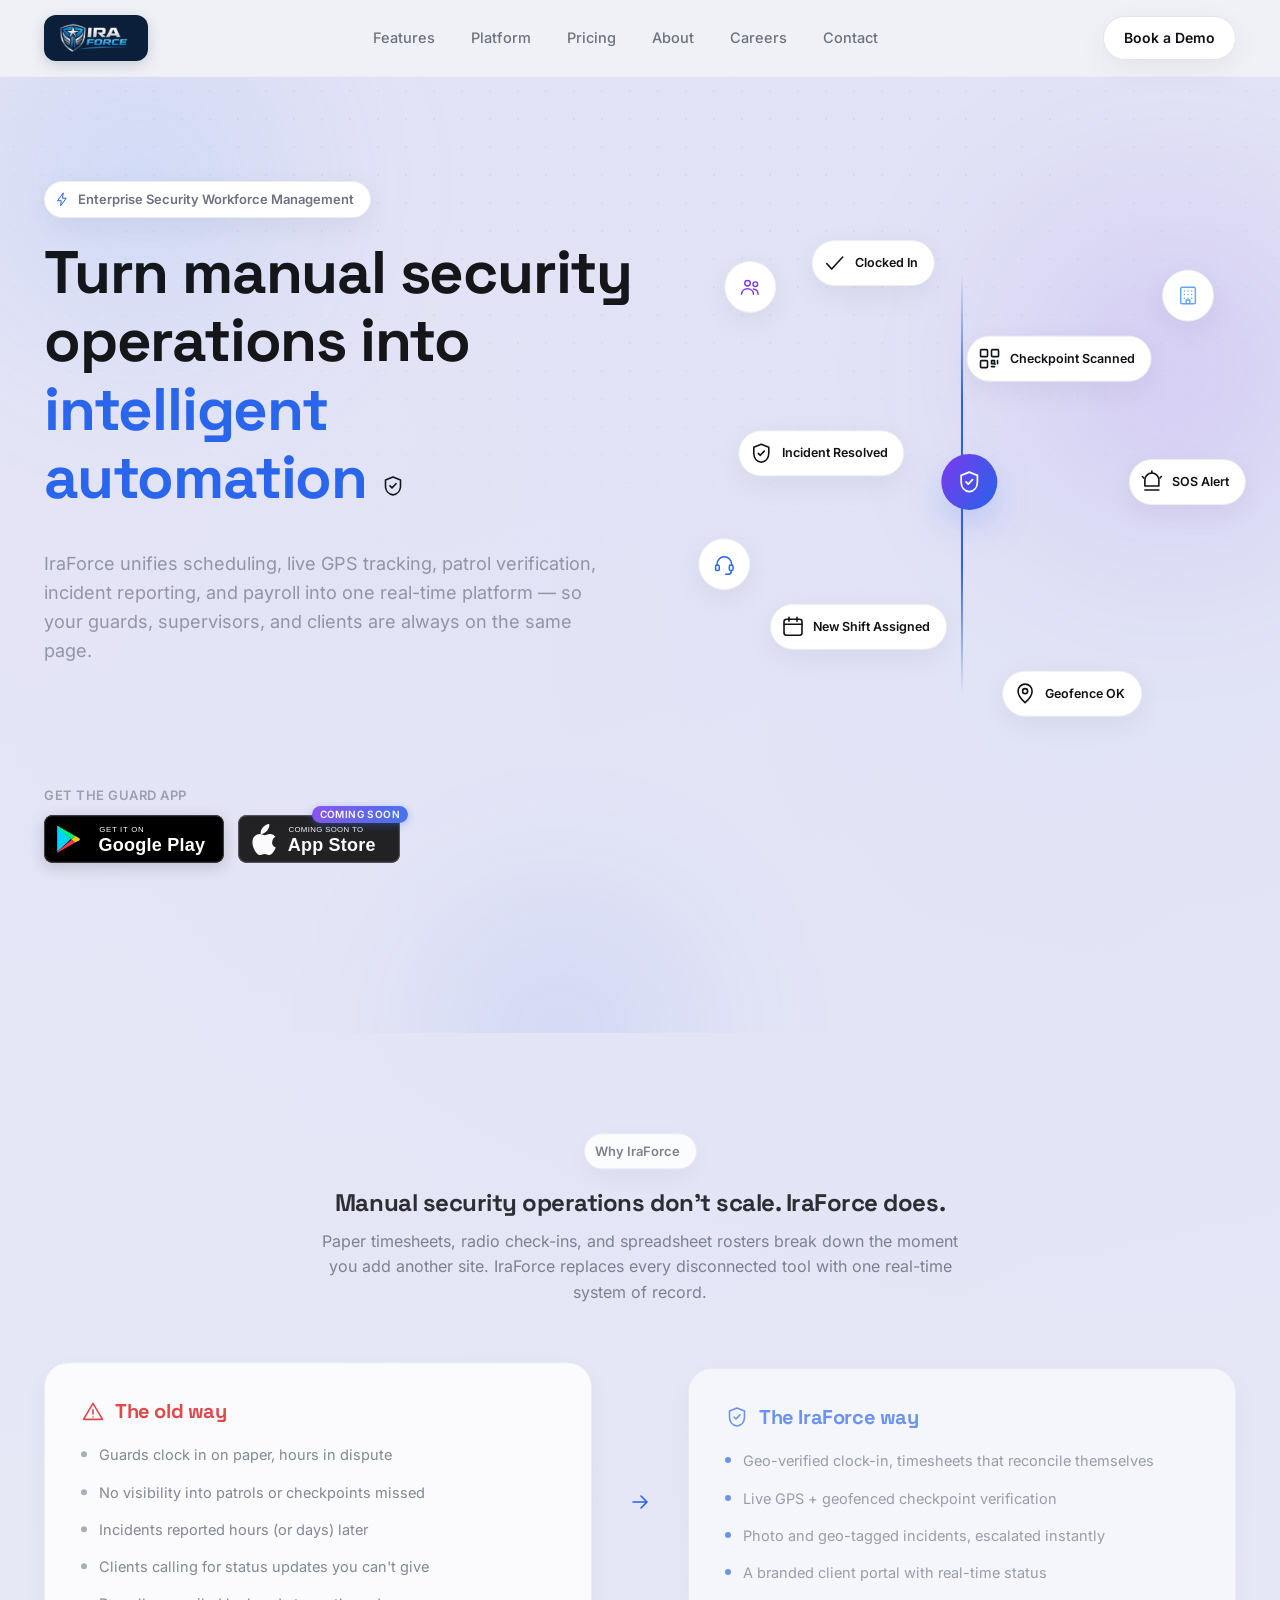
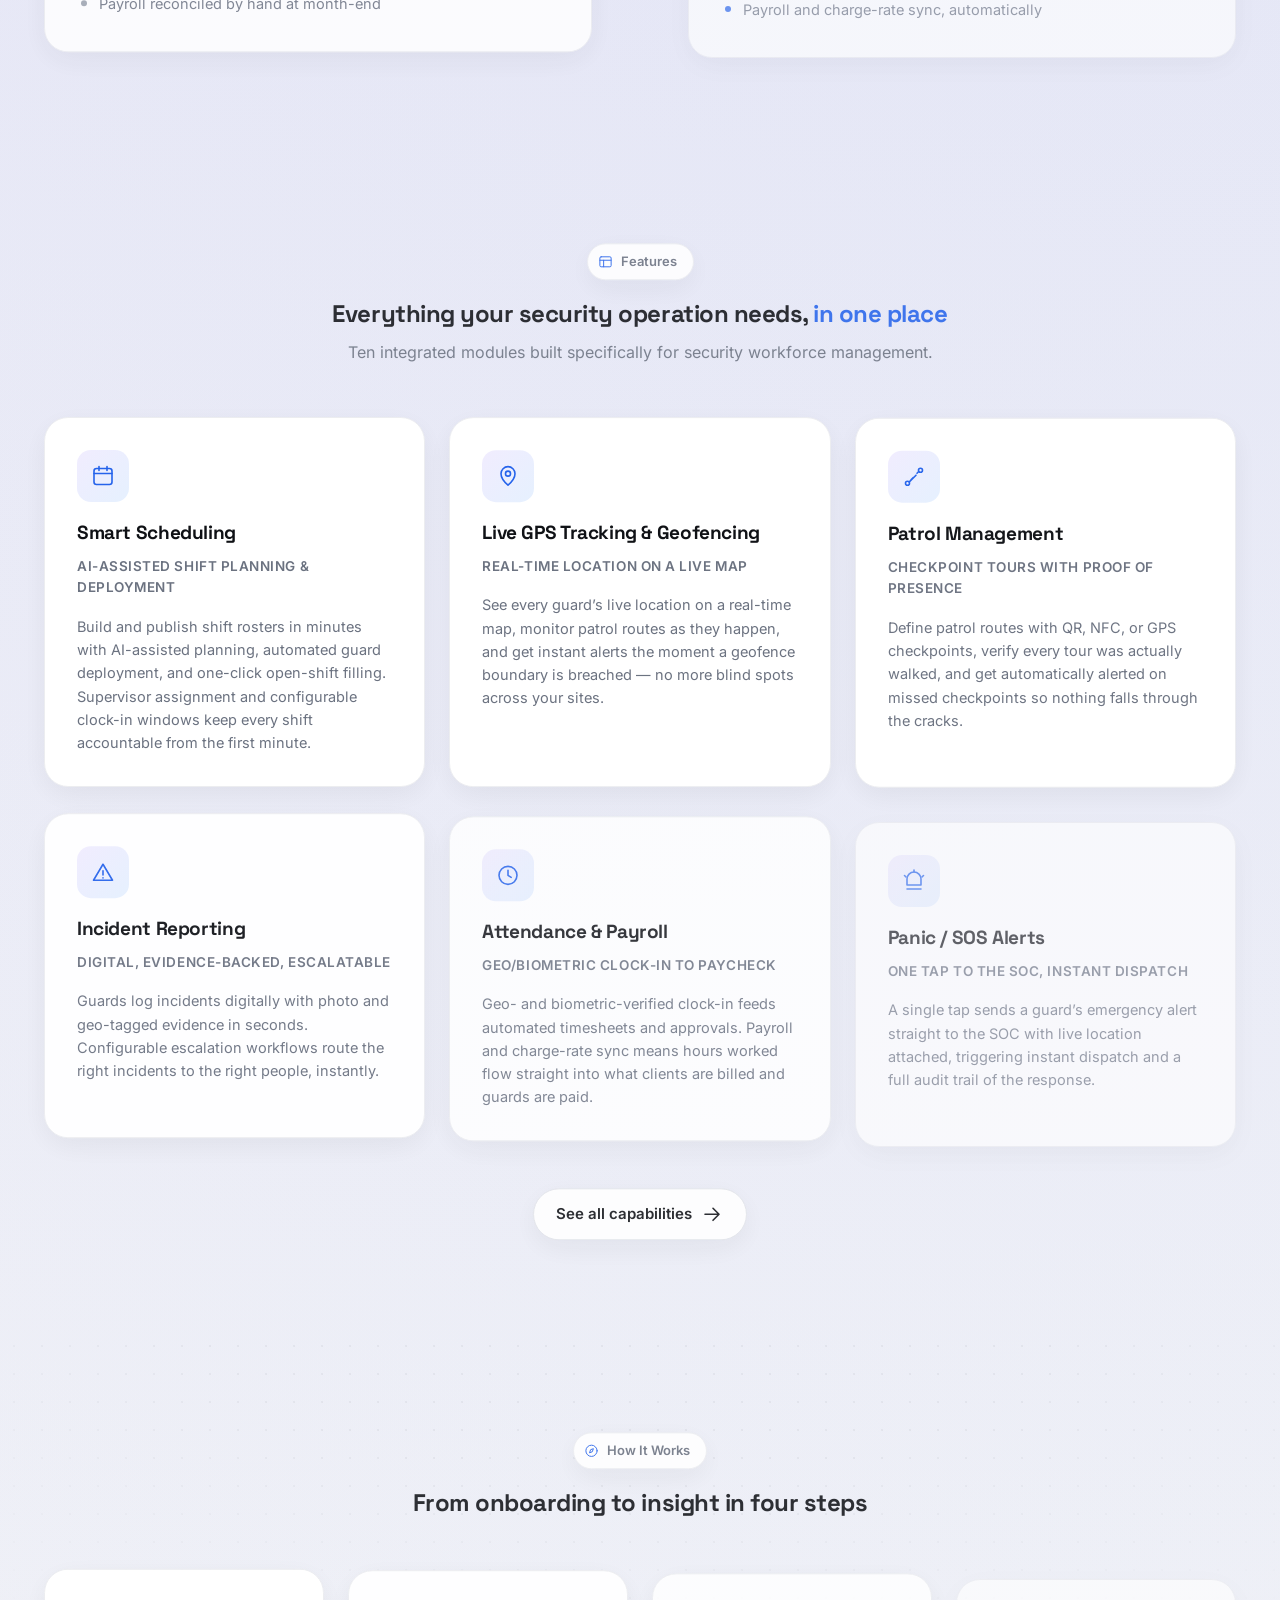
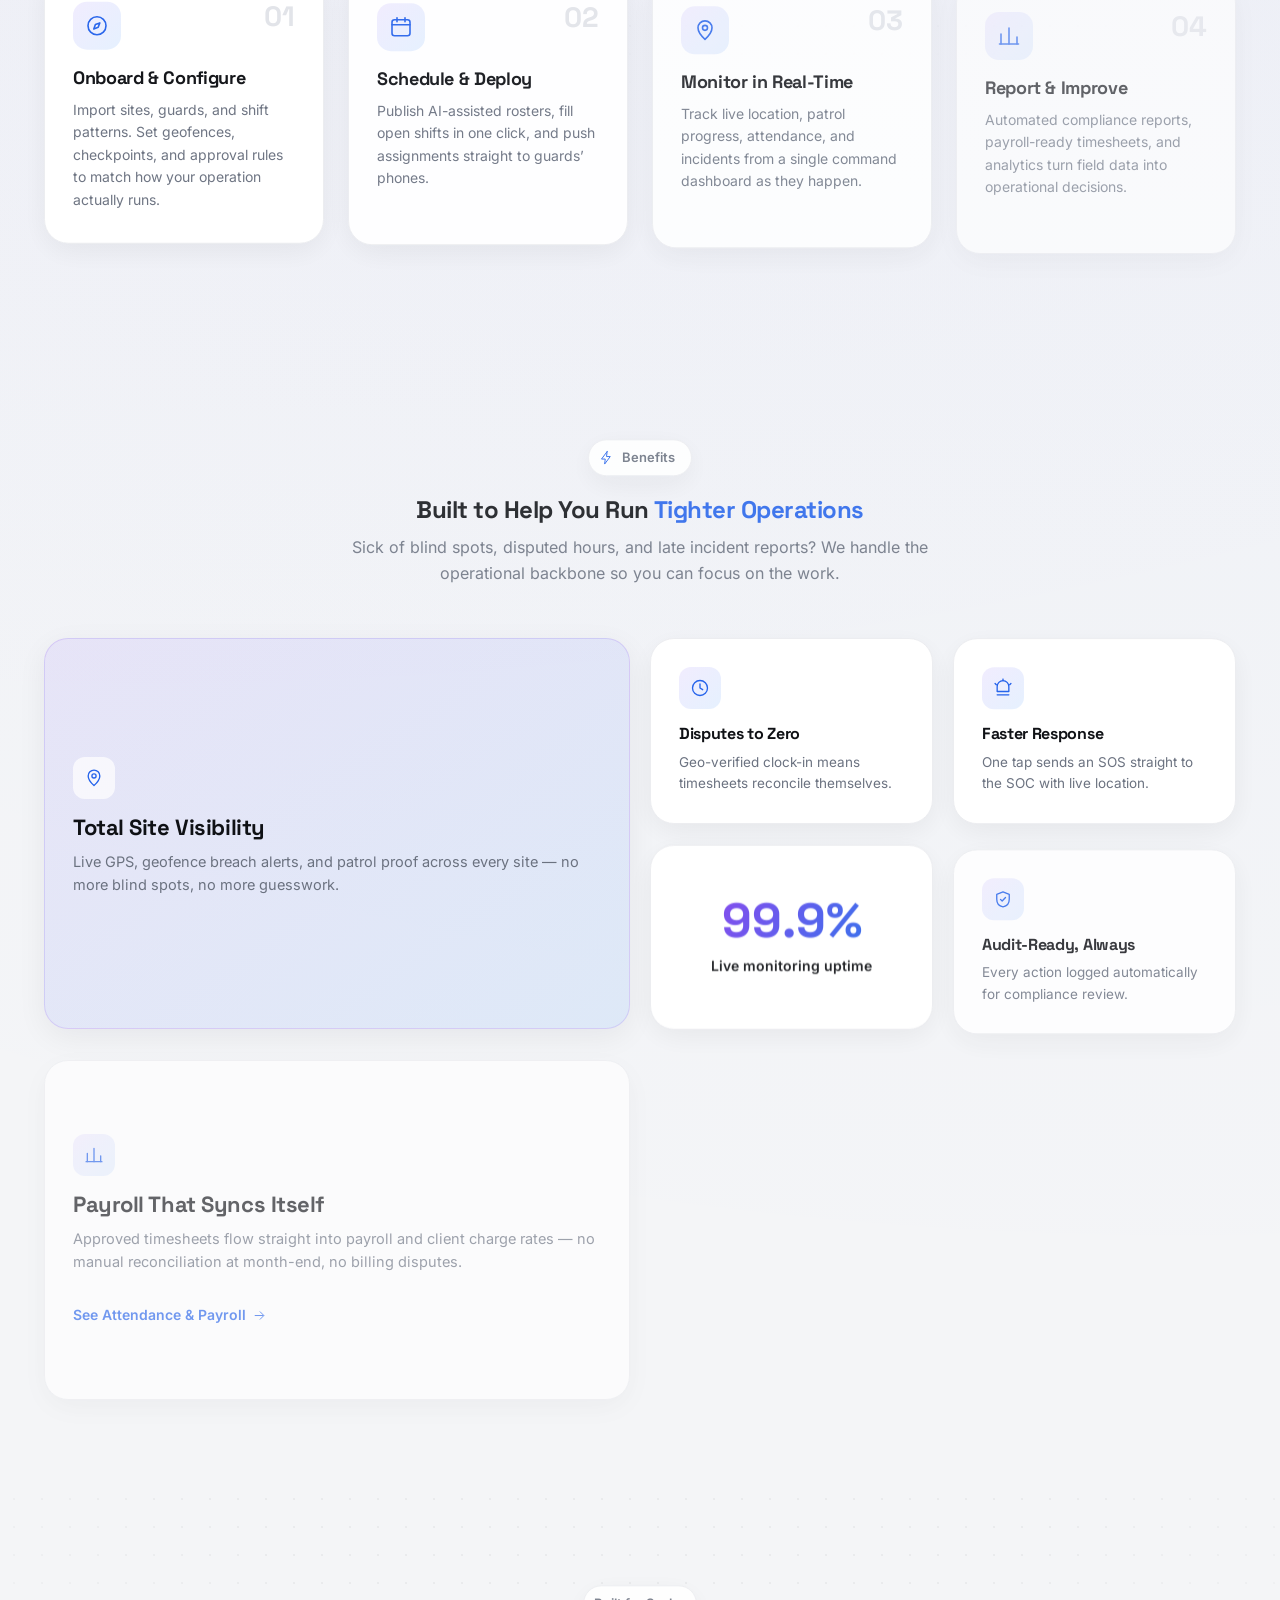
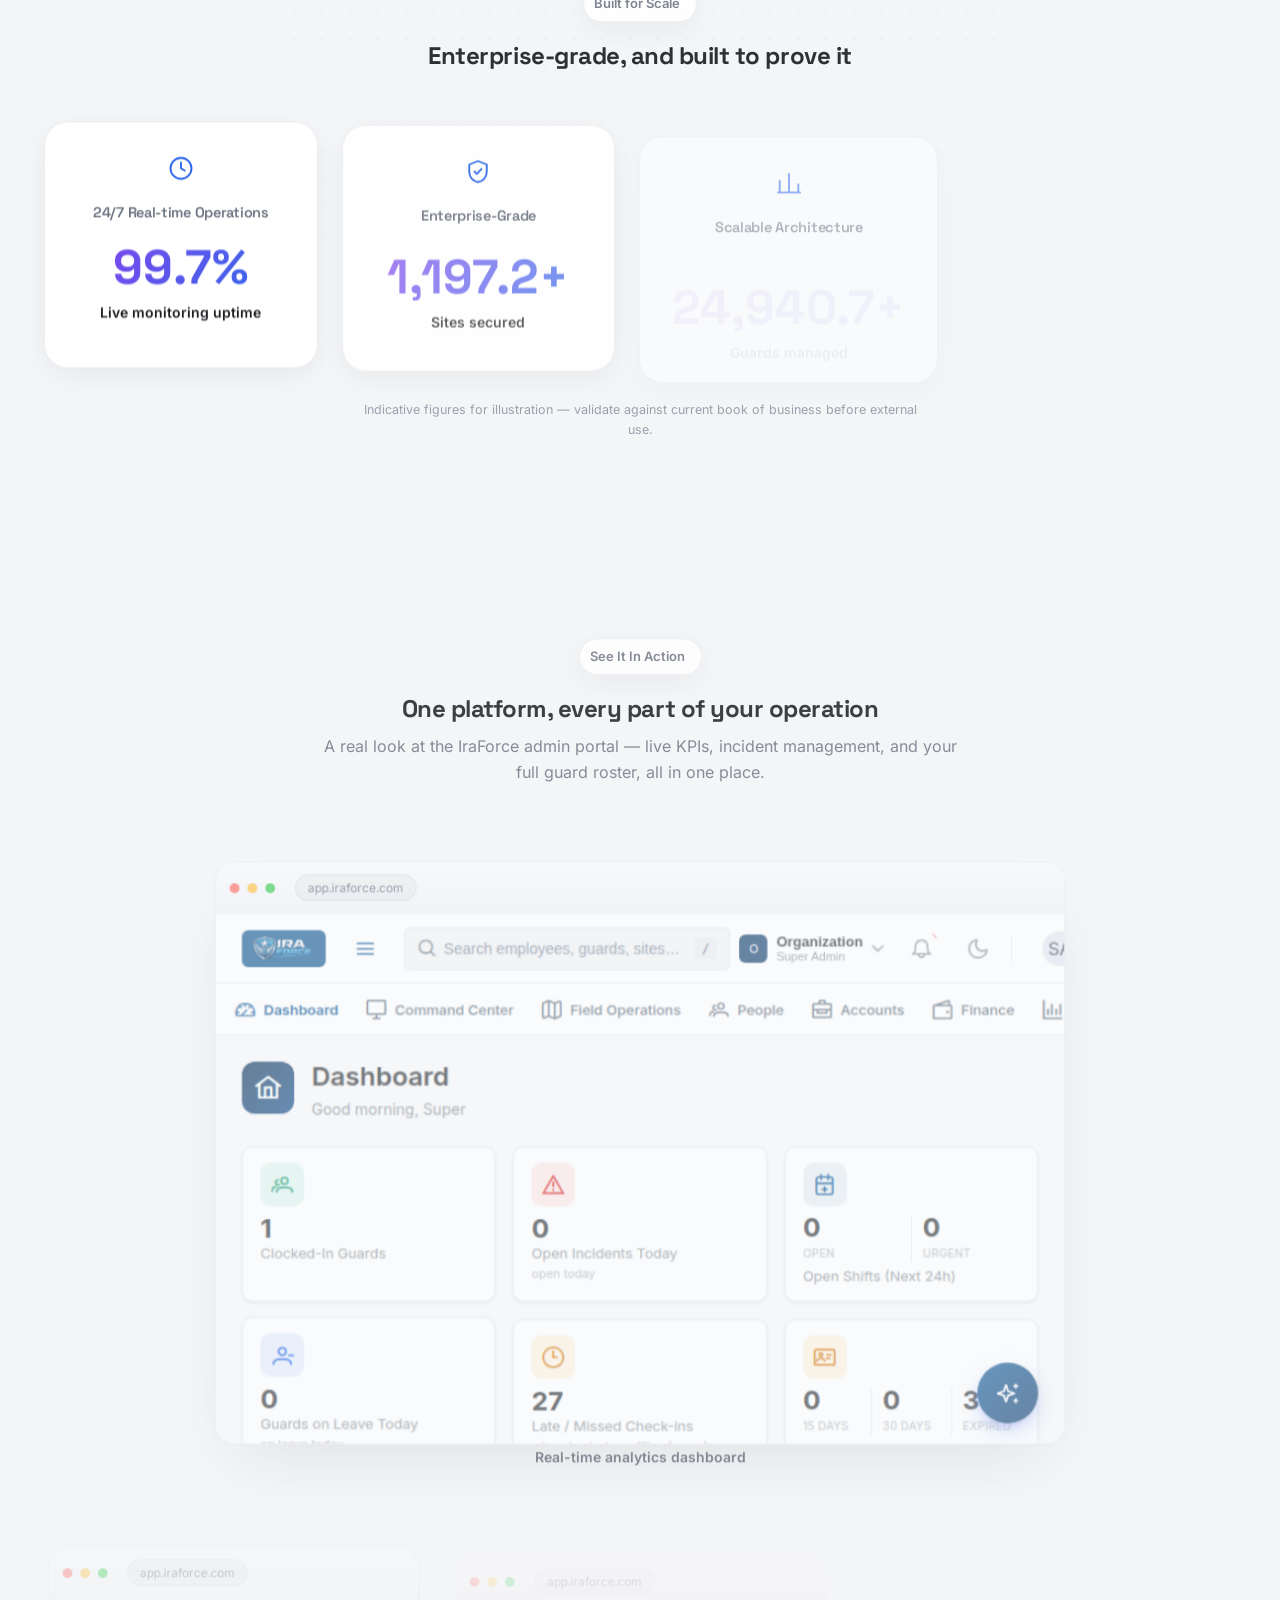
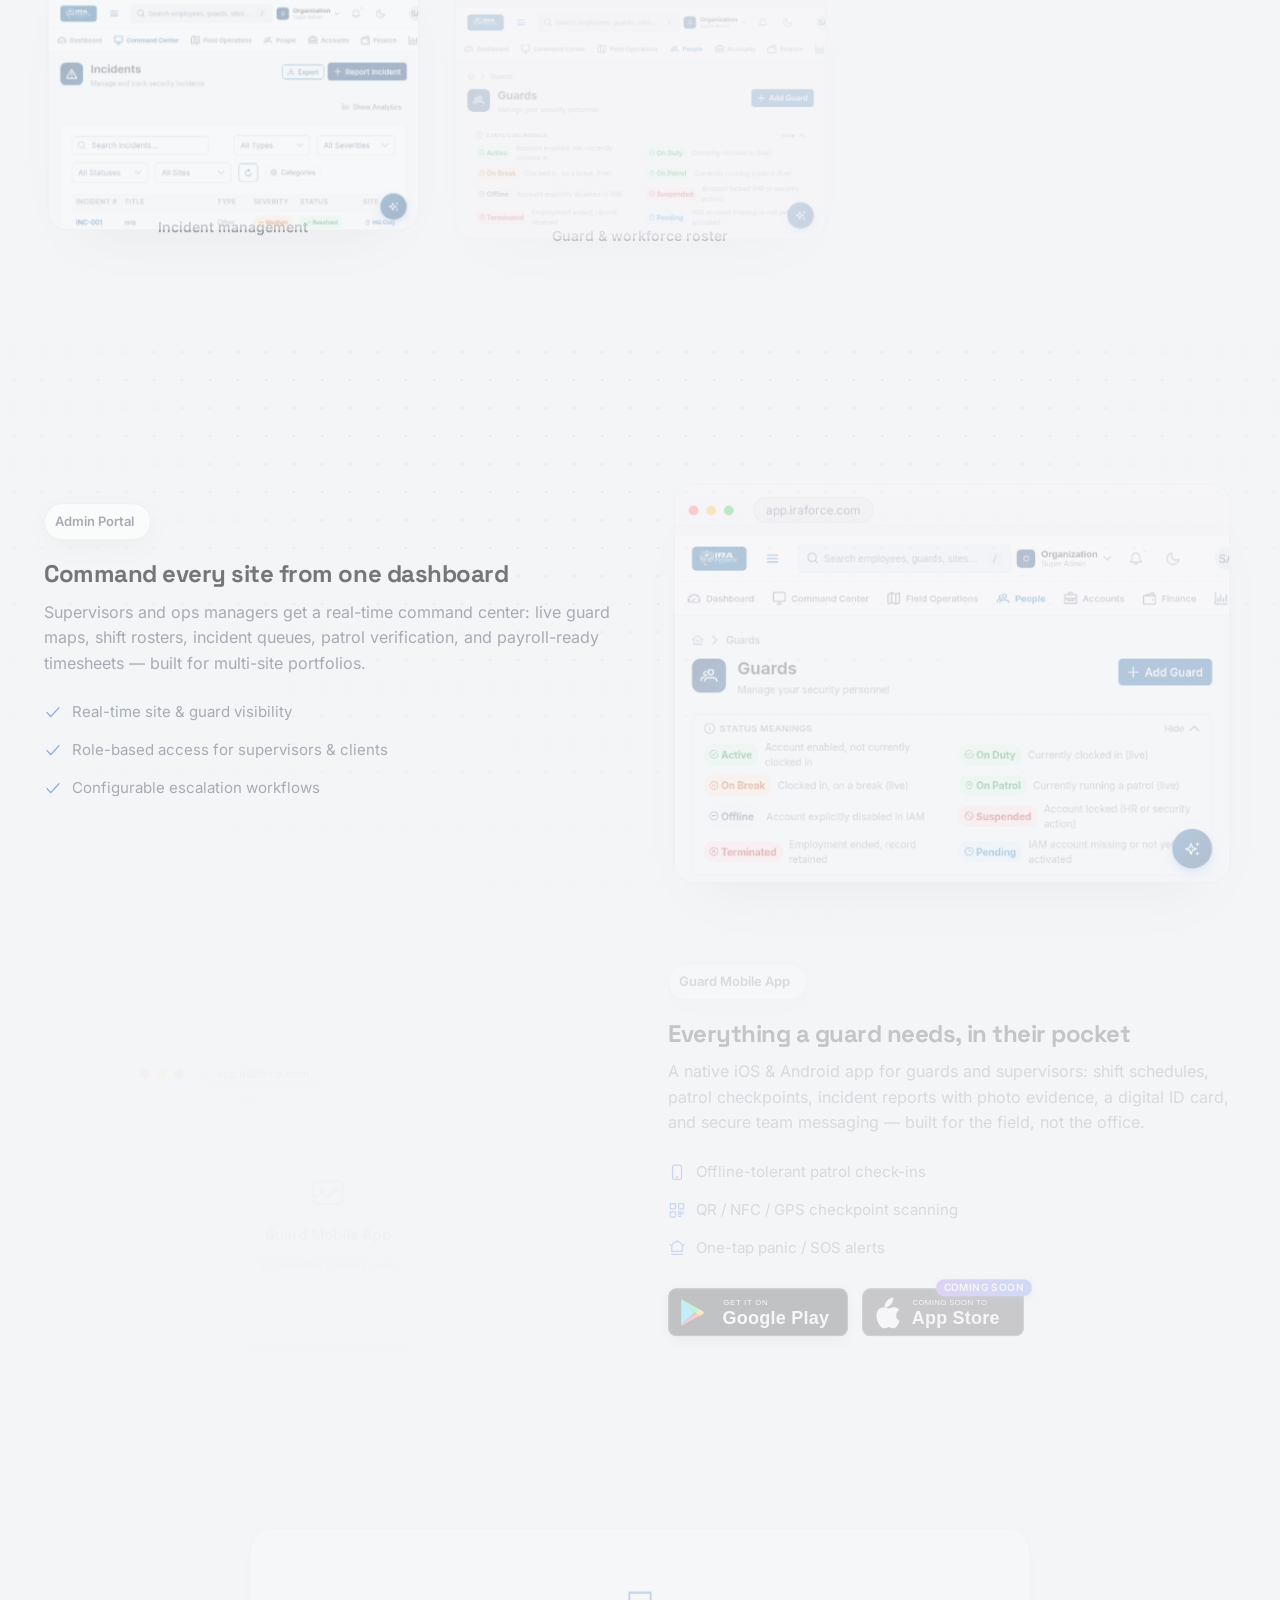
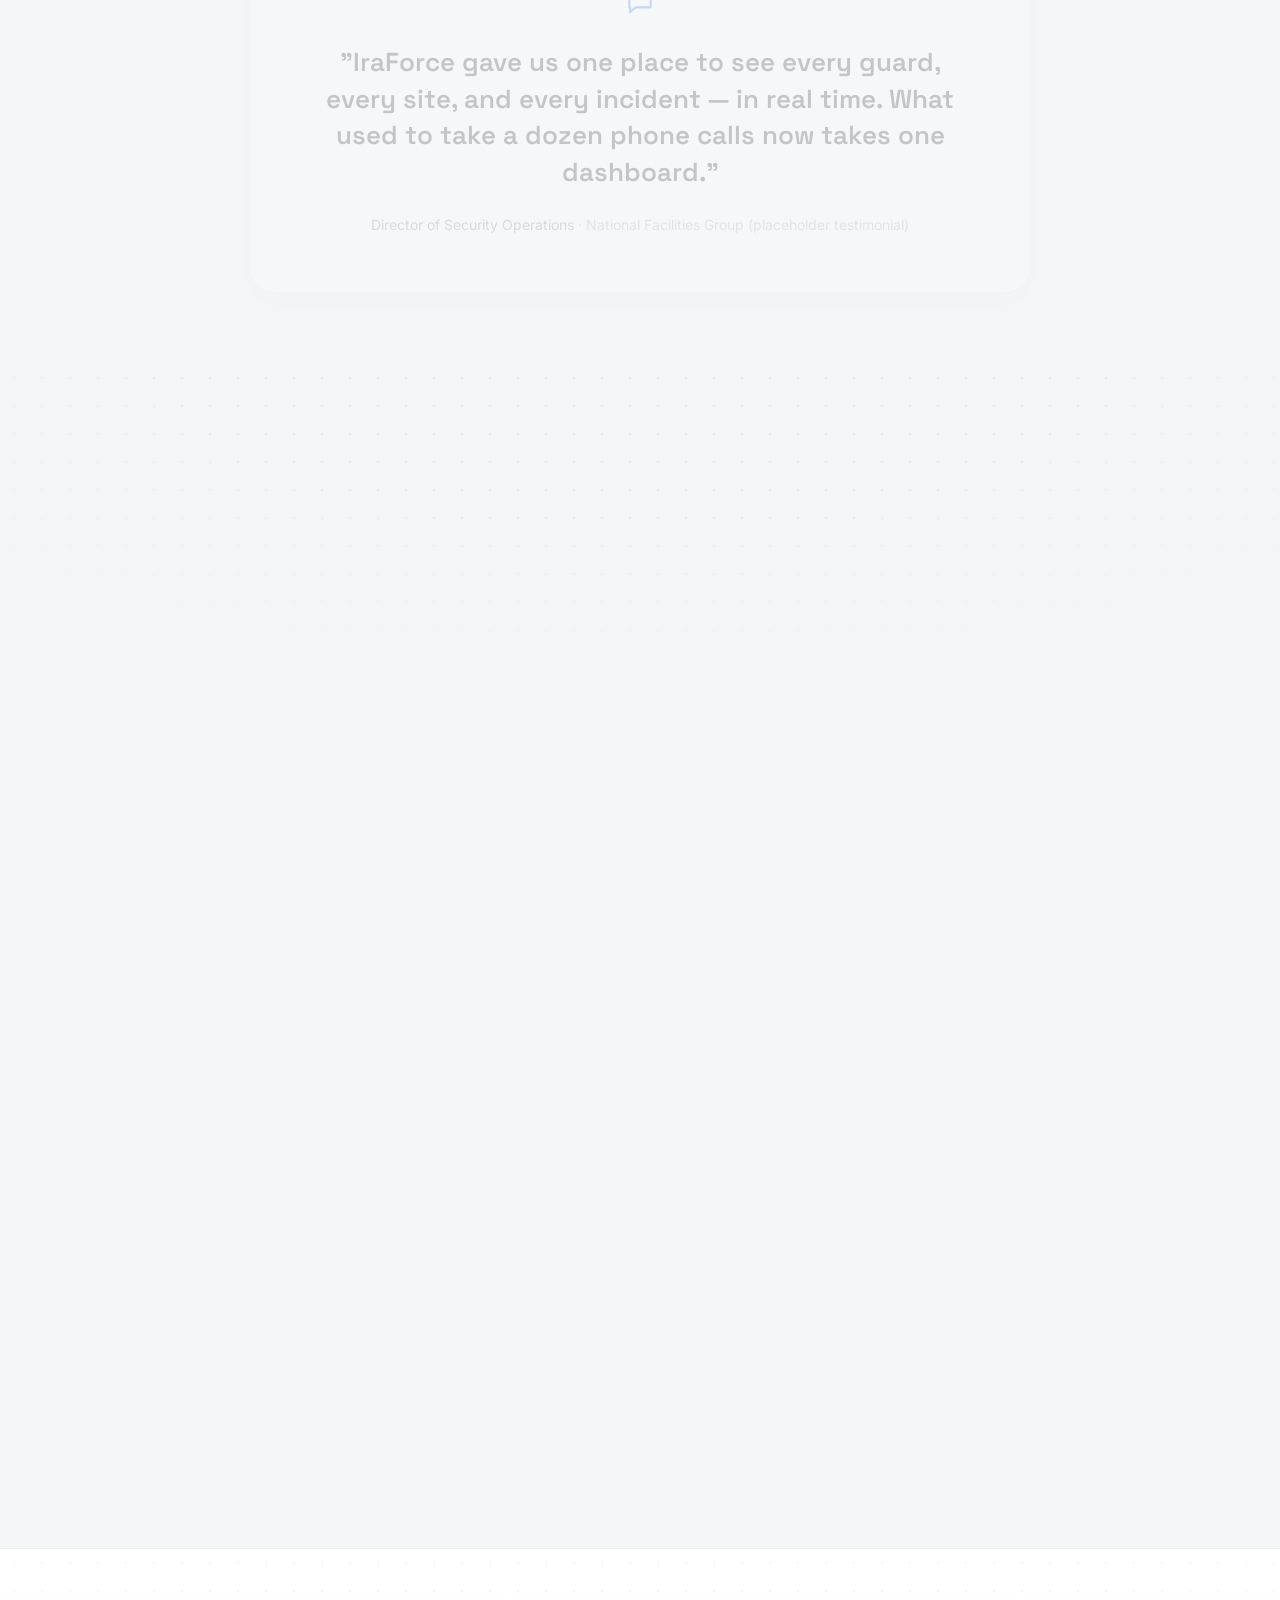
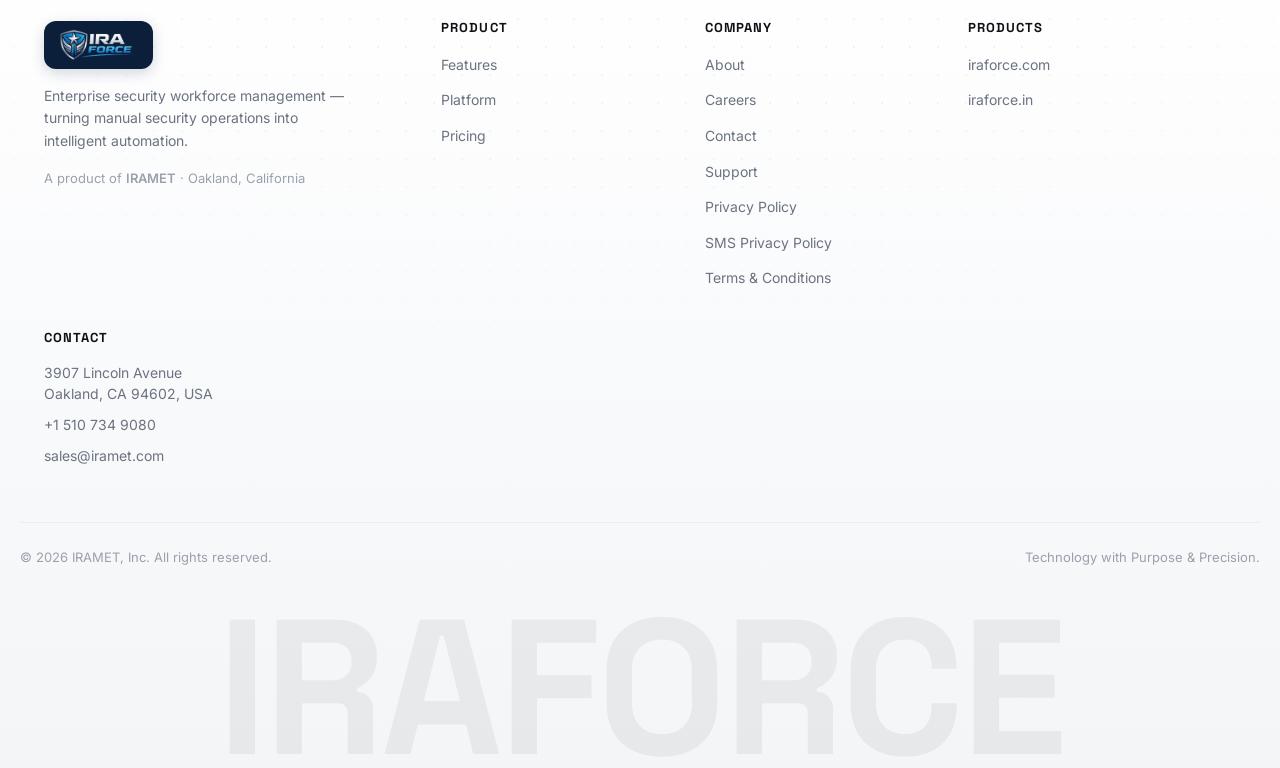
<file: index.html>
<!DOCTYPE html><html lang="en"><head><meta charset="UTF-8"><meta name="viewport" content="width=device-width, initial-scale=1"><title>IraForce | Enterprise Security Workforce Management</title><meta name="description" content="IraForce turns manual security operations into intelligent automation — smart scheduling, live GPS tracking, patrol management, incident reporting, and payroll in one real-time platform."><link rel="canonical" href="https://iraforce.com/"><!-- Open Graph --><meta property="og:type" content="website"><meta property="og:title" content="IraForce | Enterprise Security Workforce Management"><meta property="og:description" content="IraForce turns manual security operations into intelligent automation — smart scheduling, live GPS tracking, patrol management, incident reporting, and payroll in one real-time platform."><meta property="og:image" content="/og-image.png"><meta property="og:url" content="https://iraforce.com/"><meta property="og:site_name" content="IraForce"><!-- Twitter --><meta name="twitter:card" content="summary_large_image"><meta name="twitter:title" content="IraForce | Enterprise Security Workforce Management"><meta name="twitter:description" content="IraForce turns manual security operations into intelligent automation — smart scheduling, live GPS tracking, patrol management, incident reporting, and payroll in one real-time platform."><meta name="twitter:image" content="/og-image.png"><meta name="theme-color" content="#f4f5f7"><link rel="icon" type="image/png" href="/assets/favicon-32.png" sizes="32x32"><link rel="icon" type="image/png" href="/assets/favicon-16.png" sizes="16x16"><link rel="apple-touch-icon" href="/assets/favicon-180.png"><link rel="shortcut icon" href="/favicon.ico"><script>
      document.documentElement.classList.add('js');
      if (window.matchMedia('(prefers-reduced-motion: reduce)').matches) {
        document.documentElement.classList.add('reduced-motion');
      }
    </script><link rel="stylesheet" href="/_astro/Icon.D8QwF3cm.css"><style>.feature-card[data-astro-cid-a5zxh5oa]{flex-direction:column;gap:6px;height:100%;padding:32px;display:flex}.feature-icon[data-astro-cid-a5zxh5oa]{background:var(--gradient-brand-soft);width:52px;height:52px;color:var(--ira-teal);border-radius:14px;justify-content:center;align-items:center;margin-bottom:14px;display:flex}.feature-card[data-astro-cid-a5zxh5oa] h3[data-astro-cid-a5zxh5oa]{margin-bottom:6px;font-size:19px}.feature-short[data-astro-cid-a5zxh5oa]{color:var(--text-secondary);text-transform:uppercase;letter-spacing:.04em;margin-bottom:10px;font-size:13.5px;font-weight:600}.feature-desc[data-astro-cid-a5zxh5oa]{flex:1;margin-bottom:0;font-size:14.5px}.feature-link[data-astro-cid-a5zxh5oa]{color:var(--ira-teal);align-items:center;gap:6px;margin-top:18px;font-size:14px;font-weight:600;display:inline-flex}.feature-link[data-astro-cid-a5zxh5oa] .feature-link-icon{width:16px;height:16px;transition:transform .2s}.feature-link[data-astro-cid-a5zxh5oa]:hover .feature-link-icon{transform:translate(3px)}
</style><link rel="stylesheet" href="/_astro/index.BEJQd9l4.css"><style>.device-frame[data-astro-cid-5cvqzwvr]{border:1px solid var(--border-soft);background:var(--bg-panel);transform-style:preserve-3d;will-change:transform;border-radius:20px;overflow:hidden;box-shadow:0 30px 70px -24px #11111a29,0 0 0 1px #11111a05}.chrome[data-astro-cid-5cvqzwvr]{border-bottom:1px solid var(--border-soft);background:linear-gradient(#fbfbfd,#f2f3f6);align-items:center;gap:8px;padding:12px 14px;display:flex}.dot[data-astro-cid-5cvqzwvr]{border-radius:50%;width:10px;height:10px;display:inline-block}.dot-red[data-astro-cid-5cvqzwvr]{background:#ff5f57}.dot-yellow[data-astro-cid-5cvqzwvr]{background:#febc2e}.dot-green[data-astro-cid-5cvqzwvr]{background:#28c840}.chrome-url[data-astro-cid-5cvqzwvr]{color:#5b6578;background:#0f172a0d;border:1px solid #0f172a14;border-radius:999px;margin-left:12px;padding:3px 12px;font-size:12px}.frame-body[data-astro-cid-5cvqzwvr]{aspect-ratio:16/10;background:radial-gradient(circle at 30% 0,#7c3aed14,#0000 60%),#f4f5f7;position:relative}.frame-body[data-astro-cid-5cvqzwvr].has-image{background:#eef1f7}.frame-body[data-astro-cid-5cvqzwvr] img[data-astro-cid-5cvqzwvr]{object-fit:cover;object-position:top center;width:100%;height:100%;display:block}.placeholder[data-astro-cid-5cvqzwvr]{color:var(--text-muted);background-image:radial-gradient(#0f11150d 1px,#0000 1px);background-size:22px 22px;flex-direction:column;justify-content:center;align-items:center;gap:10px;display:flex;position:absolute;inset:0}.placeholder[data-astro-cid-5cvqzwvr] span[data-astro-cid-5cvqzwvr]{font-family:var(--font-display);color:var(--text-secondary);font-size:15px;font-weight:600}.placeholder[data-astro-cid-5cvqzwvr] small[data-astro-cid-5cvqzwvr]{color:var(--text-muted);font-size:12px}.frame-glow[data-astro-cid-5cvqzwvr]{background:var(--gradient-radial-glow);pointer-events:none;opacity:.5;z-index:-1;height:60%;position:absolute;inset:-20% -20% auto}
</style></head><body><a href="#main-content" class="skip-link">Skip to content</a><header class="site-nav" id="site-nav" data-astro-cid-wpvy4v7s><div class="container nav-inner" data-astro-cid-wpvy4v7s><a href="/" class="brand" aria-label="IraForce home" data-astro-cid-wpvy4v7s><img src="/assets/iraforce-logo-trimmed.png" alt="IraForce" class="brand-logo" width="373" height="151" data-astro-cid-wpvy4v7s></a><nav class="nav-links" aria-label="Primary" data-astro-cid-wpvy4v7s><ul data-astro-cid-wpvy4v7s><li data-astro-cid-wpvy4v7s><a href="/features" data-astro-cid-wpvy4v7s>Features</a></li><li data-astro-cid-wpvy4v7s><a href="/platform" data-astro-cid-wpvy4v7s>Platform</a></li><li data-astro-cid-wpvy4v7s><a href="/pricing" data-astro-cid-wpvy4v7s>Pricing</a></li><li data-astro-cid-wpvy4v7s><a href="/about" data-astro-cid-wpvy4v7s>About</a></li><li data-astro-cid-wpvy4v7s><a href="/careers" data-astro-cid-wpvy4v7s>Careers</a></li><li data-astro-cid-wpvy4v7s><a href="/contact" data-astro-cid-wpvy4v7s>Contact</a></li></ul></nav><div class="nav-actions" data-astro-cid-wpvy4v7s><a href="/contact" class="btn btn-secondary nav-cta-secondary" data-astro-cid-wpvy4v7s>Book a Demo</a></div><button class="nav-toggle" id="nav-toggle" aria-expanded="false" aria-controls="mobile-nav" aria-label="Toggle navigation menu" data-astro-cid-wpvy4v7s><span data-astro-cid-wpvy4v7s></span><span data-astro-cid-wpvy4v7s></span><span data-astro-cid-wpvy4v7s></span></button></div><div class="mobile-nav" id="mobile-nav" data-astro-cid-wpvy4v7s><ul data-astro-cid-wpvy4v7s><li data-astro-cid-wpvy4v7s><a href="/features" data-astro-cid-wpvy4v7s>Features</a></li><li data-astro-cid-wpvy4v7s><a href="/platform" data-astro-cid-wpvy4v7s>Platform</a></li><li data-astro-cid-wpvy4v7s><a href="/pricing" data-astro-cid-wpvy4v7s>Pricing</a></li><li data-astro-cid-wpvy4v7s><a href="/about" data-astro-cid-wpvy4v7s>About</a></li><li data-astro-cid-wpvy4v7s><a href="/careers" data-astro-cid-wpvy4v7s>Careers</a></li><li data-astro-cid-wpvy4v7s><a href="/contact" data-astro-cid-wpvy4v7s>Contact</a></li><li data-astro-cid-wpvy4v7s><a href="/contact" class="btn btn-primary btn-block" data-astro-cid-wpvy4v7s>Book a Demo</a></li></ul></div></header><script type="module">var e=document.getElementById(`nav-toggle`),t=document.getElementById(`mobile-nav`);e?.addEventListener(`click`,()=>{let n=t?.classList.toggle(`open`);e.setAttribute(`aria-expanded`,String(!!n))}),t?.querySelectorAll(`a`).forEach(n=>{n.addEventListener(`click`,()=>{t.classList.remove(`open`),e?.setAttribute(`aria-expanded`,`false`)})});</script><main id="main-content"><section class="hero dot-grid" data-hero data-astro-cid-lcdefpme><div class="hero-orbs" aria-hidden="true" data-astro-cid-lcdefpme><span class="orb orb-teal" data-hero-orb data-parallax="0.12" data-astro-cid-lcdefpme></span><span class="orb orb-indigo" data-hero-orb data-parallax="0.2" data-astro-cid-lcdefpme></span><span class="orb orb-blue" data-hero-orb data-parallax="0.16" data-astro-cid-lcdefpme></span></div><div class="container hero-grid" data-astro-cid-lcdefpme><div class="hero-copy" data-astro-cid-lcdefpme><span class="eyebrow" data-hero-eyebrow data-astro-cid-lcdefpme><svg class="icon eyebrow-icon" width="24" height="24" viewBox="0 0 24 24" fill="none" stroke="currentColor" stroke-width="1.6" stroke-linecap="round" stroke-linejoin="round" aria-hidden="true"><path d="M13 2 4 14h6l-1 8 9-12h-6l1-8Z"/></svg> Enterprise Security Workforce Management</span><h1 data-hero-title data-astro-cid-lcdefpme>Turn manual security operations into <span class="gradient-text" data-astro-cid-lcdefpme>intelligent automation</span> <svg class="icon title-glyph" width="24" height="24" viewBox="0 0 24 24" fill="none" stroke="currentColor" stroke-width="1.6" stroke-linecap="round" stroke-linejoin="round" aria-hidden="true"><path d="M12 3 4.5 6v6c0 5 3.2 8.4 7.5 9 4.3-.6 7.5-4 7.5-9V6L12 3Z"/><path d="m9 12 2 2 4-4.2"/></svg></h1><p class="hero-sub" data-hero-sub data-astro-cid-lcdefpme>IraForce unifies scheduling, live GPS tracking, patrol verification, incident reporting, and payroll into one real-time platform — so your guards, supervisors, and clients are always on the same page.</p><div class="hero-cta" data-hero-cta data-astro-cid-lcdefpme><a href="/contact" class="btn btn-primary" data-astro-cid-lcdefpme>Book a Demo <svg class="icon " width="24" height="24" viewBox="0 0 24 24" fill="none" stroke="currentColor" stroke-width="1.6" stroke-linecap="round" stroke-linejoin="round" aria-hidden="true"><path d="M5 12h13M13 6l6 6-6 6"/></svg></a><a href="/features" class="btn btn-secondary" data-astro-cid-lcdefpme>Explore Features</a></div><p class="store-badges-label" data-astro-cid-td5nviid>Get the Guard app</p><div class="store-badges store-badges--compact" data-astro-cid-td5nviid><a class="store-badge" href="https://play.google.com/store/apps/details?id=com.iraforce.guard&amp;pcampaignid=web_share" target="_blank" rel="noopener noreferrer" aria-label="Get the IraForce Guard app on Google Play" data-astro-cid-td5nviid><svg viewBox="0 0 150 40" width="180" height="48" role="img" aria-hidden="true" data-astro-cid-td5nviid><rect width="150" height="40" rx="7" fill="#000" data-astro-cid-td5nviid></rect><rect x="0.5" y="0.5" width="149" height="39" rx="6.5" fill="none" stroke="#3a3a3c" data-astro-cid-td5nviid></rect><!-- Google Play triangle --><g transform="translate(11 9.2)" data-astro-cid-td5nviid><path d="M0 0.6C0 0.2 0.2 0 0.5 0.05L11.2 10.9 8.4 13.7 0 21.4V0.6Z" fill="#00d3ff" data-astro-cid-td5nviid></path><path d="M0.5 0.05 15.1 8.3 12 11.4 0 0.6C0 0.3 0.2 0.05 0.5 0.05Z" fill="#00f076" data-astro-cid-td5nviid></path><path d="M12 11.4 15.1 8.3 18.4 10.2C19 10.6 19 11.5 18.4 11.9L15.1 13.8 12 11.4Z" fill="#ffc900" data-astro-cid-td5nviid></path><path d="M0 21.4 12 11.4 15.1 13.8 0.5 21.95C0.2 22 0 21.75 0 21.4Z" fill="#ff3a44" data-astro-cid-td5nviid></path></g><!-- Text --><text x="46" y="14" fill="#fff" font-family="Arial, Helvetica, sans-serif" font-size="6.5" letter-spacing="0.6" data-astro-cid-td5nviid>GET IT ON</text><text x="45.4" y="30" fill="#fff" font-family="Arial, Helvetica, sans-serif" font-size="15" font-weight="600" letter-spacing="0.2" data-astro-cid-td5nviid>Google Play</text></svg></a><span class="store-badge store-badge--soon" role="img" aria-label="IraForce Guard app coming soon to the App Store" data-astro-cid-td5nviid><svg viewBox="0 0 135 40" width="162" height="48" role="img" aria-hidden="true" data-astro-cid-td5nviid><rect width="135" height="40" rx="7" fill="#000" data-astro-cid-td5nviid></rect><rect x="0.5" y="0.5" width="134" height="39" rx="6.5" fill="none" stroke="#3a3a3c" data-astro-cid-td5nviid></rect><!-- Apple logo --><path transform="translate(12 8.5) scale(0.052)" fill="#fff" d="M318.7 268.7c-.2-36.7 16.4-64.4 50-84.8-18.8-26.9-47.2-41.7-84.7-44.6-35.5-2.8-74.3 20.7-88.5 20.7-15 0-49.4-19.7-76.4-19.7C61.4 141.2 0 184.5 0 272.5c0 26 4.8 52.8 14.3 80.5 12.7 36.5 58.6 126.1 106.5 124.6 25-.6 42.7-17.7 75.2-17.7 31.6 0 47.9 17.7 75.9 17.7 48.4-.7 89.9-82.1 102-118.7-64.7-30.5-61.2-89.4-55.2-90.2zM234.9 90.2c40.5-48.1 36.8-91.9 35.6-107.7-35.7 2.1-77 24.4-100.5 52-25.9 29.6-41.1 66.2-37.8 105.9 38.6 3 73.9-16.8 102.7-50.2z" data-astro-cid-td5nviid></path><text x="42" y="14" fill="#fff" font-family="Arial, Helvetica, sans-serif" font-size="6.5" letter-spacing="0.3" data-astro-cid-td5nviid>COMING SOON TO</text><text x="41.4" y="30" fill="#fff" font-family="Arial, Helvetica, sans-serif" font-size="15" font-weight="600" letter-spacing="0.2" data-astro-cid-td5nviid>App Store</text></svg><span class="store-badge__soon-tag" data-astro-cid-td5nviid>Coming soon</span></span></div><div class="hero-stats" data-astro-cid-lcdefpme><div class="hero-stat" data-hero-stat data-astro-cid-lcdefpme><strong data-astro-cid-lcdefpme>25,000+</strong><span data-astro-cid-lcdefpme>Guards managed</span></div><div class="hero-stat" data-hero-stat data-astro-cid-lcdefpme><strong data-astro-cid-lcdefpme>1,200+</strong><span data-astro-cid-lcdefpme>Sites secured</span></div><div class="hero-stat" data-hero-stat data-astro-cid-lcdefpme><strong data-astro-cid-lcdefpme>99.9%</strong><span data-astro-cid-lcdefpme>Platform uptime</span></div></div></div><div class="hero-visual" aria-hidden="true" data-astro-cid-lcdefpme><div class="orbit-scene" data-astro-cid-lcdefpme><span class="orbit-hub-line" data-hero-orb data-astro-cid-lcdefpme></span><span class="orbit-hub-node" data-hero-orb data-astro-cid-lcdefpme><svg class="icon " width="24" height="24" viewBox="0 0 24 24" fill="none" stroke="currentColor" stroke-width="1.6" stroke-linecap="round" stroke-linejoin="round" aria-hidden="true"><path d="M12 3 4.5 6v6c0 5 3.2 8.4 7.5 9 4.3-.6 7.5-4 7.5-9V6L12 3Z"/><path d="m9 12 2 2 4-4.2"/></svg></span><div class="orbit-node avatar-node an-1" data-hero-orb data-astro-cid-lcdefpme><span class="avatar-circle avatar-purple" data-astro-cid-lcdefpme><svg class="icon " width="24" height="24" viewBox="0 0 24 24" fill="none" stroke="currentColor" stroke-width="1.6" stroke-linecap="round" stroke-linejoin="round" aria-hidden="true"><circle cx="9" cy="8" r="3"/><path d="M2.5 20c0-3.6 2.9-6 6.5-6s6.5 2.4 6.5 6"/><circle cx="17.5" cy="9" r="2.5"/><path d="M15.5 14.2c2.9.4 5 2.6 5 5.8"/></svg></span></div><div class="orbit-node avatar-node an-2" data-hero-orb data-astro-cid-lcdefpme><span class="avatar-circle avatar-blue" data-astro-cid-lcdefpme><svg class="icon " width="24" height="24" viewBox="0 0 24 24" fill="none" stroke="currentColor" stroke-width="1.6" stroke-linecap="round" stroke-linejoin="round" aria-hidden="true"><path d="M4 13v-1a8 8 0 0 1 16 0v1"/><rect x="2.5" y="13" width="4" height="6" rx="1.5"/><rect x="17.5" y="13" width="4" height="6" rx="1.5"/><path d="M19.5 19.5v.5a3 3 0 0 1-3 3h-3"/></svg></span></div><div class="orbit-node avatar-node an-3" data-hero-orb data-astro-cid-lcdefpme><span class="avatar-circle avatar-teal" data-astro-cid-lcdefpme><svg class="icon " width="24" height="24" viewBox="0 0 24 24" fill="none" stroke="currentColor" stroke-width="1.6" stroke-linecap="round" stroke-linejoin="round" aria-hidden="true"><rect x="4" y="3" width="16" height="18" rx="1.5"/><path d="M8 7h.01M12 7h.01M16 7h.01M8 11h.01M12 11h.01M16 11h.01M8 15h.01M12 15h.01M16 15h.01M10 21v-4h4v4"/></svg></span></div><div class="orbit-node chip-node cn-1" data-hero-orb data-parallax="0.05" data-astro-cid-lcdefpme><svg class="icon chip-icon chip-success" width="24" height="24" viewBox="0 0 24 24" fill="none" stroke="currentColor" stroke-width="1.6" stroke-linecap="round" stroke-linejoin="round" aria-hidden="true"><path d="M4 12.5 9 18 20 6"/></svg> Clocked In</div><div class="orbit-node chip-node cn-2" data-hero-orb data-parallax="0.08" data-astro-cid-lcdefpme><svg class="icon chip-icon chip-blue" width="24" height="24" viewBox="0 0 24 24" fill="none" stroke="currentColor" stroke-width="1.6" stroke-linecap="round" stroke-linejoin="round" aria-hidden="true"><rect x="3" y="3" width="7" height="7" rx="1"/><rect x="14" y="3" width="7" height="7" rx="1"/><rect x="3" y="14" width="7" height="7" rx="1"/><path d="M14 14h3v3h-3zM20 14v3M14 20h3M17.5 17.5h.01"/></svg> Checkpoint Scanned</div><div class="orbit-node chip-node cn-3" data-hero-orb data-parallax="0.06" data-astro-cid-lcdefpme><svg class="icon chip-icon chip-success" width="24" height="24" viewBox="0 0 24 24" fill="none" stroke="currentColor" stroke-width="1.6" stroke-linecap="round" stroke-linejoin="round" aria-hidden="true"><path d="M12 3 4.5 6v6c0 5 3.2 8.4 7.5 9 4.3-.6 7.5-4 7.5-9V6L12 3Z"/><path d="m9 12 2 2 4-4.2"/></svg> Incident Resolved</div><div class="orbit-node chip-node cn-4" data-hero-orb data-parallax="0.1" data-astro-cid-lcdefpme><svg class="icon chip-icon chip-alert" width="24" height="24" viewBox="0 0 24 24" fill="none" stroke="currentColor" stroke-width="1.6" stroke-linecap="round" stroke-linejoin="round" aria-hidden="true"><path d="M12 3a7 7 0 0 1 7 7v6H5v-6a7 7 0 0 1 7-7Z"/><path d="M5 20h14M12 3V1M4 8 2.5 6.5M20 8l1.5-1.5"/></svg> SOS Alert</div><div class="orbit-node chip-node cn-5" data-hero-orb data-parallax="0.07" data-astro-cid-lcdefpme><svg class="icon chip-icon chip-purple" width="24" height="24" viewBox="0 0 24 24" fill="none" stroke="currentColor" stroke-width="1.6" stroke-linecap="round" stroke-linejoin="round" aria-hidden="true"><rect x="3" y="4.5" width="18" height="16" rx="2.5"/><path d="M16 2.5v4M8 2.5v4M3 9.5h18"/></svg> New Shift Assigned</div><div class="orbit-node chip-node cn-6" data-hero-orb data-parallax="0.09" data-astro-cid-lcdefpme><svg class="icon chip-icon chip-blue" width="24" height="24" viewBox="0 0 24 24" fill="none" stroke="currentColor" stroke-width="1.6" stroke-linecap="round" stroke-linejoin="round" aria-hidden="true"><path d="M12 21s7-6.2 7-11.5A7 7 0 0 0 5 9.5C5 14.8 12 21 12 21Z"/><circle cx="12" cy="9.5" r="2.5"/></svg> Geofence OK</div></div></div></div></section><section class="section problem-solution" data-astro-cid-lcdefpme><div class="container" data-astro-cid-lcdefpme><div class="section-head center" data-reveal data-astro-cid-lcdefpme><span class="eyebrow" data-astro-cid-lcdefpme>Why IraForce</span><h2 data-astro-cid-lcdefpme>Manual security operations don't scale. IraForce does.</h2><p data-astro-cid-lcdefpme>Paper timesheets, radio check-ins, and spreadsheet rosters break down the moment you add another site. IraForce replaces every disconnected tool with one real-time system of record.</p></div><div class="ps-grid" data-reveal-group data-astro-cid-lcdefpme><div class="ps-card ps-problem glass-card" data-reveal-item data-astro-cid-lcdefpme><div class="ps-card-inner" data-astro-cid-lcdefpme><h3 data-astro-cid-lcdefpme><svg class="icon " width="24" height="24" viewBox="0 0 24 24" fill="none" stroke="currentColor" stroke-width="1.6" stroke-linecap="round" stroke-linejoin="round" aria-hidden="true"><path d="M12 4 2.5 20h19L12 4Z"/><path d="M12 10.5v4.2M12 17.7h.01"/></svg> The old way</h3><ul data-astro-cid-lcdefpme><li data-astro-cid-lcdefpme>Guards clock in on paper, hours in dispute</li><li data-astro-cid-lcdefpme>No visibility into patrols or checkpoints missed</li><li data-astro-cid-lcdefpme>Incidents reported hours (or days) later</li><li data-astro-cid-lcdefpme>Clients calling for status updates you can't give</li><li data-astro-cid-lcdefpme>Payroll reconciled by hand at month-end</li></ul></div></div><div class="ps-arrow" aria-hidden="true" data-astro-cid-lcdefpme><svg class="icon " width="24" height="24" viewBox="0 0 24 24" fill="none" stroke="currentColor" stroke-width="1.6" stroke-linecap="round" stroke-linejoin="round" aria-hidden="true"><path d="M5 12h13M13 6l6 6-6 6"/></svg></div><div class="ps-card ps-solution glass-card" data-reveal-item data-astro-cid-lcdefpme><div class="ps-card-inner" data-astro-cid-lcdefpme><h3 data-astro-cid-lcdefpme><svg class="icon " width="24" height="24" viewBox="0 0 24 24" fill="none" stroke="currentColor" stroke-width="1.6" stroke-linecap="round" stroke-linejoin="round" aria-hidden="true"><path d="M12 3 4.5 6v6c0 5 3.2 8.4 7.5 9 4.3-.6 7.5-4 7.5-9V6L12 3Z"/><path d="m9 12 2 2 4-4.2"/></svg> The IraForce way</h3><ul data-astro-cid-lcdefpme><li data-astro-cid-lcdefpme>Geo-verified clock-in, timesheets that reconcile themselves</li><li data-astro-cid-lcdefpme>Live GPS + geofenced checkpoint verification</li><li data-astro-cid-lcdefpme>Photo and geo-tagged incidents, escalated instantly</li><li data-astro-cid-lcdefpme>A branded client portal with real-time status</li><li data-astro-cid-lcdefpme>Payroll and charge-rate sync, automatically</li></ul></div></div></div></div></section><section class="section features-band" id="features" data-astro-cid-lcdefpme><div class="container" data-astro-cid-lcdefpme><div class="section-head center" data-reveal data-astro-cid-lcdefpme><span class="eyebrow" data-astro-cid-lcdefpme><svg class="icon eyebrow-icon" width="24" height="24" viewBox="0 0 24 24" fill="none" stroke="currentColor" stroke-width="1.6" stroke-linecap="round" stroke-linejoin="round" aria-hidden="true"><rect x="3" y="4" width="18" height="16" rx="2"/><path d="M3 9.5h18M9 9.5V20"/></svg> Features</span><h2 data-astro-cid-lcdefpme>Everything your security operation needs, <span class="gradient-text" data-astro-cid-lcdefpme>in one place</span></h2><p data-astro-cid-lcdefpme>Ten integrated modules built specifically for security workforce management.</p></div><div class="features-grid" data-reveal-group data-astro-cid-lcdefpme><article class="feature-card glass-card" data-reveal-item data-astro-cid-a5zxh5oa><div class="feature-icon" aria-hidden="true" data-astro-cid-a5zxh5oa><svg class="icon " width="24" height="24" viewBox="0 0 24 24" fill="none" stroke="currentColor" stroke-width="1.6" stroke-linecap="round" stroke-linejoin="round" aria-hidden="true"><rect x="3" y="4.5" width="18" height="16" rx="2.5"/><path d="M16 2.5v4M8 2.5v4M3 9.5h18"/></svg></div><h3 data-astro-cid-a5zxh5oa>Smart Scheduling</h3><p class="feature-short" data-astro-cid-a5zxh5oa>AI-assisted shift planning &amp; deployment</p><p class="feature-desc" data-astro-cid-a5zxh5oa>Build and publish shift rosters in minutes with AI-assisted planning, automated guard deployment, and one-click open-shift filling. Supervisor assignment and configurable clock-in windows keep every shift accountable from the first minute.</p></article><article class="feature-card glass-card" data-reveal-item data-astro-cid-a5zxh5oa><div class="feature-icon" aria-hidden="true" data-astro-cid-a5zxh5oa><svg class="icon " width="24" height="24" viewBox="0 0 24 24" fill="none" stroke="currentColor" stroke-width="1.6" stroke-linecap="round" stroke-linejoin="round" aria-hidden="true"><path d="M12 21s7-6.2 7-11.5A7 7 0 0 0 5 9.5C5 14.8 12 21 12 21Z"/><circle cx="12" cy="9.5" r="2.5"/></svg></div><h3 data-astro-cid-a5zxh5oa>Live GPS Tracking &amp; Geofencing</h3><p class="feature-short" data-astro-cid-a5zxh5oa>Real-time location on a live map</p><p class="feature-desc" data-astro-cid-a5zxh5oa>See every guard’s live location on a real-time map, monitor patrol routes as they happen, and get instant alerts the moment a geofence boundary is breached — no more blind spots across your sites.</p></article><article class="feature-card glass-card" data-reveal-item data-astro-cid-a5zxh5oa><div class="feature-icon" aria-hidden="true" data-astro-cid-a5zxh5oa><svg class="icon " width="24" height="24" viewBox="0 0 24 24" fill="none" stroke="currentColor" stroke-width="1.6" stroke-linecap="round" stroke-linejoin="round" aria-hidden="true"><circle cx="5.5" cy="18.5" r="2"/><circle cx="18.5" cy="5.5" r="2"/><path d="M7.3 17.2 14 10.5M16.7 6.8 15 8.5M9 15l2-2"/></svg></div><h3 data-astro-cid-a5zxh5oa>Patrol Management</h3><p class="feature-short" data-astro-cid-a5zxh5oa>Checkpoint tours with proof of presence</p><p class="feature-desc" data-astro-cid-a5zxh5oa>Define patrol routes with QR, NFC, or GPS checkpoints, verify every tour was actually walked, and get automatically alerted on missed checkpoints so nothing falls through the cracks.</p></article><article class="feature-card glass-card" data-reveal-item data-astro-cid-a5zxh5oa><div class="feature-icon" aria-hidden="true" data-astro-cid-a5zxh5oa><svg class="icon " width="24" height="24" viewBox="0 0 24 24" fill="none" stroke="currentColor" stroke-width="1.6" stroke-linecap="round" stroke-linejoin="round" aria-hidden="true"><path d="M12 4 2.5 20h19L12 4Z"/><path d="M12 10.5v4.2M12 17.7h.01"/></svg></div><h3 data-astro-cid-a5zxh5oa>Incident Reporting</h3><p class="feature-short" data-astro-cid-a5zxh5oa>Digital, evidence-backed, escalatable</p><p class="feature-desc" data-astro-cid-a5zxh5oa>Guards log incidents digitally with photo and geo-tagged evidence in seconds. Configurable escalation workflows route the right incidents to the right people, instantly.</p></article><article class="feature-card glass-card" data-reveal-item data-astro-cid-a5zxh5oa><div class="feature-icon" aria-hidden="true" data-astro-cid-a5zxh5oa><svg class="icon " width="24" height="24" viewBox="0 0 24 24" fill="none" stroke="currentColor" stroke-width="1.6" stroke-linecap="round" stroke-linejoin="round" aria-hidden="true"><circle cx="12" cy="12" r="9"/><path d="M12 7v5l3.2 2"/></svg></div><h3 data-astro-cid-a5zxh5oa>Attendance &amp; Payroll</h3><p class="feature-short" data-astro-cid-a5zxh5oa>Geo/biometric clock-in to paycheck</p><p class="feature-desc" data-astro-cid-a5zxh5oa>Geo- and biometric-verified clock-in feeds automated timesheets and approvals. Payroll and charge-rate sync means hours worked flow straight into what clients are billed and guards are paid.</p></article><article class="feature-card glass-card" data-reveal-item data-astro-cid-a5zxh5oa><div class="feature-icon" aria-hidden="true" data-astro-cid-a5zxh5oa><svg class="icon " width="24" height="24" viewBox="0 0 24 24" fill="none" stroke="currentColor" stroke-width="1.6" stroke-linecap="round" stroke-linejoin="round" aria-hidden="true"><path d="M12 3a7 7 0 0 1 7 7v6H5v-6a7 7 0 0 1 7-7Z"/><path d="M5 20h14M12 3V1M4 8 2.5 6.5M20 8l1.5-1.5"/></svg></div><h3 data-astro-cid-a5zxh5oa>Panic / SOS Alerts</h3><p class="feature-short" data-astro-cid-a5zxh5oa>One tap to the SOC, instant dispatch</p><p class="feature-desc" data-astro-cid-a5zxh5oa>A single tap sends a guard’s emergency alert straight to the SOC with live location attached, triggering instant dispatch and a full audit trail of the response.</p></article></div><div class="features-more" data-reveal data-astro-cid-lcdefpme><a href="/features" class="btn btn-secondary" data-astro-cid-lcdefpme>See all capabilities <svg class="icon " width="24" height="24" viewBox="0 0 24 24" fill="none" stroke="currentColor" stroke-width="1.6" stroke-linecap="round" stroke-linejoin="round" aria-hidden="true"><path d="M5 12h13M13 6l6 6-6 6"/></svg></a></div></div></section><section class="section how-it-works dot-grid" data-astro-cid-lcdefpme><div class="container" data-astro-cid-lcdefpme><div class="section-head center" data-reveal data-astro-cid-lcdefpme><span class="eyebrow" data-astro-cid-lcdefpme><svg class="icon eyebrow-icon" width="24" height="24" viewBox="0 0 24 24" fill="none" stroke="currentColor" stroke-width="1.6" stroke-linecap="round" stroke-linejoin="round" aria-hidden="true"><circle cx="12" cy="12" r="9"/><path d="m14.8 9.2-1.6 4.4-4.4 1.6 1.6-4.4z"/></svg> How It Works</span><h2 data-astro-cid-lcdefpme>From onboarding to insight in four steps</h2></div><div class="steps-grid" data-reveal-group data-astro-cid-lcdefpme><div class="step-card glass-card" data-reveal-item data-astro-cid-lcdefpme><span class="step-number" data-astro-cid-lcdefpme>01</span><div class="step-icon" data-astro-cid-lcdefpme><svg class="icon " width="24" height="24" viewBox="0 0 24 24" fill="none" stroke="currentColor" stroke-width="1.6" stroke-linecap="round" stroke-linejoin="round" aria-hidden="true"><circle cx="12" cy="12" r="9"/><path d="m14.8 9.2-1.6 4.4-4.4 1.6 1.6-4.4z"/></svg></div><h3 data-astro-cid-lcdefpme>Onboard &amp; Configure</h3><p data-astro-cid-lcdefpme>Import sites, guards, and shift patterns. Set geofences, checkpoints, and approval rules to match how your operation actually runs.</p></div><div class="step-card glass-card" data-reveal-item data-astro-cid-lcdefpme><span class="step-number" data-astro-cid-lcdefpme>02</span><div class="step-icon" data-astro-cid-lcdefpme><svg class="icon " width="24" height="24" viewBox="0 0 24 24" fill="none" stroke="currentColor" stroke-width="1.6" stroke-linecap="round" stroke-linejoin="round" aria-hidden="true"><rect x="3" y="4.5" width="18" height="16" rx="2.5"/><path d="M16 2.5v4M8 2.5v4M3 9.5h18"/></svg></div><h3 data-astro-cid-lcdefpme>Schedule &amp; Deploy</h3><p data-astro-cid-lcdefpme>Publish AI-assisted rosters, fill open shifts in one click, and push assignments straight to guards’ phones.</p></div><div class="step-card glass-card" data-reveal-item data-astro-cid-lcdefpme><span class="step-number" data-astro-cid-lcdefpme>03</span><div class="step-icon" data-astro-cid-lcdefpme><svg class="icon " width="24" height="24" viewBox="0 0 24 24" fill="none" stroke="currentColor" stroke-width="1.6" stroke-linecap="round" stroke-linejoin="round" aria-hidden="true"><path d="M12 21s7-6.2 7-11.5A7 7 0 0 0 5 9.5C5 14.8 12 21 12 21Z"/><circle cx="12" cy="9.5" r="2.5"/></svg></div><h3 data-astro-cid-lcdefpme>Monitor in Real-Time</h3><p data-astro-cid-lcdefpme>Track live location, patrol progress, attendance, and incidents from a single command dashboard as they happen.</p></div><div class="step-card glass-card" data-reveal-item data-astro-cid-lcdefpme><span class="step-number" data-astro-cid-lcdefpme>04</span><div class="step-icon" data-astro-cid-lcdefpme><svg class="icon " width="24" height="24" viewBox="0 0 24 24" fill="none" stroke="currentColor" stroke-width="1.6" stroke-linecap="round" stroke-linejoin="round" aria-hidden="true"><path d="M4 20V10M12 20V4M20 20v-7"/><path d="M2.5 20h19"/></svg></div><h3 data-astro-cid-lcdefpme>Report &amp; Improve</h3><p data-astro-cid-lcdefpme>Automated compliance reports, payroll-ready timesheets, and analytics turn field data into operational decisions.</p></div></div></div></section><section class="section benefits-band" data-astro-cid-lcdefpme><div class="container" data-astro-cid-lcdefpme><div class="section-head center" data-reveal data-astro-cid-lcdefpme><span class="eyebrow" data-astro-cid-lcdefpme><svg class="icon eyebrow-icon" width="24" height="24" viewBox="0 0 24 24" fill="none" stroke="currentColor" stroke-width="1.6" stroke-linecap="round" stroke-linejoin="round" aria-hidden="true"><path d="M13 2 4 14h6l-1 8 9-12h-6l1-8Z"/></svg> Benefits</span><h2 data-astro-cid-lcdefpme>Built to Help You Run <span class="gradient-text" data-astro-cid-lcdefpme>Tighter Operations</span></h2><p data-astro-cid-lcdefpme>Sick of blind spots, disputed hours, and late incident reports? We handle the operational backbone so you can focus on the work.</p></div><div class="bento-grid" data-reveal-group data-astro-cid-lcdefpme><div class="bento-card bento-lg bento-gradient" data-reveal-item data-astro-cid-lcdefpme><div class="bento-icon bento-icon-light" data-astro-cid-lcdefpme><svg class="icon " width="24" height="24" viewBox="0 0 24 24" fill="none" stroke="currentColor" stroke-width="1.6" stroke-linecap="round" stroke-linejoin="round" aria-hidden="true"><path d="M12 21s7-6.2 7-11.5A7 7 0 0 0 5 9.5C5 14.8 12 21 12 21Z"/><circle cx="12" cy="9.5" r="2.5"/></svg></div><h3 data-astro-cid-lcdefpme>Total Site Visibility</h3><p data-astro-cid-lcdefpme>Live GPS, geofence breach alerts, and patrol proof across every site — no more blind spots, no more guesswork.</p></div><div class="bento-card bento-sm" data-reveal-item data-astro-cid-lcdefpme><div class="bento-icon" data-astro-cid-lcdefpme><svg class="icon " width="24" height="24" viewBox="0 0 24 24" fill="none" stroke="currentColor" stroke-width="1.6" stroke-linecap="round" stroke-linejoin="round" aria-hidden="true"><circle cx="12" cy="12" r="9"/><path d="M12 7v5l3.2 2"/></svg></div><h4 data-astro-cid-lcdefpme>Disputes to Zero</h4><p data-astro-cid-lcdefpme>Geo-verified clock-in means timesheets reconcile themselves.</p></div><div class="bento-card bento-sm" data-reveal-item data-astro-cid-lcdefpme><div class="bento-icon" data-astro-cid-lcdefpme><svg class="icon " width="24" height="24" viewBox="0 0 24 24" fill="none" stroke="currentColor" stroke-width="1.6" stroke-linecap="round" stroke-linejoin="round" aria-hidden="true"><path d="M12 3a7 7 0 0 1 7 7v6H5v-6a7 7 0 0 1 7-7Z"/><path d="M5 20h14M12 3V1M4 8 2.5 6.5M20 8l1.5-1.5"/></svg></div><h4 data-astro-cid-lcdefpme>Faster Response</h4><p data-astro-cid-lcdefpme>One tap sends an SOS straight to the SOC with live location.</p></div><div class="bento-card bento-sm bento-stat" data-reveal-item data-astro-cid-lcdefpme><div class="stat-card" data-reveal-item data-astro-cid-4ys5yju5><div class="stat-value" data-astro-cid-4ys5yju5><span data-countup="99.9" data-countup-suffix="%" data-astro-cid-4ys5yju5>0%</span></div><p class="stat-label" data-astro-cid-4ys5yju5>Live monitoring uptime</p></div></div><div class="bento-card bento-sm" data-reveal-item data-astro-cid-lcdefpme><div class="bento-icon" data-astro-cid-lcdefpme><svg class="icon " width="24" height="24" viewBox="0 0 24 24" fill="none" stroke="currentColor" stroke-width="1.6" stroke-linecap="round" stroke-linejoin="round" aria-hidden="true"><path d="M12 3 4.5 6v6c0 5 3.2 8.4 7.5 9 4.3-.6 7.5-4 7.5-9V6L12 3Z"/><path d="m9 12 2 2 4-4.2"/></svg></div><h4 data-astro-cid-lcdefpme>Audit-Ready, Always</h4><p data-astro-cid-lcdefpme>Every action logged automatically for compliance review.</p></div><div class="bento-card bento-lg" data-reveal-item data-astro-cid-lcdefpme><div class="bento-icon" data-astro-cid-lcdefpme><svg class="icon " width="24" height="24" viewBox="0 0 24 24" fill="none" stroke="currentColor" stroke-width="1.6" stroke-linecap="round" stroke-linejoin="round" aria-hidden="true"><path d="M4 20V10M12 20V4M20 20v-7"/><path d="M2.5 20h19"/></svg></div><h3 data-astro-cid-lcdefpme>Payroll That Syncs Itself</h3><p data-astro-cid-lcdefpme>Approved timesheets flow straight into payroll and client charge rates — no manual reconciliation at month-end, no billing disputes.</p><a href="/features" class="bento-link" data-astro-cid-lcdefpme>See Attendance & Payroll <svg class="icon " width="24" height="24" viewBox="0 0 24 24" fill="none" stroke="currentColor" stroke-width="1.6" stroke-linecap="round" stroke-linejoin="round" aria-hidden="true"><path d="M5 12h13M13 6l6 6-6 6"/></svg></a></div></div></div></section><section class="section stats-strip dot-grid" data-astro-cid-lcdefpme><div class="container" data-astro-cid-lcdefpme><div class="section-head center" data-reveal data-astro-cid-lcdefpme><span class="eyebrow" data-astro-cid-lcdefpme>Built for Scale</span><h2 data-astro-cid-lcdefpme>Enterprise-grade, and built to prove it</h2></div><div class="stats-grid" data-reveal-group data-astro-cid-lcdefpme><div data-reveal-item class="stat-diff glass-card" data-astro-cid-lcdefpme><svg class="icon stat-diff-icon" width="24" height="24" viewBox="0 0 24 24" fill="none" stroke="currentColor" stroke-width="1.6" stroke-linecap="round" stroke-linejoin="round" aria-hidden="true"><circle cx="12" cy="12" r="9"/><path d="M12 7v5l3.2 2"/></svg><h4 data-astro-cid-lcdefpme>24/7 Real-time Operations</h4><div class="stat-card" data-reveal-item data-astro-cid-4ys5yju5><div class="stat-value" data-astro-cid-4ys5yju5><span data-countup="99.9" data-countup-suffix="%" data-astro-cid-4ys5yju5>0%</span></div><p class="stat-label" data-astro-cid-4ys5yju5>Live monitoring uptime</p></div></div><div data-reveal-item class="stat-diff glass-card" data-astro-cid-lcdefpme><svg class="icon stat-diff-icon" width="24" height="24" viewBox="0 0 24 24" fill="none" stroke="currentColor" stroke-width="1.6" stroke-linecap="round" stroke-linejoin="round" aria-hidden="true"><path d="M12 3 4.5 6v6c0 5 3.2 8.4 7.5 9 4.3-.6 7.5-4 7.5-9V6L12 3Z"/><path d="m9 12 2 2 4-4.2"/></svg><h4 data-astro-cid-lcdefpme>Enterprise-Grade</h4><div class="stat-card" data-reveal-item data-astro-cid-4ys5yju5><div class="stat-value" data-astro-cid-4ys5yju5><span data-countup="1200" data-countup-suffix="+" data-astro-cid-4ys5yju5>0+</span></div><p class="stat-label" data-astro-cid-4ys5yju5>Sites secured</p></div></div><div data-reveal-item class="stat-diff glass-card" data-astro-cid-lcdefpme><svg class="icon stat-diff-icon" width="24" height="24" viewBox="0 0 24 24" fill="none" stroke="currentColor" stroke-width="1.6" stroke-linecap="round" stroke-linejoin="round" aria-hidden="true"><path d="M4 20V10M12 20V4M20 20v-7"/><path d="M2.5 20h19"/></svg><h4 data-astro-cid-lcdefpme>Scalable Architecture</h4><div class="stat-card" data-reveal-item data-astro-cid-4ys5yju5><div class="stat-value" data-astro-cid-4ys5yju5><span data-countup="25000" data-countup-suffix="+" data-astro-cid-4ys5yju5>0+</span></div><p class="stat-label" data-astro-cid-4ys5yju5>Guards managed</p></div></div><div data-reveal-item class="stat-diff glass-card" data-astro-cid-lcdefpme><svg class="icon stat-diff-icon" width="24" height="24" viewBox="0 0 24 24" fill="none" stroke="currentColor" stroke-width="1.6" stroke-linecap="round" stroke-linejoin="round" aria-hidden="true"><circle cx="12" cy="12" r="9"/><path d="M3 12h18M12 3a14 14 0 0 1 0 18 14 14 0 0 1 0-18Z"/></svg><h4 data-astro-cid-lcdefpme>Global Reach</h4><div class="stat-card" data-reveal-item data-astro-cid-4ys5yju5><div class="stat-value" data-astro-cid-4ys5yju5><span data-countup="15" data-countup-suffix="+" data-astro-cid-4ys5yju5>0+</span></div><p class="stat-label" data-astro-cid-4ys5yju5>Countries &amp; regions</p></div></div></div><p class="stats-note" data-astro-cid-lcdefpme>Indicative figures for illustration — validate against current book of business before external use.</p></div></section><section class="section showcase-band" id="see-it-in-action" data-astro-cid-lcdefpme><div class="container" data-astro-cid-lcdefpme><div class="section-head center" data-reveal data-astro-cid-lcdefpme><span class="eyebrow" data-astro-cid-lcdefpme>See It In Action</span><h2 data-astro-cid-lcdefpme>One platform, every part of your operation</h2><p data-astro-cid-lcdefpme>A real look at the IraForce admin portal — live KPIs, incident management, and your full guard roster, all in one place.</p></div><div class="showcase-featured" data-reveal data-astro-cid-lcdefpme><div class="device-frame showcase-hero-frame" data-tilt data-astro-cid-5cvqzwvr><div class="chrome" aria-hidden="true" data-astro-cid-5cvqzwvr><span class="dot dot-red" data-astro-cid-5cvqzwvr></span><span class="dot dot-yellow" data-astro-cid-5cvqzwvr></span><span class="dot dot-green" data-astro-cid-5cvqzwvr></span><span class="chrome-url" data-astro-cid-5cvqzwvr>app.iraforce.com</span></div><div class="frame-body has-image" data-astro-cid-5cvqzwvr><img src="/screenshots/dashboard.png" alt="IraForce admin dashboard with real-time KPI cards and live map" loading="lazy" decoding="async" data-astro-cid-5cvqzwvr><div class="frame-glow" aria-hidden="true" data-astro-cid-5cvqzwvr></div></div></div><p class="showcase-caption" data-astro-cid-lcdefpme>Real-time analytics dashboard</p></div><div class="showcase-gallery" data-reveal-group data-astro-cid-lcdefpme><div class="showcase-item" data-reveal-item data-astro-cid-lcdefpme><div class="device-frame " data-tilt data-astro-cid-5cvqzwvr><div class="chrome" aria-hidden="true" data-astro-cid-5cvqzwvr><span class="dot dot-red" data-astro-cid-5cvqzwvr></span><span class="dot dot-yellow" data-astro-cid-5cvqzwvr></span><span class="dot dot-green" data-astro-cid-5cvqzwvr></span><span class="chrome-url" data-astro-cid-5cvqzwvr>app.iraforce.com</span></div><div class="frame-body has-image" data-astro-cid-5cvqzwvr><img src="/screenshots/incidents.png" alt="IraForce incident management view with escalation status" loading="lazy" decoding="async" data-astro-cid-5cvqzwvr><div class="frame-glow" aria-hidden="true" data-astro-cid-5cvqzwvr></div></div></div><p class="showcase-caption" data-astro-cid-lcdefpme>Incident management</p></div><div class="showcase-item" data-reveal-item data-astro-cid-lcdefpme><div class="device-frame " data-tilt data-astro-cid-5cvqzwvr><div class="chrome" aria-hidden="true" data-astro-cid-5cvqzwvr><span class="dot dot-red" data-astro-cid-5cvqzwvr></span><span class="dot dot-yellow" data-astro-cid-5cvqzwvr></span><span class="dot dot-green" data-astro-cid-5cvqzwvr></span><span class="chrome-url" data-astro-cid-5cvqzwvr>app.iraforce.com</span></div><div class="frame-body has-image" data-astro-cid-5cvqzwvr><img src="/screenshots/guards.png" alt="IraForce guard and workforce roster view" loading="lazy" decoding="async" data-astro-cid-5cvqzwvr><div class="frame-glow" aria-hidden="true" data-astro-cid-5cvqzwvr></div></div></div><p class="showcase-caption" data-astro-cid-lcdefpme>Guard &amp; workforce roster</p></div><div class="showcase-item" data-reveal-item data-astro-cid-lcdefpme><div class="device-frame " data-tilt data-astro-cid-5cvqzwvr><div class="chrome" aria-hidden="true" data-astro-cid-5cvqzwvr><span class="dot dot-red" data-astro-cid-5cvqzwvr></span><span class="dot dot-yellow" data-astro-cid-5cvqzwvr></span><span class="dot dot-green" data-astro-cid-5cvqzwvr></span><span class="chrome-url" data-astro-cid-5cvqzwvr>app.iraforce.com</span></div><div class="frame-body " data-astro-cid-5cvqzwvr><div class="placeholder" role="img" aria-label="IraForce patrol and checkpoint verification screen" data-astro-cid-5cvqzwvr><svg width="40" height="40" viewBox="0 0 24 24" fill="none" stroke="currentColor" stroke-width="1.4" data-astro-cid-5cvqzwvr><rect x="3" y="4" width="18" height="14" rx="2" data-astro-cid-5cvqzwvr></rect><path d="m3 15 5-4 4 3 5-5 4 3" data-astro-cid-5cvqzwvr></path><circle cx="8" cy="9" r="1.4" fill="currentColor" stroke="none" data-astro-cid-5cvqzwvr></circle></svg><span data-astro-cid-5cvqzwvr>Patrol Management</span><small data-astro-cid-5cvqzwvr>Screenshot coming soon</small></div><div class="frame-glow" aria-hidden="true" data-astro-cid-5cvqzwvr></div></div></div><p class="showcase-caption" data-astro-cid-lcdefpme>Patrol &amp; checkpoints</p></div></div></div></section><section class="section platform-band dot-grid" data-astro-cid-lcdefpme><div class="container platform-grid" data-astro-cid-lcdefpme><div class="platform-copy" data-reveal data-astro-cid-lcdefpme><span class="eyebrow" data-astro-cid-lcdefpme>Admin Portal</span><h2 data-astro-cid-lcdefpme>Command every site from one dashboard</h2><p data-astro-cid-lcdefpme>Supervisors and ops managers get a real-time command center: live guard maps, shift rosters, incident queues, patrol verification, and payroll-ready timesheets — built for multi-site portfolios.</p><ul class="platform-list" data-astro-cid-lcdefpme><li data-astro-cid-lcdefpme><svg class="icon " width="24" height="24" viewBox="0 0 24 24" fill="none" stroke="currentColor" stroke-width="1.6" stroke-linecap="round" stroke-linejoin="round" aria-hidden="true"><path d="M4 12.5 9 18 20 6"/></svg> Real-time site & guard visibility</li><li data-astro-cid-lcdefpme><svg class="icon " width="24" height="24" viewBox="0 0 24 24" fill="none" stroke="currentColor" stroke-width="1.6" stroke-linecap="round" stroke-linejoin="round" aria-hidden="true"><path d="M4 12.5 9 18 20 6"/></svg> Role-based access for supervisors & clients</li><li data-astro-cid-lcdefpme><svg class="icon " width="24" height="24" viewBox="0 0 24 24" fill="none" stroke="currentColor" stroke-width="1.6" stroke-linecap="round" stroke-linejoin="round" aria-hidden="true"><path d="M4 12.5 9 18 20 6"/></svg> Configurable escalation workflows</li></ul></div><div class="platform-visual" data-reveal data-astro-cid-lcdefpme><div class="device-frame " data-tilt data-astro-cid-5cvqzwvr><div class="chrome" aria-hidden="true" data-astro-cid-5cvqzwvr><span class="dot dot-red" data-astro-cid-5cvqzwvr></span><span class="dot dot-yellow" data-astro-cid-5cvqzwvr></span><span class="dot dot-green" data-astro-cid-5cvqzwvr></span><span class="chrome-url" data-astro-cid-5cvqzwvr>app.iraforce.com</span></div><div class="frame-body has-image" data-astro-cid-5cvqzwvr><img src="/screenshots/guards.png" alt="IraForce guard and workforce roster view" loading="lazy" decoding="async" data-astro-cid-5cvqzwvr><div class="frame-glow" aria-hidden="true" data-astro-cid-5cvqzwvr></div></div></div></div></div><div class="container platform-grid platform-grid-reverse" data-astro-cid-lcdefpme><div class="platform-visual mobile-visual" data-reveal data-astro-cid-lcdefpme><div class="device-frame " data-tilt data-astro-cid-5cvqzwvr><div class="chrome" aria-hidden="true" data-astro-cid-5cvqzwvr><span class="dot dot-red" data-astro-cid-5cvqzwvr></span><span class="dot dot-yellow" data-astro-cid-5cvqzwvr></span><span class="dot dot-green" data-astro-cid-5cvqzwvr></span><span class="chrome-url" data-astro-cid-5cvqzwvr>app.iraforce.com</span></div><div class="frame-body " data-astro-cid-5cvqzwvr><div class="placeholder" role="img" aria-label="IraForce guard mobile app patrol screen" data-astro-cid-5cvqzwvr><svg width="40" height="40" viewBox="0 0 24 24" fill="none" stroke="currentColor" stroke-width="1.4" data-astro-cid-5cvqzwvr><rect x="3" y="4" width="18" height="14" rx="2" data-astro-cid-5cvqzwvr></rect><path d="m3 15 5-4 4 3 5-5 4 3" data-astro-cid-5cvqzwvr></path><circle cx="8" cy="9" r="1.4" fill="currentColor" stroke="none" data-astro-cid-5cvqzwvr></circle></svg><span data-astro-cid-5cvqzwvr>Guard Mobile App</span><small data-astro-cid-5cvqzwvr>Screenshot coming soon</small></div><div class="frame-glow" aria-hidden="true" data-astro-cid-5cvqzwvr></div></div></div></div><div class="platform-copy" data-reveal data-astro-cid-lcdefpme><span class="eyebrow" data-astro-cid-lcdefpme>Guard Mobile App</span><h2 data-astro-cid-lcdefpme>Everything a guard needs, in their pocket</h2><p data-astro-cid-lcdefpme>A native iOS &amp; Android app for guards and supervisors: shift schedules, patrol checkpoints, incident reports with photo evidence, a digital ID card, and secure team messaging — built for the field, not the office.</p><ul class="platform-list" data-astro-cid-lcdefpme><li data-astro-cid-lcdefpme><svg class="icon " width="24" height="24" viewBox="0 0 24 24" fill="none" stroke="currentColor" stroke-width="1.6" stroke-linecap="round" stroke-linejoin="round" aria-hidden="true"><rect x="6" y="2.5" width="12" height="19" rx="2.4"/><path d="M11 18.5h2"/></svg> Offline-tolerant patrol check-ins</li><li data-astro-cid-lcdefpme><svg class="icon " width="24" height="24" viewBox="0 0 24 24" fill="none" stroke="currentColor" stroke-width="1.6" stroke-linecap="round" stroke-linejoin="round" aria-hidden="true"><rect x="3" y="3" width="7" height="7" rx="1"/><rect x="14" y="3" width="7" height="7" rx="1"/><rect x="3" y="14" width="7" height="7" rx="1"/><path d="M14 14h3v3h-3zM20 14v3M14 20h3M17.5 17.5h.01"/></svg> QR / NFC / GPS checkpoint scanning</li><li data-astro-cid-lcdefpme><svg class="icon " width="24" height="24" viewBox="0 0 24 24" fill="none" stroke="currentColor" stroke-width="1.6" stroke-linecap="round" stroke-linejoin="round" aria-hidden="true"><path d="M12 3a7 7 0 0 1 7 7v6H5v-6a7 7 0 0 1 7-7Z"/><path d="M5 20h14M12 3V1M4 8 2.5 6.5M20 8l1.5-1.5"/></svg> One-tap panic / SOS alerts</li></ul><div class="store-badges" data-astro-cid-td5nviid><a class="store-badge" href="https://play.google.com/store/apps/details?id=com.iraforce.guard&amp;pcampaignid=web_share" target="_blank" rel="noopener noreferrer" aria-label="Get the IraForce Guard app on Google Play" data-astro-cid-td5nviid><svg viewBox="0 0 150 40" width="180" height="48" role="img" aria-hidden="true" data-astro-cid-td5nviid><rect width="150" height="40" rx="7" fill="#000" data-astro-cid-td5nviid></rect><rect x="0.5" y="0.5" width="149" height="39" rx="6.5" fill="none" stroke="#3a3a3c" data-astro-cid-td5nviid></rect><!-- Google Play triangle --><g transform="translate(11 9.2)" data-astro-cid-td5nviid><path d="M0 0.6C0 0.2 0.2 0 0.5 0.05L11.2 10.9 8.4 13.7 0 21.4V0.6Z" fill="#00d3ff" data-astro-cid-td5nviid></path><path d="M0.5 0.05 15.1 8.3 12 11.4 0 0.6C0 0.3 0.2 0.05 0.5 0.05Z" fill="#00f076" data-astro-cid-td5nviid></path><path d="M12 11.4 15.1 8.3 18.4 10.2C19 10.6 19 11.5 18.4 11.9L15.1 13.8 12 11.4Z" fill="#ffc900" data-astro-cid-td5nviid></path><path d="M0 21.4 12 11.4 15.1 13.8 0.5 21.95C0.2 22 0 21.75 0 21.4Z" fill="#ff3a44" data-astro-cid-td5nviid></path></g><!-- Text --><text x="46" y="14" fill="#fff" font-family="Arial, Helvetica, sans-serif" font-size="6.5" letter-spacing="0.6" data-astro-cid-td5nviid>GET IT ON</text><text x="45.4" y="30" fill="#fff" font-family="Arial, Helvetica, sans-serif" font-size="15" font-weight="600" letter-spacing="0.2" data-astro-cid-td5nviid>Google Play</text></svg></a><span class="store-badge store-badge--soon" role="img" aria-label="IraForce Guard app coming soon to the App Store" data-astro-cid-td5nviid><svg viewBox="0 0 135 40" width="162" height="48" role="img" aria-hidden="true" data-astro-cid-td5nviid><rect width="135" height="40" rx="7" fill="#000" data-astro-cid-td5nviid></rect><rect x="0.5" y="0.5" width="134" height="39" rx="6.5" fill="none" stroke="#3a3a3c" data-astro-cid-td5nviid></rect><!-- Apple logo --><path transform="translate(12 8.5) scale(0.052)" fill="#fff" d="M318.7 268.7c-.2-36.7 16.4-64.4 50-84.8-18.8-26.9-47.2-41.7-84.7-44.6-35.5-2.8-74.3 20.7-88.5 20.7-15 0-49.4-19.7-76.4-19.7C61.4 141.2 0 184.5 0 272.5c0 26 4.8 52.8 14.3 80.5 12.7 36.5 58.6 126.1 106.5 124.6 25-.6 42.7-17.7 75.2-17.7 31.6 0 47.9 17.7 75.9 17.7 48.4-.7 89.9-82.1 102-118.7-64.7-30.5-61.2-89.4-55.2-90.2zM234.9 90.2c40.5-48.1 36.8-91.9 35.6-107.7-35.7 2.1-77 24.4-100.5 52-25.9 29.6-41.1 66.2-37.8 105.9 38.6 3 73.9-16.8 102.7-50.2z" data-astro-cid-td5nviid></path><text x="42" y="14" fill="#fff" font-family="Arial, Helvetica, sans-serif" font-size="6.5" letter-spacing="0.3" data-astro-cid-td5nviid>COMING SOON TO</text><text x="41.4" y="30" fill="#fff" font-family="Arial, Helvetica, sans-serif" font-size="15" font-weight="600" letter-spacing="0.2" data-astro-cid-td5nviid>App Store</text></svg><span class="store-badge__soon-tag" data-astro-cid-td5nviid>Coming soon</span></span></div></div></div></section><section class="section testimonial-band" data-astro-cid-lcdefpme><div class="container" data-astro-cid-lcdefpme><div class="testimonial-card glass-card" data-reveal data-astro-cid-lcdefpme><div class="testimonial-inner" data-astro-cid-lcdefpme><svg class="icon quote-icon" width="24" height="24" viewBox="0 0 24 24" fill="none" stroke="currentColor" stroke-width="1.6" stroke-linecap="round" stroke-linejoin="round" aria-hidden="true"><path d="M4 5.5h16v11H9l-4.5 3.5v-3.5H4z"/></svg><blockquote data-astro-cid-lcdefpme>"IraForce gave us one place to see every guard, every site, and every incident — in real time. What used to take a dozen phone calls now takes one dashboard."</blockquote><p class="testimonial-attribution" data-astro-cid-lcdefpme>Director of Security Operations <span data-astro-cid-lcdefpme>· National Facilities Group (placeholder testimonial)</span></p></div></div></div></section><section class="section faq-band dot-grid" data-astro-cid-lcdefpme><div class="container" data-astro-cid-lcdefpme><div class="section-head center" data-reveal data-astro-cid-lcdefpme><span class="eyebrow" data-astro-cid-lcdefpme><svg class="icon eyebrow-icon" width="24" height="24" viewBox="0 0 24 24" fill="none" stroke="currentColor" stroke-width="1.6" stroke-linecap="round" stroke-linejoin="round" aria-hidden="true"><path d="M4 5.5h16v11H9l-4.5 3.5v-3.5H4z"/></svg> Curated Questions</span><h2 data-astro-cid-lcdefpme>Answers before you <span class="gradient-text" data-astro-cid-lcdefpme>have to ask</span></h2></div><div class="faq-grid" data-reveal-group data-astro-cid-lcdefpme><details class="faq-item glass-card" data-reveal-item data-astro-cid-lcdefpme><summary data-astro-cid-lcdefpme><span data-astro-cid-lcdefpme>How fast can we go live?</span><span class="faq-toggle" aria-hidden="true" data-astro-cid-lcdefpme><svg class="icon faq-icon-open" width="24" height="24" viewBox="0 0 24 24" fill="none" stroke="currentColor" stroke-width="1.6" stroke-linecap="round" stroke-linejoin="round" aria-hidden="true"><path d="M4 12.5 9 18 20 6"/></svg><svg class="icon faq-icon-close" width="24" height="24" viewBox="0 0 24 24" fill="none" stroke="currentColor" stroke-width="1.6" stroke-linecap="round" stroke-linejoin="round" aria-hidden="true"><path d="M5 12h14"/></svg></span></summary><p data-astro-cid-lcdefpme>Most single-site teams are scheduling and clocking in through IraForce within a week — import your roster, set geofences and checkpoints, and publish your first shift.</p></details><details class="faq-item glass-card" data-reveal-item data-astro-cid-lcdefpme><summary data-astro-cid-lcdefpme><span data-astro-cid-lcdefpme>Does the mobile app work without signal?</span><span class="faq-toggle" aria-hidden="true" data-astro-cid-lcdefpme><svg class="icon faq-icon-open" width="24" height="24" viewBox="0 0 24 24" fill="none" stroke="currentColor" stroke-width="1.6" stroke-linecap="round" stroke-linejoin="round" aria-hidden="true"><path d="M4 12.5 9 18 20 6"/></svg><svg class="icon faq-icon-close" width="24" height="24" viewBox="0 0 24 24" fill="none" stroke="currentColor" stroke-width="1.6" stroke-linecap="round" stroke-linejoin="round" aria-hidden="true"><path d="M5 12h14"/></svg></span></summary><p data-astro-cid-lcdefpme>Yes. Patrol check-ins and clock events queue on-device and sync automatically the moment connectivity returns — nothing is lost mid-shift.</p></details><details class="faq-item glass-card" data-reveal-item data-astro-cid-lcdefpme><summary data-astro-cid-lcdefpme><span data-astro-cid-lcdefpme>Can clients see reporting in real time?</span><span class="faq-toggle" aria-hidden="true" data-astro-cid-lcdefpme><svg class="icon faq-icon-open" width="24" height="24" viewBox="0 0 24 24" fill="none" stroke="currentColor" stroke-width="1.6" stroke-linecap="round" stroke-linejoin="round" aria-hidden="true"><path d="M4 12.5 9 18 20 6"/></svg><svg class="icon faq-icon-close" width="24" height="24" viewBox="0 0 24 24" fill="none" stroke="currentColor" stroke-width="1.6" stroke-linecap="round" stroke-linejoin="round" aria-hidden="true"><path d="M5 12h14"/></svg></span></summary><p data-astro-cid-lcdefpme>Every Growth and Enterprise plan includes a branded client portal with live patrol proof, incidents, and attendance — no phone calls required.</p></details><details class="faq-item glass-card" data-reveal-item data-astro-cid-lcdefpme><summary data-astro-cid-lcdefpme><span data-astro-cid-lcdefpme>Is pricing per guard or per site?</span><span class="faq-toggle" aria-hidden="true" data-astro-cid-lcdefpme><svg class="icon faq-icon-open" width="24" height="24" viewBox="0 0 24 24" fill="none" stroke="currentColor" stroke-width="1.6" stroke-linecap="round" stroke-linejoin="round" aria-hidden="true"><path d="M4 12.5 9 18 20 6"/></svg><svg class="icon faq-icon-close" width="24" height="24" viewBox="0 0 24 24" fill="none" stroke="currentColor" stroke-width="1.6" stroke-linecap="round" stroke-linejoin="round" aria-hidden="true"><path d="M5 12h14"/></svg></span></summary><p data-astro-cid-lcdefpme>Per active guard, per month. There is no charge for admin seats, supervisors, or client-portal users.</p></details><details class="faq-item glass-card" data-reveal-item data-astro-cid-lcdefpme><summary data-astro-cid-lcdefpme><span data-astro-cid-lcdefpme>Do you support SSO and advanced RBAC?</span><span class="faq-toggle" aria-hidden="true" data-astro-cid-lcdefpme><svg class="icon faq-icon-open" width="24" height="24" viewBox="0 0 24 24" fill="none" stroke="currentColor" stroke-width="1.6" stroke-linecap="round" stroke-linejoin="round" aria-hidden="true"><path d="M4 12.5 9 18 20 6"/></svg><svg class="icon faq-icon-close" width="24" height="24" viewBox="0 0 24 24" fill="none" stroke="currentColor" stroke-width="1.6" stroke-linecap="round" stroke-linejoin="round" aria-hidden="true"><path d="M5 12h14"/></svg></span></summary><p data-astro-cid-lcdefpme>Enterprise plans include SAML/OIDC SSO, granular role-based access control, and a dedicated customer success manager.</p></details><details class="faq-item glass-card" data-reveal-item data-astro-cid-lcdefpme><summary data-astro-cid-lcdefpme><span data-astro-cid-lcdefpme>What happens if a checkpoint is missed?</span><span class="faq-toggle" aria-hidden="true" data-astro-cid-lcdefpme><svg class="icon faq-icon-open" width="24" height="24" viewBox="0 0 24 24" fill="none" stroke="currentColor" stroke-width="1.6" stroke-linecap="round" stroke-linejoin="round" aria-hidden="true"><path d="M4 12.5 9 18 20 6"/></svg><svg class="icon faq-icon-close" width="24" height="24" viewBox="0 0 24 24" fill="none" stroke="currentColor" stroke-width="1.6" stroke-linecap="round" stroke-linejoin="round" aria-hidden="true"><path d="M5 12h14"/></svg></span></summary><p data-astro-cid-lcdefpme>Supervisors get an automatic real-time alert the moment a scheduled checkpoint is skipped, with the guard, site, and time attached.</p></details></div></div></section><section class="section closing-cta" data-astro-cid-lcdefpme><div class="container" data-astro-cid-lcdefpme><div class="cta-panel glass-card" data-reveal data-astro-cid-lcdefpme><h2 data-astro-cid-lcdefpme>Ready to automate your security operations? <svg class="icon cta-glyph" width="24" height="24" viewBox="0 0 24 24" fill="none" stroke="currentColor" stroke-width="1.6" stroke-linecap="round" stroke-linejoin="round" aria-hidden="true"><path d="M12 3 4.5 6v6c0 5 3.2 8.4 7.5 9 4.3-.6 7.5-4 7.5-9V6L12 3Z"/><path d="m9 12 2 2 4-4.2"/></svg></h2><p data-astro-cid-lcdefpme>See IraForce running on your sites, with your guards, in under 30 minutes.</p><div class="cta-actions" data-astro-cid-lcdefpme><a href="/contact" class="btn btn-primary" data-astro-cid-lcdefpme>Book a Demo <svg class="icon " width="24" height="24" viewBox="0 0 24 24" fill="none" stroke="currentColor" stroke-width="1.6" stroke-linecap="round" stroke-linejoin="round" aria-hidden="true"><path d="M5 12h13M13 6l6 6-6 6"/></svg></a><a href="/pricing" class="btn btn-secondary" data-astro-cid-lcdefpme>View Pricing</a></div></div></div></section></main><footer class="site-footer dot-grid" data-astro-cid-jo6i4kqk><div class="container footer-inner" data-astro-cid-jo6i4kqk><div class="footer-brand" data-astro-cid-jo6i4kqk><a href="/" class="brand" aria-label="IraForce home" data-astro-cid-jo6i4kqk><img src="/assets/iraforce-logo-trimmed.png" alt="IraForce" class="brand-logo" width="373" height="151" data-astro-cid-jo6i4kqk></a><p data-astro-cid-jo6i4kqk>Enterprise security workforce management — turning manual security operations into intelligent automation.</p><p class="footer-parent" data-astro-cid-jo6i4kqk>A product of <strong data-astro-cid-jo6i4kqk>IRAMET</strong> · Oakland, California</p></div><div class="footer-col" data-astro-cid-jo6i4kqk><h4 data-astro-cid-jo6i4kqk>Product</h4><ul data-astro-cid-jo6i4kqk><li data-astro-cid-jo6i4kqk><a href="/features" data-astro-cid-jo6i4kqk>Features</a></li><li data-astro-cid-jo6i4kqk><a href="/platform" data-astro-cid-jo6i4kqk>Platform</a></li><li data-astro-cid-jo6i4kqk><a href="/pricing" data-astro-cid-jo6i4kqk>Pricing</a></li></ul></div><div class="footer-col" data-astro-cid-jo6i4kqk><h4 data-astro-cid-jo6i4kqk>Company</h4><ul data-astro-cid-jo6i4kqk><li data-astro-cid-jo6i4kqk><a href="/about" data-astro-cid-jo6i4kqk>About</a></li><li data-astro-cid-jo6i4kqk><a href="/careers" data-astro-cid-jo6i4kqk>Careers</a></li><li data-astro-cid-jo6i4kqk><a href="/contact" data-astro-cid-jo6i4kqk>Contact</a></li><li data-astro-cid-jo6i4kqk><a href="/support" data-astro-cid-jo6i4kqk>Support</a></li><li data-astro-cid-jo6i4kqk><a href="/privacy" data-astro-cid-jo6i4kqk>Privacy Policy</a></li><li data-astro-cid-jo6i4kqk><a href="/sms-privacy" data-astro-cid-jo6i4kqk>SMS Privacy Policy</a></li><li data-astro-cid-jo6i4kqk><a href="/terms" data-astro-cid-jo6i4kqk>Terms &amp; Conditions</a></li></ul></div><div class="footer-col" data-astro-cid-jo6i4kqk><h4 data-astro-cid-jo6i4kqk>Products</h4><ul data-astro-cid-jo6i4kqk><li data-astro-cid-jo6i4kqk><a href="https://iraforce.com" data-astro-cid-jo6i4kqk>iraforce.com</a></li><li data-astro-cid-jo6i4kqk><a href="https://iraforce.in" data-astro-cid-jo6i4kqk>iraforce.in</a></li></ul></div><div class="footer-col" data-astro-cid-jo6i4kqk><h4 data-astro-cid-jo6i4kqk>Contact</h4><ul class="footer-contact" data-astro-cid-jo6i4kqk><li data-astro-cid-jo6i4kqk>3907 Lincoln Avenue<br data-astro-cid-jo6i4kqk>Oakland, CA 94602, USA</li><li data-astro-cid-jo6i4kqk><a href="tel:+15107349080" data-astro-cid-jo6i4kqk>+1 510 734 9080</a></li><li data-astro-cid-jo6i4kqk><a href="mailto:sales@iramet.com" data-astro-cid-jo6i4kqk>sales@iramet.com</a></li></ul></div></div><div class="container footer-bottom" data-astro-cid-jo6i4kqk><p data-astro-cid-jo6i4kqk>&copy; 2026 IRAMET, Inc. All rights reserved.</p><p class="footer-tagline" data-astro-cid-jo6i4kqk>Technology with Purpose &amp; Precision.</p></div><div class="footer-watermark" aria-hidden="true" data-astro-cid-jo6i4kqk>IRAFORCE</div></footer><script type="module" src="/_astro/Layout.astro_astro_type_script_index_0_lang.DXG16m_d.js"></script></body></html>
</file>
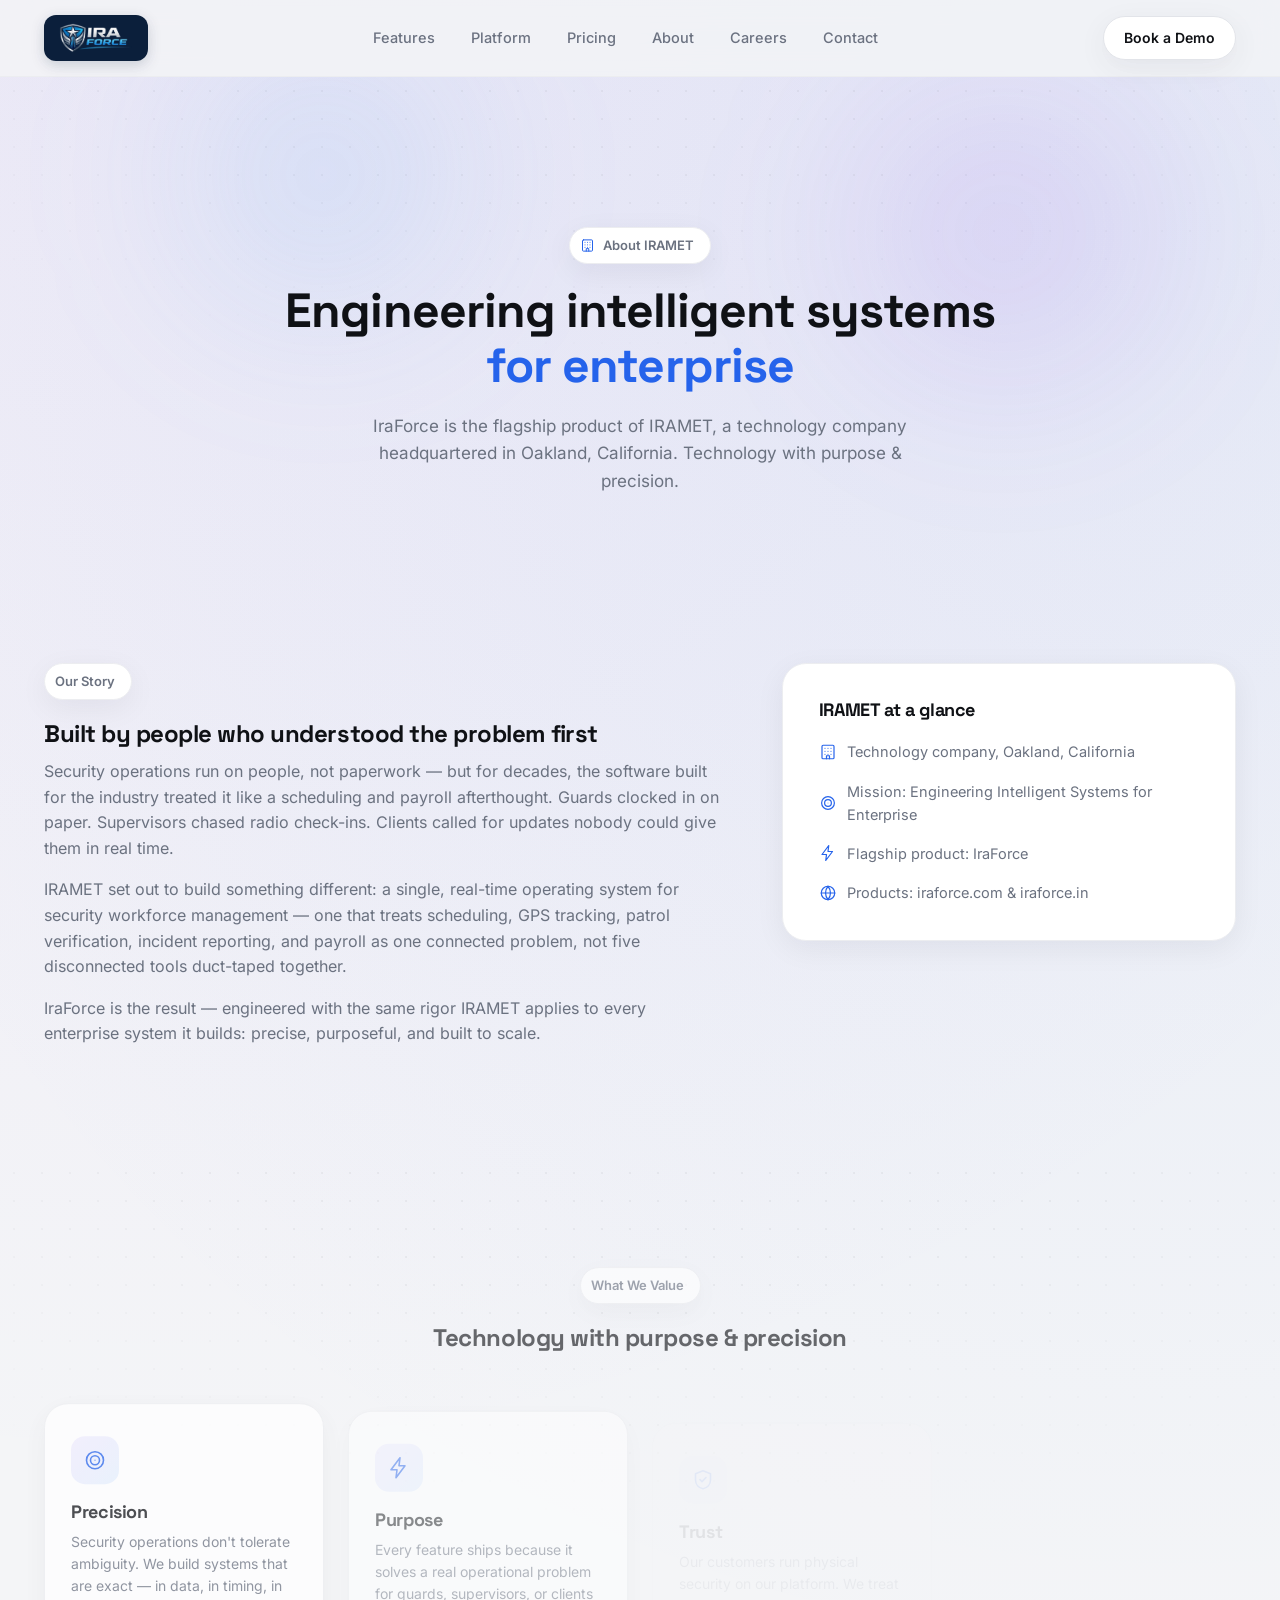
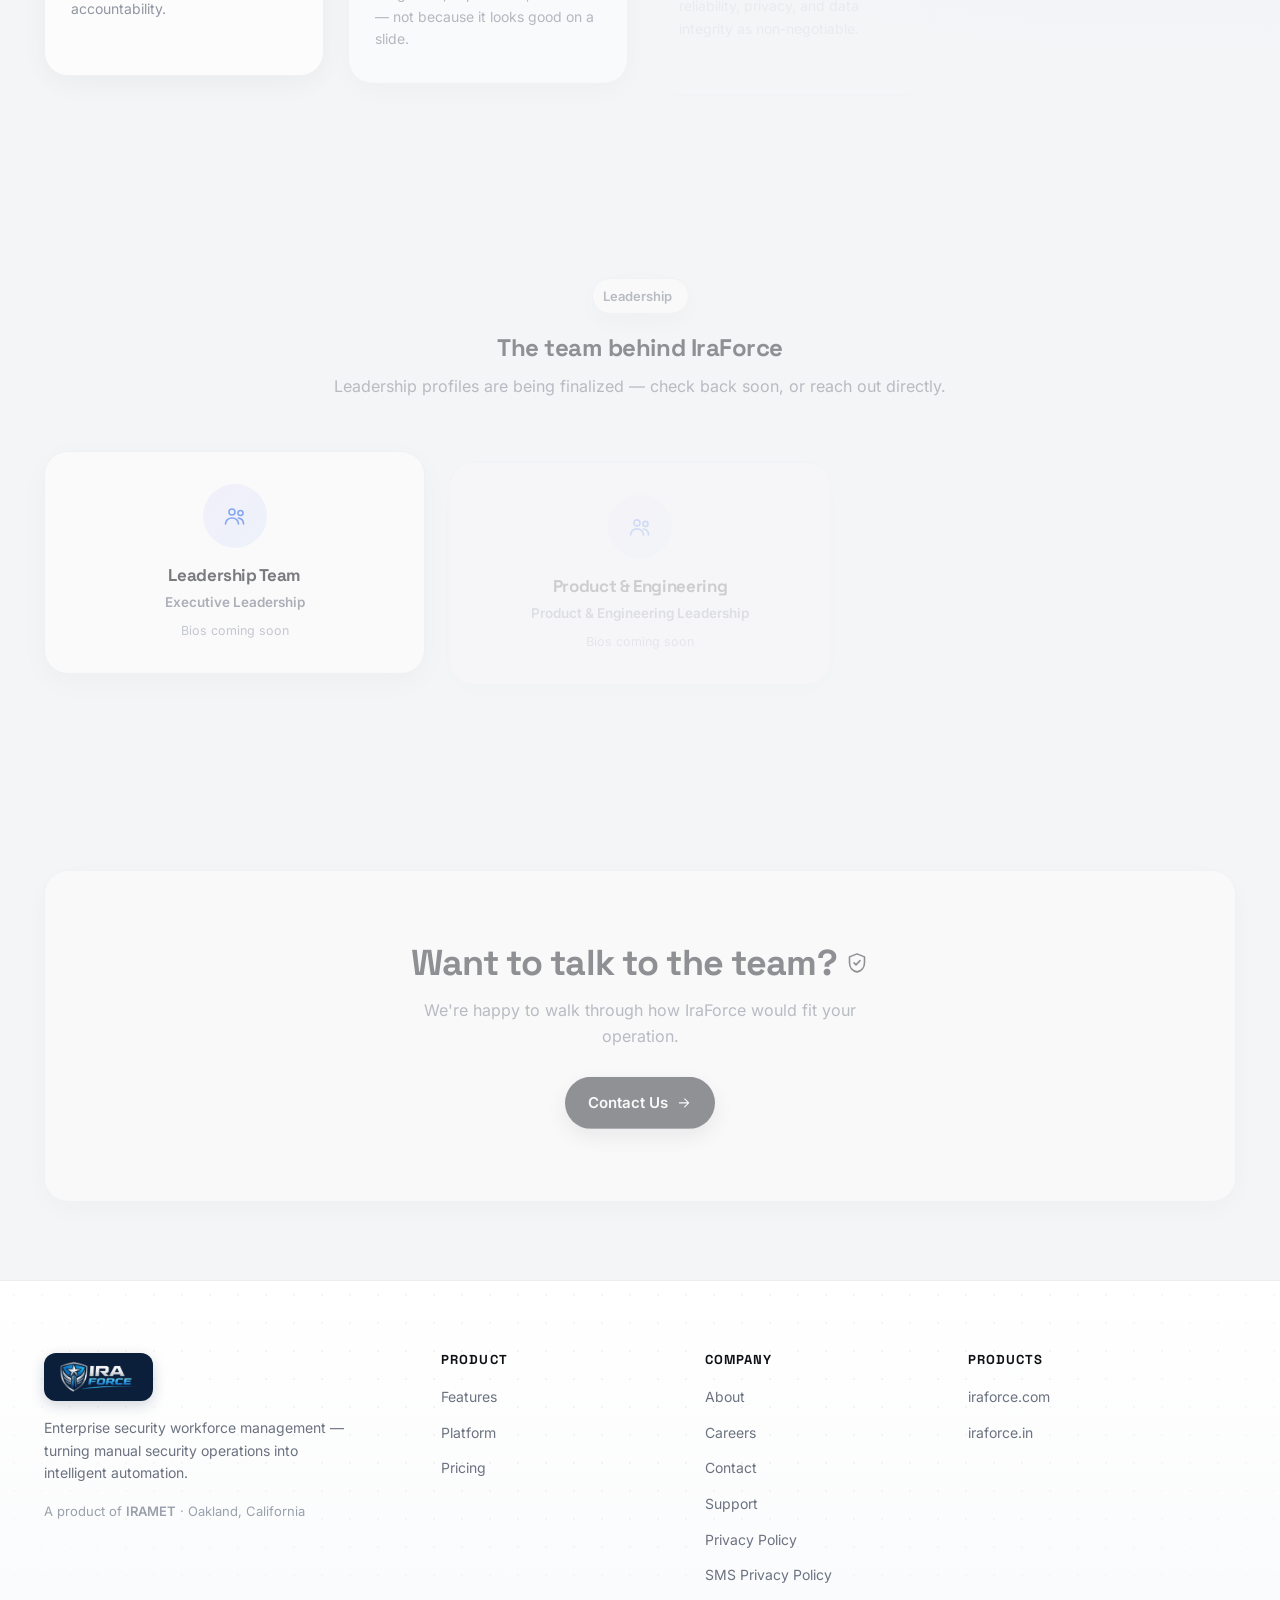
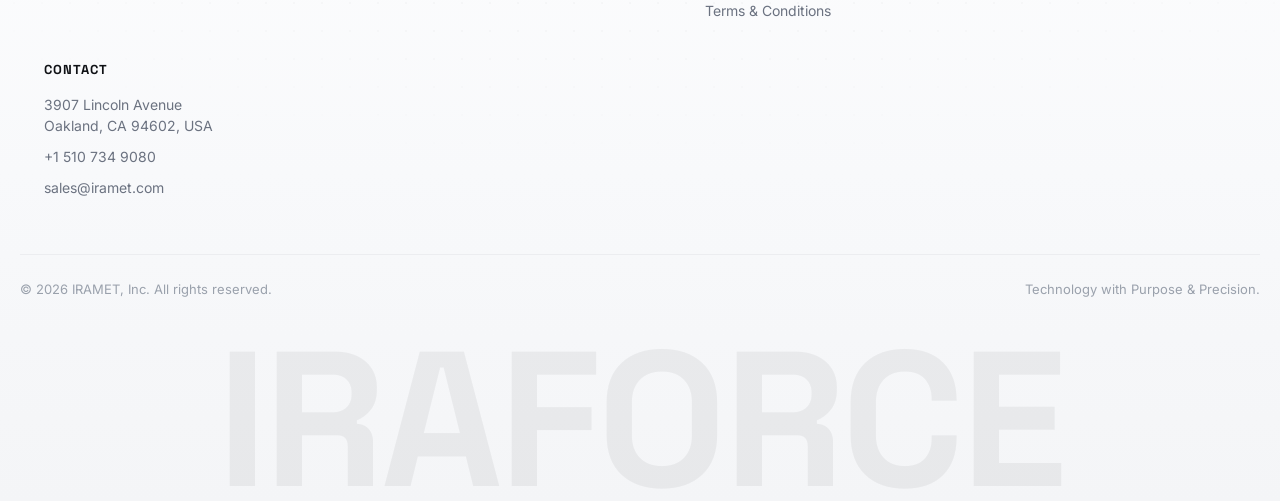
<file: about/index.html>
<!DOCTYPE html><html lang="en"><head><meta charset="UTF-8"><meta name="viewport" content="width=device-width, initial-scale=1"><title>About | IraForce</title><meta name="description" content="IraForce is the flagship product of IRAMET, a technology company based in Oakland, California, engineering intelligent systems for enterprise security operations."><link rel="canonical" href="https://iraforce.com/about/"><!-- Open Graph --><meta property="og:type" content="website"><meta property="og:title" content="About | IraForce"><meta property="og:description" content="IraForce is the flagship product of IRAMET, a technology company based in Oakland, California, engineering intelligent systems for enterprise security operations."><meta property="og:image" content="/og-image.png"><meta property="og:url" content="https://iraforce.com/about/"><meta property="og:site_name" content="IraForce"><!-- Twitter --><meta name="twitter:card" content="summary_large_image"><meta name="twitter:title" content="About | IraForce"><meta name="twitter:description" content="IraForce is the flagship product of IRAMET, a technology company based in Oakland, California, engineering intelligent systems for enterprise security operations."><meta name="twitter:image" content="/og-image.png"><meta name="theme-color" content="#f4f5f7"><link rel="icon" type="image/png" href="/assets/favicon-32.png" sizes="32x32"><link rel="icon" type="image/png" href="/assets/favicon-16.png" sizes="16x16"><link rel="apple-touch-icon" href="/assets/favicon-180.png"><link rel="shortcut icon" href="/favicon.ico"><script>
      document.documentElement.classList.add('js');
      if (window.matchMedia('(prefers-reduced-motion: reduce)').matches) {
        document.documentElement.classList.add('reduced-motion');
      }
    </script><link rel="stylesheet" href="/_astro/Icon.D8QwF3cm.css"><style>.page-hero[data-astro-cid-ta2fbyqs]{text-align:center;padding:150px 0 72px;position:relative;overflow:hidden}.hero-orbs[data-astro-cid-ta2fbyqs]{z-index:0;pointer-events:none;position:absolute;inset:0}.orb[data-astro-cid-ta2fbyqs]{filter:blur(80px);opacity:.5;border-radius:50%;position:absolute}.orb-teal[data-astro-cid-ta2fbyqs]{background:radial-gradient(circle,#60a5fa33,#0000 70%);width:380px;height:380px;top:-100px;left:10%}.orb-indigo[data-astro-cid-ta2fbyqs]{background:radial-gradient(circle,#7c3aed29,#0000 70%);width:420px;height:420px;top:-60px;right:5%}.page-hero[data-astro-cid-ta2fbyqs] .container[data-astro-cid-ta2fbyqs]{z-index:1;position:relative}.page-hero[data-astro-cid-ta2fbyqs] h1[data-astro-cid-ta2fbyqs]{max-width:720px;margin:0 auto 20px;font-size:clamp(32px,4.6vw,48px)}.page-sub[data-astro-cid-ta2fbyqs]{max-width:560px;margin:0 auto;font-size:17px}.story-grid[data-astro-cid-ta2fbyqs]{grid-template-columns:1.2fr .8fr;align-items:start;gap:56px;display:grid}.story-card-inner[data-astro-cid-ta2fbyqs]{padding:36px}.story-card[data-astro-cid-ta2fbyqs] h3[data-astro-cid-ta2fbyqs]{margin-bottom:20px;font-size:18px}.story-card[data-astro-cid-ta2fbyqs] ul[data-astro-cid-ta2fbyqs]{flex-direction:column;gap:16px;display:flex}.story-card[data-astro-cid-ta2fbyqs] li[data-astro-cid-ta2fbyqs]{color:var(--text-secondary);align-items:center;gap:10px;font-size:14.5px;display:flex}.story-card[data-astro-cid-ta2fbyqs] svg{width:18px;height:18px;color:var(--accent-blue);flex-shrink:0}.values-grid[data-astro-cid-ta2fbyqs]{grid-template-columns:repeat(4,1fr);gap:24px;display:grid}.value-card[data-astro-cid-ta2fbyqs]{text-align:left;padding:32px 26px}.value-icon[data-astro-cid-ta2fbyqs]{background:var(--gradient-brand-soft);width:48px;height:48px;color:var(--ira-teal);border-radius:14px;justify-content:center;align-items:center;margin-bottom:18px;display:flex}.value-card[data-astro-cid-ta2fbyqs] h3[data-astro-cid-ta2fbyqs]{margin-bottom:8px;font-size:18px}.value-card[data-astro-cid-ta2fbyqs] p[data-astro-cid-ta2fbyqs]{margin-bottom:0;font-size:14px}.leadership-grid[data-astro-cid-ta2fbyqs]{grid-template-columns:repeat(3,1fr);gap:24px;display:grid}.leader-card[data-astro-cid-ta2fbyqs]{text-align:center;padding:32px}.leader-avatar[data-astro-cid-ta2fbyqs]{background:var(--gradient-brand-soft);width:64px;height:64px;color:var(--accent-blue);border-radius:50%;justify-content:center;align-items:center;margin:0 auto 18px;display:flex}.leader-card[data-astro-cid-ta2fbyqs] h3[data-astro-cid-ta2fbyqs]{margin-bottom:6px;font-size:17px}.leader-role[data-astro-cid-ta2fbyqs]{color:var(--text-secondary);margin-bottom:8px;font-size:13.5px;font-weight:600}.leader-note[data-astro-cid-ta2fbyqs]{color:var(--text-muted);margin-bottom:0;font-size:12.5px}.cta-panel[data-astro-cid-ta2fbyqs]{text-align:center;padding:72px 40px;position:relative}.cta-panel[data-astro-cid-ta2fbyqs] h2[data-astro-cid-ta2fbyqs]{max-width:600px;margin:0 auto 14px;font-size:clamp(26px,3.6vw,36px)}.cta-glyph[data-astro-cid-ta2fbyqs]{width:.78em;height:.78em;color:var(--accent-blue);vertical-align:-.08em;display:inline-block}.cta-panel[data-astro-cid-ta2fbyqs] p[data-astro-cid-ta2fbyqs]{max-width:460px;margin:0 auto 28px}.cta-actions[data-astro-cid-ta2fbyqs]{flex-wrap:wrap;justify-content:center;gap:16px;display:flex}.cta-actions[data-astro-cid-ta2fbyqs] svg{width:16px;height:16px}@media (width<=960px){.story-grid[data-astro-cid-ta2fbyqs]{grid-template-columns:1fr}.values-grid[data-astro-cid-ta2fbyqs]{grid-template-columns:repeat(2,1fr)}}@media (width<=640px){.values-grid[data-astro-cid-ta2fbyqs],.leadership-grid[data-astro-cid-ta2fbyqs]{grid-template-columns:1fr}}
</style></head><body><a href="#main-content" class="skip-link">Skip to content</a><header class="site-nav" id="site-nav" data-astro-cid-wpvy4v7s><div class="container nav-inner" data-astro-cid-wpvy4v7s><a href="/" class="brand" aria-label="IraForce home" data-astro-cid-wpvy4v7s><img src="/assets/iraforce-logo-trimmed.png" alt="IraForce" class="brand-logo" width="373" height="151" data-astro-cid-wpvy4v7s></a><nav class="nav-links" aria-label="Primary" data-astro-cid-wpvy4v7s><ul data-astro-cid-wpvy4v7s><li data-astro-cid-wpvy4v7s><a href="/features" data-astro-cid-wpvy4v7s>Features</a></li><li data-astro-cid-wpvy4v7s><a href="/platform" data-astro-cid-wpvy4v7s>Platform</a></li><li data-astro-cid-wpvy4v7s><a href="/pricing" data-astro-cid-wpvy4v7s>Pricing</a></li><li data-astro-cid-wpvy4v7s><a href="/about" data-astro-cid-wpvy4v7s>About</a></li><li data-astro-cid-wpvy4v7s><a href="/careers" data-astro-cid-wpvy4v7s>Careers</a></li><li data-astro-cid-wpvy4v7s><a href="/contact" data-astro-cid-wpvy4v7s>Contact</a></li></ul></nav><div class="nav-actions" data-astro-cid-wpvy4v7s><a href="/contact" class="btn btn-secondary nav-cta-secondary" data-astro-cid-wpvy4v7s>Book a Demo</a></div><button class="nav-toggle" id="nav-toggle" aria-expanded="false" aria-controls="mobile-nav" aria-label="Toggle navigation menu" data-astro-cid-wpvy4v7s><span data-astro-cid-wpvy4v7s></span><span data-astro-cid-wpvy4v7s></span><span data-astro-cid-wpvy4v7s></span></button></div><div class="mobile-nav" id="mobile-nav" data-astro-cid-wpvy4v7s><ul data-astro-cid-wpvy4v7s><li data-astro-cid-wpvy4v7s><a href="/features" data-astro-cid-wpvy4v7s>Features</a></li><li data-astro-cid-wpvy4v7s><a href="/platform" data-astro-cid-wpvy4v7s>Platform</a></li><li data-astro-cid-wpvy4v7s><a href="/pricing" data-astro-cid-wpvy4v7s>Pricing</a></li><li data-astro-cid-wpvy4v7s><a href="/about" data-astro-cid-wpvy4v7s>About</a></li><li data-astro-cid-wpvy4v7s><a href="/careers" data-astro-cid-wpvy4v7s>Careers</a></li><li data-astro-cid-wpvy4v7s><a href="/contact" data-astro-cid-wpvy4v7s>Contact</a></li><li data-astro-cid-wpvy4v7s><a href="/contact" class="btn btn-primary btn-block" data-astro-cid-wpvy4v7s>Book a Demo</a></li></ul></div></header><script type="module">var e=document.getElementById(`nav-toggle`),t=document.getElementById(`mobile-nav`);e?.addEventListener(`click`,()=>{let n=t?.classList.toggle(`open`);e.setAttribute(`aria-expanded`,String(!!n))}),t?.querySelectorAll(`a`).forEach(n=>{n.addEventListener(`click`,()=>{t.classList.remove(`open`),e?.setAttribute(`aria-expanded`,`false`)})});</script><main id="main-content"><section class="page-hero dot-grid" data-hero data-astro-cid-ta2fbyqs><div class="hero-orbs" aria-hidden="true" data-astro-cid-ta2fbyqs><span class="orb orb-teal" data-hero-orb data-parallax="0.15" data-astro-cid-ta2fbyqs></span><span class="orb orb-indigo" data-hero-orb data-parallax="0.25" data-astro-cid-ta2fbyqs></span></div><div class="container" data-astro-cid-ta2fbyqs><span class="eyebrow" data-hero-eyebrow data-astro-cid-ta2fbyqs><svg class="icon eyebrow-icon" width="24" height="24" viewBox="0 0 24 24" fill="none" stroke="currentColor" stroke-width="1.6" stroke-linecap="round" stroke-linejoin="round" aria-hidden="true"><rect x="4" y="3" width="16" height="18" rx="1.5"/><path d="M8 7h.01M12 7h.01M16 7h.01M8 11h.01M12 11h.01M16 11h.01M8 15h.01M12 15h.01M16 15h.01M10 21v-4h4v4"/></svg> About IRAMET</span><h1 data-hero-title data-astro-cid-ta2fbyqs>Engineering intelligent systems <span class="gradient-text" data-astro-cid-ta2fbyqs>for enterprise</span></h1><p class="page-sub" data-hero-sub data-astro-cid-ta2fbyqs>IraForce is the flagship product of IRAMET, a technology company headquartered in Oakland, California. Technology with purpose &amp; precision.</p></div></section><section class="section" data-astro-cid-ta2fbyqs><div class="container story-grid" data-astro-cid-ta2fbyqs><div class="story-copy" data-reveal data-astro-cid-ta2fbyqs><span class="eyebrow" data-astro-cid-ta2fbyqs>Our Story</span><h2 data-astro-cid-ta2fbyqs>Built by people who understood the problem first</h2><p data-astro-cid-ta2fbyqs>Security operations run on people, not paperwork — but for decades, the software built for the industry treated it like a scheduling and payroll afterthought. Guards clocked in on paper. Supervisors chased radio check-ins. Clients called for updates nobody could give them in real time.</p><p data-astro-cid-ta2fbyqs>IRAMET set out to build something different: a single, real-time operating system for security workforce management — one that treats scheduling, GPS tracking, patrol verification, incident reporting, and payroll as one connected problem, not five disconnected tools duct-taped together.</p><p data-astro-cid-ta2fbyqs>IraForce is the result — engineered with the same rigor IRAMET applies to every enterprise system it builds: precise, purposeful, and built to scale.</p></div><div class="story-card glass-card" data-reveal data-astro-cid-ta2fbyqs><div class="story-card-inner" data-astro-cid-ta2fbyqs><h3 data-astro-cid-ta2fbyqs>IRAMET at a glance</h3><ul data-astro-cid-ta2fbyqs><li data-astro-cid-ta2fbyqs><svg class="icon " width="24" height="24" viewBox="0 0 24 24" fill="none" stroke="currentColor" stroke-width="1.6" stroke-linecap="round" stroke-linejoin="round" aria-hidden="true"><rect x="4" y="3" width="16" height="18" rx="1.5"/><path d="M8 7h.01M12 7h.01M16 7h.01M8 11h.01M12 11h.01M16 11h.01M8 15h.01M12 15h.01M16 15h.01M10 21v-4h4v4"/></svg> Technology company, Oakland, California</li><li data-astro-cid-ta2fbyqs><svg class="icon " width="24" height="24" viewBox="0 0 24 24" fill="none" stroke="currentColor" stroke-width="1.6" stroke-linecap="round" stroke-linejoin="round" aria-hidden="true"><circle cx="12" cy="12" r="8.5"/><circle cx="12" cy="12" r="4.5"/><circle cx="12" cy="12" r=".6" fill="currentColor" stroke="none"/></svg> Mission: Engineering Intelligent Systems for Enterprise</li><li data-astro-cid-ta2fbyqs><svg class="icon " width="24" height="24" viewBox="0 0 24 24" fill="none" stroke="currentColor" stroke-width="1.6" stroke-linecap="round" stroke-linejoin="round" aria-hidden="true"><path d="M13 2 4 14h6l-1 8 9-12h-6l1-8Z"/></svg> Flagship product: IraForce</li><li data-astro-cid-ta2fbyqs><svg class="icon " width="24" height="24" viewBox="0 0 24 24" fill="none" stroke="currentColor" stroke-width="1.6" stroke-linecap="round" stroke-linejoin="round" aria-hidden="true"><circle cx="12" cy="12" r="9"/><path d="M3 12h18M12 3a14 14 0 0 1 0 18 14 14 0 0 1 0-18Z"/></svg> Products: iraforce.com &amp; iraforce.in</li></ul></div></div></div></section><section class="section values-band dot-grid" data-astro-cid-ta2fbyqs><div class="container" data-astro-cid-ta2fbyqs><div class="section-head center" data-reveal data-astro-cid-ta2fbyqs><span class="eyebrow" data-astro-cid-ta2fbyqs>What We Value</span><h2 data-astro-cid-ta2fbyqs>Technology with purpose &amp; precision</h2></div><div class="values-grid" data-reveal-group data-astro-cid-ta2fbyqs><div class="value-card glass-card" data-reveal-item data-astro-cid-ta2fbyqs><div class="value-icon" data-astro-cid-ta2fbyqs><svg class="icon " width="24" height="24" viewBox="0 0 24 24" fill="none" stroke="currentColor" stroke-width="1.6" stroke-linecap="round" stroke-linejoin="round" aria-hidden="true"><circle cx="12" cy="12" r="8.5"/><circle cx="12" cy="12" r="4.5"/><circle cx="12" cy="12" r=".6" fill="currentColor" stroke="none"/></svg></div><h3 data-astro-cid-ta2fbyqs>Precision</h3><p data-astro-cid-ta2fbyqs>Security operations don&#39;t tolerate ambiguity. We build systems that are exact — in data, in timing, in accountability.</p></div><div class="value-card glass-card" data-reveal-item data-astro-cid-ta2fbyqs><div class="value-icon" data-astro-cid-ta2fbyqs><svg class="icon " width="24" height="24" viewBox="0 0 24 24" fill="none" stroke="currentColor" stroke-width="1.6" stroke-linecap="round" stroke-linejoin="round" aria-hidden="true"><path d="M13 2 4 14h6l-1 8 9-12h-6l1-8Z"/></svg></div><h3 data-astro-cid-ta2fbyqs>Purpose</h3><p data-astro-cid-ta2fbyqs>Every feature ships because it solves a real operational problem for guards, supervisors, or clients — not because it looks good on a slide.</p></div><div class="value-card glass-card" data-reveal-item data-astro-cid-ta2fbyqs><div class="value-icon" data-astro-cid-ta2fbyqs><svg class="icon " width="24" height="24" viewBox="0 0 24 24" fill="none" stroke="currentColor" stroke-width="1.6" stroke-linecap="round" stroke-linejoin="round" aria-hidden="true"><path d="M12 3 4.5 6v6c0 5 3.2 8.4 7.5 9 4.3-.6 7.5-4 7.5-9V6L12 3Z"/><path d="m9 12 2 2 4-4.2"/></svg></div><h3 data-astro-cid-ta2fbyqs>Trust</h3><p data-astro-cid-ta2fbyqs>Our customers run physical security on our platform. We treat reliability, privacy, and data integrity as non-negotiable.</p></div><div class="value-card glass-card" data-reveal-item data-astro-cid-ta2fbyqs><div class="value-icon" data-astro-cid-ta2fbyqs><svg class="icon " width="24" height="24" viewBox="0 0 24 24" fill="none" stroke="currentColor" stroke-width="1.6" stroke-linecap="round" stroke-linejoin="round" aria-hidden="true"><circle cx="12" cy="12" r="9"/><path d="M3 12h18M12 3a14 14 0 0 1 0 18 14 14 0 0 1 0-18Z"/></svg></div><h3 data-astro-cid-ta2fbyqs>Scale</h3><p data-astro-cid-ta2fbyqs>From a single site to a global portfolio, the architecture is built multi-tenant from the ground up — no re-platforming required.</p></div></div></div></section><section class="section leadership-band" data-astro-cid-ta2fbyqs><div class="container" data-astro-cid-ta2fbyqs><div class="section-head center" data-reveal data-astro-cid-ta2fbyqs><span class="eyebrow" data-astro-cid-ta2fbyqs>Leadership</span><h2 data-astro-cid-ta2fbyqs>The team behind IraForce</h2><p data-astro-cid-ta2fbyqs>Leadership profiles are being finalized — check back soon, or reach out directly.</p></div><div class="leadership-grid" data-reveal-group data-astro-cid-ta2fbyqs><div class="leader-card glass-card" data-reveal-item data-astro-cid-ta2fbyqs><div class="leader-avatar" aria-hidden="true" data-astro-cid-ta2fbyqs><svg class="icon " width="24" height="24" viewBox="0 0 24 24" fill="none" stroke="currentColor" stroke-width="1.6" stroke-linecap="round" stroke-linejoin="round" aria-hidden="true"><circle cx="9" cy="8" r="3"/><path d="M2.5 20c0-3.6 2.9-6 6.5-6s6.5 2.4 6.5 6"/><circle cx="17.5" cy="9" r="2.5"/><path d="M15.5 14.2c2.9.4 5 2.6 5 5.8"/></svg></div><h3 data-astro-cid-ta2fbyqs>Leadership Team</h3><p class="leader-role" data-astro-cid-ta2fbyqs>Executive Leadership</p><p class="leader-note" data-astro-cid-ta2fbyqs>Bios coming soon</p></div><div class="leader-card glass-card" data-reveal-item data-astro-cid-ta2fbyqs><div class="leader-avatar" aria-hidden="true" data-astro-cid-ta2fbyqs><svg class="icon " width="24" height="24" viewBox="0 0 24 24" fill="none" stroke="currentColor" stroke-width="1.6" stroke-linecap="round" stroke-linejoin="round" aria-hidden="true"><circle cx="9" cy="8" r="3"/><path d="M2.5 20c0-3.6 2.9-6 6.5-6s6.5 2.4 6.5 6"/><circle cx="17.5" cy="9" r="2.5"/><path d="M15.5 14.2c2.9.4 5 2.6 5 5.8"/></svg></div><h3 data-astro-cid-ta2fbyqs>Product &amp; Engineering</h3><p class="leader-role" data-astro-cid-ta2fbyqs>Product &amp; Engineering Leadership</p><p class="leader-note" data-astro-cid-ta2fbyqs>Bios coming soon</p></div><div class="leader-card glass-card" data-reveal-item data-astro-cid-ta2fbyqs><div class="leader-avatar" aria-hidden="true" data-astro-cid-ta2fbyqs><svg class="icon " width="24" height="24" viewBox="0 0 24 24" fill="none" stroke="currentColor" stroke-width="1.6" stroke-linecap="round" stroke-linejoin="round" aria-hidden="true"><circle cx="9" cy="8" r="3"/><path d="M2.5 20c0-3.6 2.9-6 6.5-6s6.5 2.4 6.5 6"/><circle cx="17.5" cy="9" r="2.5"/><path d="M15.5 14.2c2.9.4 5 2.6 5 5.8"/></svg></div><h3 data-astro-cid-ta2fbyqs>Customer Success</h3><p class="leader-role" data-astro-cid-ta2fbyqs>Customer Success Leadership</p><p class="leader-note" data-astro-cid-ta2fbyqs>Bios coming soon</p></div></div></div></section><section class="section closing-cta" data-astro-cid-ta2fbyqs><div class="container" data-astro-cid-ta2fbyqs><div class="cta-panel glass-card" data-reveal data-astro-cid-ta2fbyqs><h2 data-astro-cid-ta2fbyqs>Want to talk to the team? <svg class="icon cta-glyph" width="24" height="24" viewBox="0 0 24 24" fill="none" stroke="currentColor" stroke-width="1.6" stroke-linecap="round" stroke-linejoin="round" aria-hidden="true"><path d="M12 3 4.5 6v6c0 5 3.2 8.4 7.5 9 4.3-.6 7.5-4 7.5-9V6L12 3Z"/><path d="m9 12 2 2 4-4.2"/></svg></h2><p data-astro-cid-ta2fbyqs>We're happy to walk through how IraForce would fit your operation.</p><div class="cta-actions" data-astro-cid-ta2fbyqs><a href="/contact" class="btn btn-primary" data-astro-cid-ta2fbyqs>Contact Us <svg class="icon " width="24" height="24" viewBox="0 0 24 24" fill="none" stroke="currentColor" stroke-width="1.6" stroke-linecap="round" stroke-linejoin="round" aria-hidden="true"><path d="M5 12h13M13 6l6 6-6 6"/></svg></a></div></div></div></section></main><footer class="site-footer dot-grid" data-astro-cid-jo6i4kqk><div class="container footer-inner" data-astro-cid-jo6i4kqk><div class="footer-brand" data-astro-cid-jo6i4kqk><a href="/" class="brand" aria-label="IraForce home" data-astro-cid-jo6i4kqk><img src="/assets/iraforce-logo-trimmed.png" alt="IraForce" class="brand-logo" width="373" height="151" data-astro-cid-jo6i4kqk></a><p data-astro-cid-jo6i4kqk>Enterprise security workforce management — turning manual security operations into intelligent automation.</p><p class="footer-parent" data-astro-cid-jo6i4kqk>A product of <strong data-astro-cid-jo6i4kqk>IRAMET</strong> · Oakland, California</p></div><div class="footer-col" data-astro-cid-jo6i4kqk><h4 data-astro-cid-jo6i4kqk>Product</h4><ul data-astro-cid-jo6i4kqk><li data-astro-cid-jo6i4kqk><a href="/features" data-astro-cid-jo6i4kqk>Features</a></li><li data-astro-cid-jo6i4kqk><a href="/platform" data-astro-cid-jo6i4kqk>Platform</a></li><li data-astro-cid-jo6i4kqk><a href="/pricing" data-astro-cid-jo6i4kqk>Pricing</a></li></ul></div><div class="footer-col" data-astro-cid-jo6i4kqk><h4 data-astro-cid-jo6i4kqk>Company</h4><ul data-astro-cid-jo6i4kqk><li data-astro-cid-jo6i4kqk><a href="/about" data-astro-cid-jo6i4kqk>About</a></li><li data-astro-cid-jo6i4kqk><a href="/careers" data-astro-cid-jo6i4kqk>Careers</a></li><li data-astro-cid-jo6i4kqk><a href="/contact" data-astro-cid-jo6i4kqk>Contact</a></li><li data-astro-cid-jo6i4kqk><a href="/support" data-astro-cid-jo6i4kqk>Support</a></li><li data-astro-cid-jo6i4kqk><a href="/privacy" data-astro-cid-jo6i4kqk>Privacy Policy</a></li><li data-astro-cid-jo6i4kqk><a href="/sms-privacy" data-astro-cid-jo6i4kqk>SMS Privacy Policy</a></li><li data-astro-cid-jo6i4kqk><a href="/terms" data-astro-cid-jo6i4kqk>Terms &amp; Conditions</a></li></ul></div><div class="footer-col" data-astro-cid-jo6i4kqk><h4 data-astro-cid-jo6i4kqk>Products</h4><ul data-astro-cid-jo6i4kqk><li data-astro-cid-jo6i4kqk><a href="https://iraforce.com" data-astro-cid-jo6i4kqk>iraforce.com</a></li><li data-astro-cid-jo6i4kqk><a href="https://iraforce.in" data-astro-cid-jo6i4kqk>iraforce.in</a></li></ul></div><div class="footer-col" data-astro-cid-jo6i4kqk><h4 data-astro-cid-jo6i4kqk>Contact</h4><ul class="footer-contact" data-astro-cid-jo6i4kqk><li data-astro-cid-jo6i4kqk>3907 Lincoln Avenue<br data-astro-cid-jo6i4kqk>Oakland, CA 94602, USA</li><li data-astro-cid-jo6i4kqk><a href="tel:+15107349080" data-astro-cid-jo6i4kqk>+1 510 734 9080</a></li><li data-astro-cid-jo6i4kqk><a href="mailto:sales@iramet.com" data-astro-cid-jo6i4kqk>sales@iramet.com</a></li></ul></div></div><div class="container footer-bottom" data-astro-cid-jo6i4kqk><p data-astro-cid-jo6i4kqk>&copy; 2026 IRAMET, Inc. All rights reserved.</p><p class="footer-tagline" data-astro-cid-jo6i4kqk>Technology with Purpose &amp; Precision.</p></div><div class="footer-watermark" aria-hidden="true" data-astro-cid-jo6i4kqk>IRAFORCE</div></footer><script type="module" src="/_astro/Layout.astro_astro_type_script_index_0_lang.DXG16m_d.js"></script></body></html>
</file>
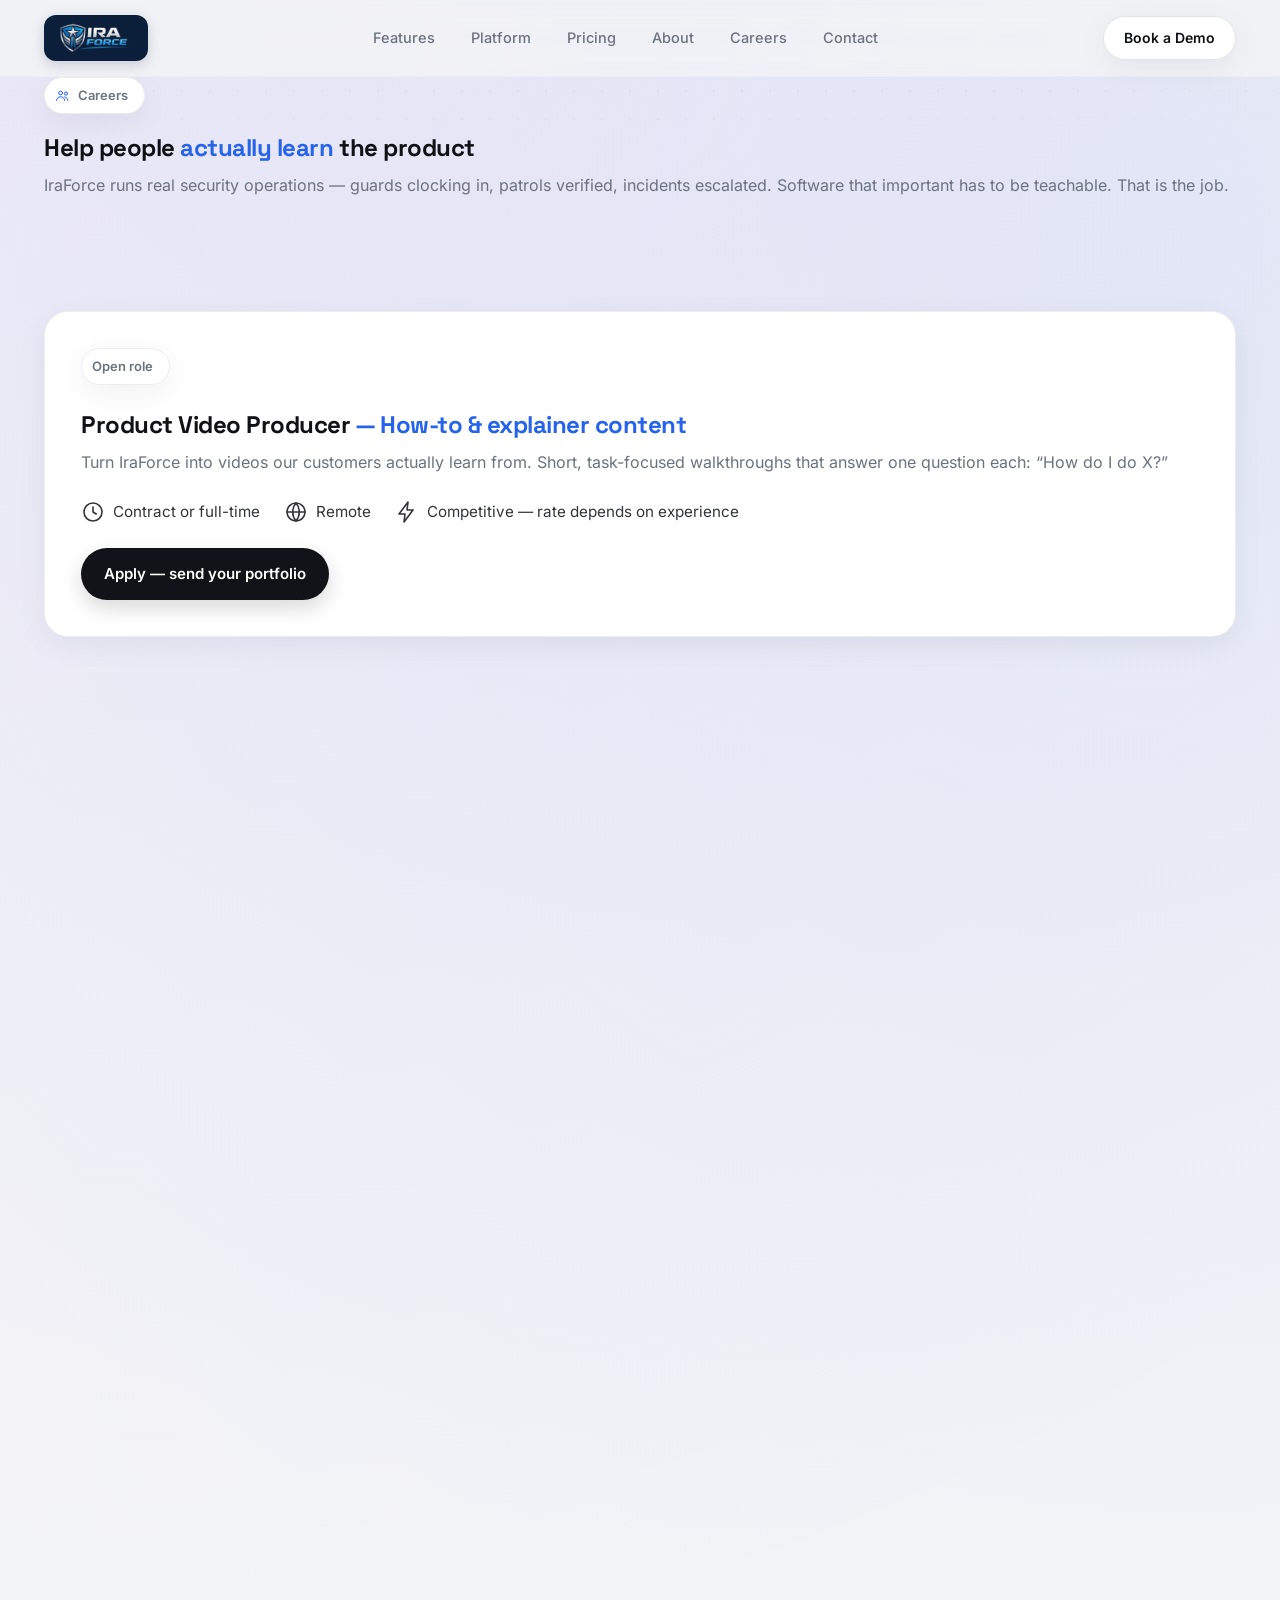
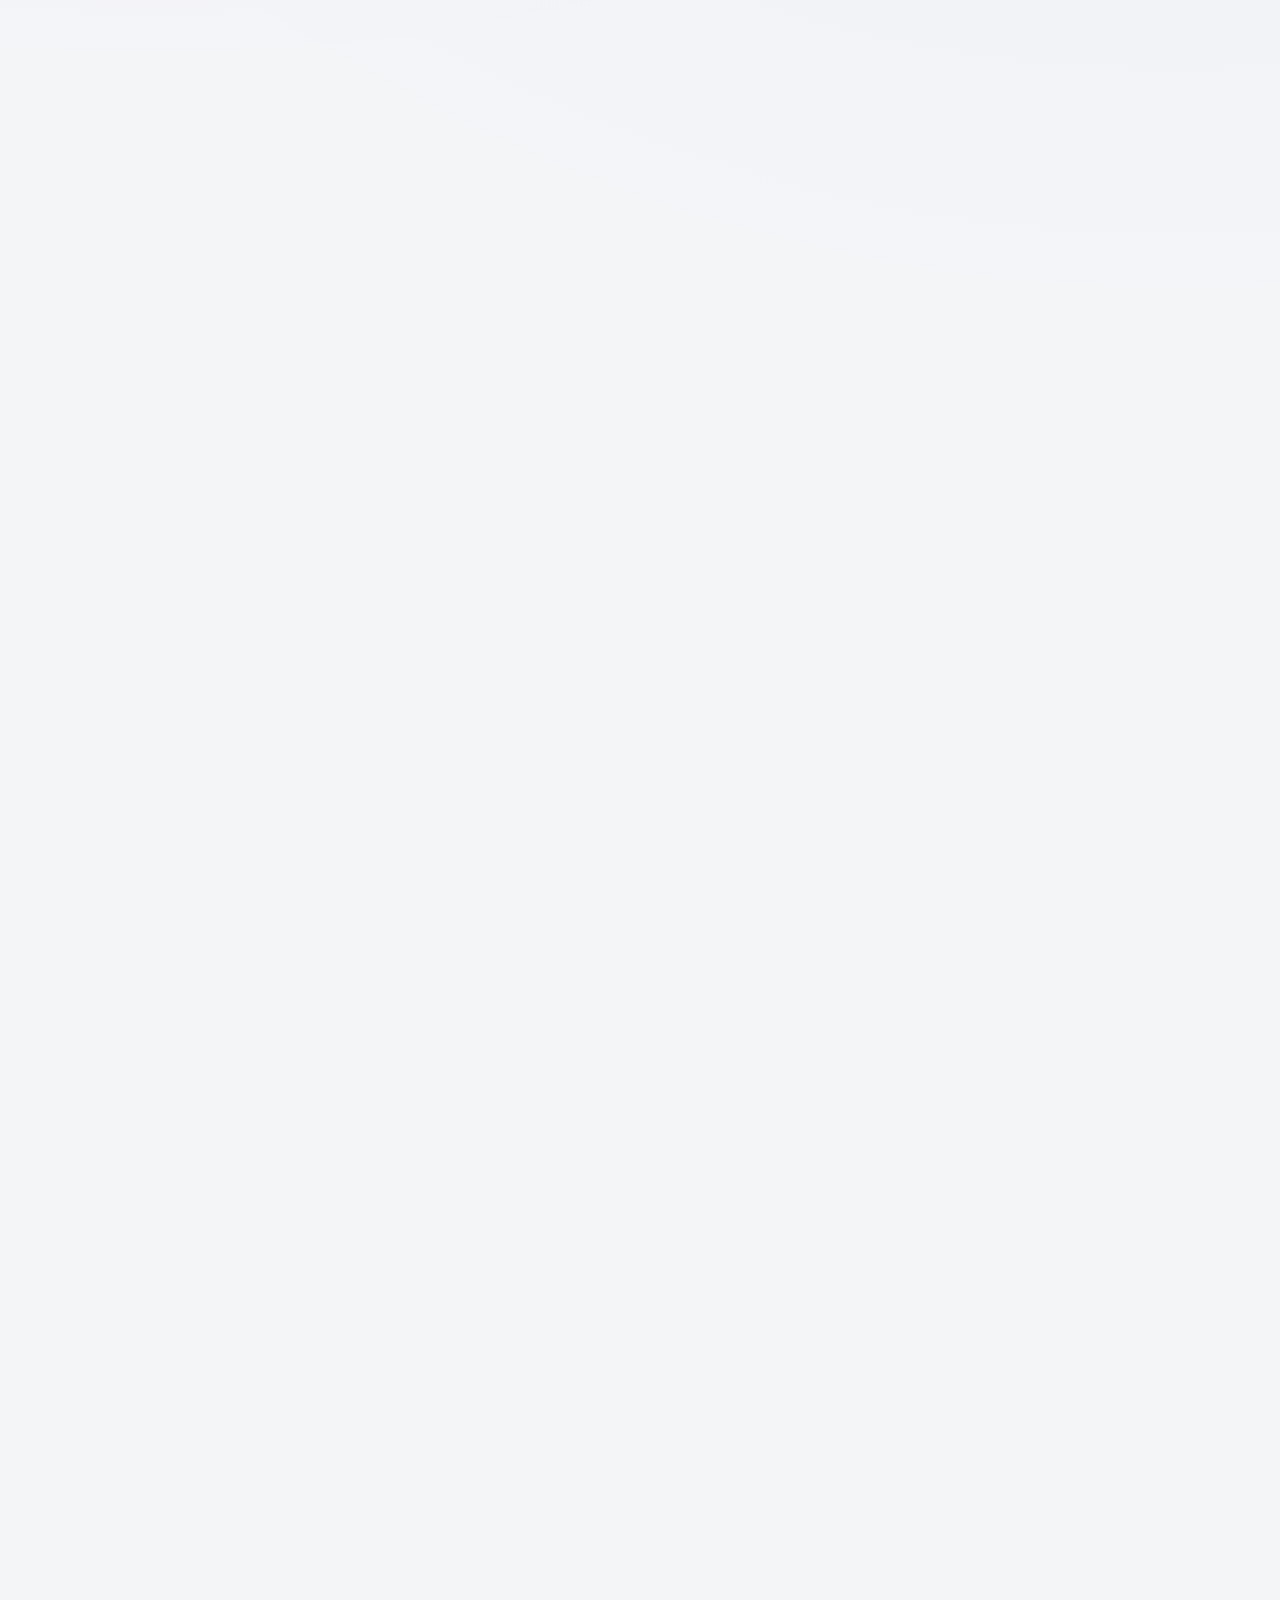
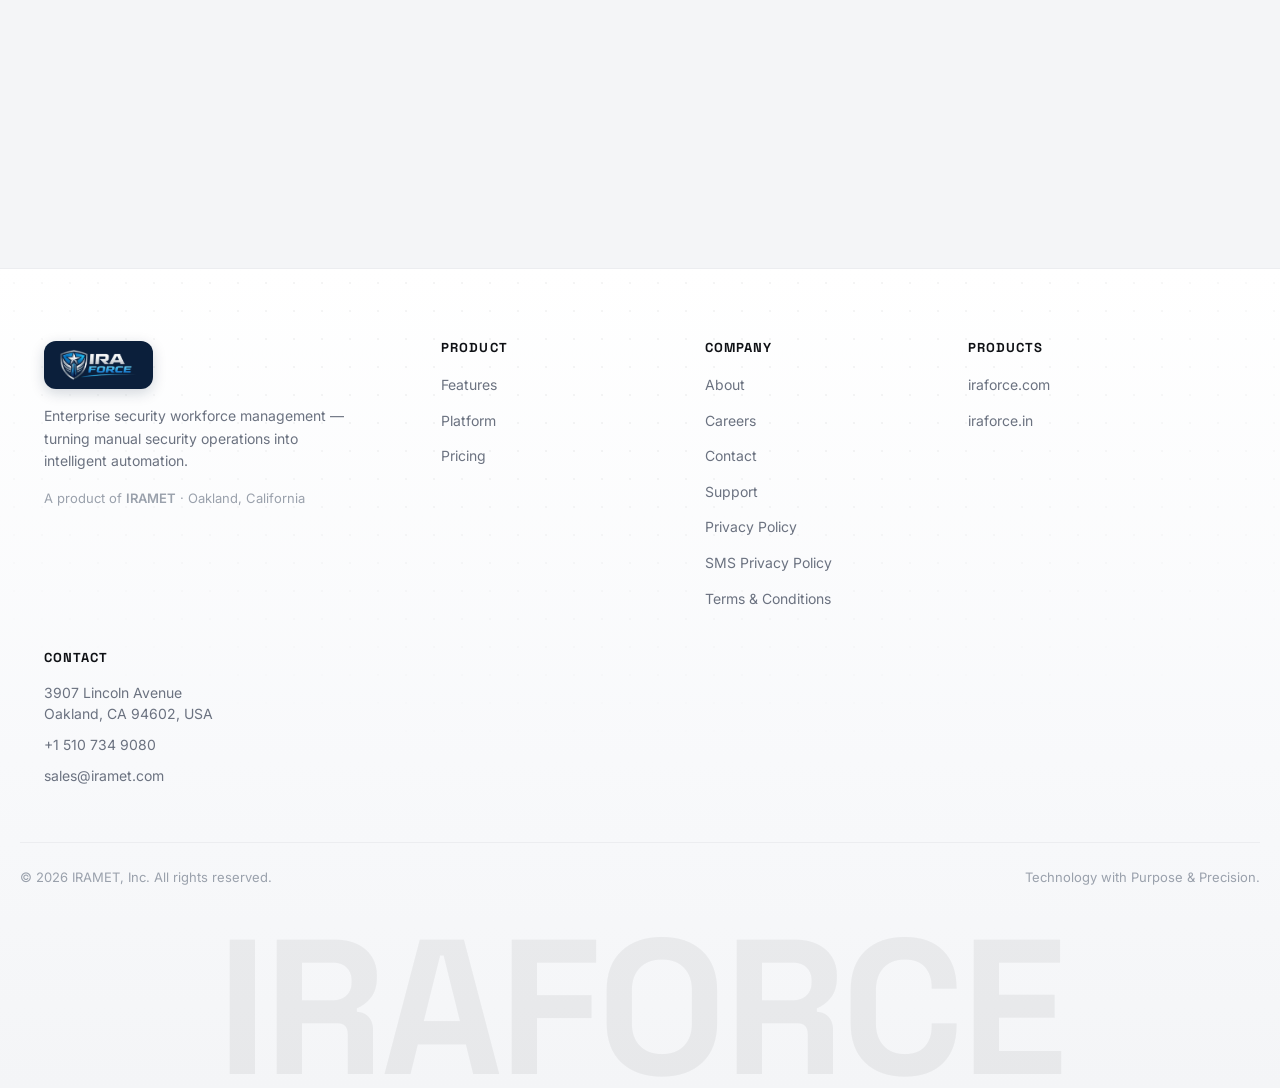
<file: careers/index.html>
<!DOCTYPE html><html lang="en"><head><meta charset="UTF-8"><meta name="viewport" content="width=device-width, initial-scale=1"><title>Careers | IraForce</title><meta name="description" content="Open roles at IraForce. We are hiring a Product Video Producer to build the how-to library that teaches our customers how to run security operations on IraForce."><link rel="canonical" href="https://iraforce.com/careers/"><!-- Open Graph --><meta property="og:type" content="website"><meta property="og:title" content="Careers | IraForce"><meta property="og:description" content="Open roles at IraForce. We are hiring a Product Video Producer to build the how-to library that teaches our customers how to run security operations on IraForce."><meta property="og:image" content="/og-image.png"><meta property="og:url" content="https://iraforce.com/careers/"><meta property="og:site_name" content="IraForce"><!-- Twitter --><meta name="twitter:card" content="summary_large_image"><meta name="twitter:title" content="Careers | IraForce"><meta name="twitter:description" content="Open roles at IraForce. We are hiring a Product Video Producer to build the how-to library that teaches our customers how to run security operations on IraForce."><meta name="twitter:image" content="/og-image.png"><meta name="theme-color" content="#f4f5f7"><link rel="icon" type="image/png" href="/assets/favicon-32.png" sizes="32x32"><link rel="icon" type="image/png" href="/assets/favicon-16.png" sizes="16x16"><link rel="apple-touch-icon" href="/assets/favicon-180.png"><link rel="shortcut icon" href="/favicon.ico"><script>
      document.documentElement.classList.add('js');
      if (window.matchMedia('(prefers-reduced-motion: reduce)').matches) {
        document.documentElement.classList.add('reduced-motion');
      }
    </script><link rel="stylesheet" href="/_astro/Icon.D8QwF3cm.css"><style>.role-meta[data-astro-cid-updltw2v]{flex-wrap:wrap;gap:1.5rem;margin:1.5rem 0;padding:0;list-style:none;display:flex}.role-meta[data-astro-cid-updltw2v] li[data-astro-cid-updltw2v]{opacity:.85;align-items:center;gap:.5rem;font-size:.95rem;display:flex}.check-list[data-astro-cid-updltw2v]{gap:.85rem;margin:1.25rem 0 0;padding:0;list-style:none;display:grid}.check-list[data-astro-cid-updltw2v] li[data-astro-cid-updltw2v]{align-items:flex-start;gap:.65rem;line-height:1.55;display:flex}.check-list[data-astro-cid-updltw2v] li[data-astro-cid-updltw2v] svg{flex:none;margin-top:.2rem}.check-list-muted[data-astro-cid-updltw2v] li[data-astro-cid-updltw2v]{opacity:.7}.role-grid[data-astro-cid-updltw2v]{grid-template-columns:1fr 1fr;gap:3rem;display:grid}.work-grid[data-astro-cid-updltw2v]{grid-template-columns:repeat(2,1fr);align-items:stretch;gap:1.5rem;margin-top:2rem;display:grid}.work-card[data-astro-cid-updltw2v]{flex-direction:column;height:100%;padding:32px;transition:transform .25s,box-shadow .25s,border-color .25s;display:flex}.work-card[data-astro-cid-updltw2v]:hover{border-color:color-mix(in srgb, var(--ira-teal) 35%, transparent);transform:translateY(-4px);box-shadow:0 18px 40px -22px #0f172a59}.work-card-top[data-astro-cid-updltw2v]{justify-content:space-between;align-items:center;gap:1rem;margin-bottom:18px;display:flex}.work-icon[data-astro-cid-updltw2v]{background:var(--gradient-brand-soft);width:52px;height:52px;color:var(--ira-teal);border-radius:14px;flex:none;justify-content:center;align-items:center;display:flex}.work-step[data-astro-cid-updltw2v]{letter-spacing:.09em;text-transform:uppercase;color:var(--text-secondary);opacity:.65;font-size:12px;font-weight:700}.work-card[data-astro-cid-updltw2v] h3[data-astro-cid-updltw2v]{margin:0 0 8px;font-size:19px;line-height:1.3}.work-card[data-astro-cid-updltw2v] p[data-astro-cid-updltw2v]{color:var(--text-secondary);flex:1;margin:0;font-size:14.5px;line-height:1.6}.work-card-accent[data-astro-cid-updltw2v]{border-color:color-mix(in srgb, var(--ira-teal) 32%, transparent)}.work-card-accent[data-astro-cid-updltw2v] .work-icon[data-astro-cid-updltw2v]{background:var(--ira-teal);color:#fff}@media (width<=860px){.role-grid[data-astro-cid-updltw2v]{grid-template-columns:1fr;gap:2rem}.work-grid[data-astro-cid-updltw2v]{grid-template-columns:1fr}.work-card[data-astro-cid-updltw2v]{padding:26px}}
</style></head><body><a href="#main-content" class="skip-link">Skip to content</a><header class="site-nav" id="site-nav" data-astro-cid-wpvy4v7s><div class="container nav-inner" data-astro-cid-wpvy4v7s><a href="/" class="brand" aria-label="IraForce home" data-astro-cid-wpvy4v7s><img src="/assets/iraforce-logo-trimmed.png" alt="IraForce" class="brand-logo" width="373" height="151" data-astro-cid-wpvy4v7s></a><nav class="nav-links" aria-label="Primary" data-astro-cid-wpvy4v7s><ul data-astro-cid-wpvy4v7s><li data-astro-cid-wpvy4v7s><a href="/features" data-astro-cid-wpvy4v7s>Features</a></li><li data-astro-cid-wpvy4v7s><a href="/platform" data-astro-cid-wpvy4v7s>Platform</a></li><li data-astro-cid-wpvy4v7s><a href="/pricing" data-astro-cid-wpvy4v7s>Pricing</a></li><li data-astro-cid-wpvy4v7s><a href="/about" data-astro-cid-wpvy4v7s>About</a></li><li data-astro-cid-wpvy4v7s><a href="/careers" data-astro-cid-wpvy4v7s>Careers</a></li><li data-astro-cid-wpvy4v7s><a href="/contact" data-astro-cid-wpvy4v7s>Contact</a></li></ul></nav><div class="nav-actions" data-astro-cid-wpvy4v7s><a href="/contact" class="btn btn-secondary nav-cta-secondary" data-astro-cid-wpvy4v7s>Book a Demo</a></div><button class="nav-toggle" id="nav-toggle" aria-expanded="false" aria-controls="mobile-nav" aria-label="Toggle navigation menu" data-astro-cid-wpvy4v7s><span data-astro-cid-wpvy4v7s></span><span data-astro-cid-wpvy4v7s></span><span data-astro-cid-wpvy4v7s></span></button></div><div class="mobile-nav" id="mobile-nav" data-astro-cid-wpvy4v7s><ul data-astro-cid-wpvy4v7s><li data-astro-cid-wpvy4v7s><a href="/features" data-astro-cid-wpvy4v7s>Features</a></li><li data-astro-cid-wpvy4v7s><a href="/platform" data-astro-cid-wpvy4v7s>Platform</a></li><li data-astro-cid-wpvy4v7s><a href="/pricing" data-astro-cid-wpvy4v7s>Pricing</a></li><li data-astro-cid-wpvy4v7s><a href="/about" data-astro-cid-wpvy4v7s>About</a></li><li data-astro-cid-wpvy4v7s><a href="/careers" data-astro-cid-wpvy4v7s>Careers</a></li><li data-astro-cid-wpvy4v7s><a href="/contact" data-astro-cid-wpvy4v7s>Contact</a></li><li data-astro-cid-wpvy4v7s><a href="/contact" class="btn btn-primary btn-block" data-astro-cid-wpvy4v7s>Book a Demo</a></li></ul></div></header><script type="module">var e=document.getElementById(`nav-toggle`),t=document.getElementById(`mobile-nav`);e?.addEventListener(`click`,()=>{let n=t?.classList.toggle(`open`);e.setAttribute(`aria-expanded`,String(!!n))}),t?.querySelectorAll(`a`).forEach(n=>{n.addEventListener(`click`,()=>{t.classList.remove(`open`),e?.setAttribute(`aria-expanded`,`false`)})});</script><main id="main-content"><section class="page-hero dot-grid" data-hero data-astro-cid-updltw2v><div class="hero-orbs" aria-hidden="true" data-astro-cid-updltw2v><span class="orb orb-teal" data-hero-orb data-parallax="0.15" data-astro-cid-updltw2v></span><span class="orb orb-indigo" data-hero-orb data-parallax="0.25" data-astro-cid-updltw2v></span></div><div class="container" data-astro-cid-updltw2v><span class="eyebrow" data-hero-eyebrow data-astro-cid-updltw2v><svg class="icon eyebrow-icon" width="24" height="24" viewBox="0 0 24 24" fill="none" stroke="currentColor" stroke-width="1.6" stroke-linecap="round" stroke-linejoin="round" aria-hidden="true"><circle cx="9" cy="8" r="3"/><path d="M2.5 20c0-3.6 2.9-6 6.5-6s6.5 2.4 6.5 6"/><circle cx="17.5" cy="9" r="2.5"/><path d="M15.5 14.2c2.9.4 5 2.6 5 5.8"/></svg> Careers</span><h1 data-hero-title data-astro-cid-updltw2v>Help people <span class="gradient-text" data-astro-cid-updltw2v>actually learn</span> the product</h1><p class="page-sub" data-hero-sub data-astro-cid-updltw2v>IraForce runs real security operations — guards clocking in, patrols verified, incidents escalated. Software that important has to be teachable. That is the job.</p></div></section><section class="section" id="product-video-producer" data-astro-cid-updltw2v><div class="container" data-astro-cid-updltw2v><div class="glass-card" data-reveal style="padding: 2.25rem;" data-astro-cid-updltw2v><span class="eyebrow" data-astro-cid-updltw2v>Open role</span><h2 style="margin-top:.4rem;" data-astro-cid-updltw2v>Product Video Producer <span class="gradient-text" data-astro-cid-updltw2v>— How-to &amp; explainer content</span></h2><p class="page-sub" style="margin-top:.75rem;" data-astro-cid-updltw2v>Turn IraForce into videos our customers actually learn from. Short, task-focused walkthroughs that answer one question each: “How do I do X?”</p><ul class="role-meta" data-astro-cid-updltw2v><li data-astro-cid-updltw2v><svg class="icon " width="24" height="24" viewBox="0 0 24 24" fill="none" stroke="currentColor" stroke-width="1.6" stroke-linecap="round" stroke-linejoin="round" aria-hidden="true"><circle cx="12" cy="12" r="9"/><path d="M12 7v5l3.2 2"/></svg> Contract or full-time</li><li data-astro-cid-updltw2v><svg class="icon " width="24" height="24" viewBox="0 0 24 24" fill="none" stroke="currentColor" stroke-width="1.6" stroke-linecap="round" stroke-linejoin="round" aria-hidden="true"><circle cx="12" cy="12" r="9"/><path d="M3 12h18M12 3a14 14 0 0 1 0 18 14 14 0 0 1 0-18Z"/></svg> Remote</li><li data-astro-cid-updltw2v><svg class="icon " width="24" height="24" viewBox="0 0 24 24" fill="none" stroke="currentColor" stroke-width="1.6" stroke-linecap="round" stroke-linejoin="round" aria-hidden="true"><path d="M13 2 4 14h6l-1 8 9-12h-6l1-8Z"/></svg> Competitive — rate depends on experience</li></ul><a href="mailto:support@iramet.com?subject=Product%20Video%20Producer%20%E2%80%94%20application" class="btn btn-primary" data-astro-cid-updltw2v>Apply — send your portfolio</a></div></div></section><section class="section" data-astro-cid-updltw2v><div class="container" data-astro-cid-updltw2v><span class="eyebrow" data-reveal data-astro-cid-updltw2v>The work</span><h2 data-reveal data-astro-cid-updltw2v>What you'll actually do</h2><p class="page-sub" data-reveal data-astro-cid-updltw2v>Four steps, in order. The last one is the one people underestimate.</p><div class="work-grid" data-reveal-group data-astro-cid-updltw2v><article class="work-card glass-card" data-reveal-item data-astro-cid-updltw2v><div class="work-card-top" data-astro-cid-updltw2v><div class="work-icon" aria-hidden="true" data-astro-cid-updltw2v><svg class="icon " width="24" height="24" viewBox="0 0 24 24" fill="none" stroke="currentColor" stroke-width="1.6" stroke-linecap="round" stroke-linejoin="round" aria-hidden="true"><rect x="3" y="4" width="18" height="16" rx="2"/><path d="M3 9.5h18M9 9.5V20"/></svg></div><span class="work-step" data-astro-cid-updltw2v>Step 01</span></div><h3 data-astro-cid-updltw2v>Learn the product properly</h3><p data-astro-cid-updltw2v>Both sides of it — the web portal supervisors and admins live in, and the mobile app guards use in the field. You cannot teach software you have not used.</p></article><article class="work-card glass-card" data-reveal-item data-astro-cid-updltw2v><div class="work-card-top" data-astro-cid-updltw2v><div class="work-icon" aria-hidden="true" data-astro-cid-updltw2v><svg class="icon " width="24" height="24" viewBox="0 0 24 24" fill="none" stroke="currentColor" stroke-width="1.6" stroke-linecap="round" stroke-linejoin="round" aria-hidden="true"><path d="M4 5.5h16v11H9l-4.5 3.5v-3.5H4z"/></svg></div><span class="work-step" data-astro-cid-updltw2v>Step 02</span></div><h3 data-astro-cid-updltw2v>Script it before you record it</h3><p data-astro-cid-updltw2v>Every video answers exactly one question, in the fewest steps that are still honest. Writing the script is most of the work; recording is the easy part.</p></article><article class="work-card glass-card" data-reveal-item data-astro-cid-updltw2v><div class="work-card-top" data-astro-cid-updltw2v><div class="work-icon" aria-hidden="true" data-astro-cid-updltw2v><svg class="icon " width="24" height="24" viewBox="0 0 24 24" fill="none" stroke="currentColor" stroke-width="1.6" stroke-linecap="round" stroke-linejoin="round" aria-hidden="true"><path d="M13 2 4 14h6l-1 8 9-12h-6l1-8Z"/></svg></div><span class="work-step" data-astro-cid-updltw2v>Step 03</span></div><h3 data-astro-cid-updltw2v>Record, edit, caption, ship</h3><p data-astro-cid-updltw2v>Screen capture, clean voiceover, tight edit, accurate captions. Ship in a form we can drop into the help centre, the app, an onboarding email, or a sales call.</p></article><article class="work-card glass-card work-card-accent" data-reveal-item data-astro-cid-updltw2v><div class="work-card-top" data-astro-cid-updltw2v><div class="work-icon" aria-hidden="true" data-astro-cid-updltw2v><svg class="icon " width="24" height="24" viewBox="0 0 24 24" fill="none" stroke="currentColor" stroke-width="1.6" stroke-linecap="round" stroke-linejoin="round" aria-hidden="true"><circle cx="12" cy="12" r="9"/><path d="M12 7v5l3.2 2"/></svg></div><span class="work-step" data-astro-cid-updltw2v>Step 04</span></div><h3 data-astro-cid-updltw2v>Keep the library true</h3><p data-astro-cid-updltw2v>The part most people underestimate. Our product changes every week, and a video showing last month’s screen does not just age — it teaches the wrong steps. You own keeping the library correct, not just producing it once.</p></article></div></div></section><section class="section" data-astro-cid-updltw2v><div class="container" data-astro-cid-updltw2v><span class="eyebrow" data-reveal data-astro-cid-updltw2v>Concretely</span><h2 data-reveal data-astro-cid-updltw2v>The first videos you'd make</h2><p class="page-sub" data-reveal data-astro-cid-updltw2v>Real tasks, from the real product. If reading this list makes you want to open the app and work out how to explain them — you are the person we are looking for.</p><ul class="check-list" data-reveal data-astro-cid-updltw2v><li data-astro-cid-updltw2v><svg class="icon " width="24" height="24" viewBox="0 0 24 24" fill="none" stroke="currentColor" stroke-width="1.6" stroke-linecap="round" stroke-linejoin="round" aria-hidden="true"><path d="M4 12.5 9 18 20 6"/></svg> How to onboard a new guard and issue their login</li><li data-astro-cid-updltw2v><svg class="icon " width="24" height="24" viewBox="0 0 24 24" fill="none" stroke="currentColor" stroke-width="1.6" stroke-linecap="round" stroke-linejoin="round" aria-hidden="true"><path d="M4 12.5 9 18 20 6"/></svg> How to build a patrol route and assign checkpoints</li><li data-astro-cid-updltw2v><svg class="icon " width="24" height="24" viewBox="0 0 24 24" fill="none" stroke="currentColor" stroke-width="1.6" stroke-linecap="round" stroke-linejoin="round" aria-hidden="true"><path d="M4 12.5 9 18 20 6"/></svg> How to set up a site geofence</li><li data-astro-cid-updltw2v><svg class="icon " width="24" height="24" viewBox="0 0 24 24" fill="none" stroke="currentColor" stroke-width="1.6" stroke-linecap="round" stroke-linejoin="round" aria-hidden="true"><path d="M4 12.5 9 18 20 6"/></svg> How to approve a timesheet and push it to payroll</li><li data-astro-cid-updltw2v><svg class="icon " width="24" height="24" viewBox="0 0 24 24" fill="none" stroke="currentColor" stroke-width="1.6" stroke-linecap="round" stroke-linejoin="round" aria-hidden="true"><path d="M4 12.5 9 18 20 6"/></svg> How to review and action an incident report</li><li data-astro-cid-updltw2v><svg class="icon " width="24" height="24" viewBox="0 0 24 24" fill="none" stroke="currentColor" stroke-width="1.6" stroke-linecap="round" stroke-linejoin="round" aria-hidden="true"><path d="M4 12.5 9 18 20 6"/></svg> How a guard clocks in, runs a patrol, and scans an NFC checkpoint</li></ul></div></section><section class="section" data-astro-cid-updltw2v><div class="container role-grid" data-astro-cid-updltw2v><div data-reveal data-astro-cid-updltw2v><span class="eyebrow" data-astro-cid-updltw2v>Essential</span><h3 data-astro-cid-updltw2v>What we're looking for</h3><ul class="check-list" data-astro-cid-updltw2v><li data-astro-cid-updltw2v><svg class="icon " width="24" height="24" viewBox="0 0 24 24" fill="none" stroke="currentColor" stroke-width="1.6" stroke-linecap="round" stroke-linejoin="round" aria-hidden="true"><path d="M4 12.5 9 18 20 6"/></svg> A portfolio of software how-to / explainer videos — screen-recorded product walkthroughs, not a cinematic showreel.</li><li data-astro-cid-updltw2v><svg class="icon " width="24" height="24" viewBox="0 0 24 24" fill="none" stroke="currentColor" stroke-width="1.6" stroke-linecap="round" stroke-linejoin="round" aria-hidden="true"><path d="M4 12.5 9 18 20 6"/></svg> You can learn an unfamiliar application quickly and explain a task in plain language.</li><li data-astro-cid-updltw2v><svg class="icon " width="24" height="24" viewBox="0 0 24 24" fill="none" stroke="currentColor" stroke-width="1.6" stroke-linecap="round" stroke-linejoin="round" aria-hidden="true"><path d="M4 12.5 9 18 20 6"/></svg> Strong scriptwriting. The clarity of the writing is what makes the video good.</li><li data-astro-cid-updltw2v><svg class="icon " width="24" height="24" viewBox="0 0 24 24" fill="none" stroke="currentColor" stroke-width="1.6" stroke-linecap="round" stroke-linejoin="round" aria-hidden="true"><path d="M4 12.5 9 18 20 6"/></svg> Confident with screen capture and editing (Camtasia, Descript, Premiere, Final Cut, DaVinci — we do not mind which).</li><li data-astro-cid-updltw2v><svg class="icon " width="24" height="24" viewBox="0 0 24 24" fill="none" stroke="currentColor" stroke-width="1.6" stroke-linecap="round" stroke-linejoin="round" aria-hidden="true"><path d="M4 12.5 9 18 20 6"/></svg> Clear voiceover, or the judgement to use synthetic voice well.</li><li data-astro-cid-updltw2v><svg class="icon " width="24" height="24" viewBox="0 0 24 24" fill="none" stroke="currentColor" stroke-width="1.6" stroke-linecap="round" stroke-linejoin="round" aria-hidden="true"><path d="M4 12.5 9 18 20 6"/></svg> You spot when a step is confusing and tell us — the fix is often in the product, not the video.</li></ul></div><div data-reveal data-astro-cid-updltw2v><span class="eyebrow" data-astro-cid-updltw2v>Bonus</span><h3 data-astro-cid-updltw2v>Nice to have</h3><ul class="check-list" data-astro-cid-updltw2v><li data-astro-cid-updltw2v><svg class="icon " width="24" height="24" viewBox="0 0 24 24" fill="none" stroke="currentColor" stroke-width="1.6" stroke-linecap="round" stroke-linejoin="round" aria-hidden="true"><path d="M4 12.5 9 18 20 6"/></svg> B2B SaaS, help-centre, or customer-education experience.</li><li data-astro-cid-updltw2v><svg class="icon " width="24" height="24" viewBox="0 0 24 24" fill="none" stroke="currentColor" stroke-width="1.6" stroke-linecap="round" stroke-linejoin="round" aria-hidden="true"><path d="M4 12.5 9 18 20 6"/></svg> Motion graphics / animated callouts.</li><li data-astro-cid-updltw2v><svg class="icon " width="24" height="24" viewBox="0 0 24 24" fill="none" stroke="currentColor" stroke-width="1.6" stroke-linecap="round" stroke-linejoin="round" aria-hidden="true"><path d="M4 12.5 9 18 20 6"/></svg> Captions and localisation.</li><li data-astro-cid-updltw2v><svg class="icon " width="24" height="24" viewBox="0 0 24 24" fill="none" stroke="currentColor" stroke-width="1.6" stroke-linecap="round" stroke-linejoin="round" aria-hidden="true"><path d="M4 12.5 9 18 20 6"/></svg> You have maintained a video library through product changes before.</li></ul><span class="eyebrow" style="margin-top:2rem; display:inline-block;" data-astro-cid-updltw2v>Honestly, no</span><h3 data-astro-cid-updltw2v>What this role is not</h3><ul class="check-list check-list-muted" data-astro-cid-updltw2v><li data-astro-cid-updltw2v><svg class="icon " width="24" height="24" viewBox="0 0 24 24" fill="none" stroke="currentColor" stroke-width="1.6" stroke-linecap="round" stroke-linejoin="round" aria-hidden="true"><path d="M5 12h14"/></svg> A brand film, a hype reel, or a 60-second sizzle. That is a different job.</li><li data-astro-cid-updltw2v><svg class="icon " width="24" height="24" viewBox="0 0 24 24" fill="none" stroke="currentColor" stroke-width="1.6" stroke-linecap="round" stroke-linejoin="round" aria-hidden="true"><path d="M5 12h14"/></svg> Someone who needs a finished script handed to them — you will write them.</li><li data-astro-cid-updltw2v><svg class="icon " width="24" height="24" viewBox="0 0 24 24" fill="none" stroke="currentColor" stroke-width="1.6" stroke-linecap="round" stroke-linejoin="round" aria-hidden="true"><path d="M5 12h14"/></svg> Security-industry experience. You do not need it; we will teach you the domain.</li></ul></div></div></section><section class="section" data-astro-cid-updltw2v><div class="container" data-astro-cid-updltw2v><div class="glass-card" data-reveal style="padding: 2.25rem;" data-astro-cid-updltw2v><span class="eyebrow" data-astro-cid-updltw2v><svg class="icon eyebrow-icon" width="24" height="24" viewBox="0 0 24 24" fill="none" stroke="currentColor" stroke-width="1.6" stroke-linecap="round" stroke-linejoin="round" aria-hidden="true"><circle cx="12" cy="12" r="8.5"/><circle cx="12" cy="12" r="4.5"/><circle cx="12" cy="12" r=".6" fill="currentColor" stroke="none"/></svg> How to apply</span><h2 style="margin-top:.4rem;" data-astro-cid-updltw2v>Show us one video, not ten</h2><p class="page-sub" style="margin-top:.75rem;" data-astro-cid-updltw2v>Send a link to <strong data-astro-cid-updltw2v>one software how-to video you made</strong> and one line on why you chose it. We would rather see a single clear two-minute walkthrough of a boring feature than a beautiful reel that teaches nothing.</p><p class="page-sub" data-astro-cid-updltw2v>Shortlisted candidates get a <strong data-astro-cid-updltw2v>paid</strong> test task: we give you access to IraForce, you pick one workflow, and you make one short video explaining it.</p><a href="mailto:support@iramet.com?subject=Product%20Video%20Producer%20%E2%80%94%20application" class="btn btn-primary" data-astro-cid-updltw2v>Apply via support@iramet.com</a></div></div></section></main><footer class="site-footer dot-grid" data-astro-cid-jo6i4kqk><div class="container footer-inner" data-astro-cid-jo6i4kqk><div class="footer-brand" data-astro-cid-jo6i4kqk><a href="/" class="brand" aria-label="IraForce home" data-astro-cid-jo6i4kqk><img src="/assets/iraforce-logo-trimmed.png" alt="IraForce" class="brand-logo" width="373" height="151" data-astro-cid-jo6i4kqk></a><p data-astro-cid-jo6i4kqk>Enterprise security workforce management — turning manual security operations into intelligent automation.</p><p class="footer-parent" data-astro-cid-jo6i4kqk>A product of <strong data-astro-cid-jo6i4kqk>IRAMET</strong> · Oakland, California</p></div><div class="footer-col" data-astro-cid-jo6i4kqk><h4 data-astro-cid-jo6i4kqk>Product</h4><ul data-astro-cid-jo6i4kqk><li data-astro-cid-jo6i4kqk><a href="/features" data-astro-cid-jo6i4kqk>Features</a></li><li data-astro-cid-jo6i4kqk><a href="/platform" data-astro-cid-jo6i4kqk>Platform</a></li><li data-astro-cid-jo6i4kqk><a href="/pricing" data-astro-cid-jo6i4kqk>Pricing</a></li></ul></div><div class="footer-col" data-astro-cid-jo6i4kqk><h4 data-astro-cid-jo6i4kqk>Company</h4><ul data-astro-cid-jo6i4kqk><li data-astro-cid-jo6i4kqk><a href="/about" data-astro-cid-jo6i4kqk>About</a></li><li data-astro-cid-jo6i4kqk><a href="/careers" data-astro-cid-jo6i4kqk>Careers</a></li><li data-astro-cid-jo6i4kqk><a href="/contact" data-astro-cid-jo6i4kqk>Contact</a></li><li data-astro-cid-jo6i4kqk><a href="/support" data-astro-cid-jo6i4kqk>Support</a></li><li data-astro-cid-jo6i4kqk><a href="/privacy" data-astro-cid-jo6i4kqk>Privacy Policy</a></li><li data-astro-cid-jo6i4kqk><a href="/sms-privacy" data-astro-cid-jo6i4kqk>SMS Privacy Policy</a></li><li data-astro-cid-jo6i4kqk><a href="/terms" data-astro-cid-jo6i4kqk>Terms &amp; Conditions</a></li></ul></div><div class="footer-col" data-astro-cid-jo6i4kqk><h4 data-astro-cid-jo6i4kqk>Products</h4><ul data-astro-cid-jo6i4kqk><li data-astro-cid-jo6i4kqk><a href="https://iraforce.com" data-astro-cid-jo6i4kqk>iraforce.com</a></li><li data-astro-cid-jo6i4kqk><a href="https://iraforce.in" data-astro-cid-jo6i4kqk>iraforce.in</a></li></ul></div><div class="footer-col" data-astro-cid-jo6i4kqk><h4 data-astro-cid-jo6i4kqk>Contact</h4><ul class="footer-contact" data-astro-cid-jo6i4kqk><li data-astro-cid-jo6i4kqk>3907 Lincoln Avenue<br data-astro-cid-jo6i4kqk>Oakland, CA 94602, USA</li><li data-astro-cid-jo6i4kqk><a href="tel:+15107349080" data-astro-cid-jo6i4kqk>+1 510 734 9080</a></li><li data-astro-cid-jo6i4kqk><a href="mailto:sales@iramet.com" data-astro-cid-jo6i4kqk>sales@iramet.com</a></li></ul></div></div><div class="container footer-bottom" data-astro-cid-jo6i4kqk><p data-astro-cid-jo6i4kqk>&copy; 2026 IRAMET, Inc. All rights reserved.</p><p class="footer-tagline" data-astro-cid-jo6i4kqk>Technology with Purpose &amp; Precision.</p></div><div class="footer-watermark" aria-hidden="true" data-astro-cid-jo6i4kqk>IRAFORCE</div></footer><script type="module" src="/_astro/Layout.astro_astro_type_script_index_0_lang.DXG16m_d.js"></script></body></html>
</file>
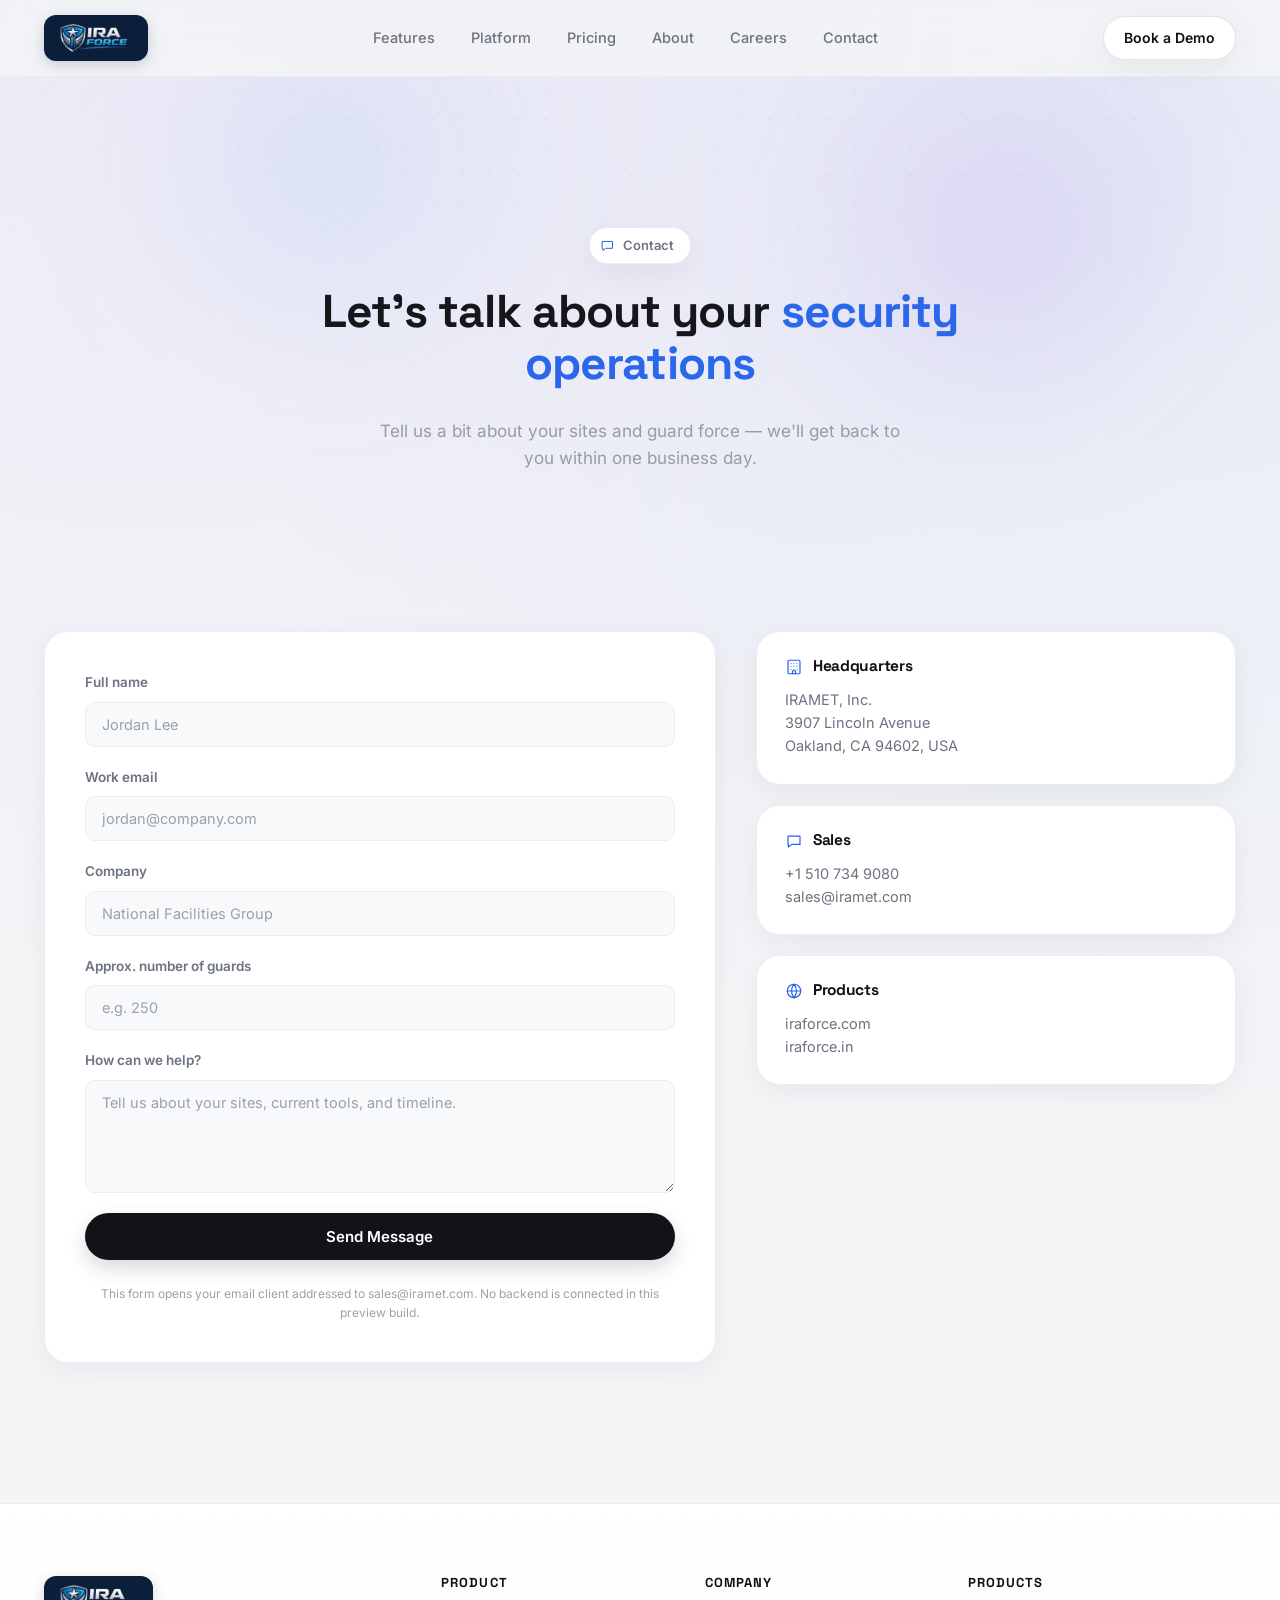
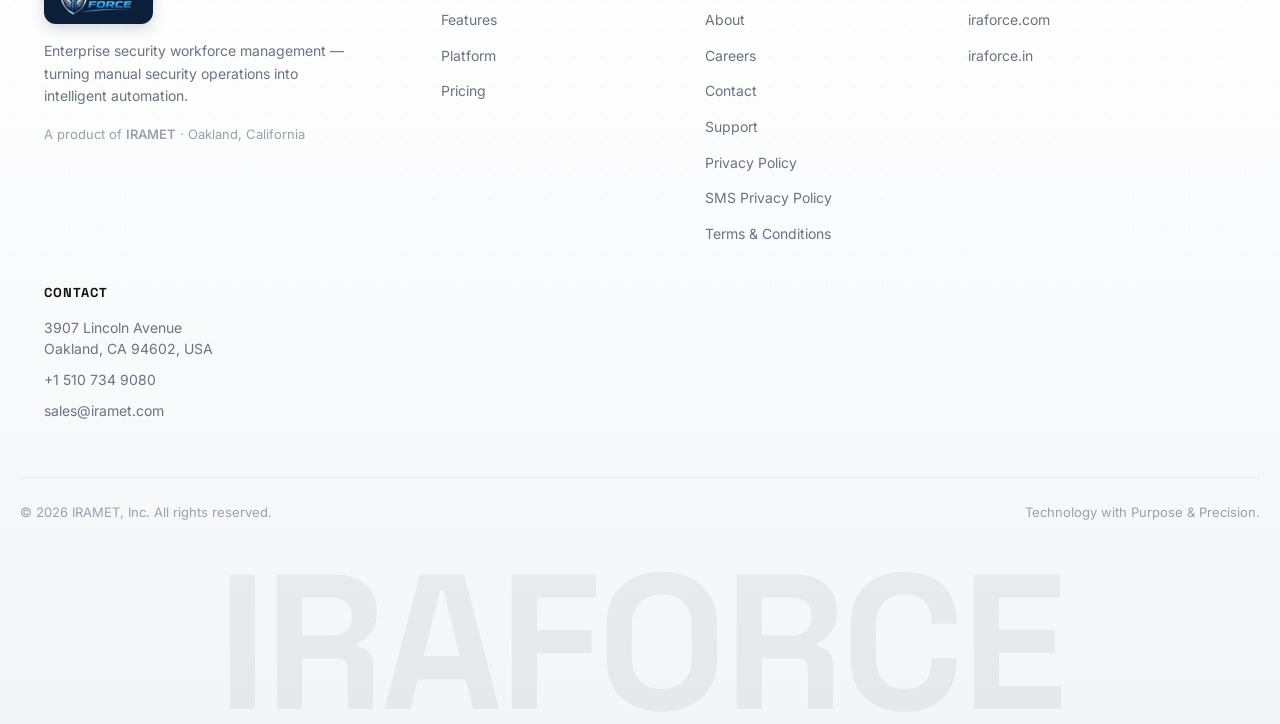
<file: contact/index.html>
<!DOCTYPE html><html lang="en"><head><meta charset="UTF-8"><meta name="viewport" content="width=device-width, initial-scale=1"><title>Contact | IraForce</title><meta name="description" content="Get in touch with IraForce / IRAMET — Oakland, California. Book a demo, ask about pricing, or reach our sales team directly."><link rel="canonical" href="https://iraforce.com/contact/"><!-- Open Graph --><meta property="og:type" content="website"><meta property="og:title" content="Contact | IraForce"><meta property="og:description" content="Get in touch with IraForce / IRAMET — Oakland, California. Book a demo, ask about pricing, or reach our sales team directly."><meta property="og:image" content="/og-image.png"><meta property="og:url" content="https://iraforce.com/contact/"><meta property="og:site_name" content="IraForce"><!-- Twitter --><meta name="twitter:card" content="summary_large_image"><meta name="twitter:title" content="Contact | IraForce"><meta name="twitter:description" content="Get in touch with IraForce / IRAMET — Oakland, California. Book a demo, ask about pricing, or reach our sales team directly."><meta name="twitter:image" content="/og-image.png"><meta name="theme-color" content="#f4f5f7"><link rel="icon" type="image/png" href="/assets/favicon-32.png" sizes="32x32"><link rel="icon" type="image/png" href="/assets/favicon-16.png" sizes="16x16"><link rel="apple-touch-icon" href="/assets/favicon-180.png"><link rel="shortcut icon" href="/favicon.ico"><script>
      document.documentElement.classList.add('js');
      if (window.matchMedia('(prefers-reduced-motion: reduce)').matches) {
        document.documentElement.classList.add('reduced-motion');
      }
    </script><link rel="stylesheet" href="/_astro/Icon.D8QwF3cm.css"><style>.page-hero[data-astro-cid-6bfsojfh]{text-align:center;padding:150px 0 72px;position:relative;overflow:hidden}.hero-orbs[data-astro-cid-6bfsojfh]{z-index:0;pointer-events:none;position:absolute;inset:0}.orb[data-astro-cid-6bfsojfh]{filter:blur(80px);opacity:.5;border-radius:50%;position:absolute}.orb-teal[data-astro-cid-6bfsojfh]{background:radial-gradient(circle,#60a5fa33,#0000 70%);width:380px;height:380px;top:-100px;left:10%}.orb-indigo[data-astro-cid-6bfsojfh]{background:radial-gradient(circle,#7c3aed29,#0000 70%);width:420px;height:420px;top:-60px;right:5%}.page-hero[data-astro-cid-6bfsojfh] .container[data-astro-cid-6bfsojfh]{z-index:1;position:relative}.page-hero[data-astro-cid-6bfsojfh] h1[data-astro-cid-6bfsojfh]{max-width:640px;margin:0 auto 20px;font-size:clamp(30px,4.2vw,46px)}.page-sub[data-astro-cid-6bfsojfh]{max-width:520px;margin:0 auto;font-size:17px}.contact-band[data-astro-cid-6bfsojfh]{padding-bottom:140px}.contact-grid[data-astro-cid-6bfsojfh]{grid-template-columns:1.4fr 1fr;align-items:start;gap:40px;display:grid}.contact-form[data-astro-cid-6bfsojfh]{flex-direction:column;gap:20px;padding:40px;display:flex}.form-row[data-astro-cid-6bfsojfh]{flex-direction:column;gap:8px;display:flex}.form-row[data-astro-cid-6bfsojfh] label[data-astro-cid-6bfsojfh]{color:var(--text-secondary);font-size:13.5px;font-weight:600}.form-row[data-astro-cid-6bfsojfh] input[data-astro-cid-6bfsojfh],.form-row[data-astro-cid-6bfsojfh] textarea[data-astro-cid-6bfsojfh]{border:1px solid var(--border-soft);color:var(--text-primary);font-family:var(--font-body);resize:vertical;background:#f8f9fb;border-radius:10px;padding:13px 16px;font-size:14.5px;transition:border-color .2s,box-shadow .2s,background .2s}.form-row[data-astro-cid-6bfsojfh] input[data-astro-cid-6bfsojfh]:focus,.form-row[data-astro-cid-6bfsojfh] textarea[data-astro-cid-6bfsojfh]:focus{border-color:var(--accent-blue);background:#fff;outline:none;box-shadow:0 0 0 3px #2563eb24}.form-row[data-astro-cid-6bfsojfh] input[data-astro-cid-6bfsojfh]::placeholder,.form-row[data-astro-cid-6bfsojfh] textarea[data-astro-cid-6bfsojfh]::placeholder{color:var(--text-muted)}.form-note[data-astro-cid-6bfsojfh]{color:var(--text-muted);text-align:center;margin:4px 0 0;font-size:12px}.contact-info[data-astro-cid-6bfsojfh]{flex-direction:column;gap:20px;display:flex}.info-card[data-astro-cid-6bfsojfh]{padding:26px 28px}.info-card[data-astro-cid-6bfsojfh] h3[data-astro-cid-6bfsojfh]{color:var(--text-primary);align-items:center;gap:10px;margin-bottom:12px;font-size:15.5px;display:flex}.info-card[data-astro-cid-6bfsojfh] svg{width:18px;height:18px;color:var(--accent-blue)}.info-card[data-astro-cid-6bfsojfh] p[data-astro-cid-6bfsojfh]{margin:0;font-size:14.5px}.info-card[data-astro-cid-6bfsojfh] a[data-astro-cid-6bfsojfh]{color:var(--text-secondary);transition:color .2s}.info-card[data-astro-cid-6bfsojfh] a[data-astro-cid-6bfsojfh]:hover{color:var(--accent-blue)}@media (width<=880px){.contact-grid[data-astro-cid-6bfsojfh]{grid-template-columns:1fr}}
</style></head><body><a href="#main-content" class="skip-link">Skip to content</a><header class="site-nav" id="site-nav" data-astro-cid-wpvy4v7s><div class="container nav-inner" data-astro-cid-wpvy4v7s><a href="/" class="brand" aria-label="IraForce home" data-astro-cid-wpvy4v7s><img src="/assets/iraforce-logo-trimmed.png" alt="IraForce" class="brand-logo" width="373" height="151" data-astro-cid-wpvy4v7s></a><nav class="nav-links" aria-label="Primary" data-astro-cid-wpvy4v7s><ul data-astro-cid-wpvy4v7s><li data-astro-cid-wpvy4v7s><a href="/features" data-astro-cid-wpvy4v7s>Features</a></li><li data-astro-cid-wpvy4v7s><a href="/platform" data-astro-cid-wpvy4v7s>Platform</a></li><li data-astro-cid-wpvy4v7s><a href="/pricing" data-astro-cid-wpvy4v7s>Pricing</a></li><li data-astro-cid-wpvy4v7s><a href="/about" data-astro-cid-wpvy4v7s>About</a></li><li data-astro-cid-wpvy4v7s><a href="/careers" data-astro-cid-wpvy4v7s>Careers</a></li><li data-astro-cid-wpvy4v7s><a href="/contact" data-astro-cid-wpvy4v7s>Contact</a></li></ul></nav><div class="nav-actions" data-astro-cid-wpvy4v7s><a href="/contact" class="btn btn-secondary nav-cta-secondary" data-astro-cid-wpvy4v7s>Book a Demo</a></div><button class="nav-toggle" id="nav-toggle" aria-expanded="false" aria-controls="mobile-nav" aria-label="Toggle navigation menu" data-astro-cid-wpvy4v7s><span data-astro-cid-wpvy4v7s></span><span data-astro-cid-wpvy4v7s></span><span data-astro-cid-wpvy4v7s></span></button></div><div class="mobile-nav" id="mobile-nav" data-astro-cid-wpvy4v7s><ul data-astro-cid-wpvy4v7s><li data-astro-cid-wpvy4v7s><a href="/features" data-astro-cid-wpvy4v7s>Features</a></li><li data-astro-cid-wpvy4v7s><a href="/platform" data-astro-cid-wpvy4v7s>Platform</a></li><li data-astro-cid-wpvy4v7s><a href="/pricing" data-astro-cid-wpvy4v7s>Pricing</a></li><li data-astro-cid-wpvy4v7s><a href="/about" data-astro-cid-wpvy4v7s>About</a></li><li data-astro-cid-wpvy4v7s><a href="/careers" data-astro-cid-wpvy4v7s>Careers</a></li><li data-astro-cid-wpvy4v7s><a href="/contact" data-astro-cid-wpvy4v7s>Contact</a></li><li data-astro-cid-wpvy4v7s><a href="/contact" class="btn btn-primary btn-block" data-astro-cid-wpvy4v7s>Book a Demo</a></li></ul></div></header><script type="module">var e=document.getElementById(`nav-toggle`),t=document.getElementById(`mobile-nav`);e?.addEventListener(`click`,()=>{let n=t?.classList.toggle(`open`);e.setAttribute(`aria-expanded`,String(!!n))}),t?.querySelectorAll(`a`).forEach(n=>{n.addEventListener(`click`,()=>{t.classList.remove(`open`),e?.setAttribute(`aria-expanded`,`false`)})});</script><main id="main-content"><section class="page-hero dot-grid" data-hero data-astro-cid-6bfsojfh><div class="hero-orbs" aria-hidden="true" data-astro-cid-6bfsojfh><span class="orb orb-teal" data-hero-orb data-parallax="0.15" data-astro-cid-6bfsojfh></span><span class="orb orb-indigo" data-hero-orb data-parallax="0.25" data-astro-cid-6bfsojfh></span></div><div class="container" data-astro-cid-6bfsojfh><span class="eyebrow" data-hero-eyebrow data-astro-cid-6bfsojfh><svg class="icon eyebrow-icon" width="24" height="24" viewBox="0 0 24 24" fill="none" stroke="currentColor" stroke-width="1.6" stroke-linecap="round" stroke-linejoin="round" aria-hidden="true"><path d="M4 5.5h16v11H9l-4.5 3.5v-3.5H4z"/></svg> Contact</span><h1 data-hero-title data-astro-cid-6bfsojfh>Let's talk about your <span class="gradient-text" data-astro-cid-6bfsojfh>security operations</span></h1><p class="page-sub" data-hero-sub data-astro-cid-6bfsojfh>Tell us a bit about your sites and guard force — we'll get back to you within one business day.</p></div></section><section class="section contact-band" data-astro-cid-6bfsojfh><div class="container contact-grid" data-astro-cid-6bfsojfh><div class="contact-form-wrap glass-card" data-reveal data-astro-cid-6bfsojfh><form class="contact-form" action="mailto:sales@iramet.com" method="post" enctype="text/plain" data-astro-cid-6bfsojfh><div class="form-row" data-astro-cid-6bfsojfh><label for="name" data-astro-cid-6bfsojfh>Full name</label><input type="text" id="name" name="name" placeholder="Jordan Lee" required autocomplete="name" data-astro-cid-6bfsojfh></div><div class="form-row" data-astro-cid-6bfsojfh><label for="email" data-astro-cid-6bfsojfh>Work email</label><input type="email" id="email" name="email" placeholder="jordan@company.com" required autocomplete="email" data-astro-cid-6bfsojfh></div><div class="form-row" data-astro-cid-6bfsojfh><label for="company" data-astro-cid-6bfsojfh>Company</label><input type="text" id="company" name="company" placeholder="National Facilities Group" autocomplete="organization" data-astro-cid-6bfsojfh></div><div class="form-row" data-astro-cid-6bfsojfh><label for="guards" data-astro-cid-6bfsojfh>Approx. number of guards</label><input type="text" id="guards" name="guards" placeholder="e.g. 250" data-astro-cid-6bfsojfh></div><div class="form-row" data-astro-cid-6bfsojfh><label for="message" data-astro-cid-6bfsojfh>How can we help?</label><textarea id="message" name="message" rows="5" placeholder="Tell us about your sites, current tools, and timeline." required data-astro-cid-6bfsojfh></textarea></div><button type="submit" class="btn btn-primary btn-block" data-astro-cid-6bfsojfh>Send Message</button><p class="form-note" data-astro-cid-6bfsojfh>This form opens your email client addressed to sales@iramet.com. No backend is connected in this preview build.</p></form></div><div class="contact-info" data-reveal data-astro-cid-6bfsojfh><div class="info-card glass-card" data-astro-cid-6bfsojfh><h3 data-astro-cid-6bfsojfh><svg class="icon " width="24" height="24" viewBox="0 0 24 24" fill="none" stroke="currentColor" stroke-width="1.6" stroke-linecap="round" stroke-linejoin="round" aria-hidden="true"><rect x="4" y="3" width="16" height="18" rx="1.5"/><path d="M8 7h.01M12 7h.01M16 7h.01M8 11h.01M12 11h.01M16 11h.01M8 15h.01M12 15h.01M16 15h.01M10 21v-4h4v4"/></svg> Headquarters</h3><p data-astro-cid-6bfsojfh>IRAMET, Inc.<br data-astro-cid-6bfsojfh>3907 Lincoln Avenue<br data-astro-cid-6bfsojfh>Oakland, CA 94602, USA</p></div><div class="info-card glass-card" data-astro-cid-6bfsojfh><h3 data-astro-cid-6bfsojfh><svg class="icon " width="24" height="24" viewBox="0 0 24 24" fill="none" stroke="currentColor" stroke-width="1.6" stroke-linecap="round" stroke-linejoin="round" aria-hidden="true"><path d="M4 5.5h16v11H9l-4.5 3.5v-3.5H4z"/></svg> Sales</h3><p data-astro-cid-6bfsojfh><a href="tel:+15107349080" data-astro-cid-6bfsojfh>+1 510 734 9080</a><br data-astro-cid-6bfsojfh><a href="mailto:sales@iramet.com" data-astro-cid-6bfsojfh>sales@iramet.com</a></p></div><div class="info-card glass-card" data-astro-cid-6bfsojfh><h3 data-astro-cid-6bfsojfh><svg class="icon " width="24" height="24" viewBox="0 0 24 24" fill="none" stroke="currentColor" stroke-width="1.6" stroke-linecap="round" stroke-linejoin="round" aria-hidden="true"><circle cx="12" cy="12" r="9"/><path d="M3 12h18M12 3a14 14 0 0 1 0 18 14 14 0 0 1 0-18Z"/></svg> Products</h3><p data-astro-cid-6bfsojfh><a href="https://iraforce.com" target="_blank" rel="noopener" data-astro-cid-6bfsojfh>iraforce.com</a><br data-astro-cid-6bfsojfh><a href="https://iraforce.in" target="_blank" rel="noopener" data-astro-cid-6bfsojfh>iraforce.in</a></p></div></div></div></section></main><footer class="site-footer dot-grid" data-astro-cid-jo6i4kqk><div class="container footer-inner" data-astro-cid-jo6i4kqk><div class="footer-brand" data-astro-cid-jo6i4kqk><a href="/" class="brand" aria-label="IraForce home" data-astro-cid-jo6i4kqk><img src="/assets/iraforce-logo-trimmed.png" alt="IraForce" class="brand-logo" width="373" height="151" data-astro-cid-jo6i4kqk></a><p data-astro-cid-jo6i4kqk>Enterprise security workforce management — turning manual security operations into intelligent automation.</p><p class="footer-parent" data-astro-cid-jo6i4kqk>A product of <strong data-astro-cid-jo6i4kqk>IRAMET</strong> · Oakland, California</p></div><div class="footer-col" data-astro-cid-jo6i4kqk><h4 data-astro-cid-jo6i4kqk>Product</h4><ul data-astro-cid-jo6i4kqk><li data-astro-cid-jo6i4kqk><a href="/features" data-astro-cid-jo6i4kqk>Features</a></li><li data-astro-cid-jo6i4kqk><a href="/platform" data-astro-cid-jo6i4kqk>Platform</a></li><li data-astro-cid-jo6i4kqk><a href="/pricing" data-astro-cid-jo6i4kqk>Pricing</a></li></ul></div><div class="footer-col" data-astro-cid-jo6i4kqk><h4 data-astro-cid-jo6i4kqk>Company</h4><ul data-astro-cid-jo6i4kqk><li data-astro-cid-jo6i4kqk><a href="/about" data-astro-cid-jo6i4kqk>About</a></li><li data-astro-cid-jo6i4kqk><a href="/careers" data-astro-cid-jo6i4kqk>Careers</a></li><li data-astro-cid-jo6i4kqk><a href="/contact" data-astro-cid-jo6i4kqk>Contact</a></li><li data-astro-cid-jo6i4kqk><a href="/support" data-astro-cid-jo6i4kqk>Support</a></li><li data-astro-cid-jo6i4kqk><a href="/privacy" data-astro-cid-jo6i4kqk>Privacy Policy</a></li><li data-astro-cid-jo6i4kqk><a href="/sms-privacy" data-astro-cid-jo6i4kqk>SMS Privacy Policy</a></li><li data-astro-cid-jo6i4kqk><a href="/terms" data-astro-cid-jo6i4kqk>Terms &amp; Conditions</a></li></ul></div><div class="footer-col" data-astro-cid-jo6i4kqk><h4 data-astro-cid-jo6i4kqk>Products</h4><ul data-astro-cid-jo6i4kqk><li data-astro-cid-jo6i4kqk><a href="https://iraforce.com" data-astro-cid-jo6i4kqk>iraforce.com</a></li><li data-astro-cid-jo6i4kqk><a href="https://iraforce.in" data-astro-cid-jo6i4kqk>iraforce.in</a></li></ul></div><div class="footer-col" data-astro-cid-jo6i4kqk><h4 data-astro-cid-jo6i4kqk>Contact</h4><ul class="footer-contact" data-astro-cid-jo6i4kqk><li data-astro-cid-jo6i4kqk>3907 Lincoln Avenue<br data-astro-cid-jo6i4kqk>Oakland, CA 94602, USA</li><li data-astro-cid-jo6i4kqk><a href="tel:+15107349080" data-astro-cid-jo6i4kqk>+1 510 734 9080</a></li><li data-astro-cid-jo6i4kqk><a href="mailto:sales@iramet.com" data-astro-cid-jo6i4kqk>sales@iramet.com</a></li></ul></div></div><div class="container footer-bottom" data-astro-cid-jo6i4kqk><p data-astro-cid-jo6i4kqk>&copy; 2026 IRAMET, Inc. All rights reserved.</p><p class="footer-tagline" data-astro-cid-jo6i4kqk>Technology with Purpose &amp; Precision.</p></div><div class="footer-watermark" aria-hidden="true" data-astro-cid-jo6i4kqk>IRAFORCE</div></footer><script type="module" src="/_astro/Layout.astro_astro_type_script_index_0_lang.DXG16m_d.js"></script></body></html>
</file>
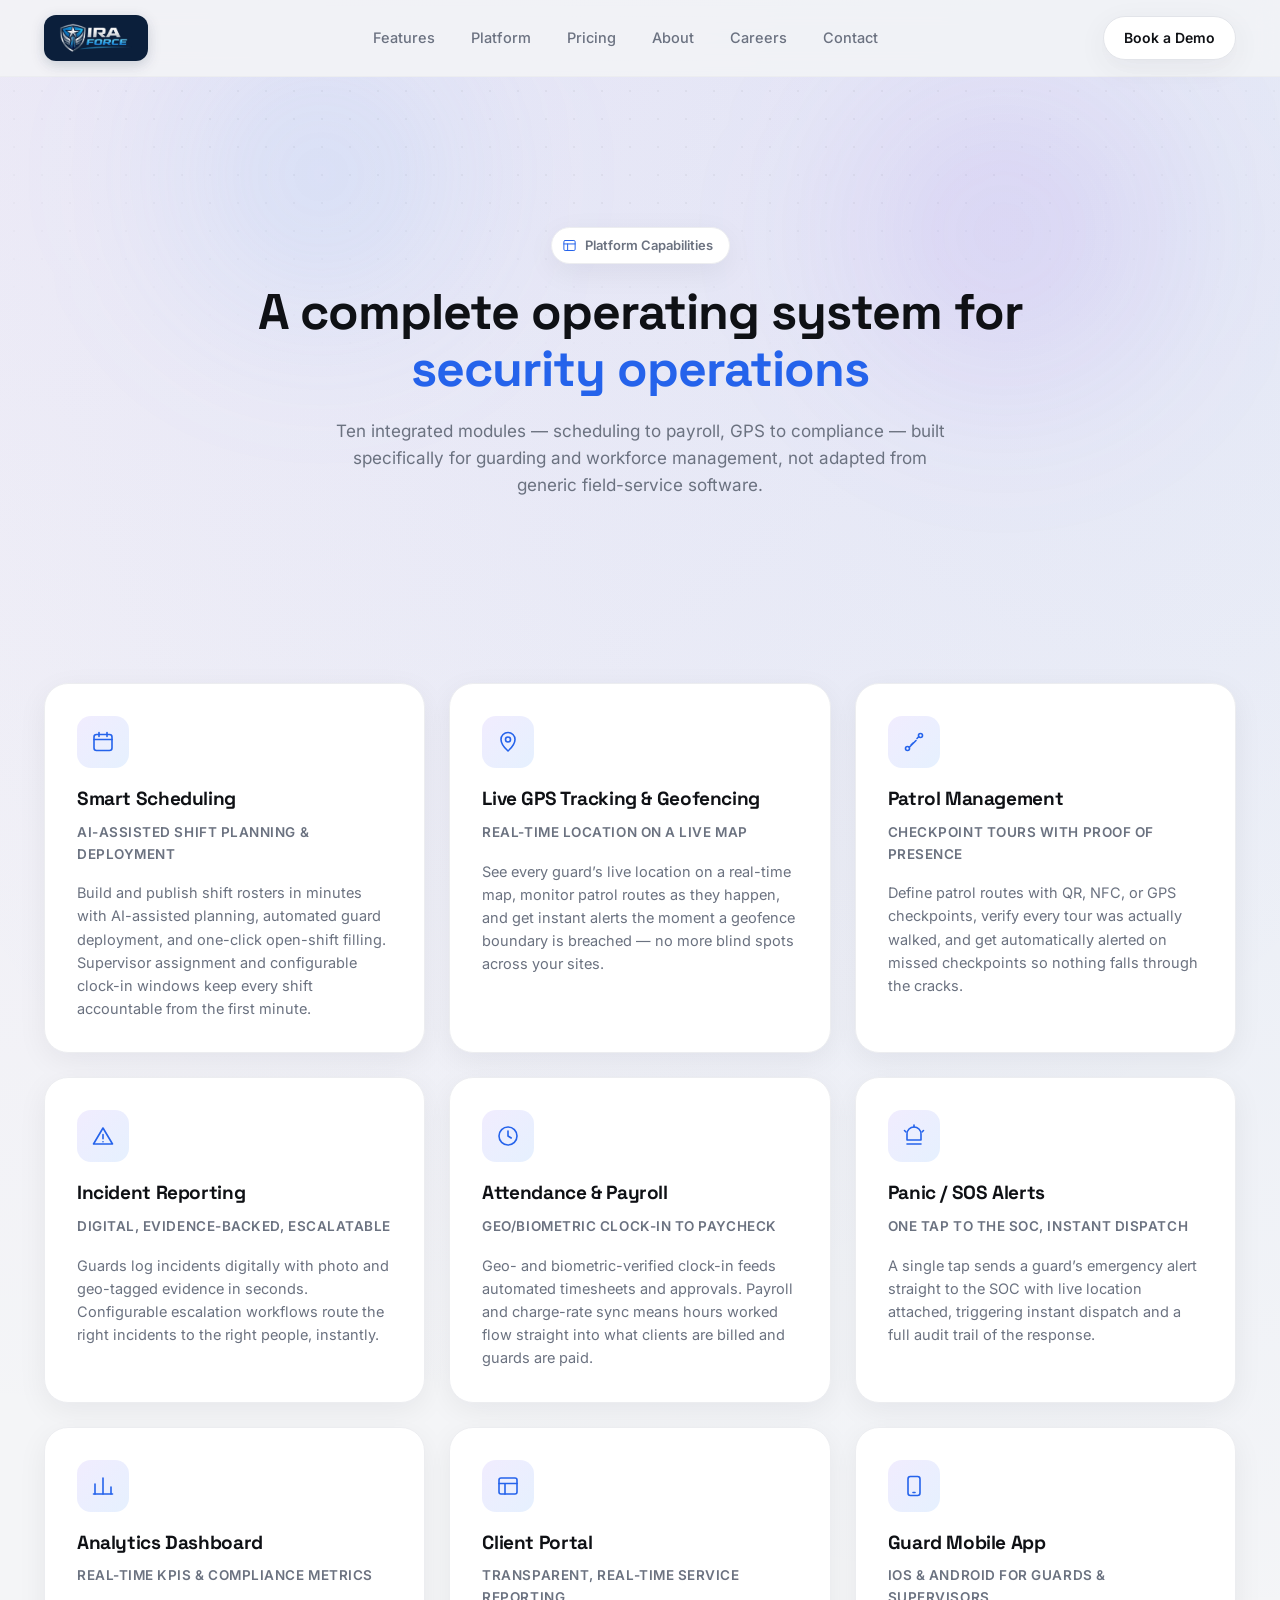
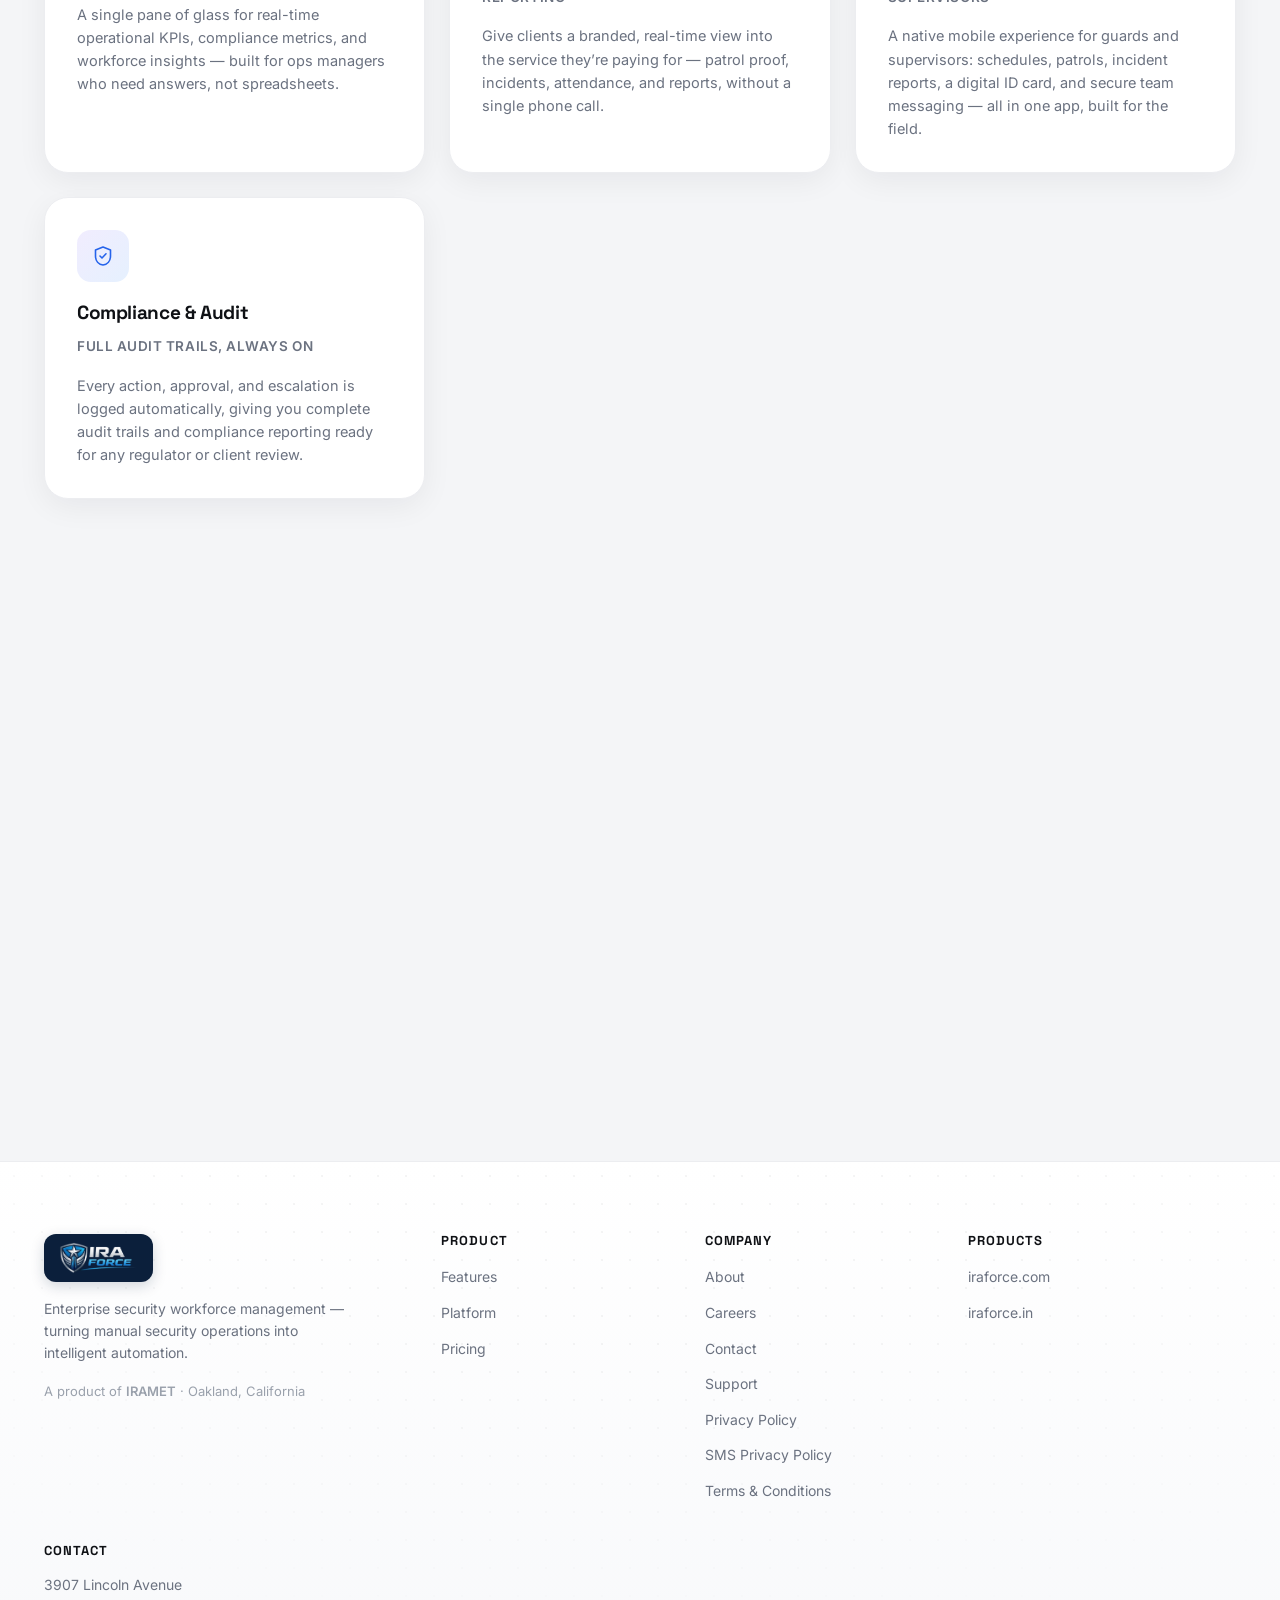
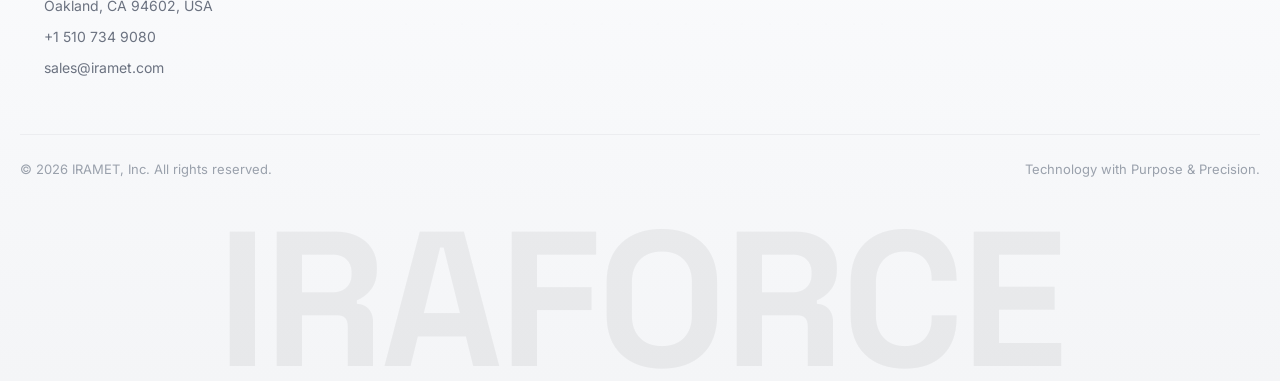
<file: features/index.html>
<!DOCTYPE html><html lang="en"><head><meta charset="UTF-8"><meta name="viewport" content="width=device-width, initial-scale=1"><title>Features | IraForce</title><meta name="description" content="Explore every IraForce capability — Smart Scheduling, Live GPS Tracking, Patrol Management, Incident Reporting, Attendance &amp; Payroll, Panic/SOS Alerts, Analytics, Client Portal, Guard Mobile App, and Compliance &amp; Audit."><link rel="canonical" href="https://iraforce.com/features/"><!-- Open Graph --><meta property="og:type" content="website"><meta property="og:title" content="Features | IraForce"><meta property="og:description" content="Explore every IraForce capability — Smart Scheduling, Live GPS Tracking, Patrol Management, Incident Reporting, Attendance &amp; Payroll, Panic/SOS Alerts, Analytics, Client Portal, Guard Mobile App, and Compliance &amp; Audit."><meta property="og:image" content="/og-image.png"><meta property="og:url" content="https://iraforce.com/features/"><meta property="og:site_name" content="IraForce"><!-- Twitter --><meta name="twitter:card" content="summary_large_image"><meta name="twitter:title" content="Features | IraForce"><meta name="twitter:description" content="Explore every IraForce capability — Smart Scheduling, Live GPS Tracking, Patrol Management, Incident Reporting, Attendance &amp; Payroll, Panic/SOS Alerts, Analytics, Client Portal, Guard Mobile App, and Compliance &amp; Audit."><meta name="twitter:image" content="/og-image.png"><meta name="theme-color" content="#f4f5f7"><link rel="icon" type="image/png" href="/assets/favicon-32.png" sizes="32x32"><link rel="icon" type="image/png" href="/assets/favicon-16.png" sizes="16x16"><link rel="apple-touch-icon" href="/assets/favicon-180.png"><link rel="shortcut icon" href="/favicon.ico"><script>
      document.documentElement.classList.add('js');
      if (window.matchMedia('(prefers-reduced-motion: reduce)').matches) {
        document.documentElement.classList.add('reduced-motion');
      }
    </script><link rel="stylesheet" href="/_astro/Icon.D8QwF3cm.css"><style>.feature-card[data-astro-cid-a5zxh5oa]{flex-direction:column;gap:6px;height:100%;padding:32px;display:flex}.feature-icon[data-astro-cid-a5zxh5oa]{background:var(--gradient-brand-soft);width:52px;height:52px;color:var(--ira-teal);border-radius:14px;justify-content:center;align-items:center;margin-bottom:14px;display:flex}.feature-card[data-astro-cid-a5zxh5oa] h3[data-astro-cid-a5zxh5oa]{margin-bottom:6px;font-size:19px}.feature-short[data-astro-cid-a5zxh5oa]{color:var(--text-secondary);text-transform:uppercase;letter-spacing:.04em;margin-bottom:10px;font-size:13.5px;font-weight:600}.feature-desc[data-astro-cid-a5zxh5oa]{flex:1;margin-bottom:0;font-size:14.5px}.feature-link[data-astro-cid-a5zxh5oa]{color:var(--ira-teal);align-items:center;gap:6px;margin-top:18px;font-size:14px;font-weight:600;display:inline-flex}.feature-link[data-astro-cid-a5zxh5oa] .feature-link-icon{width:16px;height:16px;transition:transform .2s}.feature-link[data-astro-cid-a5zxh5oa]:hover .feature-link-icon{transform:translate(3px)}
.page-hero[data-astro-cid-rebrjudu]{text-align:center;padding:150px 0 88px;position:relative;overflow:hidden}.hero-orbs[data-astro-cid-rebrjudu]{z-index:0;pointer-events:none;position:absolute;inset:0}.orb[data-astro-cid-rebrjudu]{filter:blur(80px);opacity:.5;border-radius:50%;position:absolute}.orb-teal[data-astro-cid-rebrjudu]{background:radial-gradient(circle,#60a5fa33,#0000 70%);width:380px;height:380px;top:-100px;left:10%}.orb-indigo[data-astro-cid-rebrjudu]{background:radial-gradient(circle,#7c3aed29,#0000 70%);width:420px;height:420px;top:-60px;right:5%}.page-hero[data-astro-cid-rebrjudu] .container[data-astro-cid-rebrjudu]{z-index:1;position:relative}.page-hero[data-astro-cid-rebrjudu] h1[data-astro-cid-rebrjudu]{max-width:780px;margin:0 auto 20px;font-size:clamp(32px,4.6vw,50px)}.page-sub[data-astro-cid-rebrjudu]{max-width:620px;margin:0 auto;font-size:17px}.features-grid-full[data-astro-cid-rebrjudu]{grid-template-columns:repeat(3,1fr);gap:24px;display:grid}.cta-panel[data-astro-cid-rebrjudu]{text-align:center;padding:72px 40px;position:relative}.cta-panel[data-astro-cid-rebrjudu] h2[data-astro-cid-rebrjudu]{max-width:600px;margin:0 auto 14px;font-size:clamp(26px,3.6vw,36px)}.cta-glyph[data-astro-cid-rebrjudu]{width:.78em;height:.78em;color:var(--accent-blue);vertical-align:-.08em;display:inline-block}.cta-panel[data-astro-cid-rebrjudu] p[data-astro-cid-rebrjudu]{max-width:460px;margin:0 auto 28px}.cta-actions[data-astro-cid-rebrjudu]{flex-wrap:wrap;justify-content:center;gap:16px;display:flex}.cta-actions[data-astro-cid-rebrjudu] svg{width:16px;height:16px}@media (width<=1080px){.features-grid-full[data-astro-cid-rebrjudu]{grid-template-columns:repeat(2,1fr)}}@media (width<=640px){.features-grid-full[data-astro-cid-rebrjudu]{grid-template-columns:1fr}}
</style></head><body><a href="#main-content" class="skip-link">Skip to content</a><header class="site-nav" id="site-nav" data-astro-cid-wpvy4v7s><div class="container nav-inner" data-astro-cid-wpvy4v7s><a href="/" class="brand" aria-label="IraForce home" data-astro-cid-wpvy4v7s><img src="/assets/iraforce-logo-trimmed.png" alt="IraForce" class="brand-logo" width="373" height="151" data-astro-cid-wpvy4v7s></a><nav class="nav-links" aria-label="Primary" data-astro-cid-wpvy4v7s><ul data-astro-cid-wpvy4v7s><li data-astro-cid-wpvy4v7s><a href="/features" data-astro-cid-wpvy4v7s>Features</a></li><li data-astro-cid-wpvy4v7s><a href="/platform" data-astro-cid-wpvy4v7s>Platform</a></li><li data-astro-cid-wpvy4v7s><a href="/pricing" data-astro-cid-wpvy4v7s>Pricing</a></li><li data-astro-cid-wpvy4v7s><a href="/about" data-astro-cid-wpvy4v7s>About</a></li><li data-astro-cid-wpvy4v7s><a href="/careers" data-astro-cid-wpvy4v7s>Careers</a></li><li data-astro-cid-wpvy4v7s><a href="/contact" data-astro-cid-wpvy4v7s>Contact</a></li></ul></nav><div class="nav-actions" data-astro-cid-wpvy4v7s><a href="/contact" class="btn btn-secondary nav-cta-secondary" data-astro-cid-wpvy4v7s>Book a Demo</a></div><button class="nav-toggle" id="nav-toggle" aria-expanded="false" aria-controls="mobile-nav" aria-label="Toggle navigation menu" data-astro-cid-wpvy4v7s><span data-astro-cid-wpvy4v7s></span><span data-astro-cid-wpvy4v7s></span><span data-astro-cid-wpvy4v7s></span></button></div><div class="mobile-nav" id="mobile-nav" data-astro-cid-wpvy4v7s><ul data-astro-cid-wpvy4v7s><li data-astro-cid-wpvy4v7s><a href="/features" data-astro-cid-wpvy4v7s>Features</a></li><li data-astro-cid-wpvy4v7s><a href="/platform" data-astro-cid-wpvy4v7s>Platform</a></li><li data-astro-cid-wpvy4v7s><a href="/pricing" data-astro-cid-wpvy4v7s>Pricing</a></li><li data-astro-cid-wpvy4v7s><a href="/about" data-astro-cid-wpvy4v7s>About</a></li><li data-astro-cid-wpvy4v7s><a href="/careers" data-astro-cid-wpvy4v7s>Careers</a></li><li data-astro-cid-wpvy4v7s><a href="/contact" data-astro-cid-wpvy4v7s>Contact</a></li><li data-astro-cid-wpvy4v7s><a href="/contact" class="btn btn-primary btn-block" data-astro-cid-wpvy4v7s>Book a Demo</a></li></ul></div></header><script type="module">var e=document.getElementById(`nav-toggle`),t=document.getElementById(`mobile-nav`);e?.addEventListener(`click`,()=>{let n=t?.classList.toggle(`open`);e.setAttribute(`aria-expanded`,String(!!n))}),t?.querySelectorAll(`a`).forEach(n=>{n.addEventListener(`click`,()=>{t.classList.remove(`open`),e?.setAttribute(`aria-expanded`,`false`)})});</script><main id="main-content"><section class="page-hero dot-grid" data-hero data-astro-cid-rebrjudu><div class="hero-orbs" aria-hidden="true" data-astro-cid-rebrjudu><span class="orb orb-teal" data-hero-orb data-parallax="0.15" data-astro-cid-rebrjudu></span><span class="orb orb-indigo" data-hero-orb data-parallax="0.25" data-astro-cid-rebrjudu></span></div><div class="container" data-astro-cid-rebrjudu><span class="eyebrow" data-hero-eyebrow data-astro-cid-rebrjudu><svg class="icon eyebrow-icon" width="24" height="24" viewBox="0 0 24 24" fill="none" stroke="currentColor" stroke-width="1.6" stroke-linecap="round" stroke-linejoin="round" aria-hidden="true"><rect x="3" y="4" width="18" height="16" rx="2"/><path d="M3 9.5h18M9 9.5V20"/></svg> Platform Capabilities</span><h1 data-hero-title data-astro-cid-rebrjudu>A complete operating system for <span class="gradient-text" data-astro-cid-rebrjudu>security operations</span></h1><p class="page-sub" data-hero-sub data-astro-cid-rebrjudu>Ten integrated modules — scheduling to payroll, GPS to compliance — built specifically for guarding and workforce management, not adapted from generic field-service software.</p></div></section><section class="section" data-astro-cid-rebrjudu><div class="container" data-astro-cid-rebrjudu><div class="features-grid-full" data-reveal-group data-astro-cid-rebrjudu><article class="feature-card glass-card" data-reveal-item data-astro-cid-a5zxh5oa><div class="feature-icon" aria-hidden="true" data-astro-cid-a5zxh5oa><svg class="icon " width="24" height="24" viewBox="0 0 24 24" fill="none" stroke="currentColor" stroke-width="1.6" stroke-linecap="round" stroke-linejoin="round" aria-hidden="true"><rect x="3" y="4.5" width="18" height="16" rx="2.5"/><path d="M16 2.5v4M8 2.5v4M3 9.5h18"/></svg></div><h3 data-astro-cid-a5zxh5oa>Smart Scheduling</h3><p class="feature-short" data-astro-cid-a5zxh5oa>AI-assisted shift planning &amp; deployment</p><p class="feature-desc" data-astro-cid-a5zxh5oa>Build and publish shift rosters in minutes with AI-assisted planning, automated guard deployment, and one-click open-shift filling. Supervisor assignment and configurable clock-in windows keep every shift accountable from the first minute.</p></article><article class="feature-card glass-card" data-reveal-item data-astro-cid-a5zxh5oa><div class="feature-icon" aria-hidden="true" data-astro-cid-a5zxh5oa><svg class="icon " width="24" height="24" viewBox="0 0 24 24" fill="none" stroke="currentColor" stroke-width="1.6" stroke-linecap="round" stroke-linejoin="round" aria-hidden="true"><path d="M12 21s7-6.2 7-11.5A7 7 0 0 0 5 9.5C5 14.8 12 21 12 21Z"/><circle cx="12" cy="9.5" r="2.5"/></svg></div><h3 data-astro-cid-a5zxh5oa>Live GPS Tracking &amp; Geofencing</h3><p class="feature-short" data-astro-cid-a5zxh5oa>Real-time location on a live map</p><p class="feature-desc" data-astro-cid-a5zxh5oa>See every guard’s live location on a real-time map, monitor patrol routes as they happen, and get instant alerts the moment a geofence boundary is breached — no more blind spots across your sites.</p></article><article class="feature-card glass-card" data-reveal-item data-astro-cid-a5zxh5oa><div class="feature-icon" aria-hidden="true" data-astro-cid-a5zxh5oa><svg class="icon " width="24" height="24" viewBox="0 0 24 24" fill="none" stroke="currentColor" stroke-width="1.6" stroke-linecap="round" stroke-linejoin="round" aria-hidden="true"><circle cx="5.5" cy="18.5" r="2"/><circle cx="18.5" cy="5.5" r="2"/><path d="M7.3 17.2 14 10.5M16.7 6.8 15 8.5M9 15l2-2"/></svg></div><h3 data-astro-cid-a5zxh5oa>Patrol Management</h3><p class="feature-short" data-astro-cid-a5zxh5oa>Checkpoint tours with proof of presence</p><p class="feature-desc" data-astro-cid-a5zxh5oa>Define patrol routes with QR, NFC, or GPS checkpoints, verify every tour was actually walked, and get automatically alerted on missed checkpoints so nothing falls through the cracks.</p></article><article class="feature-card glass-card" data-reveal-item data-astro-cid-a5zxh5oa><div class="feature-icon" aria-hidden="true" data-astro-cid-a5zxh5oa><svg class="icon " width="24" height="24" viewBox="0 0 24 24" fill="none" stroke="currentColor" stroke-width="1.6" stroke-linecap="round" stroke-linejoin="round" aria-hidden="true"><path d="M12 4 2.5 20h19L12 4Z"/><path d="M12 10.5v4.2M12 17.7h.01"/></svg></div><h3 data-astro-cid-a5zxh5oa>Incident Reporting</h3><p class="feature-short" data-astro-cid-a5zxh5oa>Digital, evidence-backed, escalatable</p><p class="feature-desc" data-astro-cid-a5zxh5oa>Guards log incidents digitally with photo and geo-tagged evidence in seconds. Configurable escalation workflows route the right incidents to the right people, instantly.</p></article><article class="feature-card glass-card" data-reveal-item data-astro-cid-a5zxh5oa><div class="feature-icon" aria-hidden="true" data-astro-cid-a5zxh5oa><svg class="icon " width="24" height="24" viewBox="0 0 24 24" fill="none" stroke="currentColor" stroke-width="1.6" stroke-linecap="round" stroke-linejoin="round" aria-hidden="true"><circle cx="12" cy="12" r="9"/><path d="M12 7v5l3.2 2"/></svg></div><h3 data-astro-cid-a5zxh5oa>Attendance &amp; Payroll</h3><p class="feature-short" data-astro-cid-a5zxh5oa>Geo/biometric clock-in to paycheck</p><p class="feature-desc" data-astro-cid-a5zxh5oa>Geo- and biometric-verified clock-in feeds automated timesheets and approvals. Payroll and charge-rate sync means hours worked flow straight into what clients are billed and guards are paid.</p></article><article class="feature-card glass-card" data-reveal-item data-astro-cid-a5zxh5oa><div class="feature-icon" aria-hidden="true" data-astro-cid-a5zxh5oa><svg class="icon " width="24" height="24" viewBox="0 0 24 24" fill="none" stroke="currentColor" stroke-width="1.6" stroke-linecap="round" stroke-linejoin="round" aria-hidden="true"><path d="M12 3a7 7 0 0 1 7 7v6H5v-6a7 7 0 0 1 7-7Z"/><path d="M5 20h14M12 3V1M4 8 2.5 6.5M20 8l1.5-1.5"/></svg></div><h3 data-astro-cid-a5zxh5oa>Panic / SOS Alerts</h3><p class="feature-short" data-astro-cid-a5zxh5oa>One tap to the SOC, instant dispatch</p><p class="feature-desc" data-astro-cid-a5zxh5oa>A single tap sends a guard’s emergency alert straight to the SOC with live location attached, triggering instant dispatch and a full audit trail of the response.</p></article><article class="feature-card glass-card" data-reveal-item data-astro-cid-a5zxh5oa><div class="feature-icon" aria-hidden="true" data-astro-cid-a5zxh5oa><svg class="icon " width="24" height="24" viewBox="0 0 24 24" fill="none" stroke="currentColor" stroke-width="1.6" stroke-linecap="round" stroke-linejoin="round" aria-hidden="true"><path d="M4 20V10M12 20V4M20 20v-7"/><path d="M2.5 20h19"/></svg></div><h3 data-astro-cid-a5zxh5oa>Analytics Dashboard</h3><p class="feature-short" data-astro-cid-a5zxh5oa>Real-time KPIs &amp; compliance metrics</p><p class="feature-desc" data-astro-cid-a5zxh5oa>A single pane of glass for real-time operational KPIs, compliance metrics, and workforce insights — built for ops managers who need answers, not spreadsheets.</p></article><article class="feature-card glass-card" data-reveal-item data-astro-cid-a5zxh5oa><div class="feature-icon" aria-hidden="true" data-astro-cid-a5zxh5oa><svg class="icon " width="24" height="24" viewBox="0 0 24 24" fill="none" stroke="currentColor" stroke-width="1.6" stroke-linecap="round" stroke-linejoin="round" aria-hidden="true"><rect x="3" y="4" width="18" height="16" rx="2"/><path d="M3 9.5h18M9 9.5V20"/></svg></div><h3 data-astro-cid-a5zxh5oa>Client Portal</h3><p class="feature-short" data-astro-cid-a5zxh5oa>Transparent, real-time service reporting</p><p class="feature-desc" data-astro-cid-a5zxh5oa>Give clients a branded, real-time view into the service they’re paying for — patrol proof, incidents, attendance, and reports, without a single phone call.</p></article><article class="feature-card glass-card" data-reveal-item data-astro-cid-a5zxh5oa><div class="feature-icon" aria-hidden="true" data-astro-cid-a5zxh5oa><svg class="icon " width="24" height="24" viewBox="0 0 24 24" fill="none" stroke="currentColor" stroke-width="1.6" stroke-linecap="round" stroke-linejoin="round" aria-hidden="true"><rect x="6" y="2.5" width="12" height="19" rx="2.4"/><path d="M11 18.5h2"/></svg></div><h3 data-astro-cid-a5zxh5oa>Guard Mobile App</h3><p class="feature-short" data-astro-cid-a5zxh5oa>iOS &amp; Android for guards &amp; supervisors</p><p class="feature-desc" data-astro-cid-a5zxh5oa>A native mobile experience for guards and supervisors: schedules, patrols, incident reports, a digital ID card, and secure team messaging — all in one app, built for the field.</p></article><article class="feature-card glass-card" data-reveal-item data-astro-cid-a5zxh5oa><div class="feature-icon" aria-hidden="true" data-astro-cid-a5zxh5oa><svg class="icon " width="24" height="24" viewBox="0 0 24 24" fill="none" stroke="currentColor" stroke-width="1.6" stroke-linecap="round" stroke-linejoin="round" aria-hidden="true"><path d="M12 3 4.5 6v6c0 5 3.2 8.4 7.5 9 4.3-.6 7.5-4 7.5-9V6L12 3Z"/><path d="m9 12 2 2 4-4.2"/></svg></div><h3 data-astro-cid-a5zxh5oa>Compliance &amp; Audit</h3><p class="feature-short" data-astro-cid-a5zxh5oa>Full audit trails, always on</p><p class="feature-desc" data-astro-cid-a5zxh5oa>Every action, approval, and escalation is logged automatically, giving you complete audit trails and compliance reporting ready for any regulator or client review.</p></article></div></div></section><section class="section closing-cta" data-astro-cid-rebrjudu><div class="container" data-astro-cid-rebrjudu><div class="cta-panel glass-card" data-reveal data-astro-cid-rebrjudu><h2 data-astro-cid-rebrjudu>See every module working together <svg class="icon cta-glyph" width="24" height="24" viewBox="0 0 24 24" fill="none" stroke="currentColor" stroke-width="1.6" stroke-linecap="round" stroke-linejoin="round" aria-hidden="true"><path d="M12 3 4.5 6v6c0 5 3.2 8.4 7.5 9 4.3-.6 7.5-4 7.5-9V6L12 3Z"/><path d="m9 12 2 2 4-4.2"/></svg></h2><p data-astro-cid-rebrjudu>Book a walkthrough tailored to how your sites, shifts, and clients actually operate.</p><div class="cta-actions" data-astro-cid-rebrjudu><a href="/contact" class="btn btn-primary" data-astro-cid-rebrjudu>Book a Demo <svg class="icon " width="24" height="24" viewBox="0 0 24 24" fill="none" stroke="currentColor" stroke-width="1.6" stroke-linecap="round" stroke-linejoin="round" aria-hidden="true"><path d="M5 12h13M13 6l6 6-6 6"/></svg></a><a href="/pricing" class="btn btn-secondary" data-astro-cid-rebrjudu>View Pricing</a></div></div></div></section></main><footer class="site-footer dot-grid" data-astro-cid-jo6i4kqk><div class="container footer-inner" data-astro-cid-jo6i4kqk><div class="footer-brand" data-astro-cid-jo6i4kqk><a href="/" class="brand" aria-label="IraForce home" data-astro-cid-jo6i4kqk><img src="/assets/iraforce-logo-trimmed.png" alt="IraForce" class="brand-logo" width="373" height="151" data-astro-cid-jo6i4kqk></a><p data-astro-cid-jo6i4kqk>Enterprise security workforce management — turning manual security operations into intelligent automation.</p><p class="footer-parent" data-astro-cid-jo6i4kqk>A product of <strong data-astro-cid-jo6i4kqk>IRAMET</strong> · Oakland, California</p></div><div class="footer-col" data-astro-cid-jo6i4kqk><h4 data-astro-cid-jo6i4kqk>Product</h4><ul data-astro-cid-jo6i4kqk><li data-astro-cid-jo6i4kqk><a href="/features" data-astro-cid-jo6i4kqk>Features</a></li><li data-astro-cid-jo6i4kqk><a href="/platform" data-astro-cid-jo6i4kqk>Platform</a></li><li data-astro-cid-jo6i4kqk><a href="/pricing" data-astro-cid-jo6i4kqk>Pricing</a></li></ul></div><div class="footer-col" data-astro-cid-jo6i4kqk><h4 data-astro-cid-jo6i4kqk>Company</h4><ul data-astro-cid-jo6i4kqk><li data-astro-cid-jo6i4kqk><a href="/about" data-astro-cid-jo6i4kqk>About</a></li><li data-astro-cid-jo6i4kqk><a href="/careers" data-astro-cid-jo6i4kqk>Careers</a></li><li data-astro-cid-jo6i4kqk><a href="/contact" data-astro-cid-jo6i4kqk>Contact</a></li><li data-astro-cid-jo6i4kqk><a href="/support" data-astro-cid-jo6i4kqk>Support</a></li><li data-astro-cid-jo6i4kqk><a href="/privacy" data-astro-cid-jo6i4kqk>Privacy Policy</a></li><li data-astro-cid-jo6i4kqk><a href="/sms-privacy" data-astro-cid-jo6i4kqk>SMS Privacy Policy</a></li><li data-astro-cid-jo6i4kqk><a href="/terms" data-astro-cid-jo6i4kqk>Terms &amp; Conditions</a></li></ul></div><div class="footer-col" data-astro-cid-jo6i4kqk><h4 data-astro-cid-jo6i4kqk>Products</h4><ul data-astro-cid-jo6i4kqk><li data-astro-cid-jo6i4kqk><a href="https://iraforce.com" data-astro-cid-jo6i4kqk>iraforce.com</a></li><li data-astro-cid-jo6i4kqk><a href="https://iraforce.in" data-astro-cid-jo6i4kqk>iraforce.in</a></li></ul></div><div class="footer-col" data-astro-cid-jo6i4kqk><h4 data-astro-cid-jo6i4kqk>Contact</h4><ul class="footer-contact" data-astro-cid-jo6i4kqk><li data-astro-cid-jo6i4kqk>3907 Lincoln Avenue<br data-astro-cid-jo6i4kqk>Oakland, CA 94602, USA</li><li data-astro-cid-jo6i4kqk><a href="tel:+15107349080" data-astro-cid-jo6i4kqk>+1 510 734 9080</a></li><li data-astro-cid-jo6i4kqk><a href="mailto:sales@iramet.com" data-astro-cid-jo6i4kqk>sales@iramet.com</a></li></ul></div></div><div class="container footer-bottom" data-astro-cid-jo6i4kqk><p data-astro-cid-jo6i4kqk>&copy; 2026 IRAMET, Inc. All rights reserved.</p><p class="footer-tagline" data-astro-cid-jo6i4kqk>Technology with Purpose &amp; Precision.</p></div><div class="footer-watermark" aria-hidden="true" data-astro-cid-jo6i4kqk>IRAFORCE</div></footer><script type="module" src="/_astro/Layout.astro_astro_type_script_index_0_lang.DXG16m_d.js"></script></body></html>
</file>
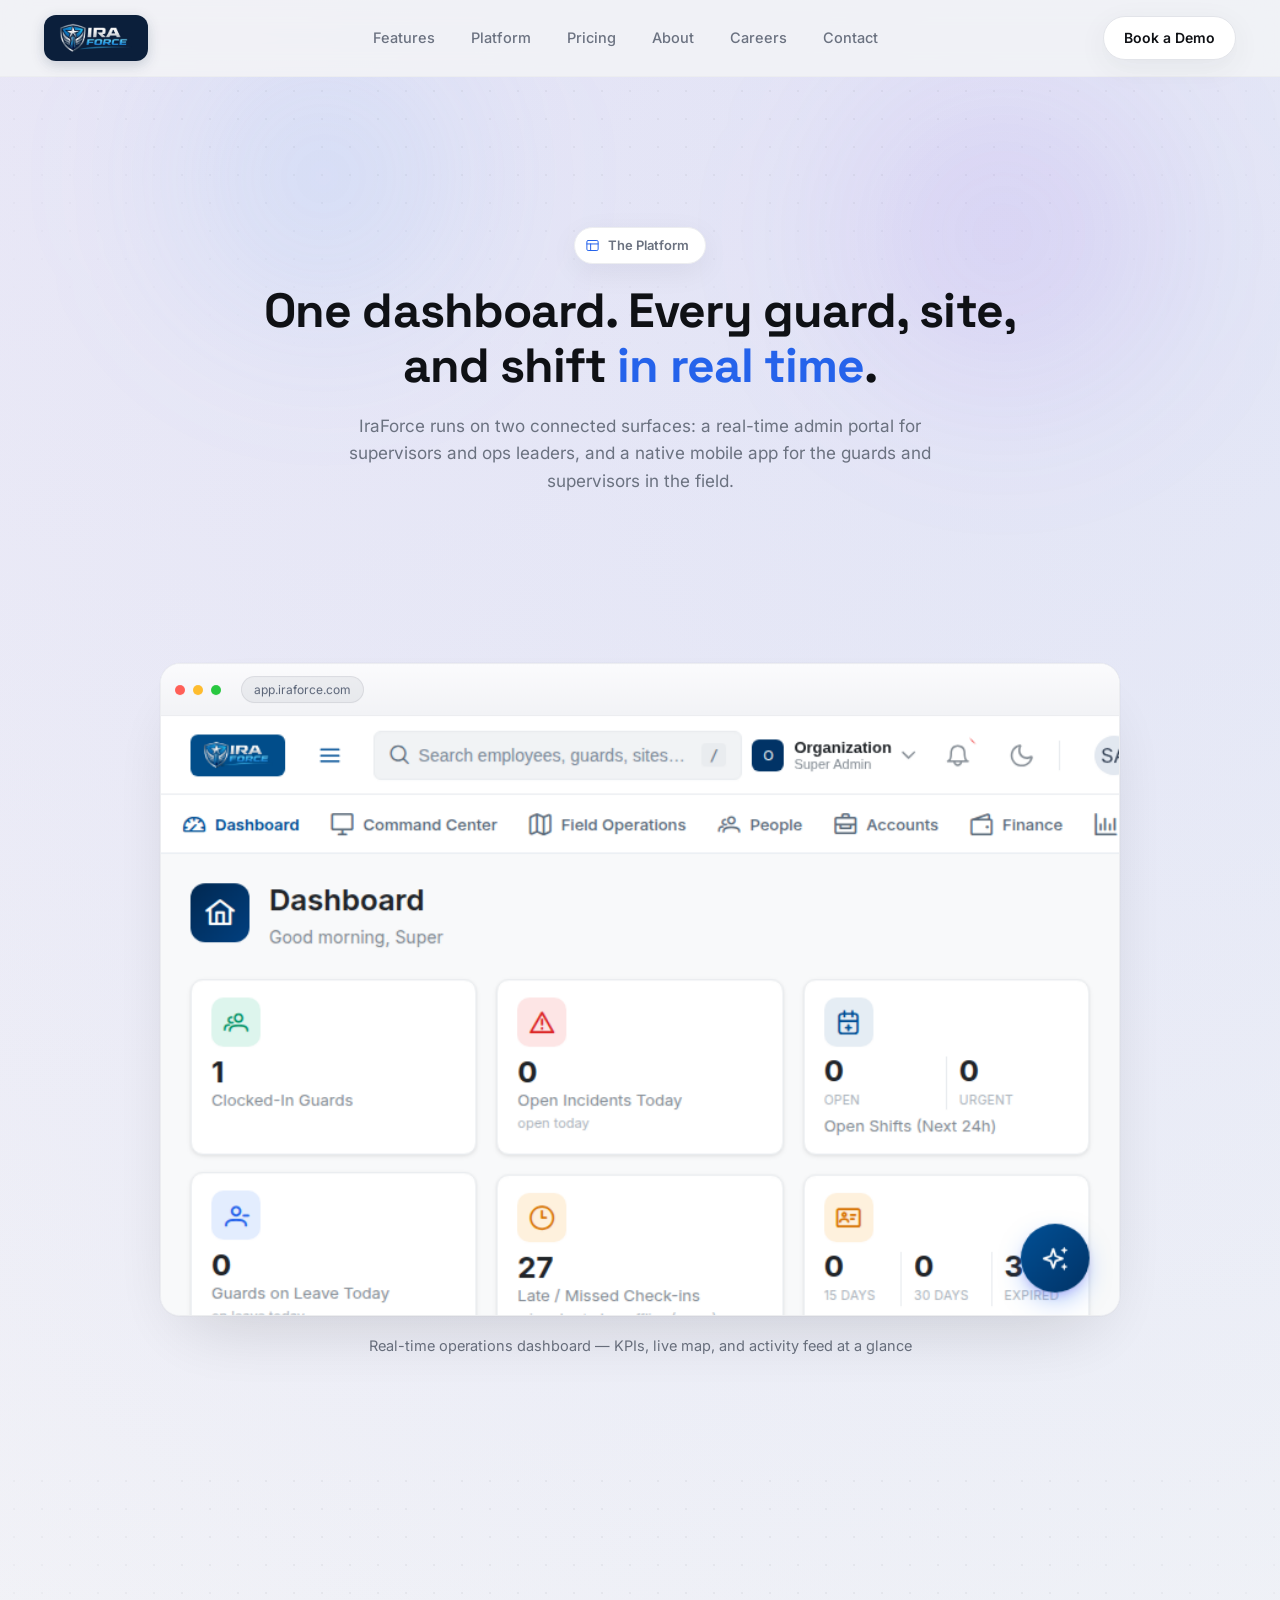
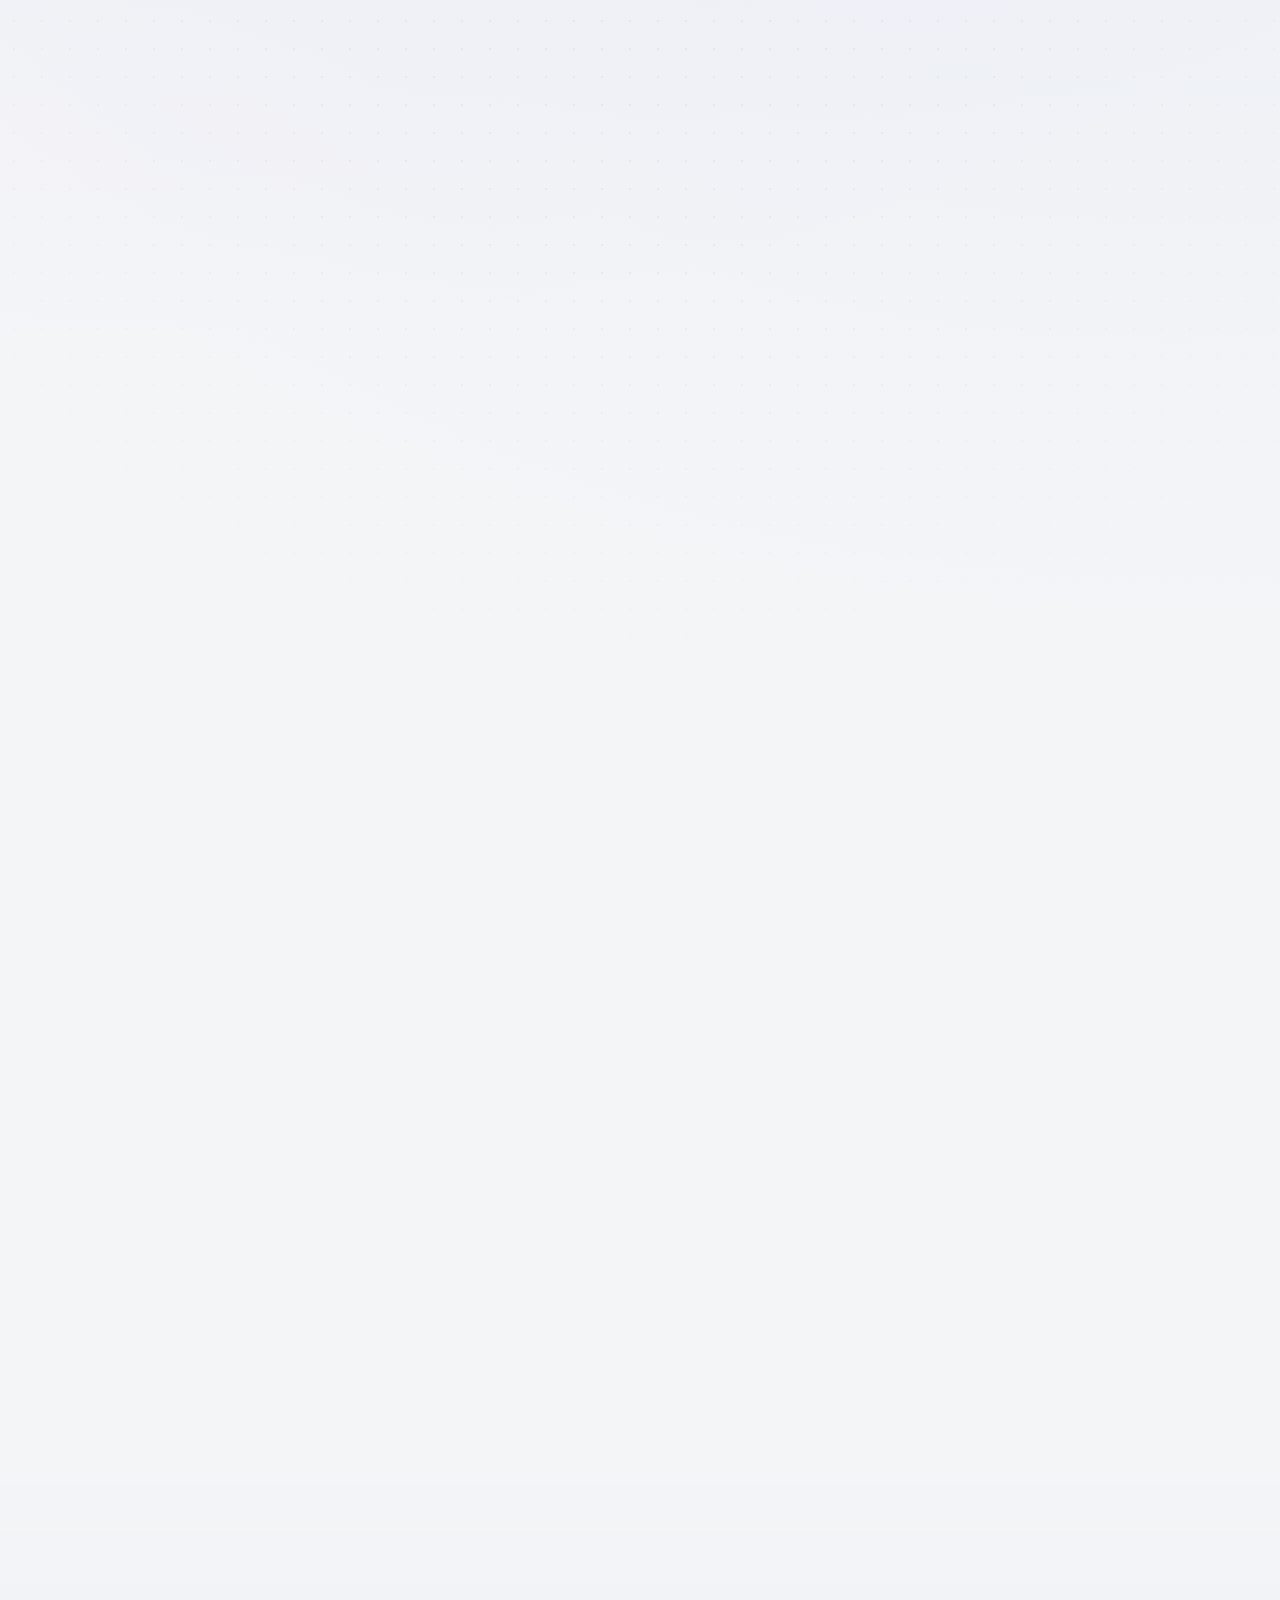
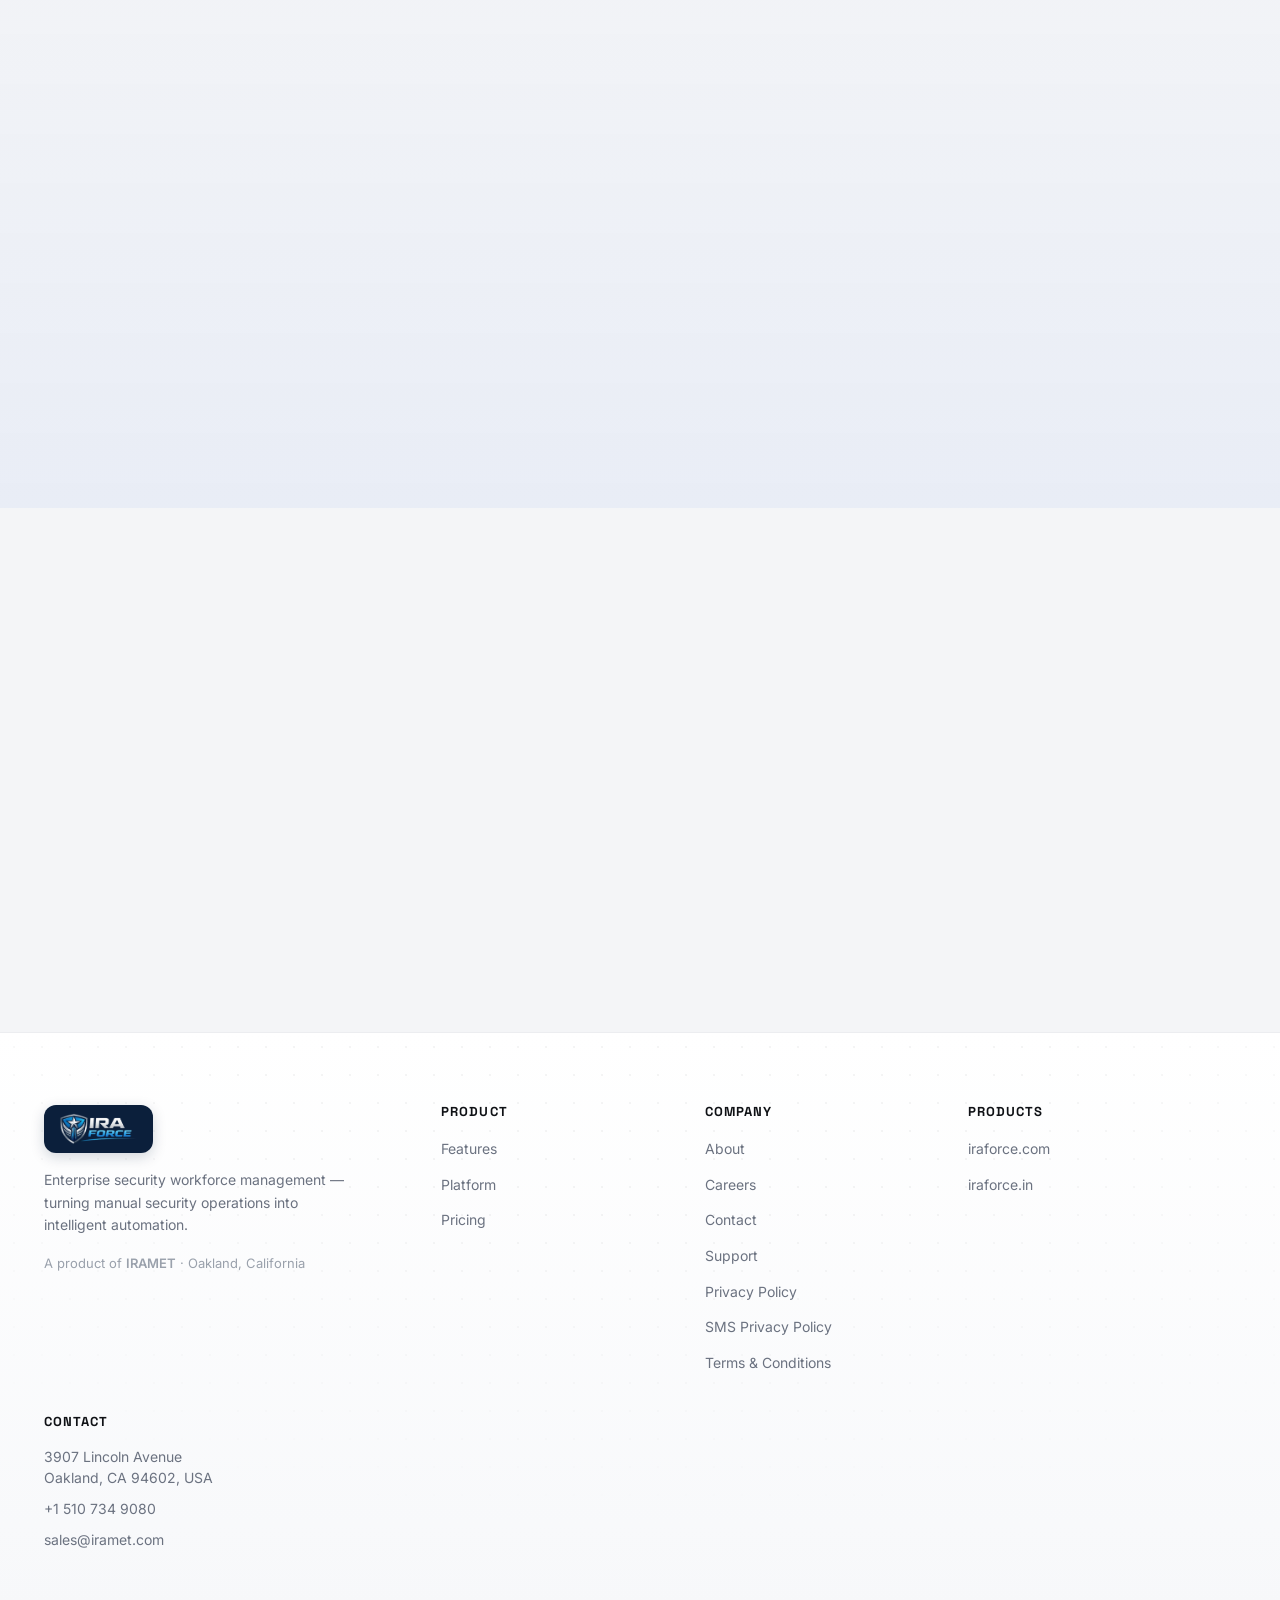
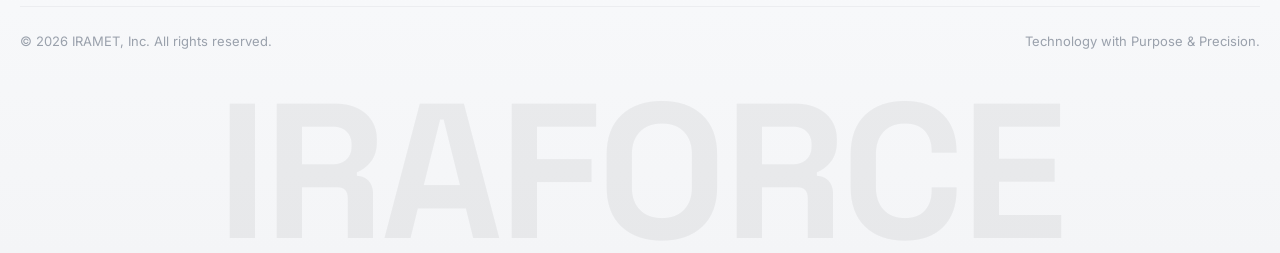
<file: platform/index.html>
<!DOCTYPE html><html lang="en"><head><meta charset="UTF-8"><meta name="viewport" content="width=device-width, initial-scale=1"><title>Platform | IraForce</title><meta name="description" content="A tour of the IraForce platform — the real-time admin dashboard, incident management, guard roster, live GPS tracking, and the native guard mobile app."><link rel="canonical" href="https://iraforce.com/platform/"><!-- Open Graph --><meta property="og:type" content="website"><meta property="og:title" content="Platform | IraForce"><meta property="og:description" content="A tour of the IraForce platform — the real-time admin dashboard, incident management, guard roster, live GPS tracking, and the native guard mobile app."><meta property="og:image" content="/og-image.png"><meta property="og:url" content="https://iraforce.com/platform/"><meta property="og:site_name" content="IraForce"><!-- Twitter --><meta name="twitter:card" content="summary_large_image"><meta name="twitter:title" content="Platform | IraForce"><meta name="twitter:description" content="A tour of the IraForce platform — the real-time admin dashboard, incident management, guard roster, live GPS tracking, and the native guard mobile app."><meta name="twitter:image" content="/og-image.png"><meta name="theme-color" content="#f4f5f7"><link rel="icon" type="image/png" href="/assets/favicon-32.png" sizes="32x32"><link rel="icon" type="image/png" href="/assets/favicon-16.png" sizes="16x16"><link rel="apple-touch-icon" href="/assets/favicon-180.png"><link rel="shortcut icon" href="/favicon.ico"><script>
      document.documentElement.classList.add('js');
      if (window.matchMedia('(prefers-reduced-motion: reduce)').matches) {
        document.documentElement.classList.add('reduced-motion');
      }
    </script><link rel="stylesheet" href="/_astro/Icon.D8QwF3cm.css"><style>.page-hero[data-astro-cid-cobtklhb]{text-align:center;padding:150px 0 72px;position:relative;overflow:hidden}.hero-orbs[data-astro-cid-cobtklhb]{z-index:0;pointer-events:none;position:absolute;inset:0}.orb[data-astro-cid-cobtklhb]{filter:blur(80px);opacity:.5;border-radius:50%;position:absolute}.orb-teal[data-astro-cid-cobtklhb]{background:radial-gradient(circle,#60a5fa33,#0000 70%);width:380px;height:380px;top:-100px;left:10%}.orb-blue[data-astro-cid-cobtklhb]{background:radial-gradient(circle,#7c3aed29,#0000 70%);width:420px;height:420px;top:-60px;right:5%}.page-hero[data-astro-cid-cobtklhb] .container[data-astro-cid-cobtklhb]{z-index:1;position:relative}.page-hero[data-astro-cid-cobtklhb] h1[data-astro-cid-cobtklhb]{max-width:820px;margin:0 auto 20px;font-size:clamp(32px,4.6vw,48px)}.page-sub[data-astro-cid-cobtklhb]{max-width:620px;margin:0 auto;font-size:17px}.hero-shot[data-astro-cid-cobtklhb] .platform-hero-frame{max-width:960px;margin:0 auto}.showcase-caption[data-astro-cid-cobtklhb]{text-align:center;color:var(--text-secondary);margin-top:18px;font-size:14.5px}.platform-detail[data-astro-cid-cobtklhb]{flex-direction:column;gap:88px;display:flex}.detail-grid[data-astro-cid-cobtklhb]{grid-template-columns:1fr 1fr;align-items:center;gap:56px;display:grid}.detail-grid-reverse[data-astro-cid-cobtklhb] .detail-visual[data-astro-cid-cobtklhb]{order:-1}.mobile-band[data-astro-cid-cobtklhb]{background:linear-gradient(#0000,#2563eb0d)}.mobile-grid[data-astro-cid-cobtklhb]{grid-template-columns:.8fr 1.2fr;align-items:center;gap:64px;display:grid}.mobile-visual[data-astro-cid-cobtklhb] .phone-frame{max-width:380px;margin:0 auto}.mobile-list[data-astro-cid-cobtklhb]{flex-direction:column;gap:14px;margin:24px 0 32px;display:flex}.mobile-list[data-astro-cid-cobtklhb] li[data-astro-cid-cobtklhb]{color:var(--text-secondary);align-items:center;gap:10px;font-size:15px;display:flex}.mobile-list[data-astro-cid-cobtklhb] svg{width:18px;height:18px;color:var(--ira-teal);flex-shrink:0}.cta-panel[data-astro-cid-cobtklhb]{text-align:center;padding:72px 40px;position:relative}.cta-panel[data-astro-cid-cobtklhb] h2[data-astro-cid-cobtklhb]{max-width:600px;margin:0 auto 14px;font-size:clamp(26px,3.6vw,36px)}.cta-glyph[data-astro-cid-cobtklhb]{width:.78em;height:.78em;color:var(--accent-blue);vertical-align:-.08em;display:inline-block}.cta-panel[data-astro-cid-cobtklhb] p[data-astro-cid-cobtklhb]{max-width:460px;margin:0 auto 28px}.cta-actions[data-astro-cid-cobtklhb]{flex-wrap:wrap;justify-content:center;gap:16px;display:flex}.cta-actions[data-astro-cid-cobtklhb] svg{width:16px;height:16px}@media (width<=960px){.detail-grid[data-astro-cid-cobtklhb],.mobile-grid[data-astro-cid-cobtklhb]{grid-template-columns:1fr}.detail-grid-reverse[data-astro-cid-cobtklhb] .detail-visual[data-astro-cid-cobtklhb]{order:0}}
.device-frame[data-astro-cid-5cvqzwvr]{border:1px solid var(--border-soft);background:var(--bg-panel);transform-style:preserve-3d;will-change:transform;border-radius:20px;overflow:hidden;box-shadow:0 30px 70px -24px #11111a29,0 0 0 1px #11111a05}.chrome[data-astro-cid-5cvqzwvr]{border-bottom:1px solid var(--border-soft);background:linear-gradient(#fbfbfd,#f2f3f6);align-items:center;gap:8px;padding:12px 14px;display:flex}.dot[data-astro-cid-5cvqzwvr]{border-radius:50%;width:10px;height:10px;display:inline-block}.dot-red[data-astro-cid-5cvqzwvr]{background:#ff5f57}.dot-yellow[data-astro-cid-5cvqzwvr]{background:#febc2e}.dot-green[data-astro-cid-5cvqzwvr]{background:#28c840}.chrome-url[data-astro-cid-5cvqzwvr]{color:#5b6578;background:#0f172a0d;border:1px solid #0f172a14;border-radius:999px;margin-left:12px;padding:3px 12px;font-size:12px}.frame-body[data-astro-cid-5cvqzwvr]{aspect-ratio:16/10;background:radial-gradient(circle at 30% 0,#7c3aed14,#0000 60%),#f4f5f7;position:relative}.frame-body[data-astro-cid-5cvqzwvr].has-image{background:#eef1f7}.frame-body[data-astro-cid-5cvqzwvr] img[data-astro-cid-5cvqzwvr]{object-fit:cover;object-position:top center;width:100%;height:100%;display:block}.placeholder[data-astro-cid-5cvqzwvr]{color:var(--text-muted);background-image:radial-gradient(#0f11150d 1px,#0000 1px);background-size:22px 22px;flex-direction:column;justify-content:center;align-items:center;gap:10px;display:flex;position:absolute;inset:0}.placeholder[data-astro-cid-5cvqzwvr] span[data-astro-cid-5cvqzwvr]{font-family:var(--font-display);color:var(--text-secondary);font-size:15px;font-weight:600}.placeholder[data-astro-cid-5cvqzwvr] small[data-astro-cid-5cvqzwvr]{color:var(--text-muted);font-size:12px}.frame-glow[data-astro-cid-5cvqzwvr]{background:var(--gradient-radial-glow);pointer-events:none;opacity:.5;z-index:-1;height:60%;position:absolute;inset:-20% -20% auto}
</style></head><body><a href="#main-content" class="skip-link">Skip to content</a><header class="site-nav" id="site-nav" data-astro-cid-wpvy4v7s><div class="container nav-inner" data-astro-cid-wpvy4v7s><a href="/" class="brand" aria-label="IraForce home" data-astro-cid-wpvy4v7s><img src="/assets/iraforce-logo-trimmed.png" alt="IraForce" class="brand-logo" width="373" height="151" data-astro-cid-wpvy4v7s></a><nav class="nav-links" aria-label="Primary" data-astro-cid-wpvy4v7s><ul data-astro-cid-wpvy4v7s><li data-astro-cid-wpvy4v7s><a href="/features" data-astro-cid-wpvy4v7s>Features</a></li><li data-astro-cid-wpvy4v7s><a href="/platform" data-astro-cid-wpvy4v7s>Platform</a></li><li data-astro-cid-wpvy4v7s><a href="/pricing" data-astro-cid-wpvy4v7s>Pricing</a></li><li data-astro-cid-wpvy4v7s><a href="/about" data-astro-cid-wpvy4v7s>About</a></li><li data-astro-cid-wpvy4v7s><a href="/careers" data-astro-cid-wpvy4v7s>Careers</a></li><li data-astro-cid-wpvy4v7s><a href="/contact" data-astro-cid-wpvy4v7s>Contact</a></li></ul></nav><div class="nav-actions" data-astro-cid-wpvy4v7s><a href="/contact" class="btn btn-secondary nav-cta-secondary" data-astro-cid-wpvy4v7s>Book a Demo</a></div><button class="nav-toggle" id="nav-toggle" aria-expanded="false" aria-controls="mobile-nav" aria-label="Toggle navigation menu" data-astro-cid-wpvy4v7s><span data-astro-cid-wpvy4v7s></span><span data-astro-cid-wpvy4v7s></span><span data-astro-cid-wpvy4v7s></span></button></div><div class="mobile-nav" id="mobile-nav" data-astro-cid-wpvy4v7s><ul data-astro-cid-wpvy4v7s><li data-astro-cid-wpvy4v7s><a href="/features" data-astro-cid-wpvy4v7s>Features</a></li><li data-astro-cid-wpvy4v7s><a href="/platform" data-astro-cid-wpvy4v7s>Platform</a></li><li data-astro-cid-wpvy4v7s><a href="/pricing" data-astro-cid-wpvy4v7s>Pricing</a></li><li data-astro-cid-wpvy4v7s><a href="/about" data-astro-cid-wpvy4v7s>About</a></li><li data-astro-cid-wpvy4v7s><a href="/careers" data-astro-cid-wpvy4v7s>Careers</a></li><li data-astro-cid-wpvy4v7s><a href="/contact" data-astro-cid-wpvy4v7s>Contact</a></li><li data-astro-cid-wpvy4v7s><a href="/contact" class="btn btn-primary btn-block" data-astro-cid-wpvy4v7s>Book a Demo</a></li></ul></div></header><script type="module">var e=document.getElementById(`nav-toggle`),t=document.getElementById(`mobile-nav`);e?.addEventListener(`click`,()=>{let n=t?.classList.toggle(`open`);e.setAttribute(`aria-expanded`,String(!!n))}),t?.querySelectorAll(`a`).forEach(n=>{n.addEventListener(`click`,()=>{t.classList.remove(`open`),e?.setAttribute(`aria-expanded`,`false`)})});</script><main id="main-content"><section class="page-hero dot-grid" data-hero data-astro-cid-cobtklhb><div class="hero-orbs" aria-hidden="true" data-astro-cid-cobtklhb><span class="orb orb-teal" data-hero-orb data-parallax="0.15" data-astro-cid-cobtklhb></span><span class="orb orb-blue" data-hero-orb data-parallax="0.25" data-astro-cid-cobtklhb></span></div><div class="container" data-astro-cid-cobtklhb><span class="eyebrow" data-hero-eyebrow data-astro-cid-cobtklhb><svg class="icon eyebrow-icon" width="24" height="24" viewBox="0 0 24 24" fill="none" stroke="currentColor" stroke-width="1.6" stroke-linecap="round" stroke-linejoin="round" aria-hidden="true"><rect x="3" y="4" width="18" height="16" rx="2"/><path d="M3 9.5h18M9 9.5V20"/></svg> The Platform</span><h1 data-hero-title data-astro-cid-cobtklhb>One dashboard. Every guard, site, and shift <span class="gradient-text" data-astro-cid-cobtklhb>in real time</span>.</h1><p class="page-sub" data-hero-sub data-astro-cid-cobtklhb>IraForce runs on two connected surfaces: a real-time admin portal for supervisors and ops leaders, and a native mobile app for the guards and supervisors in the field.</p></div></section><section class="section" data-astro-cid-cobtklhb><div class="container" data-astro-cid-cobtklhb><div class="hero-shot" data-reveal data-astro-cid-cobtklhb><div class="device-frame platform-hero-frame" data-tilt data-astro-cid-5cvqzwvr><div class="chrome" aria-hidden="true" data-astro-cid-5cvqzwvr><span class="dot dot-red" data-astro-cid-5cvqzwvr></span><span class="dot dot-yellow" data-astro-cid-5cvqzwvr></span><span class="dot dot-green" data-astro-cid-5cvqzwvr></span><span class="chrome-url" data-astro-cid-5cvqzwvr>app.iraforce.com</span></div><div class="frame-body has-image" data-astro-cid-5cvqzwvr><img src="/screenshots/dashboard.png" alt="IraForce admin dashboard with real-time KPI cards and live map" loading="lazy" decoding="async" data-astro-cid-5cvqzwvr><div class="frame-glow" aria-hidden="true" data-astro-cid-5cvqzwvr></div></div></div><p class="showcase-caption" data-astro-cid-cobtklhb>Real-time operations dashboard — KPIs, live map, and activity feed at a glance</p></div></div></section><section class="section platform-detail dot-grid" data-astro-cid-cobtklhb><div class="container detail-grid" data-astro-cid-cobtklhb><div class="detail-copy" data-reveal data-astro-cid-cobtklhb><span class="eyebrow" data-astro-cid-cobtklhb>Incident Reporting</span><h2 data-astro-cid-cobtklhb>Every incident, tracked from report to resolution</h2><p data-astro-cid-cobtklhb>Guards log incidents in the field with photo and geo-tagged evidence. Supervisors see every open, in-progress, and escalated incident in one queue — no more digging through email threads or paper logs.</p></div><div class="detail-visual" data-reveal data-astro-cid-cobtklhb><div class="device-frame " data-tilt data-astro-cid-5cvqzwvr><div class="chrome" aria-hidden="true" data-astro-cid-5cvqzwvr><span class="dot dot-red" data-astro-cid-5cvqzwvr></span><span class="dot dot-yellow" data-astro-cid-5cvqzwvr></span><span class="dot dot-green" data-astro-cid-5cvqzwvr></span><span class="chrome-url" data-astro-cid-5cvqzwvr>app.iraforce.com</span></div><div class="frame-body has-image" data-astro-cid-5cvqzwvr><img src="/screenshots/incidents.png" alt="IraForce incident management view" loading="lazy" decoding="async" data-astro-cid-5cvqzwvr><div class="frame-glow" aria-hidden="true" data-astro-cid-5cvqzwvr></div></div></div></div></div><div class="container detail-grid detail-grid-reverse" data-astro-cid-cobtklhb><div class="detail-visual" data-reveal data-astro-cid-cobtklhb><div class="device-frame " data-tilt data-astro-cid-5cvqzwvr><div class="chrome" aria-hidden="true" data-astro-cid-5cvqzwvr><span class="dot dot-red" data-astro-cid-5cvqzwvr></span><span class="dot dot-yellow" data-astro-cid-5cvqzwvr></span><span class="dot dot-green" data-astro-cid-5cvqzwvr></span><span class="chrome-url" data-astro-cid-5cvqzwvr>app.iraforce.com</span></div><div class="frame-body has-image" data-astro-cid-5cvqzwvr><img src="/screenshots/guards.png" alt="IraForce guard and workforce roster view" loading="lazy" decoding="async" data-astro-cid-5cvqzwvr><div class="frame-glow" aria-hidden="true" data-astro-cid-5cvqzwvr></div></div></div></div><div class="detail-copy" data-reveal data-astro-cid-cobtklhb><span class="eyebrow" data-astro-cid-cobtklhb>Workforce & Digital ID</span><h2 data-astro-cid-cobtklhb>A single source of truth for your entire guard force</h2><p data-astro-cid-cobtklhb>Roles, certifications, site assignments, and digital ID cards live in one roster — synced in real time with scheduling, attendance, and payroll, so nobody is ever scheduled for a site they aren't certified or cleared for.</p></div></div><div class="container detail-grid" data-astro-cid-cobtklhb><div class="detail-copy" data-reveal data-astro-cid-cobtklhb><span class="eyebrow" data-astro-cid-cobtklhb>Patrol Management</span><h2 data-astro-cid-cobtklhb>Proof that every checkpoint was actually walked</h2><p data-astro-cid-cobtklhb>Define patrol routes with QR, NFC, or GPS checkpoints. Verify tours were completed on schedule, and get alerted automatically the moment a checkpoint is missed.</p></div><div class="detail-visual" data-reveal data-astro-cid-cobtklhb><div class="device-frame " data-tilt data-astro-cid-5cvqzwvr><div class="chrome" aria-hidden="true" data-astro-cid-5cvqzwvr><span class="dot dot-red" data-astro-cid-5cvqzwvr></span><span class="dot dot-yellow" data-astro-cid-5cvqzwvr></span><span class="dot dot-green" data-astro-cid-5cvqzwvr></span><span class="chrome-url" data-astro-cid-5cvqzwvr>app.iraforce.com</span></div><div class="frame-body " data-astro-cid-5cvqzwvr><div class="placeholder" role="img" aria-label="IraForce patrol and checkpoint verification screen" data-astro-cid-5cvqzwvr><svg width="40" height="40" viewBox="0 0 24 24" fill="none" stroke="currentColor" stroke-width="1.4" data-astro-cid-5cvqzwvr><rect x="3" y="4" width="18" height="14" rx="2" data-astro-cid-5cvqzwvr></rect><path d="m3 15 5-4 4 3 5-5 4 3" data-astro-cid-5cvqzwvr></path><circle cx="8" cy="9" r="1.4" fill="currentColor" stroke="none" data-astro-cid-5cvqzwvr></circle></svg><span data-astro-cid-5cvqzwvr>Patrol Management</span><small data-astro-cid-5cvqzwvr>Screenshot coming soon</small></div><div class="frame-glow" aria-hidden="true" data-astro-cid-5cvqzwvr></div></div></div></div></div></section><section class="section mobile-band" data-astro-cid-cobtklhb><div class="container mobile-grid" data-astro-cid-cobtklhb><div class="mobile-visual" data-reveal data-astro-cid-cobtklhb><div class="device-frame phone-frame" data-tilt data-astro-cid-5cvqzwvr><div class="chrome" aria-hidden="true" data-astro-cid-5cvqzwvr><span class="dot dot-red" data-astro-cid-5cvqzwvr></span><span class="dot dot-yellow" data-astro-cid-5cvqzwvr></span><span class="dot dot-green" data-astro-cid-5cvqzwvr></span><span class="chrome-url" data-astro-cid-5cvqzwvr>app.iraforce.com</span></div><div class="frame-body " data-astro-cid-5cvqzwvr><div class="placeholder" role="img" aria-label="IraForce guard mobile app" data-astro-cid-5cvqzwvr><svg width="40" height="40" viewBox="0 0 24 24" fill="none" stroke="currentColor" stroke-width="1.4" data-astro-cid-5cvqzwvr><rect x="3" y="4" width="18" height="14" rx="2" data-astro-cid-5cvqzwvr></rect><path d="m3 15 5-4 4 3 5-5 4 3" data-astro-cid-5cvqzwvr></path><circle cx="8" cy="9" r="1.4" fill="currentColor" stroke="none" data-astro-cid-5cvqzwvr></circle></svg><span data-astro-cid-5cvqzwvr>Guard Mobile App</span><small data-astro-cid-5cvqzwvr>Screenshot coming soon</small></div><div class="frame-glow" aria-hidden="true" data-astro-cid-5cvqzwvr></div></div></div></div><div class="mobile-copy" data-reveal data-astro-cid-cobtklhb><span class="eyebrow" data-astro-cid-cobtklhb>Guard Mobile App</span><h2 data-astro-cid-cobtklhb>Built for the field, not the office</h2><p data-astro-cid-cobtklhb>A native iOS &amp; Android app puts everything a guard needs in their pocket: shift schedules, patrol checkpoints, digital ID, incident reporting, and secure team messaging with supervisors and dispatch.</p><ul class="mobile-list" data-astro-cid-cobtklhb><li data-astro-cid-cobtklhb><svg class="icon " width="24" height="24" viewBox="0 0 24 24" fill="none" stroke="currentColor" stroke-width="1.6" stroke-linecap="round" stroke-linejoin="round" aria-hidden="true"><rect x="3" y="4.5" width="18" height="16" rx="2.5"/><path d="M16 2.5v4M8 2.5v4M3 9.5h18"/></svg> Live schedule & next-shift alerts</li><li data-astro-cid-cobtklhb><svg class="icon " width="24" height="24" viewBox="0 0 24 24" fill="none" stroke="currentColor" stroke-width="1.6" stroke-linecap="round" stroke-linejoin="round" aria-hidden="true"><rect x="3" y="3" width="7" height="7" rx="1"/><rect x="14" y="3" width="7" height="7" rx="1"/><rect x="3" y="14" width="7" height="7" rx="1"/><path d="M14 14h3v3h-3zM20 14v3M14 20h3M17.5 17.5h.01"/></svg> QR / NFC / GPS checkpoint scanning</li><li data-astro-cid-cobtklhb><svg class="icon " width="24" height="24" viewBox="0 0 24 24" fill="none" stroke="currentColor" stroke-width="1.6" stroke-linecap="round" stroke-linejoin="round" aria-hidden="true"><path d="M12 4 2.5 20h19L12 4Z"/><path d="M12 10.5v4.2M12 17.7h.01"/></svg> Photo-backed incident reports</li><li data-astro-cid-cobtklhb><svg class="icon " width="24" height="24" viewBox="0 0 24 24" fill="none" stroke="currentColor" stroke-width="1.6" stroke-linecap="round" stroke-linejoin="round" aria-hidden="true"><path d="M12 3a7 7 0 0 1 7 7v6H5v-6a7 7 0 0 1 7-7Z"/><path d="M5 20h14M12 3V1M4 8 2.5 6.5M20 8l1.5-1.5"/></svg> One-tap panic / SOS with live location</li><li data-astro-cid-cobtklhb><svg class="icon " width="24" height="24" viewBox="0 0 24 24" fill="none" stroke="currentColor" stroke-width="1.6" stroke-linecap="round" stroke-linejoin="round" aria-hidden="true"><path d="M4 5.5h16v11H9l-4.5 3.5v-3.5H4z"/></svg> Secure messaging with supervisors & dispatch</li></ul><a href="/contact" class="btn btn-primary" data-astro-cid-cobtklhb>Book a Demo</a></div></div></section><section class="section closing-cta" data-astro-cid-cobtklhb><div class="container" data-astro-cid-cobtklhb><div class="cta-panel glass-card" data-reveal data-astro-cid-cobtklhb><h2 data-astro-cid-cobtklhb>Want the full walkthrough? <svg class="icon cta-glyph" width="24" height="24" viewBox="0 0 24 24" fill="none" stroke="currentColor" stroke-width="1.6" stroke-linecap="round" stroke-linejoin="round" aria-hidden="true"><path d="M12 3 4.5 6v6c0 5 3.2 8.4 7.5 9 4.3-.6 7.5-4 7.5-9V6L12 3Z"/><path d="m9 12 2 2 4-4.2"/></svg></h2><p data-astro-cid-cobtklhb>We'll show you the platform running against a scenario that looks like your operation.</p><div class="cta-actions" data-astro-cid-cobtklhb><a href="/contact" class="btn btn-primary" data-astro-cid-cobtklhb>Book a Demo <svg class="icon " width="24" height="24" viewBox="0 0 24 24" fill="none" stroke="currentColor" stroke-width="1.6" stroke-linecap="round" stroke-linejoin="round" aria-hidden="true"><path d="M5 12h13M13 6l6 6-6 6"/></svg></a><a href="/features" class="btn btn-secondary" data-astro-cid-cobtklhb>Explore Features</a></div></div></div></section></main><footer class="site-footer dot-grid" data-astro-cid-jo6i4kqk><div class="container footer-inner" data-astro-cid-jo6i4kqk><div class="footer-brand" data-astro-cid-jo6i4kqk><a href="/" class="brand" aria-label="IraForce home" data-astro-cid-jo6i4kqk><img src="/assets/iraforce-logo-trimmed.png" alt="IraForce" class="brand-logo" width="373" height="151" data-astro-cid-jo6i4kqk></a><p data-astro-cid-jo6i4kqk>Enterprise security workforce management — turning manual security operations into intelligent automation.</p><p class="footer-parent" data-astro-cid-jo6i4kqk>A product of <strong data-astro-cid-jo6i4kqk>IRAMET</strong> · Oakland, California</p></div><div class="footer-col" data-astro-cid-jo6i4kqk><h4 data-astro-cid-jo6i4kqk>Product</h4><ul data-astro-cid-jo6i4kqk><li data-astro-cid-jo6i4kqk><a href="/features" data-astro-cid-jo6i4kqk>Features</a></li><li data-astro-cid-jo6i4kqk><a href="/platform" data-astro-cid-jo6i4kqk>Platform</a></li><li data-astro-cid-jo6i4kqk><a href="/pricing" data-astro-cid-jo6i4kqk>Pricing</a></li></ul></div><div class="footer-col" data-astro-cid-jo6i4kqk><h4 data-astro-cid-jo6i4kqk>Company</h4><ul data-astro-cid-jo6i4kqk><li data-astro-cid-jo6i4kqk><a href="/about" data-astro-cid-jo6i4kqk>About</a></li><li data-astro-cid-jo6i4kqk><a href="/careers" data-astro-cid-jo6i4kqk>Careers</a></li><li data-astro-cid-jo6i4kqk><a href="/contact" data-astro-cid-jo6i4kqk>Contact</a></li><li data-astro-cid-jo6i4kqk><a href="/support" data-astro-cid-jo6i4kqk>Support</a></li><li data-astro-cid-jo6i4kqk><a href="/privacy" data-astro-cid-jo6i4kqk>Privacy Policy</a></li><li data-astro-cid-jo6i4kqk><a href="/sms-privacy" data-astro-cid-jo6i4kqk>SMS Privacy Policy</a></li><li data-astro-cid-jo6i4kqk><a href="/terms" data-astro-cid-jo6i4kqk>Terms &amp; Conditions</a></li></ul></div><div class="footer-col" data-astro-cid-jo6i4kqk><h4 data-astro-cid-jo6i4kqk>Products</h4><ul data-astro-cid-jo6i4kqk><li data-astro-cid-jo6i4kqk><a href="https://iraforce.com" data-astro-cid-jo6i4kqk>iraforce.com</a></li><li data-astro-cid-jo6i4kqk><a href="https://iraforce.in" data-astro-cid-jo6i4kqk>iraforce.in</a></li></ul></div><div class="footer-col" data-astro-cid-jo6i4kqk><h4 data-astro-cid-jo6i4kqk>Contact</h4><ul class="footer-contact" data-astro-cid-jo6i4kqk><li data-astro-cid-jo6i4kqk>3907 Lincoln Avenue<br data-astro-cid-jo6i4kqk>Oakland, CA 94602, USA</li><li data-astro-cid-jo6i4kqk><a href="tel:+15107349080" data-astro-cid-jo6i4kqk>+1 510 734 9080</a></li><li data-astro-cid-jo6i4kqk><a href="mailto:sales@iramet.com" data-astro-cid-jo6i4kqk>sales@iramet.com</a></li></ul></div></div><div class="container footer-bottom" data-astro-cid-jo6i4kqk><p data-astro-cid-jo6i4kqk>&copy; 2026 IRAMET, Inc. All rights reserved.</p><p class="footer-tagline" data-astro-cid-jo6i4kqk>Technology with Purpose &amp; Precision.</p></div><div class="footer-watermark" aria-hidden="true" data-astro-cid-jo6i4kqk>IRAFORCE</div></footer><script type="module" src="/_astro/Layout.astro_astro_type_script_index_0_lang.DXG16m_d.js"></script></body></html>
</file>
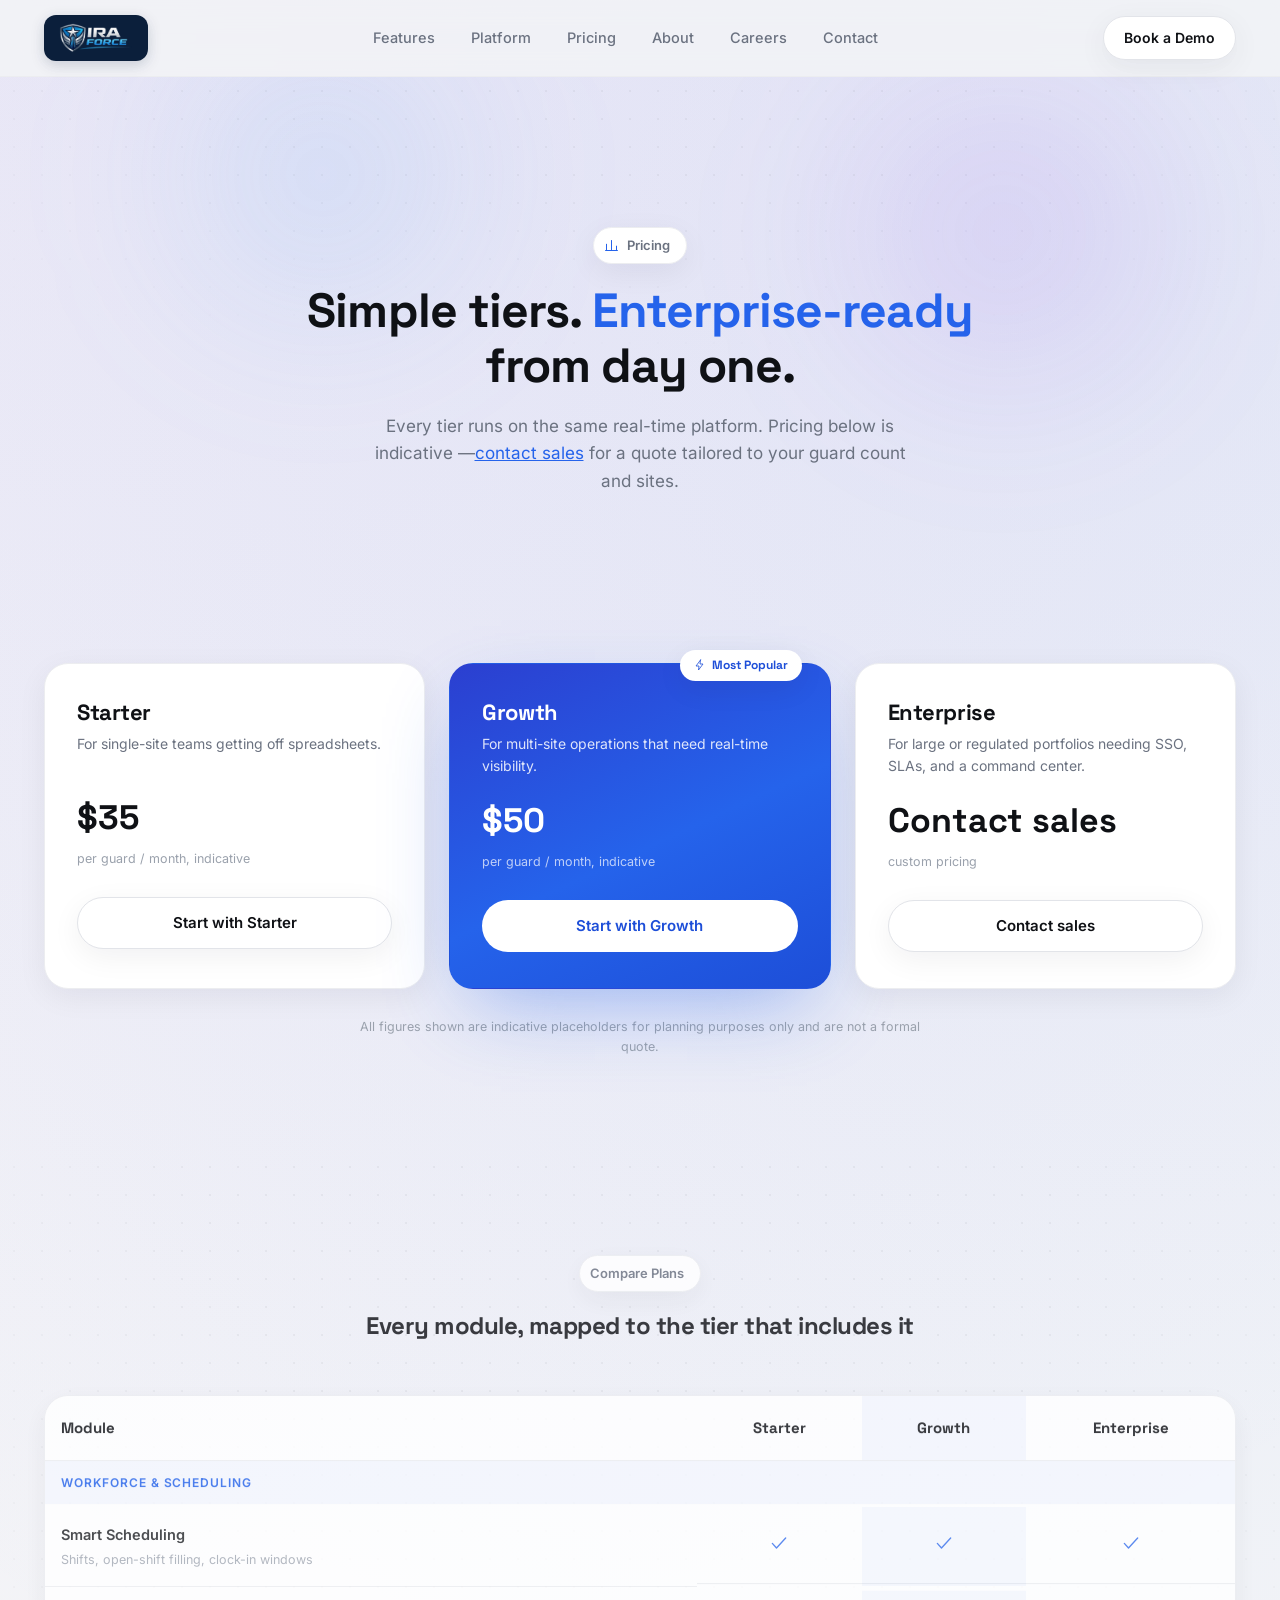
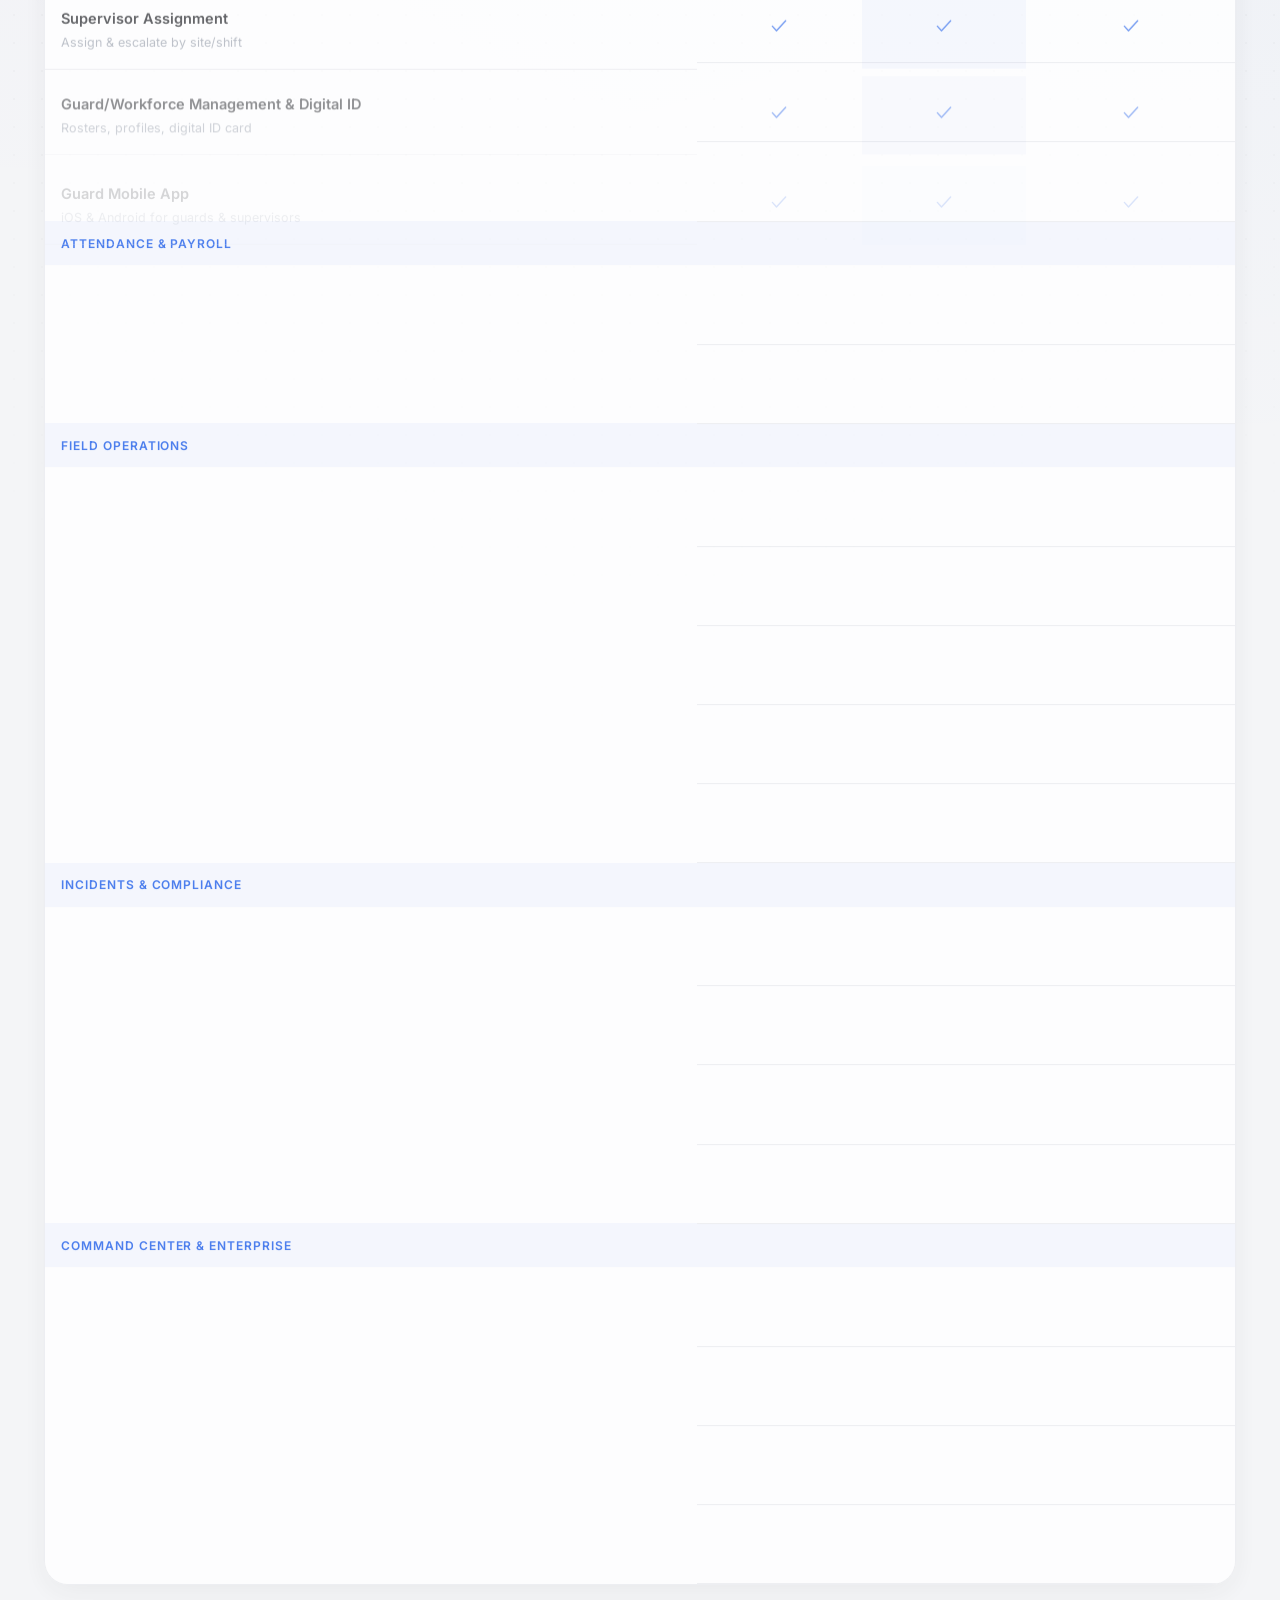
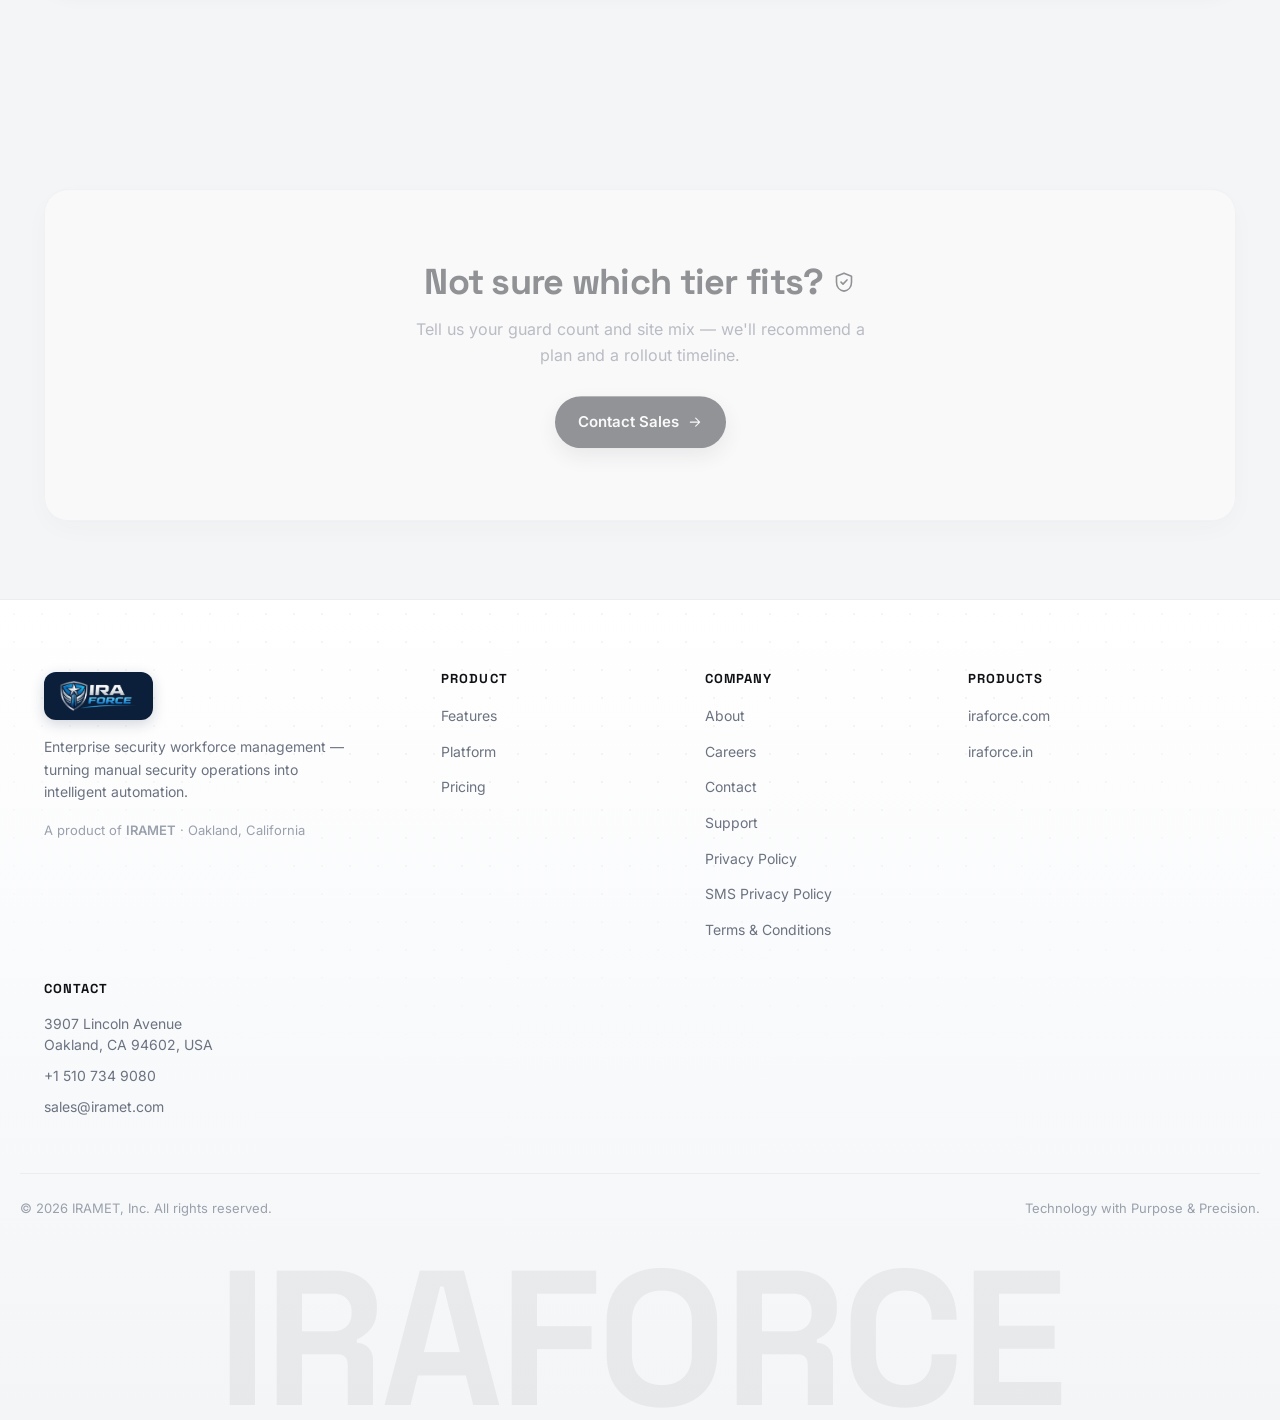
<file: pricing/index.html>
<!DOCTYPE html><html lang="en"><head><meta charset="UTF-8"><meta name="viewport" content="width=device-width, initial-scale=1"><title>Pricing | IraForce</title><meta name="description" content="IraForce pricing tiers — Starter, Growth, and Enterprise — with a full feature-comparison matrix across scheduling, patrol, GPS tracking, incidents, payroll, and compliance. Indicative pricing, contact sales for a quote."><link rel="canonical" href="https://iraforce.com/pricing/"><!-- Open Graph --><meta property="og:type" content="website"><meta property="og:title" content="Pricing | IraForce"><meta property="og:description" content="IraForce pricing tiers — Starter, Growth, and Enterprise — with a full feature-comparison matrix across scheduling, patrol, GPS tracking, incidents, payroll, and compliance. Indicative pricing, contact sales for a quote."><meta property="og:image" content="/og-image.png"><meta property="og:url" content="https://iraforce.com/pricing/"><meta property="og:site_name" content="IraForce"><!-- Twitter --><meta name="twitter:card" content="summary_large_image"><meta name="twitter:title" content="Pricing | IraForce"><meta name="twitter:description" content="IraForce pricing tiers — Starter, Growth, and Enterprise — with a full feature-comparison matrix across scheduling, patrol, GPS tracking, incidents, payroll, and compliance. Indicative pricing, contact sales for a quote."><meta name="twitter:image" content="/og-image.png"><meta name="theme-color" content="#f4f5f7"><link rel="icon" type="image/png" href="/assets/favicon-32.png" sizes="32x32"><link rel="icon" type="image/png" href="/assets/favicon-16.png" sizes="16x16"><link rel="apple-touch-icon" href="/assets/favicon-180.png"><link rel="shortcut icon" href="/favicon.ico"><script>
      document.documentElement.classList.add('js');
      if (window.matchMedia('(prefers-reduced-motion: reduce)').matches) {
        document.documentElement.classList.add('reduced-motion');
      }
    </script><link rel="stylesheet" href="/_astro/Icon.D8QwF3cm.css"><link rel="stylesheet" href="/_astro/pricing.Cr2UR3i9.css"></head><body><a href="#main-content" class="skip-link">Skip to content</a><header class="site-nav" id="site-nav" data-astro-cid-wpvy4v7s><div class="container nav-inner" data-astro-cid-wpvy4v7s><a href="/" class="brand" aria-label="IraForce home" data-astro-cid-wpvy4v7s><img src="/assets/iraforce-logo-trimmed.png" alt="IraForce" class="brand-logo" width="373" height="151" data-astro-cid-wpvy4v7s></a><nav class="nav-links" aria-label="Primary" data-astro-cid-wpvy4v7s><ul data-astro-cid-wpvy4v7s><li data-astro-cid-wpvy4v7s><a href="/features" data-astro-cid-wpvy4v7s>Features</a></li><li data-astro-cid-wpvy4v7s><a href="/platform" data-astro-cid-wpvy4v7s>Platform</a></li><li data-astro-cid-wpvy4v7s><a href="/pricing" data-astro-cid-wpvy4v7s>Pricing</a></li><li data-astro-cid-wpvy4v7s><a href="/about" data-astro-cid-wpvy4v7s>About</a></li><li data-astro-cid-wpvy4v7s><a href="/careers" data-astro-cid-wpvy4v7s>Careers</a></li><li data-astro-cid-wpvy4v7s><a href="/contact" data-astro-cid-wpvy4v7s>Contact</a></li></ul></nav><div class="nav-actions" data-astro-cid-wpvy4v7s><a href="/contact" class="btn btn-secondary nav-cta-secondary" data-astro-cid-wpvy4v7s>Book a Demo</a></div><button class="nav-toggle" id="nav-toggle" aria-expanded="false" aria-controls="mobile-nav" aria-label="Toggle navigation menu" data-astro-cid-wpvy4v7s><span data-astro-cid-wpvy4v7s></span><span data-astro-cid-wpvy4v7s></span><span data-astro-cid-wpvy4v7s></span></button></div><div class="mobile-nav" id="mobile-nav" data-astro-cid-wpvy4v7s><ul data-astro-cid-wpvy4v7s><li data-astro-cid-wpvy4v7s><a href="/features" data-astro-cid-wpvy4v7s>Features</a></li><li data-astro-cid-wpvy4v7s><a href="/platform" data-astro-cid-wpvy4v7s>Platform</a></li><li data-astro-cid-wpvy4v7s><a href="/pricing" data-astro-cid-wpvy4v7s>Pricing</a></li><li data-astro-cid-wpvy4v7s><a href="/about" data-astro-cid-wpvy4v7s>About</a></li><li data-astro-cid-wpvy4v7s><a href="/careers" data-astro-cid-wpvy4v7s>Careers</a></li><li data-astro-cid-wpvy4v7s><a href="/contact" data-astro-cid-wpvy4v7s>Contact</a></li><li data-astro-cid-wpvy4v7s><a href="/contact" class="btn btn-primary btn-block" data-astro-cid-wpvy4v7s>Book a Demo</a></li></ul></div></header><script type="module">var e=document.getElementById(`nav-toggle`),t=document.getElementById(`mobile-nav`);e?.addEventListener(`click`,()=>{let n=t?.classList.toggle(`open`);e.setAttribute(`aria-expanded`,String(!!n))}),t?.querySelectorAll(`a`).forEach(n=>{n.addEventListener(`click`,()=>{t.classList.remove(`open`),e?.setAttribute(`aria-expanded`,`false`)})});</script><main id="main-content"><section class="page-hero dot-grid" data-hero data-astro-cid-u3mqw4ek><div class="hero-orbs" aria-hidden="true" data-astro-cid-u3mqw4ek><span class="orb orb-teal" data-hero-orb data-parallax="0.15" data-astro-cid-u3mqw4ek></span><span class="orb orb-indigo" data-hero-orb data-parallax="0.25" data-astro-cid-u3mqw4ek></span></div><div class="container" data-astro-cid-u3mqw4ek><span class="eyebrow" data-hero-eyebrow data-astro-cid-u3mqw4ek><svg class="icon eyebrow-icon" width="24" height="24" viewBox="0 0 24 24" fill="none" stroke="currentColor" stroke-width="1.6" stroke-linecap="round" stroke-linejoin="round" aria-hidden="true"><path d="M4 20V10M12 20V4M20 20v-7"/><path d="M2.5 20h19"/></svg> Pricing</span><h1 data-hero-title data-astro-cid-u3mqw4ek>Simple tiers. <span class="gradient-text" data-astro-cid-u3mqw4ek>Enterprise-ready</span> from day one.</h1><p class="page-sub" data-hero-sub data-astro-cid-u3mqw4ek>Every tier runs on the same real-time platform. Pricing below is indicative —<a href="/contact" data-astro-cid-u3mqw4ek>contact sales</a> for a quote tailored to your guard count and sites.</p></div></section><section class="section pricing-tiers" data-astro-cid-u3mqw4ek><div class="container" data-astro-cid-u3mqw4ek><div class="tiers-grid" data-reveal-group data-astro-cid-u3mqw4ek><div class="tier-card glass-card " data-reveal-item data-astro-cid-u3mqw4ek><h3 data-astro-cid-u3mqw4ek>Starter</h3><p class="tier-tagline" data-astro-cid-u3mqw4ek>For single-site teams getting off spreadsheets.</p><div class="tier-price" data-astro-cid-u3mqw4ek><span class="price-amount" data-astro-cid-u3mqw4ek>$35</span><span class="price-suffix" data-astro-cid-u3mqw4ek>per guard / month, indicative</span></div><a href="/contact" class="btn btn-block btn-secondary" data-astro-cid-u3mqw4ek>Start with Starter</a></div><div class="tier-card glass-card tier-highlighted" data-reveal-item data-astro-cid-u3mqw4ek><span class="tier-badge" data-astro-cid-u3mqw4ek><svg class="icon " width="24" height="24" viewBox="0 0 24 24" fill="none" stroke="currentColor" stroke-width="1.6" stroke-linecap="round" stroke-linejoin="round" aria-hidden="true"><path d="M13 2 4 14h6l-1 8 9-12h-6l1-8Z"/></svg> Most Popular</span><h3 data-astro-cid-u3mqw4ek>Growth</h3><p class="tier-tagline" data-astro-cid-u3mqw4ek>For multi-site operations that need real-time visibility.</p><div class="tier-price" data-astro-cid-u3mqw4ek><span class="price-amount" data-astro-cid-u3mqw4ek>$50</span><span class="price-suffix" data-astro-cid-u3mqw4ek>per guard / month, indicative</span></div><a href="/contact" class="btn btn-block btn-tier-primary" data-astro-cid-u3mqw4ek>Start with Growth</a></div><div class="tier-card glass-card " data-reveal-item data-astro-cid-u3mqw4ek><h3 data-astro-cid-u3mqw4ek>Enterprise</h3><p class="tier-tagline" data-astro-cid-u3mqw4ek>For large or regulated portfolios needing SSO, SLAs, and a command center.</p><div class="tier-price" data-astro-cid-u3mqw4ek><span class="price-amount" data-astro-cid-u3mqw4ek>Contact sales</span><span class="price-suffix" data-astro-cid-u3mqw4ek>custom pricing</span></div><a href="/contact" class="btn btn-block btn-secondary" data-astro-cid-u3mqw4ek>Contact sales</a></div></div><p class="pricing-note" data-astro-cid-u3mqw4ek>All figures shown are indicative placeholders for planning purposes only and are not a formal quote.</p></div></section><section class="section comparison-band dot-grid" data-astro-cid-u3mqw4ek><div class="container" data-astro-cid-u3mqw4ek><div class="section-head center" data-reveal data-astro-cid-u3mqw4ek><span class="eyebrow" data-astro-cid-u3mqw4ek>Compare Plans</span><h2 data-astro-cid-u3mqw4ek>Every module, mapped to the tier that includes it</h2></div><div class="matrix-wrap" data-reveal data-astro-cid-u3mqw4ek><table class="matrix-table" data-astro-cid-u3mqw4ek><thead data-astro-cid-u3mqw4ek><tr data-astro-cid-u3mqw4ek><th scope="col" class="matrix-module-head" data-astro-cid-u3mqw4ek>Module</th><th scope="col" class data-astro-cid-u3mqw4ek>Starter</th><th scope="col" class="tier-col-highlighted" data-astro-cid-u3mqw4ek>Growth</th><th scope="col" class data-astro-cid-u3mqw4ek>Enterprise</th></tr></thead><tbody data-reveal-group data-astro-cid-u3mqw4ek><tr class="matrix-group-row" data-astro-cid-u3mqw4ek><th colspan="4" scope="colgroup" data-astro-cid-u3mqw4ek>Workforce &amp; Scheduling</th></tr><tr data-reveal-item data-astro-cid-u3mqw4ek><td class="matrix-module-cell" data-astro-cid-u3mqw4ek><span class="module-name" data-astro-cid-u3mqw4ek>Smart Scheduling</span><span class="module-detail" data-astro-cid-u3mqw4ek>Shifts, open-shift filling, clock-in windows</span></td><td class data-astro-cid-u3mqw4ek><svg class="icon check-icon" width="24" height="24" viewBox="0 0 24 24" fill="none" stroke="currentColor" stroke-width="1.6" stroke-linecap="round" stroke-linejoin="round" aria-hidden="true"><path d="M4 12.5 9 18 20 6"/></svg></td><td class="tier-col-highlighted" data-astro-cid-u3mqw4ek><svg class="icon check-icon" width="24" height="24" viewBox="0 0 24 24" fill="none" stroke="currentColor" stroke-width="1.6" stroke-linecap="round" stroke-linejoin="round" aria-hidden="true"><path d="M4 12.5 9 18 20 6"/></svg></td><td class data-astro-cid-u3mqw4ek><svg class="icon check-icon" width="24" height="24" viewBox="0 0 24 24" fill="none" stroke="currentColor" stroke-width="1.6" stroke-linecap="round" stroke-linejoin="round" aria-hidden="true"><path d="M4 12.5 9 18 20 6"/></svg></td></tr><tr data-reveal-item data-astro-cid-u3mqw4ek><td class="matrix-module-cell" data-astro-cid-u3mqw4ek><span class="module-name" data-astro-cid-u3mqw4ek>Supervisor Assignment</span><span class="module-detail" data-astro-cid-u3mqw4ek>Assign &amp; escalate by site/shift</span></td><td class data-astro-cid-u3mqw4ek><svg class="icon check-icon" width="24" height="24" viewBox="0 0 24 24" fill="none" stroke="currentColor" stroke-width="1.6" stroke-linecap="round" stroke-linejoin="round" aria-hidden="true"><path d="M4 12.5 9 18 20 6"/></svg></td><td class="tier-col-highlighted" data-astro-cid-u3mqw4ek><svg class="icon check-icon" width="24" height="24" viewBox="0 0 24 24" fill="none" stroke="currentColor" stroke-width="1.6" stroke-linecap="round" stroke-linejoin="round" aria-hidden="true"><path d="M4 12.5 9 18 20 6"/></svg></td><td class data-astro-cid-u3mqw4ek><svg class="icon check-icon" width="24" height="24" viewBox="0 0 24 24" fill="none" stroke="currentColor" stroke-width="1.6" stroke-linecap="round" stroke-linejoin="round" aria-hidden="true"><path d="M4 12.5 9 18 20 6"/></svg></td></tr><tr data-reveal-item data-astro-cid-u3mqw4ek><td class="matrix-module-cell" data-astro-cid-u3mqw4ek><span class="module-name" data-astro-cid-u3mqw4ek>Guard/Workforce Management &amp; Digital ID</span><span class="module-detail" data-astro-cid-u3mqw4ek>Rosters, profiles, digital ID card</span></td><td class data-astro-cid-u3mqw4ek><svg class="icon check-icon" width="24" height="24" viewBox="0 0 24 24" fill="none" stroke="currentColor" stroke-width="1.6" stroke-linecap="round" stroke-linejoin="round" aria-hidden="true"><path d="M4 12.5 9 18 20 6"/></svg></td><td class="tier-col-highlighted" data-astro-cid-u3mqw4ek><svg class="icon check-icon" width="24" height="24" viewBox="0 0 24 24" fill="none" stroke="currentColor" stroke-width="1.6" stroke-linecap="round" stroke-linejoin="round" aria-hidden="true"><path d="M4 12.5 9 18 20 6"/></svg></td><td class data-astro-cid-u3mqw4ek><svg class="icon check-icon" width="24" height="24" viewBox="0 0 24 24" fill="none" stroke="currentColor" stroke-width="1.6" stroke-linecap="round" stroke-linejoin="round" aria-hidden="true"><path d="M4 12.5 9 18 20 6"/></svg></td></tr><tr data-reveal-item data-astro-cid-u3mqw4ek><td class="matrix-module-cell" data-astro-cid-u3mqw4ek><span class="module-name" data-astro-cid-u3mqw4ek>Guard Mobile App</span><span class="module-detail" data-astro-cid-u3mqw4ek>iOS &amp; Android for guards &amp; supervisors</span></td><td class data-astro-cid-u3mqw4ek><svg class="icon check-icon" width="24" height="24" viewBox="0 0 24 24" fill="none" stroke="currentColor" stroke-width="1.6" stroke-linecap="round" stroke-linejoin="round" aria-hidden="true"><path d="M4 12.5 9 18 20 6"/></svg></td><td class="tier-col-highlighted" data-astro-cid-u3mqw4ek><svg class="icon check-icon" width="24" height="24" viewBox="0 0 24 24" fill="none" stroke="currentColor" stroke-width="1.6" stroke-linecap="round" stroke-linejoin="round" aria-hidden="true"><path d="M4 12.5 9 18 20 6"/></svg></td><td class data-astro-cid-u3mqw4ek><svg class="icon check-icon" width="24" height="24" viewBox="0 0 24 24" fill="none" stroke="currentColor" stroke-width="1.6" stroke-linecap="round" stroke-linejoin="round" aria-hidden="true"><path d="M4 12.5 9 18 20 6"/></svg></td></tr><tr class="matrix-group-row" data-astro-cid-u3mqw4ek><th colspan="4" scope="colgroup" data-astro-cid-u3mqw4ek>Attendance &amp; Payroll</th></tr><tr data-reveal-item data-astro-cid-u3mqw4ek><td class="matrix-module-cell" data-astro-cid-u3mqw4ek><span class="module-name" data-astro-cid-u3mqw4ek>Attendance &amp; Timesheets</span><span class="module-detail" data-astro-cid-u3mqw4ek>Geo clock-in, approvals, overtime</span></td><td class data-astro-cid-u3mqw4ek><svg class="icon check-icon" width="24" height="24" viewBox="0 0 24 24" fill="none" stroke="currentColor" stroke-width="1.6" stroke-linecap="round" stroke-linejoin="round" aria-hidden="true"><path d="M4 12.5 9 18 20 6"/></svg></td><td class="tier-col-highlighted" data-astro-cid-u3mqw4ek><svg class="icon check-icon" width="24" height="24" viewBox="0 0 24 24" fill="none" stroke="currentColor" stroke-width="1.6" stroke-linecap="round" stroke-linejoin="round" aria-hidden="true"><path d="M4 12.5 9 18 20 6"/></svg></td><td class data-astro-cid-u3mqw4ek><svg class="icon check-icon" width="24" height="24" viewBox="0 0 24 24" fill="none" stroke="currentColor" stroke-width="1.6" stroke-linecap="round" stroke-linejoin="round" aria-hidden="true"><path d="M4 12.5 9 18 20 6"/></svg></td></tr><tr data-reveal-item data-astro-cid-u3mqw4ek><td class="matrix-module-cell" data-astro-cid-u3mqw4ek><span class="module-name" data-astro-cid-u3mqw4ek>Payroll &amp; Charge Rates</span><span class="module-detail" data-astro-cid-u3mqw4ek>Timesheet → payroll sync, allowances</span></td><td class data-astro-cid-u3mqw4ek><svg class="icon minus-icon" width="24" height="24" viewBox="0 0 24 24" fill="none" stroke="currentColor" stroke-width="1.6" stroke-linecap="round" stroke-linejoin="round" aria-hidden="true"><path d="M5 12h14"/></svg></td><td class="tier-col-highlighted" data-astro-cid-u3mqw4ek><svg class="icon check-icon" width="24" height="24" viewBox="0 0 24 24" fill="none" stroke="currentColor" stroke-width="1.6" stroke-linecap="round" stroke-linejoin="round" aria-hidden="true"><path d="M4 12.5 9 18 20 6"/></svg></td><td class data-astro-cid-u3mqw4ek><svg class="icon check-icon" width="24" height="24" viewBox="0 0 24 24" fill="none" stroke="currentColor" stroke-width="1.6" stroke-linecap="round" stroke-linejoin="round" aria-hidden="true"><path d="M4 12.5 9 18 20 6"/></svg></td></tr><tr class="matrix-group-row" data-astro-cid-u3mqw4ek><th colspan="4" scope="colgroup" data-astro-cid-u3mqw4ek>Field Operations</th></tr><tr data-reveal-item data-astro-cid-u3mqw4ek><td class="matrix-module-cell" data-astro-cid-u3mqw4ek><span class="module-name" data-astro-cid-u3mqw4ek>Patrol Management</span><span class="module-detail" data-astro-cid-u3mqw4ek>Routes, QR/NFC/GPS checkpoints, tour verification</span></td><td class data-astro-cid-u3mqw4ek><svg class="icon minus-icon" width="24" height="24" viewBox="0 0 24 24" fill="none" stroke="currentColor" stroke-width="1.6" stroke-linecap="round" stroke-linejoin="round" aria-hidden="true"><path d="M5 12h14"/></svg></td><td class="tier-col-highlighted" data-astro-cid-u3mqw4ek><svg class="icon check-icon" width="24" height="24" viewBox="0 0 24 24" fill="none" stroke="currentColor" stroke-width="1.6" stroke-linecap="round" stroke-linejoin="round" aria-hidden="true"><path d="M4 12.5 9 18 20 6"/></svg></td><td class data-astro-cid-u3mqw4ek><svg class="icon check-icon" width="24" height="24" viewBox="0 0 24 24" fill="none" stroke="currentColor" stroke-width="1.6" stroke-linecap="round" stroke-linejoin="round" aria-hidden="true"><path d="M4 12.5 9 18 20 6"/></svg></td></tr><tr data-reveal-item data-astro-cid-u3mqw4ek><td class="matrix-module-cell" data-astro-cid-u3mqw4ek><span class="module-name" data-astro-cid-u3mqw4ek>Live GPS Tracking &amp; Geofencing</span><span class="module-detail" data-astro-cid-u3mqw4ek>Live map, breach alerts</span></td><td class data-astro-cid-u3mqw4ek><svg class="icon minus-icon" width="24" height="24" viewBox="0 0 24 24" fill="none" stroke="currentColor" stroke-width="1.6" stroke-linecap="round" stroke-linejoin="round" aria-hidden="true"><path d="M5 12h14"/></svg></td><td class="tier-col-highlighted" data-astro-cid-u3mqw4ek><svg class="icon check-icon" width="24" height="24" viewBox="0 0 24 24" fill="none" stroke="currentColor" stroke-width="1.6" stroke-linecap="round" stroke-linejoin="round" aria-hidden="true"><path d="M4 12.5 9 18 20 6"/></svg></td><td class data-astro-cid-u3mqw4ek><svg class="icon check-icon" width="24" height="24" viewBox="0 0 24 24" fill="none" stroke="currentColor" stroke-width="1.6" stroke-linecap="round" stroke-linejoin="round" aria-hidden="true"><path d="M4 12.5 9 18 20 6"/></svg></td></tr><tr data-reveal-item data-astro-cid-u3mqw4ek><td class="matrix-module-cell" data-astro-cid-u3mqw4ek><span class="module-name" data-astro-cid-u3mqw4ek>Panic / SOS Alerts</span><span class="module-detail" data-astro-cid-u3mqw4ek>SOC dispatch, live location</span></td><td class data-astro-cid-u3mqw4ek><svg class="icon minus-icon" width="24" height="24" viewBox="0 0 24 24" fill="none" stroke="currentColor" stroke-width="1.6" stroke-linecap="round" stroke-linejoin="round" aria-hidden="true"><path d="M5 12h14"/></svg></td><td class="tier-col-highlighted" data-astro-cid-u3mqw4ek><svg class="icon check-icon" width="24" height="24" viewBox="0 0 24 24" fill="none" stroke="currentColor" stroke-width="1.6" stroke-linecap="round" stroke-linejoin="round" aria-hidden="true"><path d="M4 12.5 9 18 20 6"/></svg></td><td class data-astro-cid-u3mqw4ek><svg class="icon check-icon" width="24" height="24" viewBox="0 0 24 24" fill="none" stroke="currentColor" stroke-width="1.6" stroke-linecap="round" stroke-linejoin="round" aria-hidden="true"><path d="M4 12.5 9 18 20 6"/></svg></td></tr><tr data-reveal-item data-astro-cid-u3mqw4ek><td class="matrix-module-cell" data-astro-cid-u3mqw4ek><span class="module-name" data-astro-cid-u3mqw4ek>Tasks &amp; Reports/Forms</span><span class="module-detail" data-astro-cid-u3mqw4ek>Custom forms, guard reports</span></td><td class data-astro-cid-u3mqw4ek><svg class="icon check-icon" width="24" height="24" viewBox="0 0 24 24" fill="none" stroke="currentColor" stroke-width="1.6" stroke-linecap="round" stroke-linejoin="round" aria-hidden="true"><path d="M4 12.5 9 18 20 6"/></svg></td><td class="tier-col-highlighted" data-astro-cid-u3mqw4ek><svg class="icon check-icon" width="24" height="24" viewBox="0 0 24 24" fill="none" stroke="currentColor" stroke-width="1.6" stroke-linecap="round" stroke-linejoin="round" aria-hidden="true"><path d="M4 12.5 9 18 20 6"/></svg></td><td class data-astro-cid-u3mqw4ek><svg class="icon check-icon" width="24" height="24" viewBox="0 0 24 24" fill="none" stroke="currentColor" stroke-width="1.6" stroke-linecap="round" stroke-linejoin="round" aria-hidden="true"><path d="M4 12.5 9 18 20 6"/></svg></td></tr><tr data-reveal-item data-astro-cid-u3mqw4ek><td class="matrix-module-cell" data-astro-cid-u3mqw4ek><span class="module-name" data-astro-cid-u3mqw4ek>Messaging &amp; Broadcast</span><span class="module-detail" data-astro-cid-u3mqw4ek>Team chat + org-wide announcements</span></td><td class data-astro-cid-u3mqw4ek><svg class="icon check-icon" width="24" height="24" viewBox="0 0 24 24" fill="none" stroke="currentColor" stroke-width="1.6" stroke-linecap="round" stroke-linejoin="round" aria-hidden="true"><path d="M4 12.5 9 18 20 6"/></svg></td><td class="tier-col-highlighted" data-astro-cid-u3mqw4ek><svg class="icon check-icon" width="24" height="24" viewBox="0 0 24 24" fill="none" stroke="currentColor" stroke-width="1.6" stroke-linecap="round" stroke-linejoin="round" aria-hidden="true"><path d="M4 12.5 9 18 20 6"/></svg></td><td class data-astro-cid-u3mqw4ek><svg class="icon check-icon" width="24" height="24" viewBox="0 0 24 24" fill="none" stroke="currentColor" stroke-width="1.6" stroke-linecap="round" stroke-linejoin="round" aria-hidden="true"><path d="M4 12.5 9 18 20 6"/></svg></td></tr><tr class="matrix-group-row" data-astro-cid-u3mqw4ek><th colspan="4" scope="colgroup" data-astro-cid-u3mqw4ek>Incidents &amp; Compliance</th></tr><tr data-reveal-item data-astro-cid-u3mqw4ek><td class="matrix-module-cell" data-astro-cid-u3mqw4ek><span class="module-name" data-astro-cid-u3mqw4ek>Incident Reporting</span><span class="module-detail" data-astro-cid-u3mqw4ek>Photo + geo evidence, escalation workflows</span></td><td class data-astro-cid-u3mqw4ek><svg class="icon check-icon" width="24" height="24" viewBox="0 0 24 24" fill="none" stroke="currentColor" stroke-width="1.6" stroke-linecap="round" stroke-linejoin="round" aria-hidden="true"><path d="M4 12.5 9 18 20 6"/></svg></td><td class="tier-col-highlighted" data-astro-cid-u3mqw4ek><svg class="icon check-icon" width="24" height="24" viewBox="0 0 24 24" fill="none" stroke="currentColor" stroke-width="1.6" stroke-linecap="round" stroke-linejoin="round" aria-hidden="true"><path d="M4 12.5 9 18 20 6"/></svg></td><td class data-astro-cid-u3mqw4ek><svg class="icon check-icon" width="24" height="24" viewBox="0 0 24 24" fill="none" stroke="currentColor" stroke-width="1.6" stroke-linecap="round" stroke-linejoin="round" aria-hidden="true"><path d="M4 12.5 9 18 20 6"/></svg></td></tr><tr data-reveal-item data-astro-cid-u3mqw4ek><td class="matrix-module-cell" data-astro-cid-u3mqw4ek><span class="module-name" data-astro-cid-u3mqw4ek>Analytics Dashboard</span><span class="module-detail" data-astro-cid-u3mqw4ek>Real-time KPIs &amp; operational insights</span></td><td class data-astro-cid-u3mqw4ek><svg class="icon minus-icon" width="24" height="24" viewBox="0 0 24 24" fill="none" stroke="currentColor" stroke-width="1.6" stroke-linecap="round" stroke-linejoin="round" aria-hidden="true"><path d="M5 12h14"/></svg></td><td class="tier-col-highlighted" data-astro-cid-u3mqw4ek><svg class="icon check-icon" width="24" height="24" viewBox="0 0 24 24" fill="none" stroke="currentColor" stroke-width="1.6" stroke-linecap="round" stroke-linejoin="round" aria-hidden="true"><path d="M4 12.5 9 18 20 6"/></svg></td><td class data-astro-cid-u3mqw4ek><svg class="icon check-icon" width="24" height="24" viewBox="0 0 24 24" fill="none" stroke="currentColor" stroke-width="1.6" stroke-linecap="round" stroke-linejoin="round" aria-hidden="true"><path d="M4 12.5 9 18 20 6"/></svg></td></tr><tr data-reveal-item data-astro-cid-u3mqw4ek><td class="matrix-module-cell" data-astro-cid-u3mqw4ek><span class="module-name" data-astro-cid-u3mqw4ek>Compliance &amp; Audit</span><span class="module-detail" data-astro-cid-u3mqw4ek>Full audit trails, compliance reporting</span></td><td class data-astro-cid-u3mqw4ek><svg class="icon minus-icon" width="24" height="24" viewBox="0 0 24 24" fill="none" stroke="currentColor" stroke-width="1.6" stroke-linecap="round" stroke-linejoin="round" aria-hidden="true"><path d="M5 12h14"/></svg></td><td class="tier-col-highlighted" data-astro-cid-u3mqw4ek><svg class="icon check-icon" width="24" height="24" viewBox="0 0 24 24" fill="none" stroke="currentColor" stroke-width="1.6" stroke-linecap="round" stroke-linejoin="round" aria-hidden="true"><path d="M4 12.5 9 18 20 6"/></svg></td><td class data-astro-cid-u3mqw4ek><svg class="icon check-icon" width="24" height="24" viewBox="0 0 24 24" fill="none" stroke="currentColor" stroke-width="1.6" stroke-linecap="round" stroke-linejoin="round" aria-hidden="true"><path d="M4 12.5 9 18 20 6"/></svg></td></tr><tr data-reveal-item data-astro-cid-u3mqw4ek><td class="matrix-module-cell" data-astro-cid-u3mqw4ek><span class="module-name" data-astro-cid-u3mqw4ek>Client Portal</span><span class="module-detail" data-astro-cid-u3mqw4ek>Real-time, branded client reporting</span></td><td class data-astro-cid-u3mqw4ek><svg class="icon minus-icon" width="24" height="24" viewBox="0 0 24 24" fill="none" stroke="currentColor" stroke-width="1.6" stroke-linecap="round" stroke-linejoin="round" aria-hidden="true"><path d="M5 12h14"/></svg></td><td class="tier-col-highlighted" data-astro-cid-u3mqw4ek><svg class="icon check-icon" width="24" height="24" viewBox="0 0 24 24" fill="none" stroke="currentColor" stroke-width="1.6" stroke-linecap="round" stroke-linejoin="round" aria-hidden="true"><path d="M4 12.5 9 18 20 6"/></svg></td><td class data-astro-cid-u3mqw4ek><svg class="icon check-icon" width="24" height="24" viewBox="0 0 24 24" fill="none" stroke="currentColor" stroke-width="1.6" stroke-linecap="round" stroke-linejoin="round" aria-hidden="true"><path d="M4 12.5 9 18 20 6"/></svg></td></tr><tr class="matrix-group-row" data-astro-cid-u3mqw4ek><th colspan="4" scope="colgroup" data-astro-cid-u3mqw4ek>Command Center &amp; Enterprise</th></tr><tr data-reveal-item data-astro-cid-u3mqw4ek><td class="matrix-module-cell" data-astro-cid-u3mqw4ek><span class="module-name" data-astro-cid-u3mqw4ek>SOC / Command Center</span><span class="module-detail" data-astro-cid-u3mqw4ek>Centralized multi-site monitoring &amp; dispatch</span></td><td class data-astro-cid-u3mqw4ek><svg class="icon minus-icon" width="24" height="24" viewBox="0 0 24 24" fill="none" stroke="currentColor" stroke-width="1.6" stroke-linecap="round" stroke-linejoin="round" aria-hidden="true"><path d="M5 12h14"/></svg></td><td class="tier-col-highlighted" data-astro-cid-u3mqw4ek><svg class="icon minus-icon" width="24" height="24" viewBox="0 0 24 24" fill="none" stroke="currentColor" stroke-width="1.6" stroke-linecap="round" stroke-linejoin="round" aria-hidden="true"><path d="M5 12h14"/></svg></td><td class data-astro-cid-u3mqw4ek><svg class="icon check-icon" width="24" height="24" viewBox="0 0 24 24" fill="none" stroke="currentColor" stroke-width="1.6" stroke-linecap="round" stroke-linejoin="round" aria-hidden="true"><path d="M4 12.5 9 18 20 6"/></svg></td></tr><tr data-reveal-item data-astro-cid-u3mqw4ek><td class="matrix-module-cell" data-astro-cid-u3mqw4ek><span class="module-name" data-astro-cid-u3mqw4ek>Multi-tenant Architecture</span><span class="module-detail" data-astro-cid-u3mqw4ek>Isolated orgs/business units at scale</span></td><td class data-astro-cid-u3mqw4ek><svg class="icon minus-icon" width="24" height="24" viewBox="0 0 24 24" fill="none" stroke="currentColor" stroke-width="1.6" stroke-linecap="round" stroke-linejoin="round" aria-hidden="true"><path d="M5 12h14"/></svg></td><td class="tier-col-highlighted" data-astro-cid-u3mqw4ek><svg class="icon minus-icon" width="24" height="24" viewBox="0 0 24 24" fill="none" stroke="currentColor" stroke-width="1.6" stroke-linecap="round" stroke-linejoin="round" aria-hidden="true"><path d="M5 12h14"/></svg></td><td class data-astro-cid-u3mqw4ek><svg class="icon check-icon" width="24" height="24" viewBox="0 0 24 24" fill="none" stroke="currentColor" stroke-width="1.6" stroke-linecap="round" stroke-linejoin="round" aria-hidden="true"><path d="M4 12.5 9 18 20 6"/></svg></td></tr><tr data-reveal-item data-astro-cid-u3mqw4ek><td class="matrix-module-cell" data-astro-cid-u3mqw4ek><span class="module-name" data-astro-cid-u3mqw4ek>SSO &amp; Advanced RBAC</span><span class="module-detail" data-astro-cid-u3mqw4ek>SAML/OIDC SSO, granular roles</span></td><td class data-astro-cid-u3mqw4ek><svg class="icon minus-icon" width="24" height="24" viewBox="0 0 24 24" fill="none" stroke="currentColor" stroke-width="1.6" stroke-linecap="round" stroke-linejoin="round" aria-hidden="true"><path d="M5 12h14"/></svg></td><td class="tier-col-highlighted" data-astro-cid-u3mqw4ek><svg class="icon minus-icon" width="24" height="24" viewBox="0 0 24 24" fill="none" stroke="currentColor" stroke-width="1.6" stroke-linecap="round" stroke-linejoin="round" aria-hidden="true"><path d="M5 12h14"/></svg></td><td class data-astro-cid-u3mqw4ek><svg class="icon check-icon" width="24" height="24" viewBox="0 0 24 24" fill="none" stroke="currentColor" stroke-width="1.6" stroke-linecap="round" stroke-linejoin="round" aria-hidden="true"><path d="M4 12.5 9 18 20 6"/></svg></td></tr><tr data-reveal-item data-astro-cid-u3mqw4ek><td class="matrix-module-cell" data-astro-cid-u3mqw4ek><span class="module-name" data-astro-cid-u3mqw4ek>Dedicated Support &amp; SLA</span><span class="module-detail" data-astro-cid-u3mqw4ek>Named CSM, uptime SLA, priority support</span></td><td class data-astro-cid-u3mqw4ek><svg class="icon minus-icon" width="24" height="24" viewBox="0 0 24 24" fill="none" stroke="currentColor" stroke-width="1.6" stroke-linecap="round" stroke-linejoin="round" aria-hidden="true"><path d="M5 12h14"/></svg></td><td class="tier-col-highlighted" data-astro-cid-u3mqw4ek><svg class="icon minus-icon" width="24" height="24" viewBox="0 0 24 24" fill="none" stroke="currentColor" stroke-width="1.6" stroke-linecap="round" stroke-linejoin="round" aria-hidden="true"><path d="M5 12h14"/></svg></td><td class data-astro-cid-u3mqw4ek><svg class="icon check-icon" width="24" height="24" viewBox="0 0 24 24" fill="none" stroke="currentColor" stroke-width="1.6" stroke-linecap="round" stroke-linejoin="round" aria-hidden="true"><path d="M4 12.5 9 18 20 6"/></svg></td></tr></tbody></table></div></div></section><section class="section closing-cta" data-astro-cid-u3mqw4ek><div class="container" data-astro-cid-u3mqw4ek><div class="cta-panel glass-card" data-reveal data-astro-cid-u3mqw4ek><h2 data-astro-cid-u3mqw4ek>Not sure which tier fits? <svg class="icon cta-glyph" width="24" height="24" viewBox="0 0 24 24" fill="none" stroke="currentColor" stroke-width="1.6" stroke-linecap="round" stroke-linejoin="round" aria-hidden="true"><path d="M12 3 4.5 6v6c0 5 3.2 8.4 7.5 9 4.3-.6 7.5-4 7.5-9V6L12 3Z"/><path d="m9 12 2 2 4-4.2"/></svg></h2><p data-astro-cid-u3mqw4ek>Tell us your guard count and site mix — we'll recommend a plan and a rollout timeline.</p><div class="cta-actions" data-astro-cid-u3mqw4ek><a href="/contact" class="btn btn-primary" data-astro-cid-u3mqw4ek>Contact Sales <svg class="icon " width="24" height="24" viewBox="0 0 24 24" fill="none" stroke="currentColor" stroke-width="1.6" stroke-linecap="round" stroke-linejoin="round" aria-hidden="true"><path d="M5 12h13M13 6l6 6-6 6"/></svg></a></div></div></div></section></main><footer class="site-footer dot-grid" data-astro-cid-jo6i4kqk><div class="container footer-inner" data-astro-cid-jo6i4kqk><div class="footer-brand" data-astro-cid-jo6i4kqk><a href="/" class="brand" aria-label="IraForce home" data-astro-cid-jo6i4kqk><img src="/assets/iraforce-logo-trimmed.png" alt="IraForce" class="brand-logo" width="373" height="151" data-astro-cid-jo6i4kqk></a><p data-astro-cid-jo6i4kqk>Enterprise security workforce management — turning manual security operations into intelligent automation.</p><p class="footer-parent" data-astro-cid-jo6i4kqk>A product of <strong data-astro-cid-jo6i4kqk>IRAMET</strong> · Oakland, California</p></div><div class="footer-col" data-astro-cid-jo6i4kqk><h4 data-astro-cid-jo6i4kqk>Product</h4><ul data-astro-cid-jo6i4kqk><li data-astro-cid-jo6i4kqk><a href="/features" data-astro-cid-jo6i4kqk>Features</a></li><li data-astro-cid-jo6i4kqk><a href="/platform" data-astro-cid-jo6i4kqk>Platform</a></li><li data-astro-cid-jo6i4kqk><a href="/pricing" data-astro-cid-jo6i4kqk>Pricing</a></li></ul></div><div class="footer-col" data-astro-cid-jo6i4kqk><h4 data-astro-cid-jo6i4kqk>Company</h4><ul data-astro-cid-jo6i4kqk><li data-astro-cid-jo6i4kqk><a href="/about" data-astro-cid-jo6i4kqk>About</a></li><li data-astro-cid-jo6i4kqk><a href="/careers" data-astro-cid-jo6i4kqk>Careers</a></li><li data-astro-cid-jo6i4kqk><a href="/contact" data-astro-cid-jo6i4kqk>Contact</a></li><li data-astro-cid-jo6i4kqk><a href="/support" data-astro-cid-jo6i4kqk>Support</a></li><li data-astro-cid-jo6i4kqk><a href="/privacy" data-astro-cid-jo6i4kqk>Privacy Policy</a></li><li data-astro-cid-jo6i4kqk><a href="/sms-privacy" data-astro-cid-jo6i4kqk>SMS Privacy Policy</a></li><li data-astro-cid-jo6i4kqk><a href="/terms" data-astro-cid-jo6i4kqk>Terms &amp; Conditions</a></li></ul></div><div class="footer-col" data-astro-cid-jo6i4kqk><h4 data-astro-cid-jo6i4kqk>Products</h4><ul data-astro-cid-jo6i4kqk><li data-astro-cid-jo6i4kqk><a href="https://iraforce.com" data-astro-cid-jo6i4kqk>iraforce.com</a></li><li data-astro-cid-jo6i4kqk><a href="https://iraforce.in" data-astro-cid-jo6i4kqk>iraforce.in</a></li></ul></div><div class="footer-col" data-astro-cid-jo6i4kqk><h4 data-astro-cid-jo6i4kqk>Contact</h4><ul class="footer-contact" data-astro-cid-jo6i4kqk><li data-astro-cid-jo6i4kqk>3907 Lincoln Avenue<br data-astro-cid-jo6i4kqk>Oakland, CA 94602, USA</li><li data-astro-cid-jo6i4kqk><a href="tel:+15107349080" data-astro-cid-jo6i4kqk>+1 510 734 9080</a></li><li data-astro-cid-jo6i4kqk><a href="mailto:sales@iramet.com" data-astro-cid-jo6i4kqk>sales@iramet.com</a></li></ul></div></div><div class="container footer-bottom" data-astro-cid-jo6i4kqk><p data-astro-cid-jo6i4kqk>&copy; 2026 IRAMET, Inc. All rights reserved.</p><p class="footer-tagline" data-astro-cid-jo6i4kqk>Technology with Purpose &amp; Precision.</p></div><div class="footer-watermark" aria-hidden="true" data-astro-cid-jo6i4kqk>IRAFORCE</div></footer><script type="module" src="/_astro/Layout.astro_astro_type_script_index_0_lang.DXG16m_d.js"></script></body></html>
</file>
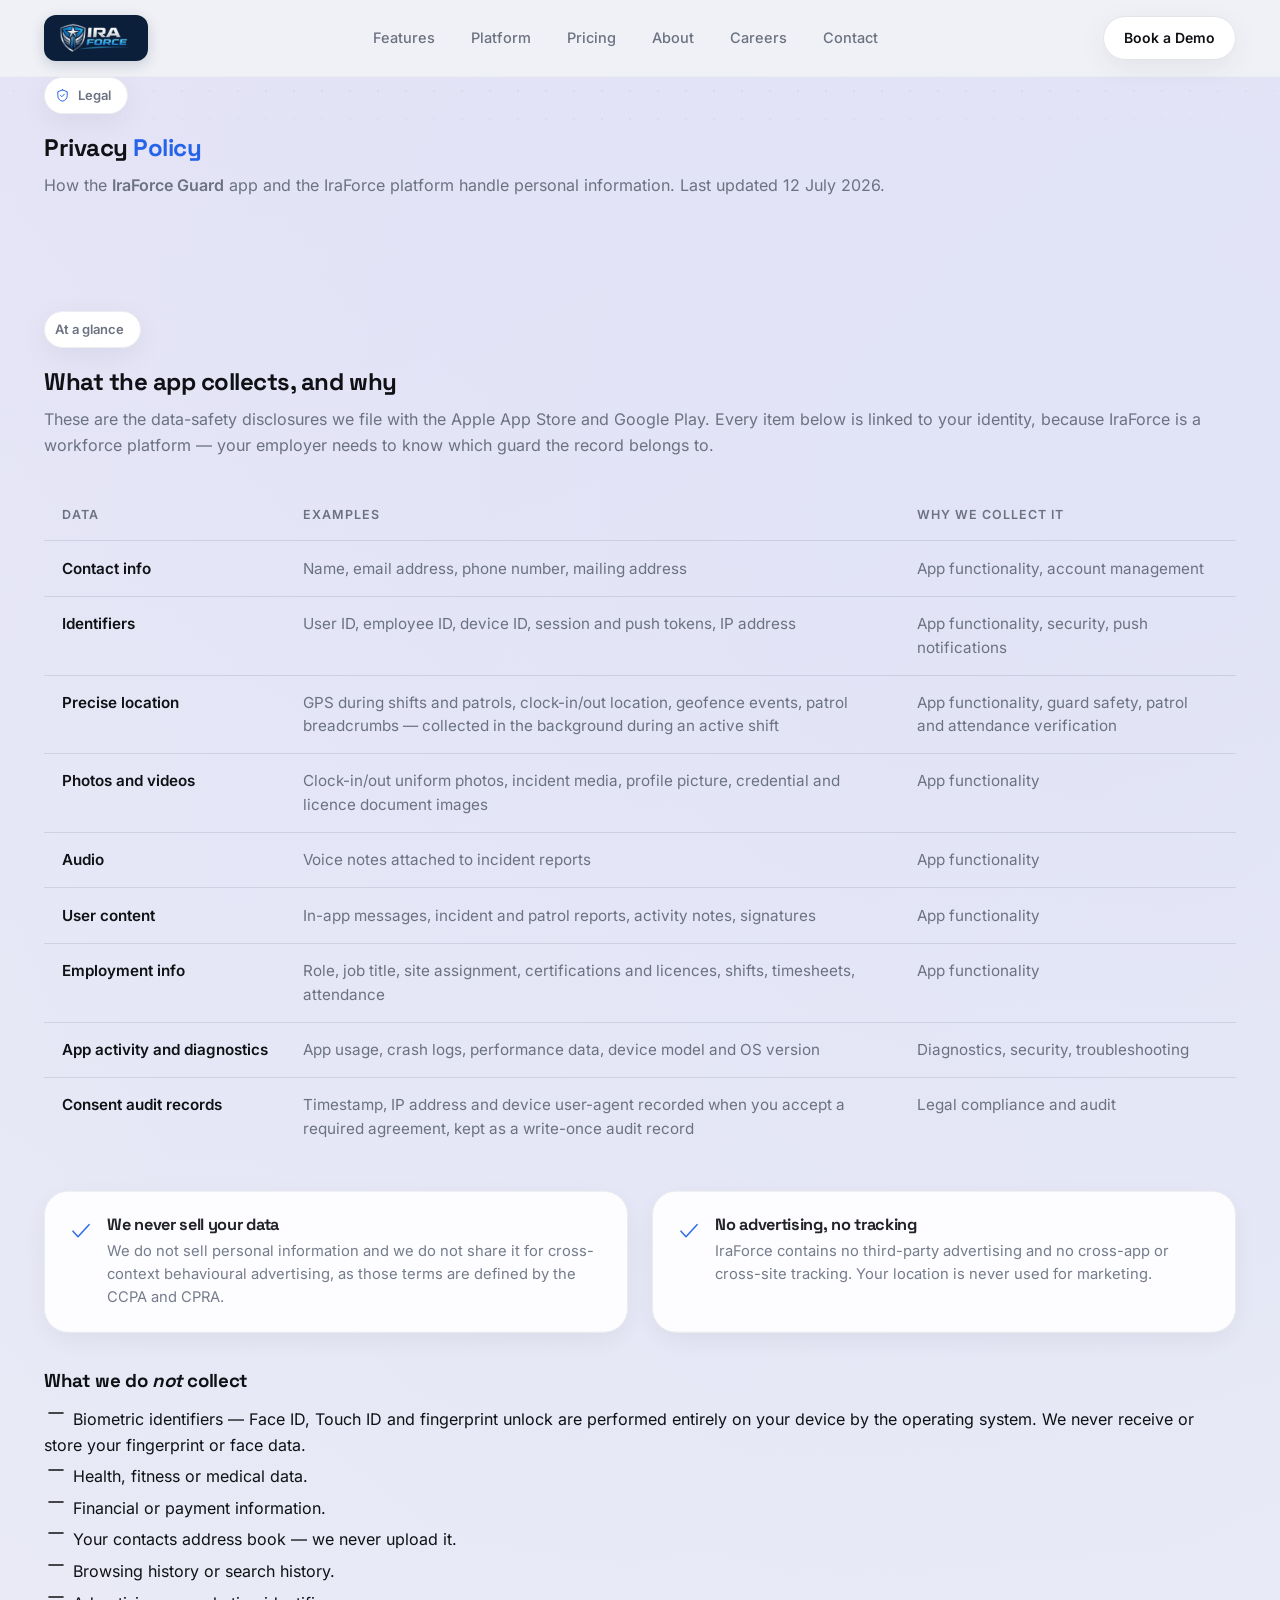
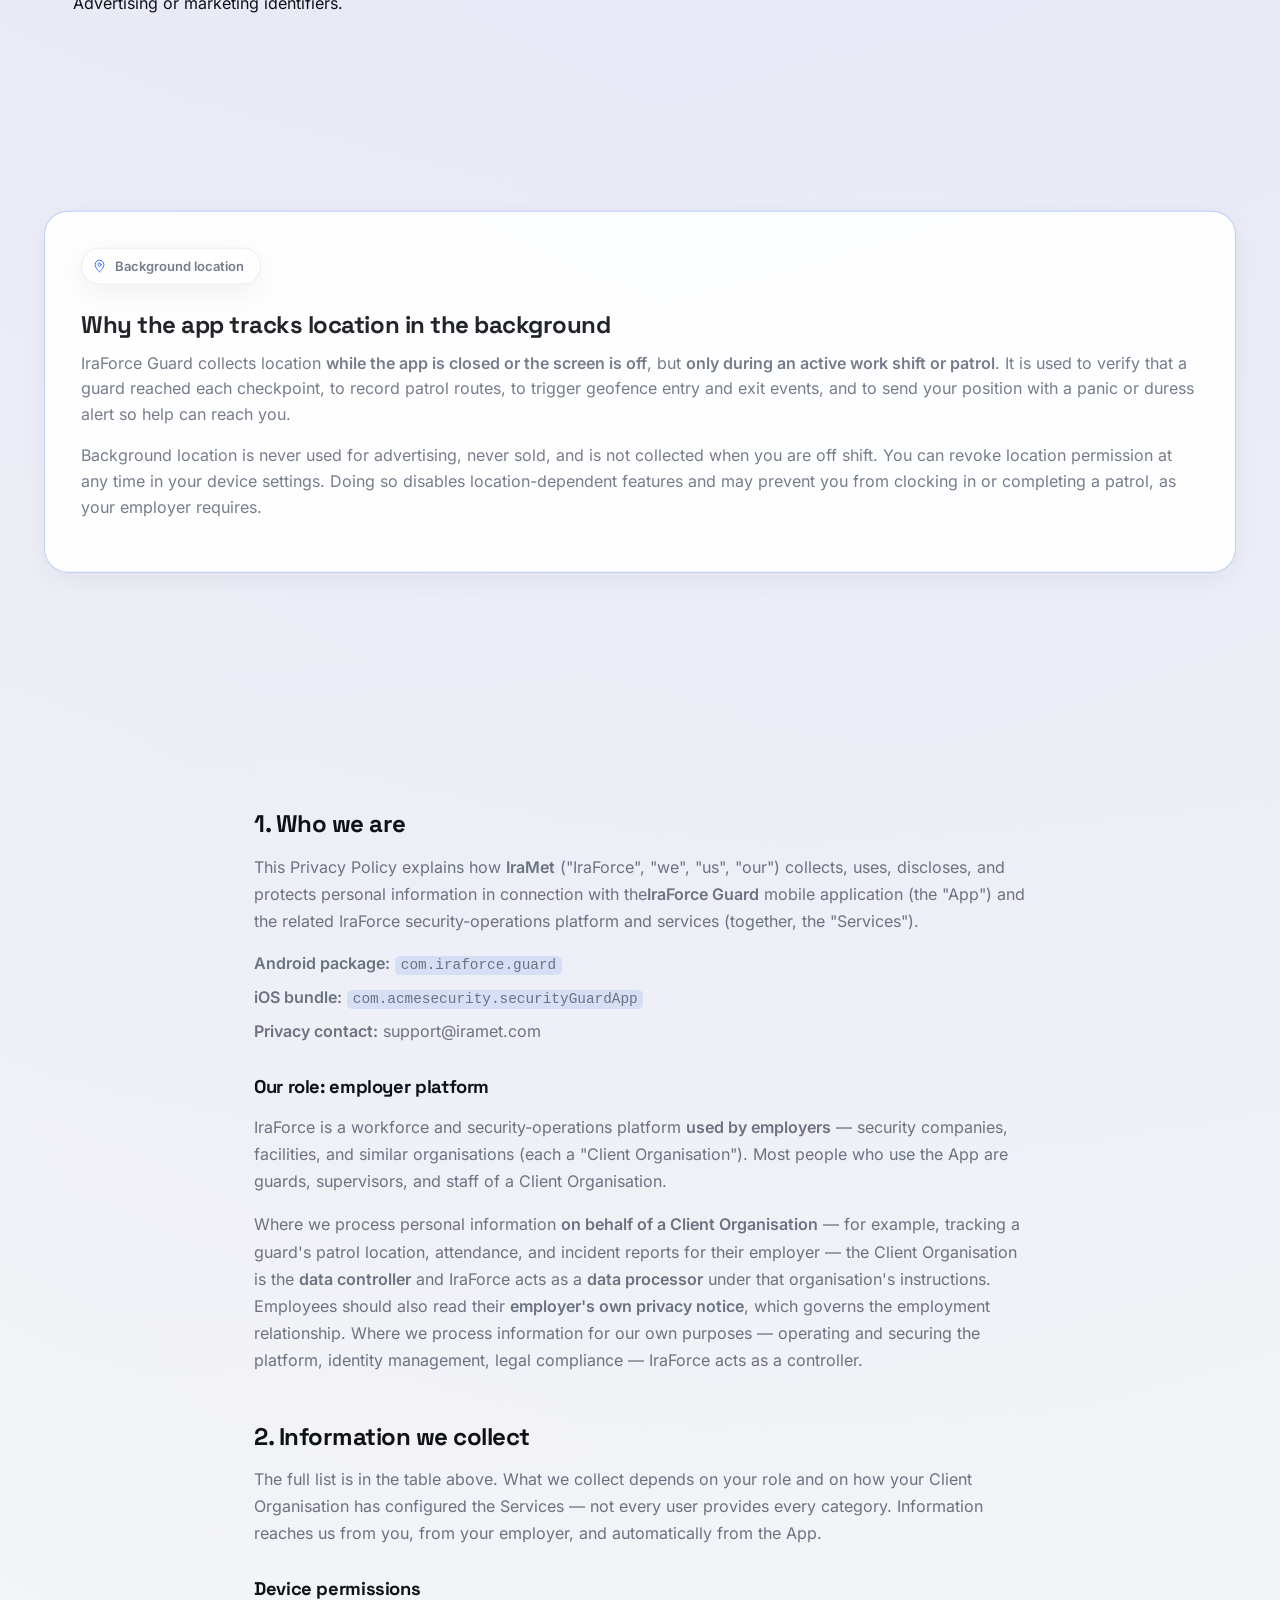
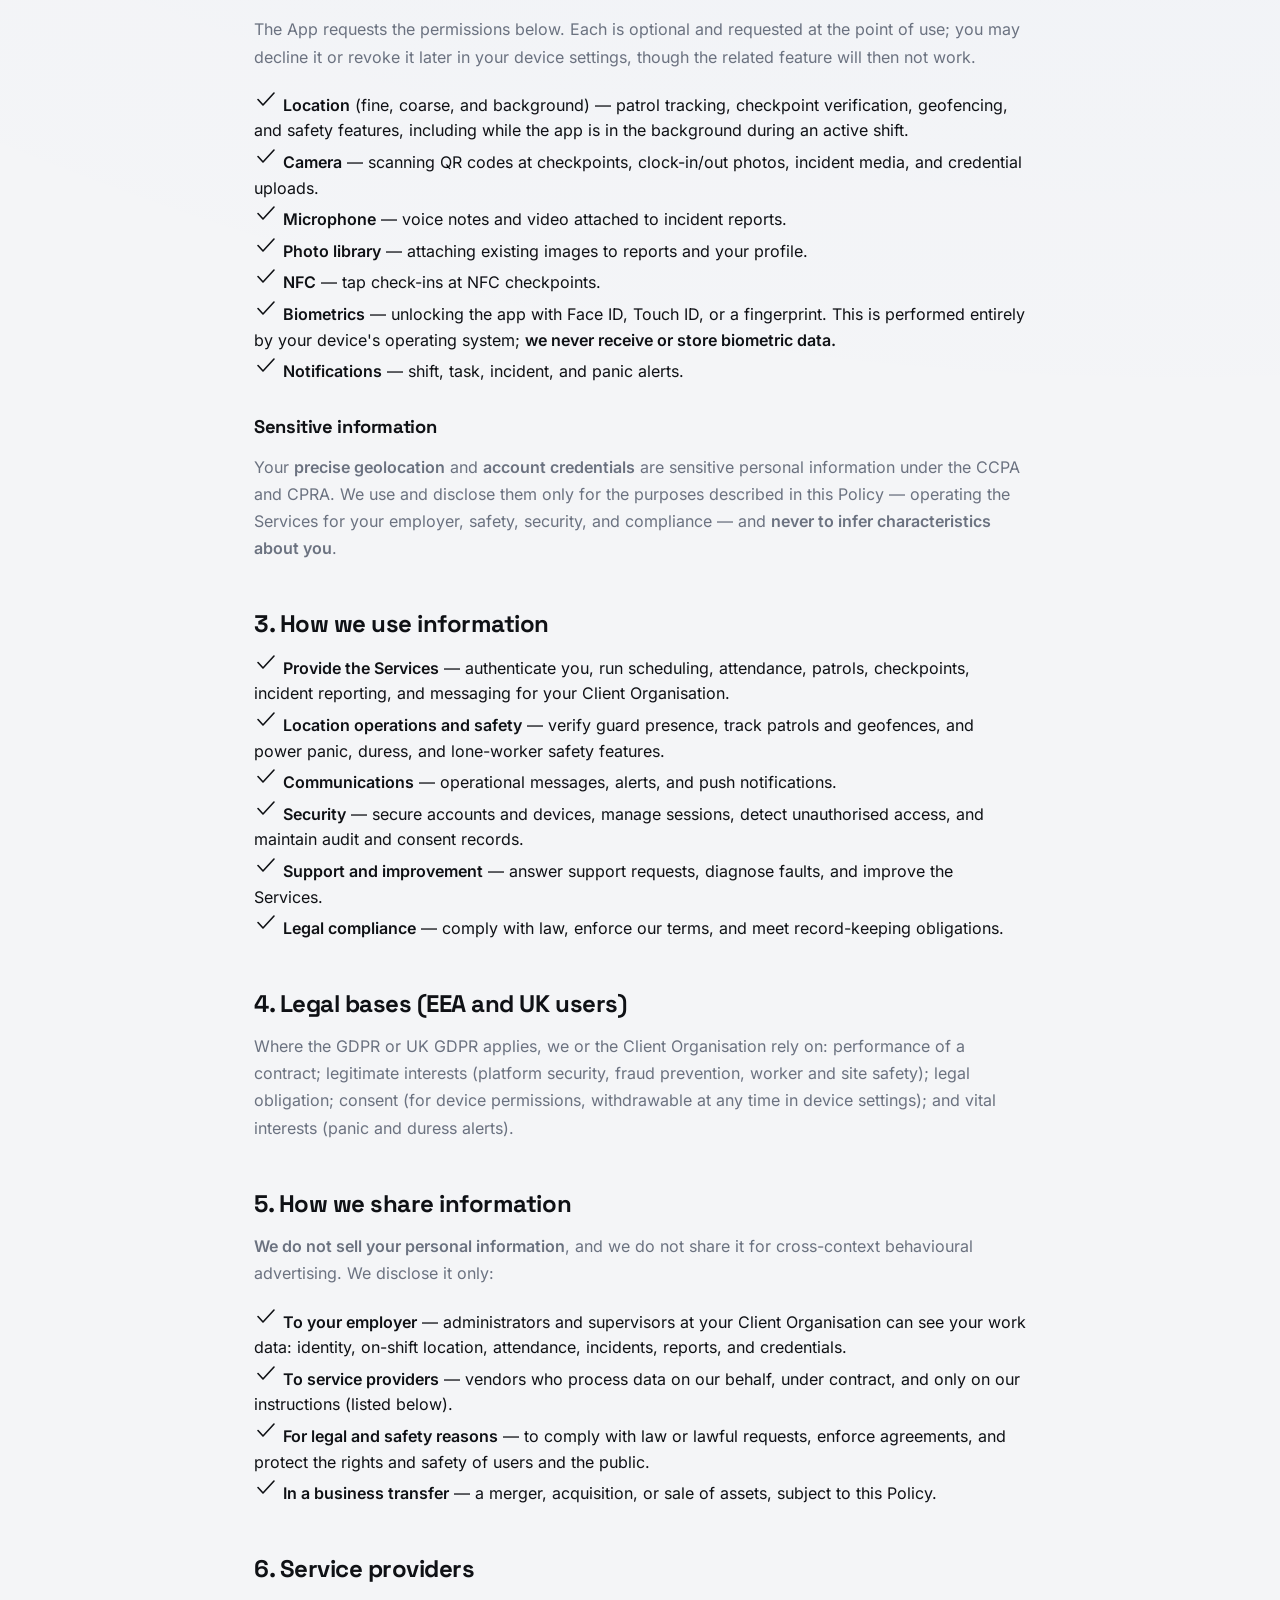
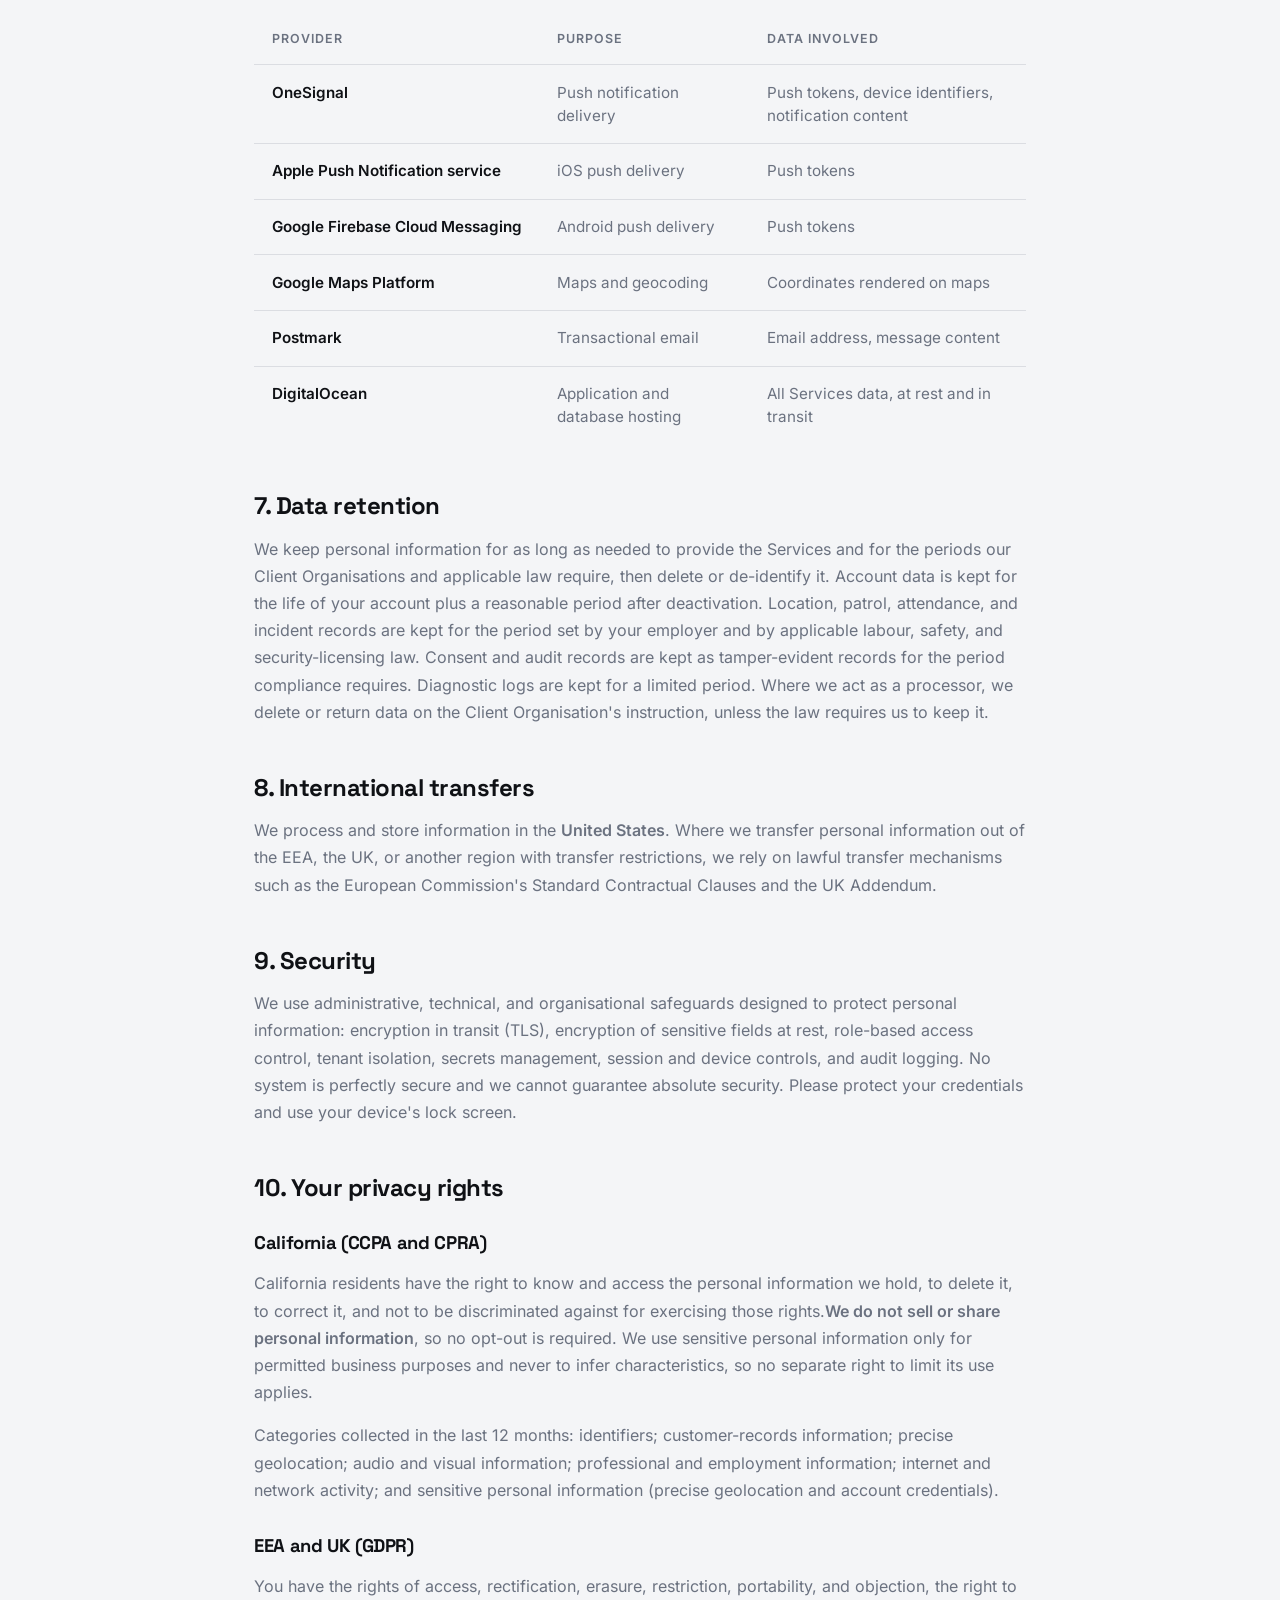
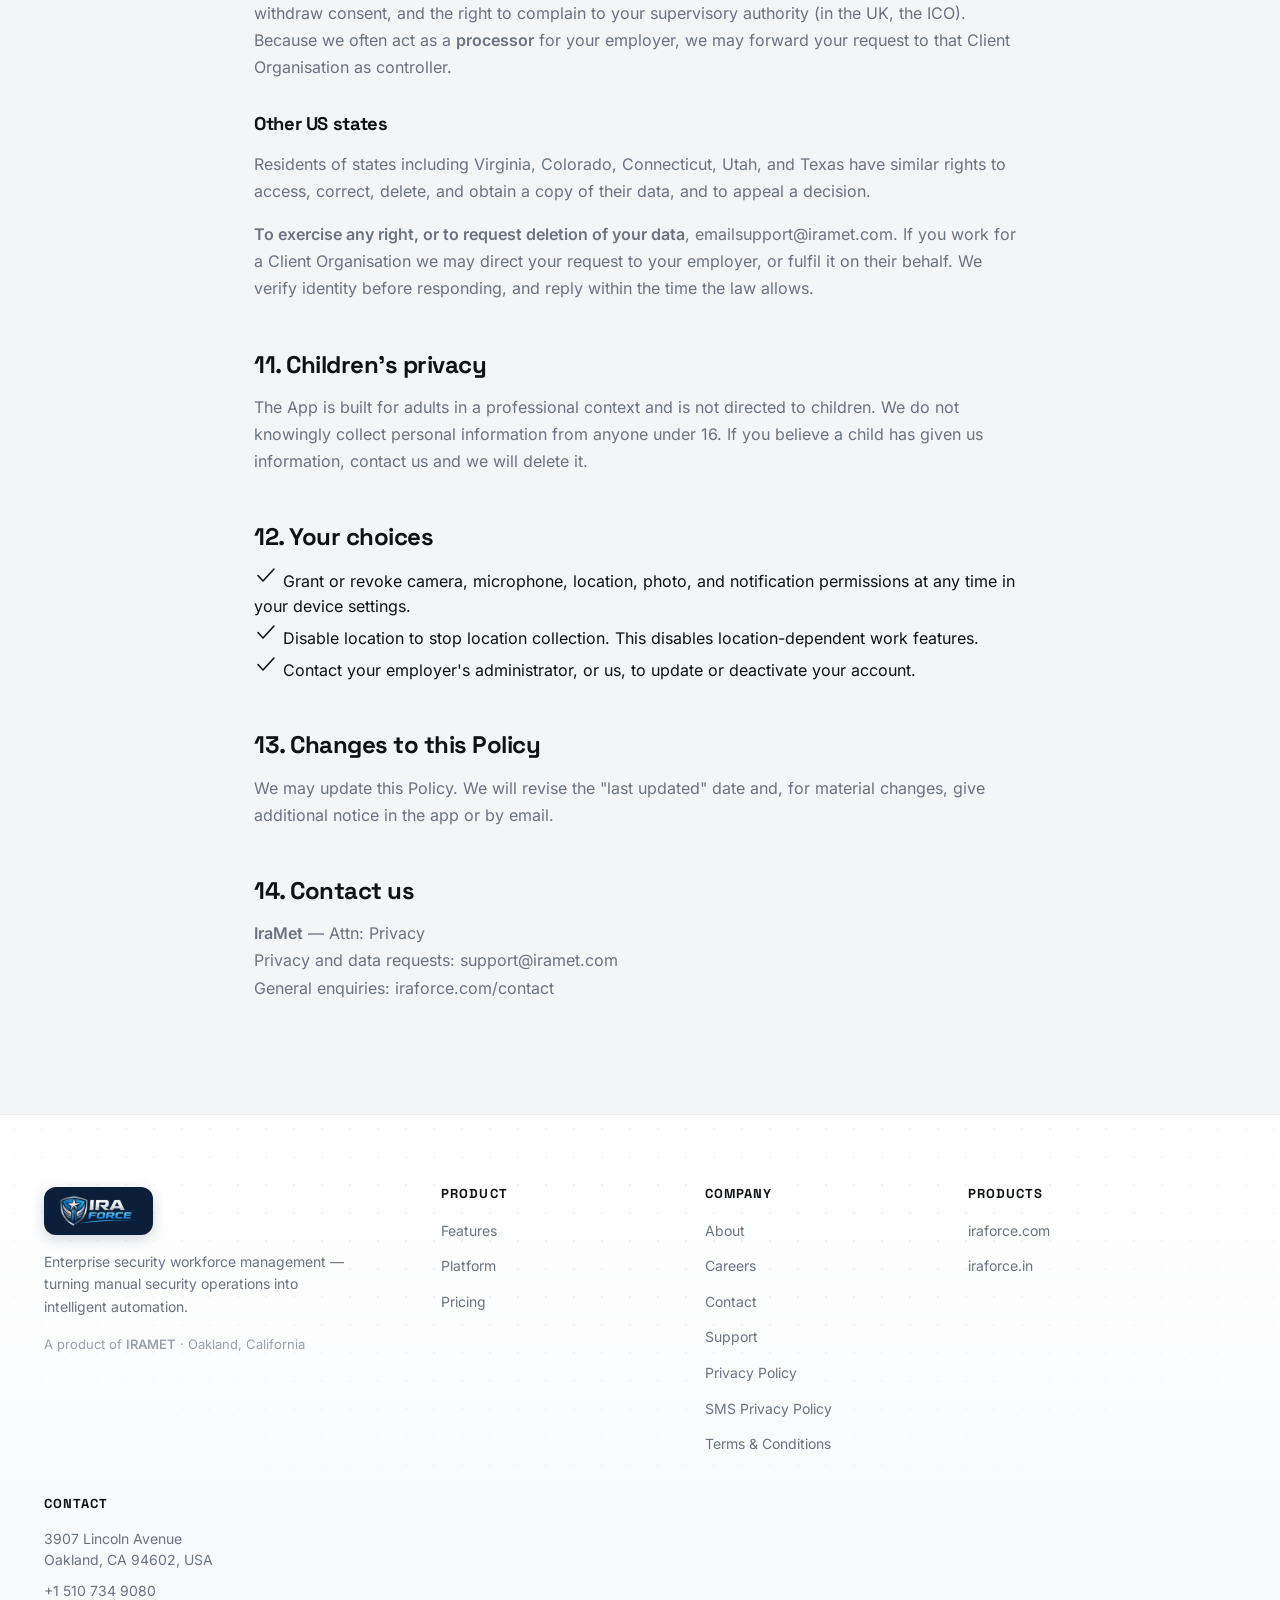
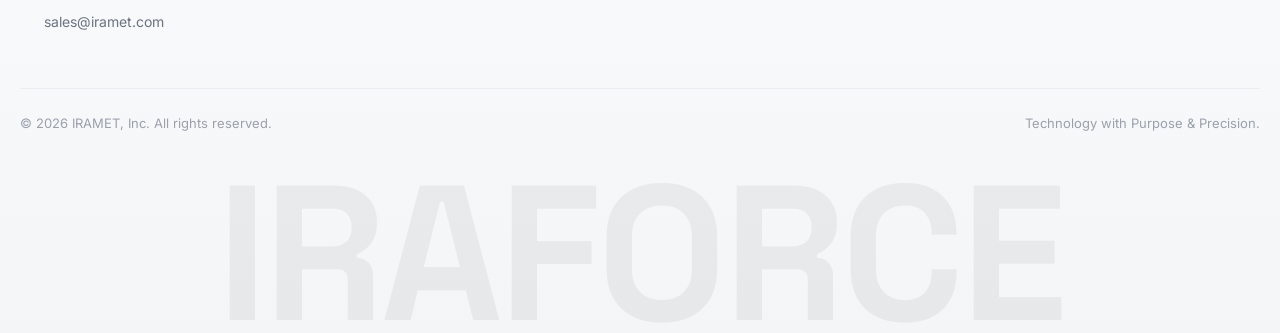
<file: privacy/index.html>
<!DOCTYPE html><html lang="en"><head><meta charset="UTF-8"><meta name="viewport" content="width=device-width, initial-scale=1"><title>Privacy Policy | IraForce</title><meta name="description" content="How the IraForce Guard app and the IraForce security-operations platform collect, use, and protect personal information — including precise and background location, photos, and audio. Includes our App Store and Google Play data-safety disclosures."><link rel="canonical" href="https://iraforce.com/privacy/"><!-- Open Graph --><meta property="og:type" content="website"><meta property="og:title" content="Privacy Policy | IraForce"><meta property="og:description" content="How the IraForce Guard app and the IraForce security-operations platform collect, use, and protect personal information — including precise and background location, photos, and audio. Includes our App Store and Google Play data-safety disclosures."><meta property="og:image" content="/og-image.png"><meta property="og:url" content="https://iraforce.com/privacy/"><meta property="og:site_name" content="IraForce"><!-- Twitter --><meta name="twitter:card" content="summary_large_image"><meta name="twitter:title" content="Privacy Policy | IraForce"><meta name="twitter:description" content="How the IraForce Guard app and the IraForce security-operations platform collect, use, and protect personal information — including precise and background location, photos, and audio. Includes our App Store and Google Play data-safety disclosures."><meta name="twitter:image" content="/og-image.png"><meta name="theme-color" content="#f4f5f7"><link rel="icon" type="image/png" href="/assets/favicon-32.png" sizes="32x32"><link rel="icon" type="image/png" href="/assets/favicon-16.png" sizes="16x16"><link rel="apple-touch-icon" href="/assets/favicon-180.png"><link rel="shortcut icon" href="/favicon.ico"><script>
      document.documentElement.classList.add('js');
      if (window.matchMedia('(prefers-reduced-motion: reduce)').matches) {
        document.documentElement.classList.add('reduced-motion');
      }
    </script><link rel="stylesheet" href="/_astro/Icon.D8QwF3cm.css"><style>.legal[data-astro-cid-u6ohjolg] .container[data-astro-cid-u6ohjolg]{max-width:820px}.legal[data-astro-cid-u6ohjolg] h2[data-astro-cid-u6ohjolg]{margin-top:3rem;scroll-margin-top:6rem}.legal[data-astro-cid-u6ohjolg] h3[data-astro-cid-u6ohjolg]{margin-top:2rem;font-size:1.15rem}.legal[data-astro-cid-u6ohjolg] p[data-astro-cid-u6ohjolg]{color:var(--text-secondary);margin-top:1rem;line-height:1.7}.legal[data-astro-cid-u6ohjolg] code[data-astro-cid-u6ohjolg]{background:color-mix(in srgb, var(--ira-teal) 12%, transparent);border-radius:5px;padding:.1em .4em;font-size:.9em}.plain-list[data-astro-cid-u6ohjolg]{color:var(--text-secondary);gap:.5rem;margin:1rem 0 0;padding:0;list-style:none;display:grid}.table-scroll[data-astro-cid-u6ohjolg]{border-radius:14px;margin-top:2rem;overflow-x:auto}.data-table[data-astro-cid-u6ohjolg]{border-collapse:collapse;text-align:left;width:100%;min-width:640px;font-size:.95rem}.data-table[data-astro-cid-u6ohjolg] th[data-astro-cid-u6ohjolg],.data-table[data-astro-cid-u6ohjolg] td[data-astro-cid-u6ohjolg]{border-bottom:1px solid color-mix(in srgb, var(--text-secondary) 18%, transparent);vertical-align:top;padding:.95rem 1.1rem}.data-table[data-astro-cid-u6ohjolg] thead[data-astro-cid-u6ohjolg] th[data-astro-cid-u6ohjolg]{letter-spacing:.08em;text-transform:uppercase;color:var(--text-secondary);font-size:.78rem}.data-table[data-astro-cid-u6ohjolg] tbody[data-astro-cid-u6ohjolg] th[data-astro-cid-u6ohjolg]{white-space:nowrap;font-weight:600}.data-table[data-astro-cid-u6ohjolg] tbody[data-astro-cid-u6ohjolg] td[data-astro-cid-u6ohjolg]{color:var(--text-secondary);line-height:1.55}.data-table[data-astro-cid-u6ohjolg] tbody[data-astro-cid-u6ohjolg] tr[data-astro-cid-u6ohjolg]:last-child th[data-astro-cid-u6ohjolg],.data-table[data-astro-cid-u6ohjolg] tbody[data-astro-cid-u6ohjolg] tr[data-astro-cid-u6ohjolg]:last-child td[data-astro-cid-u6ohjolg]{border-bottom:none}.pledge-grid[data-astro-cid-u6ohjolg]{grid-template-columns:repeat(2,1fr);gap:1.5rem;margin-top:2rem;display:grid}.pledge[data-astro-cid-u6ohjolg]{align-items:flex-start;gap:.9rem;padding:1.5rem;display:flex}.pledge[data-astro-cid-u6ohjolg] h3[data-astro-cid-u6ohjolg]{margin:0 0 .35rem;font-size:1.02rem}.pledge[data-astro-cid-u6ohjolg] p[data-astro-cid-u6ohjolg]{color:var(--text-secondary);margin:0;font-size:.92rem;line-height:1.55}.pledge[data-astro-cid-u6ohjolg] svg{color:var(--ira-teal);flex:none;margin-top:.2rem}.callout[data-astro-cid-u6ohjolg]{border-color:color-mix(in srgb, var(--ira-teal) 32%, transparent);padding:2.25rem}@media (width<=860px){.pledge-grid[data-astro-cid-u6ohjolg]{grid-template-columns:1fr}}
</style></head><body><a href="#main-content" class="skip-link">Skip to content</a><header class="site-nav" id="site-nav" data-astro-cid-wpvy4v7s><div class="container nav-inner" data-astro-cid-wpvy4v7s><a href="/" class="brand" aria-label="IraForce home" data-astro-cid-wpvy4v7s><img src="/assets/iraforce-logo-trimmed.png" alt="IraForce" class="brand-logo" width="373" height="151" data-astro-cid-wpvy4v7s></a><nav class="nav-links" aria-label="Primary" data-astro-cid-wpvy4v7s><ul data-astro-cid-wpvy4v7s><li data-astro-cid-wpvy4v7s><a href="/features" data-astro-cid-wpvy4v7s>Features</a></li><li data-astro-cid-wpvy4v7s><a href="/platform" data-astro-cid-wpvy4v7s>Platform</a></li><li data-astro-cid-wpvy4v7s><a href="/pricing" data-astro-cid-wpvy4v7s>Pricing</a></li><li data-astro-cid-wpvy4v7s><a href="/about" data-astro-cid-wpvy4v7s>About</a></li><li data-astro-cid-wpvy4v7s><a href="/careers" data-astro-cid-wpvy4v7s>Careers</a></li><li data-astro-cid-wpvy4v7s><a href="/contact" data-astro-cid-wpvy4v7s>Contact</a></li></ul></nav><div class="nav-actions" data-astro-cid-wpvy4v7s><a href="/contact" class="btn btn-secondary nav-cta-secondary" data-astro-cid-wpvy4v7s>Book a Demo</a></div><button class="nav-toggle" id="nav-toggle" aria-expanded="false" aria-controls="mobile-nav" aria-label="Toggle navigation menu" data-astro-cid-wpvy4v7s><span data-astro-cid-wpvy4v7s></span><span data-astro-cid-wpvy4v7s></span><span data-astro-cid-wpvy4v7s></span></button></div><div class="mobile-nav" id="mobile-nav" data-astro-cid-wpvy4v7s><ul data-astro-cid-wpvy4v7s><li data-astro-cid-wpvy4v7s><a href="/features" data-astro-cid-wpvy4v7s>Features</a></li><li data-astro-cid-wpvy4v7s><a href="/platform" data-astro-cid-wpvy4v7s>Platform</a></li><li data-astro-cid-wpvy4v7s><a href="/pricing" data-astro-cid-wpvy4v7s>Pricing</a></li><li data-astro-cid-wpvy4v7s><a href="/about" data-astro-cid-wpvy4v7s>About</a></li><li data-astro-cid-wpvy4v7s><a href="/careers" data-astro-cid-wpvy4v7s>Careers</a></li><li data-astro-cid-wpvy4v7s><a href="/contact" data-astro-cid-wpvy4v7s>Contact</a></li><li data-astro-cid-wpvy4v7s><a href="/contact" class="btn btn-primary btn-block" data-astro-cid-wpvy4v7s>Book a Demo</a></li></ul></div></header><script type="module">var e=document.getElementById(`nav-toggle`),t=document.getElementById(`mobile-nav`);e?.addEventListener(`click`,()=>{let n=t?.classList.toggle(`open`);e.setAttribute(`aria-expanded`,String(!!n))}),t?.querySelectorAll(`a`).forEach(n=>{n.addEventListener(`click`,()=>{t.classList.remove(`open`),e?.setAttribute(`aria-expanded`,`false`)})});</script><main id="main-content"><section class="page-hero dot-grid" data-hero data-astro-cid-u6ohjolg><div class="hero-orbs" aria-hidden="true" data-astro-cid-u6ohjolg><span class="orb orb-teal" data-hero-orb data-parallax="0.15" data-astro-cid-u6ohjolg></span><span class="orb orb-indigo" data-hero-orb data-parallax="0.25" data-astro-cid-u6ohjolg></span></div><div class="container" data-astro-cid-u6ohjolg><span class="eyebrow" data-hero-eyebrow data-astro-cid-u6ohjolg><svg class="icon eyebrow-icon" width="24" height="24" viewBox="0 0 24 24" fill="none" stroke="currentColor" stroke-width="1.6" stroke-linecap="round" stroke-linejoin="round" aria-hidden="true"><path d="M12 3 4.5 6v6c0 5 3.2 8.4 7.5 9 4.3-.6 7.5-4 7.5-9V6L12 3Z"/><path d="m9 12 2 2 4-4.2"/></svg> Legal</span><h1 data-hero-title data-astro-cid-u6ohjolg>Privacy <span class="gradient-text" data-astro-cid-u6ohjolg>Policy</span></h1><p class="page-sub" data-hero-sub data-astro-cid-u6ohjolg>How the <strong data-astro-cid-u6ohjolg>IraForce Guard</strong> app and the IraForce platform handle personal information. Last updated 12 July 2026.</p></div></section><section class="section" data-astro-cid-u6ohjolg><div class="container" data-astro-cid-u6ohjolg><span class="eyebrow" data-reveal data-astro-cid-u6ohjolg>At a glance</span><h2 data-reveal data-astro-cid-u6ohjolg>What the app collects, and why</h2><p class="page-sub" data-reveal data-astro-cid-u6ohjolg>These are the data-safety disclosures we file with the Apple App Store and Google Play. Every item below is linked to your identity, because IraForce is a workforce platform — your employer needs to know which guard the record belongs to.</p><div class="table-scroll" data-reveal data-astro-cid-u6ohjolg><table class="data-table" data-astro-cid-u6ohjolg><thead data-astro-cid-u6ohjolg><tr data-astro-cid-u6ohjolg><th scope="col" data-astro-cid-u6ohjolg>Data</th><th scope="col" data-astro-cid-u6ohjolg>Examples</th><th scope="col" data-astro-cid-u6ohjolg>Why we collect it</th></tr></thead><tbody data-astro-cid-u6ohjolg><tr data-astro-cid-u6ohjolg><th scope="row" data-astro-cid-u6ohjolg>Contact info</th><td data-astro-cid-u6ohjolg>Name, email address, phone number, mailing address</td><td data-astro-cid-u6ohjolg>App functionality, account management</td></tr><tr data-astro-cid-u6ohjolg><th scope="row" data-astro-cid-u6ohjolg>Identifiers</th><td data-astro-cid-u6ohjolg>User ID, employee ID, device ID, session and push tokens, IP address</td><td data-astro-cid-u6ohjolg>App functionality, security, push notifications</td></tr><tr data-astro-cid-u6ohjolg><th scope="row" data-astro-cid-u6ohjolg>Precise location</th><td data-astro-cid-u6ohjolg>GPS during shifts and patrols, clock-in/out location, geofence events, patrol breadcrumbs — collected in the background during an active shift</td><td data-astro-cid-u6ohjolg>App functionality, guard safety, patrol and attendance verification</td></tr><tr data-astro-cid-u6ohjolg><th scope="row" data-astro-cid-u6ohjolg>Photos and videos</th><td data-astro-cid-u6ohjolg>Clock-in/out uniform photos, incident media, profile picture, credential and licence document images</td><td data-astro-cid-u6ohjolg>App functionality</td></tr><tr data-astro-cid-u6ohjolg><th scope="row" data-astro-cid-u6ohjolg>Audio</th><td data-astro-cid-u6ohjolg>Voice notes attached to incident reports</td><td data-astro-cid-u6ohjolg>App functionality</td></tr><tr data-astro-cid-u6ohjolg><th scope="row" data-astro-cid-u6ohjolg>User content</th><td data-astro-cid-u6ohjolg>In-app messages, incident and patrol reports, activity notes, signatures</td><td data-astro-cid-u6ohjolg>App functionality</td></tr><tr data-astro-cid-u6ohjolg><th scope="row" data-astro-cid-u6ohjolg>Employment info</th><td data-astro-cid-u6ohjolg>Role, job title, site assignment, certifications and licences, shifts, timesheets, attendance</td><td data-astro-cid-u6ohjolg>App functionality</td></tr><tr data-astro-cid-u6ohjolg><th scope="row" data-astro-cid-u6ohjolg>App activity and diagnostics</th><td data-astro-cid-u6ohjolg>App usage, crash logs, performance data, device model and OS version</td><td data-astro-cid-u6ohjolg>Diagnostics, security, troubleshooting</td></tr><tr data-astro-cid-u6ohjolg><th scope="row" data-astro-cid-u6ohjolg>Consent audit records</th><td data-astro-cid-u6ohjolg>Timestamp, IP address and device user-agent recorded when you accept a required agreement, kept as a write-once audit record</td><td data-astro-cid-u6ohjolg>Legal compliance and audit</td></tr></tbody></table></div><div class="pledge-grid" data-reveal data-astro-cid-u6ohjolg><div class="pledge glass-card" data-astro-cid-u6ohjolg><svg class="icon " width="24" height="24" viewBox="0 0 24 24" fill="none" stroke="currentColor" stroke-width="1.6" stroke-linecap="round" stroke-linejoin="round" aria-hidden="true"><path d="M4 12.5 9 18 20 6"/></svg><div data-astro-cid-u6ohjolg><h3 data-astro-cid-u6ohjolg>We never sell your data</h3><p data-astro-cid-u6ohjolg>We do not sell personal information and we do not share it for cross-context behavioural advertising, as those terms are defined by the CCPA and CPRA.</p></div></div><div class="pledge glass-card" data-astro-cid-u6ohjolg><svg class="icon " width="24" height="24" viewBox="0 0 24 24" fill="none" stroke="currentColor" stroke-width="1.6" stroke-linecap="round" stroke-linejoin="round" aria-hidden="true"><path d="M4 12.5 9 18 20 6"/></svg><div data-astro-cid-u6ohjolg><h3 data-astro-cid-u6ohjolg>No advertising, no tracking</h3><p data-astro-cid-u6ohjolg>IraForce contains no third-party advertising and no cross-app or cross-site tracking. Your location is never used for marketing.</p></div></div></div><h3 style="margin-top:2.5rem;" data-astro-cid-u6ohjolg>What we do <em data-astro-cid-u6ohjolg>not</em> collect</h3><ul class="check-list" data-astro-cid-u6ohjolg><li data-astro-cid-u6ohjolg><svg class="icon " width="24" height="24" viewBox="0 0 24 24" fill="none" stroke="currentColor" stroke-width="1.6" stroke-linecap="round" stroke-linejoin="round" aria-hidden="true"><path d="M5 12h14"/></svg> Biometric identifiers — Face ID, Touch ID and fingerprint unlock are performed entirely on your device by the operating system. We never receive or store your fingerprint or face data.</li><li data-astro-cid-u6ohjolg><svg class="icon " width="24" height="24" viewBox="0 0 24 24" fill="none" stroke="currentColor" stroke-width="1.6" stroke-linecap="round" stroke-linejoin="round" aria-hidden="true"><path d="M5 12h14"/></svg> Health, fitness or medical data.</li><li data-astro-cid-u6ohjolg><svg class="icon " width="24" height="24" viewBox="0 0 24 24" fill="none" stroke="currentColor" stroke-width="1.6" stroke-linecap="round" stroke-linejoin="round" aria-hidden="true"><path d="M5 12h14"/></svg> Financial or payment information.</li><li data-astro-cid-u6ohjolg><svg class="icon " width="24" height="24" viewBox="0 0 24 24" fill="none" stroke="currentColor" stroke-width="1.6" stroke-linecap="round" stroke-linejoin="round" aria-hidden="true"><path d="M5 12h14"/></svg> Your contacts address book — we never upload it.</li><li data-astro-cid-u6ohjolg><svg class="icon " width="24" height="24" viewBox="0 0 24 24" fill="none" stroke="currentColor" stroke-width="1.6" stroke-linecap="round" stroke-linejoin="round" aria-hidden="true"><path d="M5 12h14"/></svg> Browsing history or search history.</li><li data-astro-cid-u6ohjolg><svg class="icon " width="24" height="24" viewBox="0 0 24 24" fill="none" stroke="currentColor" stroke-width="1.6" stroke-linecap="round" stroke-linejoin="round" aria-hidden="true"><path d="M5 12h14"/></svg> Advertising or marketing identifiers.</li></ul></div></section><section class="section" data-astro-cid-u6ohjolg><div class="container" data-astro-cid-u6ohjolg><div class="glass-card callout" data-reveal data-astro-cid-u6ohjolg><span class="eyebrow" data-astro-cid-u6ohjolg><svg class="icon eyebrow-icon" width="24" height="24" viewBox="0 0 24 24" fill="none" stroke="currentColor" stroke-width="1.6" stroke-linecap="round" stroke-linejoin="round" aria-hidden="true"><path d="M12 21s7-6.2 7-11.5A7 7 0 0 0 5 9.5C5 14.8 12 21 12 21Z"/><circle cx="12" cy="9.5" r="2.5"/></svg> Background location</span><h2 style="margin-top:.4rem;" data-astro-cid-u6ohjolg>Why the app tracks location in the background</h2><p class="page-sub" style="margin-top:.75rem;" data-astro-cid-u6ohjolg>IraForce Guard collects location <strong data-astro-cid-u6ohjolg>while the app is closed or the screen is off</strong>, but <strong data-astro-cid-u6ohjolg>only during an active work shift or patrol</strong>. It is used to verify that a guard reached each checkpoint, to record patrol routes, to trigger geofence entry and exit events, and to send your position with a panic or duress alert so help can reach you.</p><p class="page-sub" data-astro-cid-u6ohjolg>Background location is never used for advertising, never sold, and is not collected when you are off shift. You can revoke location permission at any time in your device settings. Doing so disables location-dependent features and may prevent you from clocking in or completing a patrol, as your employer requires.</p></div></div></section><section class="section legal" data-astro-cid-u6ohjolg><div class="container" data-astro-cid-u6ohjolg><h2 id="who-we-are" data-astro-cid-u6ohjolg>1. Who we are</h2><p data-astro-cid-u6ohjolg>This Privacy Policy explains how <strong data-astro-cid-u6ohjolg>IraMet</strong> ("IraForce", "we", "us", "our") collects, uses, discloses, and protects personal information in connection with the<strong data-astro-cid-u6ohjolg>IraForce Guard</strong> mobile application (the "App") and the related IraForce security-operations platform and services (together, the "Services").</p><ul class="plain-list" data-astro-cid-u6ohjolg><li data-astro-cid-u6ohjolg><strong data-astro-cid-u6ohjolg>Android package:</strong> <code data-astro-cid-u6ohjolg>com.iraforce.guard</code></li><li data-astro-cid-u6ohjolg><strong data-astro-cid-u6ohjolg>iOS bundle:</strong> <code data-astro-cid-u6ohjolg>com.acmesecurity.securityGuardApp</code></li><li data-astro-cid-u6ohjolg><strong data-astro-cid-u6ohjolg>Privacy contact:</strong> <a href="mailto:support@iramet.com" data-astro-cid-u6ohjolg>support@iramet.com</a></li></ul><h3 data-astro-cid-u6ohjolg>Our role: employer platform</h3><p data-astro-cid-u6ohjolg>IraForce is a workforce and security-operations platform <strong data-astro-cid-u6ohjolg>used by employers</strong> — security companies, facilities, and similar organisations (each a "Client Organisation"). Most people who use the App are guards, supervisors, and staff of a Client Organisation.</p><p data-astro-cid-u6ohjolg>Where we process personal information <strong data-astro-cid-u6ohjolg>on behalf of a Client Organisation</strong> — for example, tracking a guard's patrol location, attendance, and incident reports for their employer — the Client Organisation is the <strong data-astro-cid-u6ohjolg>data controller</strong> and IraForce acts as a <strong data-astro-cid-u6ohjolg>data processor</strong> under that organisation's instructions. Employees should also read their <strong data-astro-cid-u6ohjolg>employer's own privacy notice</strong>, which governs the employment relationship. Where we process information for our own purposes — operating and securing the platform, identity management, legal compliance — IraForce acts as a controller.</p><h2 id="collect" data-astro-cid-u6ohjolg>2. Information we collect</h2><p data-astro-cid-u6ohjolg>The full list is in the table above. What we collect depends on your role and on how your Client Organisation has configured the Services — not every user provides every category. Information reaches us from you, from your employer, and automatically from the App.</p><h3 data-astro-cid-u6ohjolg>Device permissions</h3><p data-astro-cid-u6ohjolg>The App requests the permissions below. Each is optional and requested at the point of use; you may decline it or revoke it later in your device settings, though the related feature will then not work.</p><ul class="check-list" data-astro-cid-u6ohjolg><li data-astro-cid-u6ohjolg><svg class="icon " width="24" height="24" viewBox="0 0 24 24" fill="none" stroke="currentColor" stroke-width="1.6" stroke-linecap="round" stroke-linejoin="round" aria-hidden="true"><path d="M4 12.5 9 18 20 6"/></svg> <strong data-astro-cid-u6ohjolg>Location</strong> (fine, coarse, and background) — patrol tracking, checkpoint verification, geofencing, and safety features, including while the app is in the background during an active shift.</li><li data-astro-cid-u6ohjolg><svg class="icon " width="24" height="24" viewBox="0 0 24 24" fill="none" stroke="currentColor" stroke-width="1.6" stroke-linecap="round" stroke-linejoin="round" aria-hidden="true"><path d="M4 12.5 9 18 20 6"/></svg> <strong data-astro-cid-u6ohjolg>Camera</strong> — scanning QR codes at checkpoints, clock-in/out photos, incident media, and credential uploads.</li><li data-astro-cid-u6ohjolg><svg class="icon " width="24" height="24" viewBox="0 0 24 24" fill="none" stroke="currentColor" stroke-width="1.6" stroke-linecap="round" stroke-linejoin="round" aria-hidden="true"><path d="M4 12.5 9 18 20 6"/></svg> <strong data-astro-cid-u6ohjolg>Microphone</strong> — voice notes and video attached to incident reports.</li><li data-astro-cid-u6ohjolg><svg class="icon " width="24" height="24" viewBox="0 0 24 24" fill="none" stroke="currentColor" stroke-width="1.6" stroke-linecap="round" stroke-linejoin="round" aria-hidden="true"><path d="M4 12.5 9 18 20 6"/></svg> <strong data-astro-cid-u6ohjolg>Photo library</strong> — attaching existing images to reports and your profile.</li><li data-astro-cid-u6ohjolg><svg class="icon " width="24" height="24" viewBox="0 0 24 24" fill="none" stroke="currentColor" stroke-width="1.6" stroke-linecap="round" stroke-linejoin="round" aria-hidden="true"><path d="M4 12.5 9 18 20 6"/></svg> <strong data-astro-cid-u6ohjolg>NFC</strong> — tap check-ins at NFC checkpoints.</li><li data-astro-cid-u6ohjolg><svg class="icon " width="24" height="24" viewBox="0 0 24 24" fill="none" stroke="currentColor" stroke-width="1.6" stroke-linecap="round" stroke-linejoin="round" aria-hidden="true"><path d="M4 12.5 9 18 20 6"/></svg> <strong data-astro-cid-u6ohjolg>Biometrics</strong> — unlocking the app with Face ID, Touch ID, or a fingerprint. This is performed entirely by your device's operating system; <strong data-astro-cid-u6ohjolg>we never receive or store biometric data.</strong></li><li data-astro-cid-u6ohjolg><svg class="icon " width="24" height="24" viewBox="0 0 24 24" fill="none" stroke="currentColor" stroke-width="1.6" stroke-linecap="round" stroke-linejoin="round" aria-hidden="true"><path d="M4 12.5 9 18 20 6"/></svg> <strong data-astro-cid-u6ohjolg>Notifications</strong> — shift, task, incident, and panic alerts.</li></ul><h3 data-astro-cid-u6ohjolg>Sensitive information</h3><p data-astro-cid-u6ohjolg>Your <strong data-astro-cid-u6ohjolg>precise geolocation</strong> and <strong data-astro-cid-u6ohjolg>account credentials</strong> are sensitive personal information under the CCPA and CPRA. We use and disclose them only for the purposes described in this Policy — operating the Services for your employer, safety, security, and compliance — and <strong data-astro-cid-u6ohjolg>never to infer characteristics about you</strong>.</p><h2 id="use" data-astro-cid-u6ohjolg>3. How we use information</h2><ul class="check-list" data-astro-cid-u6ohjolg><li data-astro-cid-u6ohjolg><svg class="icon " width="24" height="24" viewBox="0 0 24 24" fill="none" stroke="currentColor" stroke-width="1.6" stroke-linecap="round" stroke-linejoin="round" aria-hidden="true"><path d="M4 12.5 9 18 20 6"/></svg> <strong data-astro-cid-u6ohjolg>Provide the Services</strong> — authenticate you, run scheduling, attendance, patrols, checkpoints, incident reporting, and messaging for your Client Organisation.</li><li data-astro-cid-u6ohjolg><svg class="icon " width="24" height="24" viewBox="0 0 24 24" fill="none" stroke="currentColor" stroke-width="1.6" stroke-linecap="round" stroke-linejoin="round" aria-hidden="true"><path d="M4 12.5 9 18 20 6"/></svg> <strong data-astro-cid-u6ohjolg>Location operations and safety</strong> — verify guard presence, track patrols and geofences, and power panic, duress, and lone-worker safety features.</li><li data-astro-cid-u6ohjolg><svg class="icon " width="24" height="24" viewBox="0 0 24 24" fill="none" stroke="currentColor" stroke-width="1.6" stroke-linecap="round" stroke-linejoin="round" aria-hidden="true"><path d="M4 12.5 9 18 20 6"/></svg> <strong data-astro-cid-u6ohjolg>Communications</strong> — operational messages, alerts, and push notifications.</li><li data-astro-cid-u6ohjolg><svg class="icon " width="24" height="24" viewBox="0 0 24 24" fill="none" stroke="currentColor" stroke-width="1.6" stroke-linecap="round" stroke-linejoin="round" aria-hidden="true"><path d="M4 12.5 9 18 20 6"/></svg> <strong data-astro-cid-u6ohjolg>Security</strong> — secure accounts and devices, manage sessions, detect unauthorised access, and maintain audit and consent records.</li><li data-astro-cid-u6ohjolg><svg class="icon " width="24" height="24" viewBox="0 0 24 24" fill="none" stroke="currentColor" stroke-width="1.6" stroke-linecap="round" stroke-linejoin="round" aria-hidden="true"><path d="M4 12.5 9 18 20 6"/></svg> <strong data-astro-cid-u6ohjolg>Support and improvement</strong> — answer support requests, diagnose faults, and improve the Services.</li><li data-astro-cid-u6ohjolg><svg class="icon " width="24" height="24" viewBox="0 0 24 24" fill="none" stroke="currentColor" stroke-width="1.6" stroke-linecap="round" stroke-linejoin="round" aria-hidden="true"><path d="M4 12.5 9 18 20 6"/></svg> <strong data-astro-cid-u6ohjolg>Legal compliance</strong> — comply with law, enforce our terms, and meet record-keeping obligations.</li></ul><h2 id="legal-bases" data-astro-cid-u6ohjolg>4. Legal bases (EEA and UK users)</h2><p data-astro-cid-u6ohjolg>Where the GDPR or UK GDPR applies, we or the Client Organisation rely on: performance of a contract; legitimate interests (platform security, fraud prevention, worker and site safety); legal obligation; consent (for device permissions, withdrawable at any time in device settings); and vital interests (panic and duress alerts).</p><h2 id="sharing" data-astro-cid-u6ohjolg>5. How we share information</h2><p data-astro-cid-u6ohjolg><strong data-astro-cid-u6ohjolg>We do not sell your personal information</strong>, and we do not share it for cross-context behavioural advertising. We disclose it only:</p><ul class="check-list" data-astro-cid-u6ohjolg><li data-astro-cid-u6ohjolg><svg class="icon " width="24" height="24" viewBox="0 0 24 24" fill="none" stroke="currentColor" stroke-width="1.6" stroke-linecap="round" stroke-linejoin="round" aria-hidden="true"><path d="M4 12.5 9 18 20 6"/></svg> <strong data-astro-cid-u6ohjolg>To your employer</strong> — administrators and supervisors at your Client Organisation can see your work data: identity, on-shift location, attendance, incidents, reports, and credentials.</li><li data-astro-cid-u6ohjolg><svg class="icon " width="24" height="24" viewBox="0 0 24 24" fill="none" stroke="currentColor" stroke-width="1.6" stroke-linecap="round" stroke-linejoin="round" aria-hidden="true"><path d="M4 12.5 9 18 20 6"/></svg> <strong data-astro-cid-u6ohjolg>To service providers</strong> — vendors who process data on our behalf, under contract, and only on our instructions (listed below).</li><li data-astro-cid-u6ohjolg><svg class="icon " width="24" height="24" viewBox="0 0 24 24" fill="none" stroke="currentColor" stroke-width="1.6" stroke-linecap="round" stroke-linejoin="round" aria-hidden="true"><path d="M4 12.5 9 18 20 6"/></svg> <strong data-astro-cid-u6ohjolg>For legal and safety reasons</strong> — to comply with law or lawful requests, enforce agreements, and protect the rights and safety of users and the public.</li><li data-astro-cid-u6ohjolg><svg class="icon " width="24" height="24" viewBox="0 0 24 24" fill="none" stroke="currentColor" stroke-width="1.6" stroke-linecap="round" stroke-linejoin="round" aria-hidden="true"><path d="M4 12.5 9 18 20 6"/></svg> <strong data-astro-cid-u6ohjolg>In a business transfer</strong> — a merger, acquisition, or sale of assets, subject to this Policy.</li></ul><h2 id="processors" data-astro-cid-u6ohjolg>6. Service providers</h2><div class="table-scroll" data-astro-cid-u6ohjolg><table class="data-table" data-astro-cid-u6ohjolg><thead data-astro-cid-u6ohjolg><tr data-astro-cid-u6ohjolg><th scope="col" data-astro-cid-u6ohjolg>Provider</th><th scope="col" data-astro-cid-u6ohjolg>Purpose</th><th scope="col" data-astro-cid-u6ohjolg>Data involved</th></tr></thead><tbody data-astro-cid-u6ohjolg><tr data-astro-cid-u6ohjolg><th scope="row" data-astro-cid-u6ohjolg>OneSignal</th><td data-astro-cid-u6ohjolg>Push notification delivery</td><td data-astro-cid-u6ohjolg>Push tokens, device identifiers, notification content</td></tr><tr data-astro-cid-u6ohjolg><th scope="row" data-astro-cid-u6ohjolg>Apple Push Notification service</th><td data-astro-cid-u6ohjolg>iOS push delivery</td><td data-astro-cid-u6ohjolg>Push tokens</td></tr><tr data-astro-cid-u6ohjolg><th scope="row" data-astro-cid-u6ohjolg>Google Firebase Cloud Messaging</th><td data-astro-cid-u6ohjolg>Android push delivery</td><td data-astro-cid-u6ohjolg>Push tokens</td></tr><tr data-astro-cid-u6ohjolg><th scope="row" data-astro-cid-u6ohjolg>Google Maps Platform</th><td data-astro-cid-u6ohjolg>Maps and geocoding</td><td data-astro-cid-u6ohjolg>Coordinates rendered on maps</td></tr><tr data-astro-cid-u6ohjolg><th scope="row" data-astro-cid-u6ohjolg>Postmark</th><td data-astro-cid-u6ohjolg>Transactional email</td><td data-astro-cid-u6ohjolg>Email address, message content</td></tr><tr data-astro-cid-u6ohjolg><th scope="row" data-astro-cid-u6ohjolg>DigitalOcean</th><td data-astro-cid-u6ohjolg>Application and database hosting</td><td data-astro-cid-u6ohjolg>All Services data, at rest and in transit</td></tr></tbody></table></div><h2 id="retention" data-astro-cid-u6ohjolg>7. Data retention</h2><p data-astro-cid-u6ohjolg>We keep personal information for as long as needed to provide the Services and for the periods our Client Organisations and applicable law require, then delete or de-identify it. Account data is kept for the life of your account plus a reasonable period after deactivation. Location, patrol, attendance, and incident records are kept for the period set by your employer and by applicable labour, safety, and security-licensing law. Consent and audit records are kept as tamper-evident records for the period compliance requires. Diagnostic logs are kept for a limited period. Where we act as a processor, we delete or return data on the Client Organisation's instruction, unless the law requires us to keep it.</p><h2 id="transfers" data-astro-cid-u6ohjolg>8. International transfers</h2><p data-astro-cid-u6ohjolg>We process and store information in the <strong data-astro-cid-u6ohjolg>United States</strong>. Where we transfer personal information out of the EEA, the UK, or another region with transfer restrictions, we rely on lawful transfer mechanisms such as the European Commission's Standard Contractual Clauses and the UK Addendum.</p><h2 id="security" data-astro-cid-u6ohjolg>9. Security</h2><p data-astro-cid-u6ohjolg>We use administrative, technical, and organisational safeguards designed to protect personal information: encryption in transit (TLS), encryption of sensitive fields at rest, role-based access control, tenant isolation, secrets management, session and device controls, and audit logging. No system is perfectly secure and we cannot guarantee absolute security. Please protect your credentials and use your device's lock screen.</p><h2 id="rights" data-astro-cid-u6ohjolg>10. Your privacy rights</h2><h3 data-astro-cid-u6ohjolg>California (CCPA and CPRA)</h3><p data-astro-cid-u6ohjolg>California residents have the right to know and access the personal information we hold, to delete it, to correct it, and not to be discriminated against for exercising those rights.<strong data-astro-cid-u6ohjolg>We do not sell or share personal information</strong>, so no opt-out is required. We use sensitive personal information only for permitted business purposes and never to infer characteristics, so no separate right to limit its use applies.</p><p data-astro-cid-u6ohjolg>Categories collected in the last 12 months: identifiers; customer-records information; precise geolocation; audio and visual information; professional and employment information; internet and network activity; and sensitive personal information (precise geolocation and account credentials).</p><h3 data-astro-cid-u6ohjolg>EEA and UK (GDPR)</h3><p data-astro-cid-u6ohjolg>You have the rights of access, rectification, erasure, restriction, portability, and objection, the right to withdraw consent, and the right to complain to your supervisory authority (in the UK, the ICO). Because we often act as a <strong data-astro-cid-u6ohjolg>processor</strong> for your employer, we may forward your request to that Client Organisation as controller.</p><h3 data-astro-cid-u6ohjolg>Other US states</h3><p data-astro-cid-u6ohjolg>Residents of states including Virginia, Colorado, Connecticut, Utah, and Texas have similar rights to access, correct, delete, and obtain a copy of their data, and to appeal a decision.</p><p data-astro-cid-u6ohjolg><strong data-astro-cid-u6ohjolg>To exercise any right, or to request deletion of your data</strong>, email<a href="mailto:support@iramet.com" data-astro-cid-u6ohjolg>support@iramet.com</a>. If you work for a Client Organisation we may direct your request to your employer, or fulfil it on their behalf. We verify identity before responding, and reply within the time the law allows.</p><h2 id="children" data-astro-cid-u6ohjolg>11. Children's privacy</h2><p data-astro-cid-u6ohjolg>The App is built for adults in a professional context and is not directed to children. We do not knowingly collect personal information from anyone under 16. If you believe a child has given us information, contact us and we will delete it.</p><h2 id="choices" data-astro-cid-u6ohjolg>12. Your choices</h2><ul class="check-list" data-astro-cid-u6ohjolg><li data-astro-cid-u6ohjolg><svg class="icon " width="24" height="24" viewBox="0 0 24 24" fill="none" stroke="currentColor" stroke-width="1.6" stroke-linecap="round" stroke-linejoin="round" aria-hidden="true"><path d="M4 12.5 9 18 20 6"/></svg> Grant or revoke camera, microphone, location, photo, and notification permissions at any time in your device settings.</li><li data-astro-cid-u6ohjolg><svg class="icon " width="24" height="24" viewBox="0 0 24 24" fill="none" stroke="currentColor" stroke-width="1.6" stroke-linecap="round" stroke-linejoin="round" aria-hidden="true"><path d="M4 12.5 9 18 20 6"/></svg> Disable location to stop location collection. This disables location-dependent work features.</li><li data-astro-cid-u6ohjolg><svg class="icon " width="24" height="24" viewBox="0 0 24 24" fill="none" stroke="currentColor" stroke-width="1.6" stroke-linecap="round" stroke-linejoin="round" aria-hidden="true"><path d="M4 12.5 9 18 20 6"/></svg> Contact your employer's administrator, or us, to update or deactivate your account.</li></ul><h2 id="changes" data-astro-cid-u6ohjolg>13. Changes to this Policy</h2><p data-astro-cid-u6ohjolg>We may update this Policy. We will revise the "last updated" date and, for material changes, give additional notice in the app or by email.</p><h2 id="contact" data-astro-cid-u6ohjolg>14. Contact us</h2><p data-astro-cid-u6ohjolg><strong data-astro-cid-u6ohjolg>IraMet</strong> — Attn: Privacy<br data-astro-cid-u6ohjolg>Privacy and data requests: <a href="mailto:support@iramet.com" data-astro-cid-u6ohjolg>support@iramet.com</a><br data-astro-cid-u6ohjolg>General enquiries: <a href="/contact" data-astro-cid-u6ohjolg>iraforce.com/contact</a></p></div></section></main><footer class="site-footer dot-grid" data-astro-cid-jo6i4kqk><div class="container footer-inner" data-astro-cid-jo6i4kqk><div class="footer-brand" data-astro-cid-jo6i4kqk><a href="/" class="brand" aria-label="IraForce home" data-astro-cid-jo6i4kqk><img src="/assets/iraforce-logo-trimmed.png" alt="IraForce" class="brand-logo" width="373" height="151" data-astro-cid-jo6i4kqk></a><p data-astro-cid-jo6i4kqk>Enterprise security workforce management — turning manual security operations into intelligent automation.</p><p class="footer-parent" data-astro-cid-jo6i4kqk>A product of <strong data-astro-cid-jo6i4kqk>IRAMET</strong> · Oakland, California</p></div><div class="footer-col" data-astro-cid-jo6i4kqk><h4 data-astro-cid-jo6i4kqk>Product</h4><ul data-astro-cid-jo6i4kqk><li data-astro-cid-jo6i4kqk><a href="/features" data-astro-cid-jo6i4kqk>Features</a></li><li data-astro-cid-jo6i4kqk><a href="/platform" data-astro-cid-jo6i4kqk>Platform</a></li><li data-astro-cid-jo6i4kqk><a href="/pricing" data-astro-cid-jo6i4kqk>Pricing</a></li></ul></div><div class="footer-col" data-astro-cid-jo6i4kqk><h4 data-astro-cid-jo6i4kqk>Company</h4><ul data-astro-cid-jo6i4kqk><li data-astro-cid-jo6i4kqk><a href="/about" data-astro-cid-jo6i4kqk>About</a></li><li data-astro-cid-jo6i4kqk><a href="/careers" data-astro-cid-jo6i4kqk>Careers</a></li><li data-astro-cid-jo6i4kqk><a href="/contact" data-astro-cid-jo6i4kqk>Contact</a></li><li data-astro-cid-jo6i4kqk><a href="/support" data-astro-cid-jo6i4kqk>Support</a></li><li data-astro-cid-jo6i4kqk><a href="/privacy" data-astro-cid-jo6i4kqk>Privacy Policy</a></li><li data-astro-cid-jo6i4kqk><a href="/sms-privacy" data-astro-cid-jo6i4kqk>SMS Privacy Policy</a></li><li data-astro-cid-jo6i4kqk><a href="/terms" data-astro-cid-jo6i4kqk>Terms &amp; Conditions</a></li></ul></div><div class="footer-col" data-astro-cid-jo6i4kqk><h4 data-astro-cid-jo6i4kqk>Products</h4><ul data-astro-cid-jo6i4kqk><li data-astro-cid-jo6i4kqk><a href="https://iraforce.com" data-astro-cid-jo6i4kqk>iraforce.com</a></li><li data-astro-cid-jo6i4kqk><a href="https://iraforce.in" data-astro-cid-jo6i4kqk>iraforce.in</a></li></ul></div><div class="footer-col" data-astro-cid-jo6i4kqk><h4 data-astro-cid-jo6i4kqk>Contact</h4><ul class="footer-contact" data-astro-cid-jo6i4kqk><li data-astro-cid-jo6i4kqk>3907 Lincoln Avenue<br data-astro-cid-jo6i4kqk>Oakland, CA 94602, USA</li><li data-astro-cid-jo6i4kqk><a href="tel:+15107349080" data-astro-cid-jo6i4kqk>+1 510 734 9080</a></li><li data-astro-cid-jo6i4kqk><a href="mailto:sales@iramet.com" data-astro-cid-jo6i4kqk>sales@iramet.com</a></li></ul></div></div><div class="container footer-bottom" data-astro-cid-jo6i4kqk><p data-astro-cid-jo6i4kqk>&copy; 2026 IRAMET, Inc. All rights reserved.</p><p class="footer-tagline" data-astro-cid-jo6i4kqk>Technology with Purpose &amp; Precision.</p></div><div class="footer-watermark" aria-hidden="true" data-astro-cid-jo6i4kqk>IRAFORCE</div></footer><script type="module" src="/_astro/Layout.astro_astro_type_script_index_0_lang.DXG16m_d.js"></script></body></html>
</file>
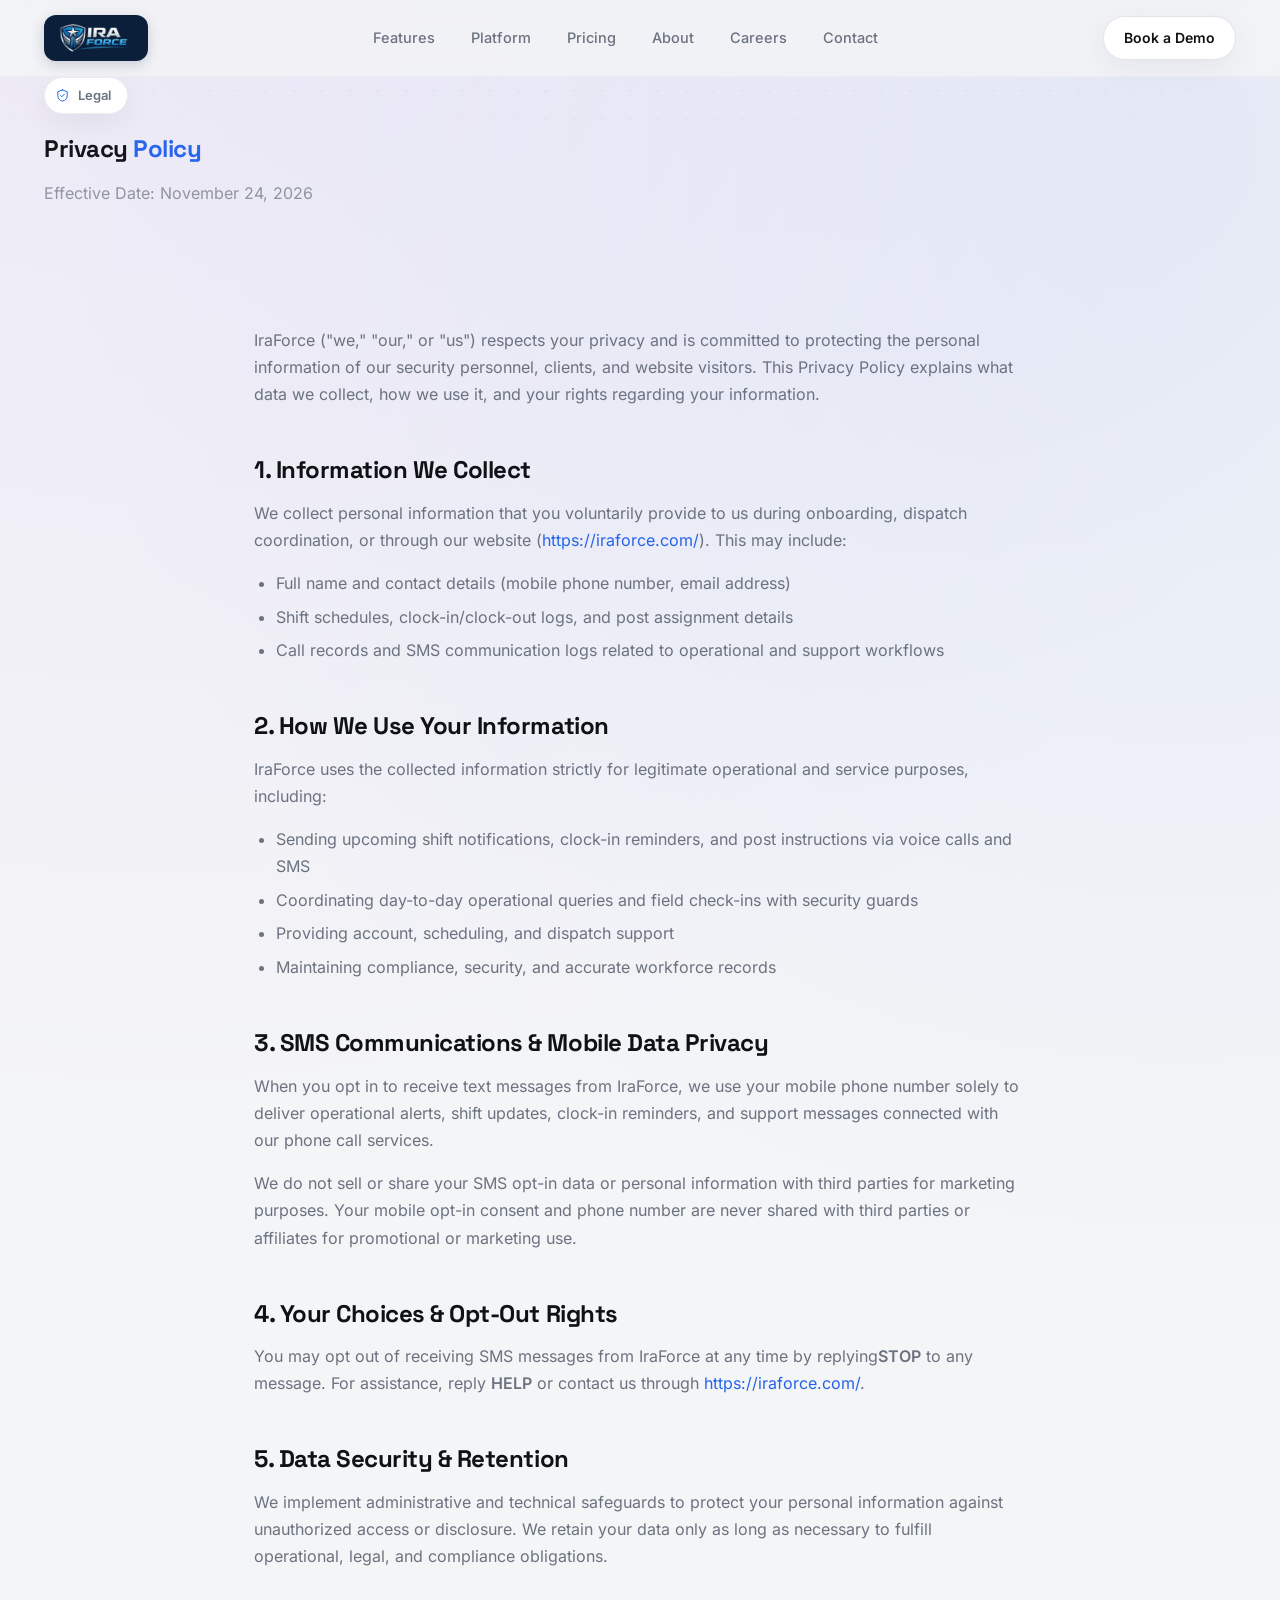
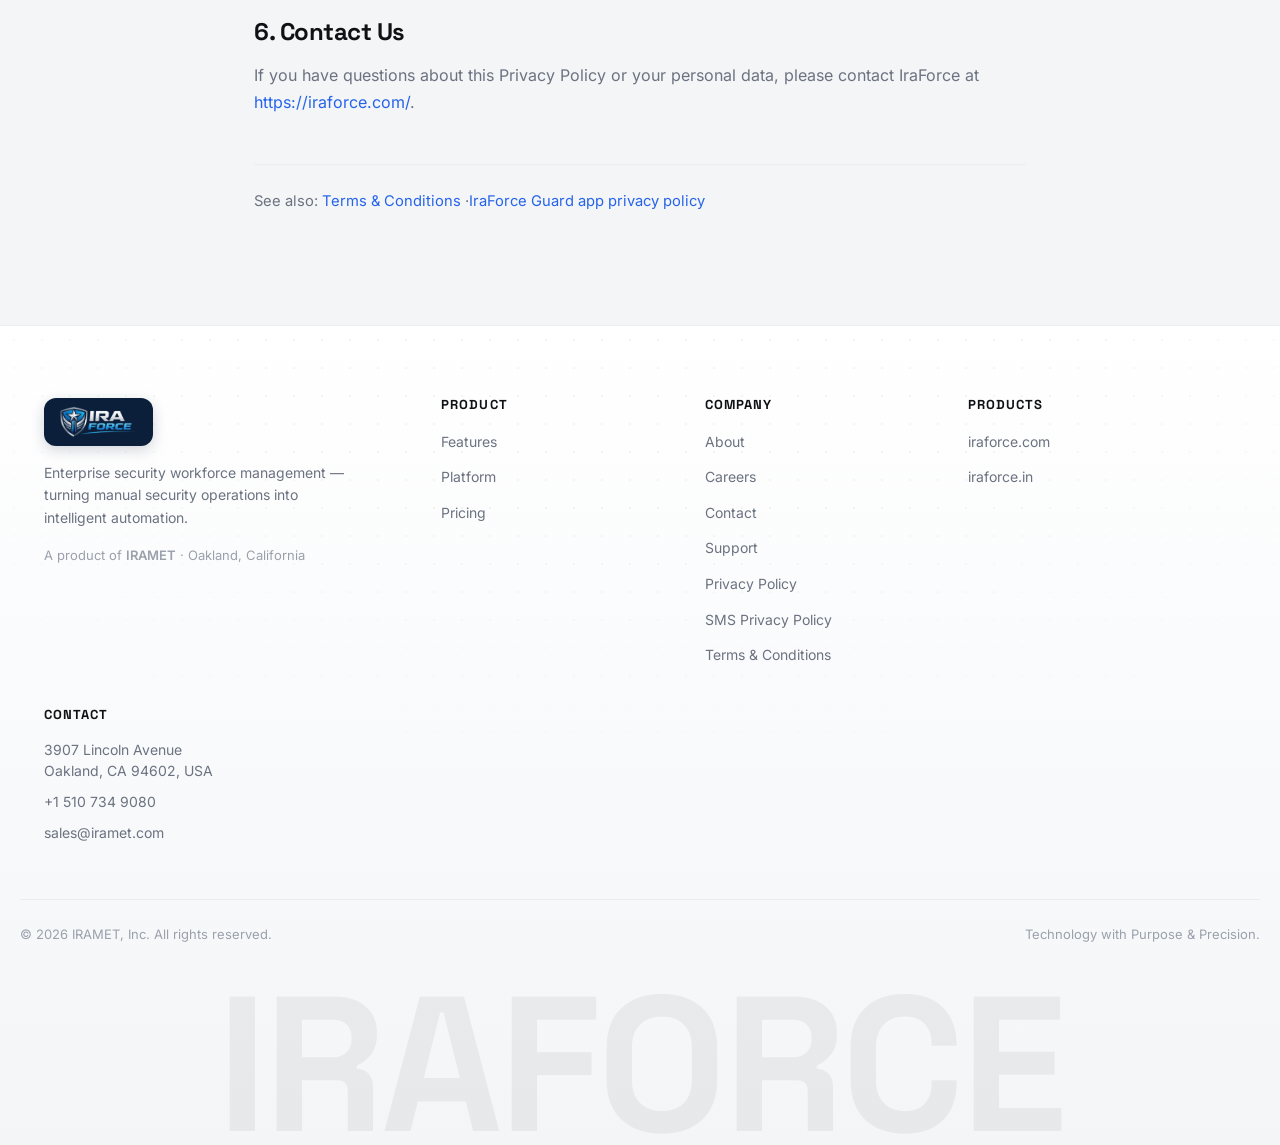
<file: sms-privacy/index.html>
<!DOCTYPE html><html lang="en"><head><meta charset="UTF-8"><meta name="viewport" content="width=device-width, initial-scale=1"><title>Privacy Policy | IraForce</title><meta name="description" content="How IraForce collects, uses, and protects the personal information of security personnel, clients, and website visitors, including SMS and voice communications."><link rel="canonical" href="https://iraforce.com/sms-privacy/"><!-- Open Graph --><meta property="og:type" content="website"><meta property="og:title" content="Privacy Policy | IraForce"><meta property="og:description" content="How IraForce collects, uses, and protects the personal information of security personnel, clients, and website visitors, including SMS and voice communications."><meta property="og:image" content="/og-image.png"><meta property="og:url" content="https://iraforce.com/sms-privacy/"><meta property="og:site_name" content="IraForce"><!-- Twitter --><meta name="twitter:card" content="summary_large_image"><meta name="twitter:title" content="Privacy Policy | IraForce"><meta name="twitter:description" content="How IraForce collects, uses, and protects the personal information of security personnel, clients, and website visitors, including SMS and voice communications."><meta name="twitter:image" content="/og-image.png"><meta name="theme-color" content="#f4f5f7"><link rel="icon" type="image/png" href="/assets/favicon-32.png" sizes="32x32"><link rel="icon" type="image/png" href="/assets/favicon-16.png" sizes="16x16"><link rel="apple-touch-icon" href="/assets/favicon-180.png"><link rel="shortcut icon" href="/favicon.ico"><script>
      document.documentElement.classList.add('js');
      if (window.matchMedia('(prefers-reduced-motion: reduce)').matches) {
        document.documentElement.classList.add('reduced-motion');
      }
    </script><link rel="stylesheet" href="/_astro/Icon.D8QwF3cm.css"><style>.legal[data-astro-cid-oisukj4d] .container[data-astro-cid-oisukj4d]{max-width:820px}.legal[data-astro-cid-oisukj4d] h2[data-astro-cid-oisukj4d]{margin-top:3rem;scroll-margin-top:6rem}.legal[data-astro-cid-oisukj4d] p[data-astro-cid-oisukj4d],.legal[data-astro-cid-oisukj4d] li[data-astro-cid-oisukj4d]{color:var(--text-secondary);line-height:1.7}.legal[data-astro-cid-oisukj4d] p[data-astro-cid-oisukj4d]{margin-top:1rem}.legal[data-astro-cid-oisukj4d] ul[data-astro-cid-oisukj4d]{gap:.4rem;margin-top:1rem;padding-left:1.4rem;list-style:outside;display:grid}.legal[data-astro-cid-oisukj4d] a[data-astro-cid-oisukj4d]{color:var(--accent-blue)}.related[data-astro-cid-oisukj4d]{border-top:1px solid var(--border-soft);padding-top:1.5rem;font-size:.92rem;margin-top:3rem!important}
</style></head><body><a href="#main-content" class="skip-link">Skip to content</a><header class="site-nav" id="site-nav" data-astro-cid-wpvy4v7s><div class="container nav-inner" data-astro-cid-wpvy4v7s><a href="/" class="brand" aria-label="IraForce home" data-astro-cid-wpvy4v7s><img src="/assets/iraforce-logo-trimmed.png" alt="IraForce" class="brand-logo" width="373" height="151" data-astro-cid-wpvy4v7s></a><nav class="nav-links" aria-label="Primary" data-astro-cid-wpvy4v7s><ul data-astro-cid-wpvy4v7s><li data-astro-cid-wpvy4v7s><a href="/features" data-astro-cid-wpvy4v7s>Features</a></li><li data-astro-cid-wpvy4v7s><a href="/platform" data-astro-cid-wpvy4v7s>Platform</a></li><li data-astro-cid-wpvy4v7s><a href="/pricing" data-astro-cid-wpvy4v7s>Pricing</a></li><li data-astro-cid-wpvy4v7s><a href="/about" data-astro-cid-wpvy4v7s>About</a></li><li data-astro-cid-wpvy4v7s><a href="/careers" data-astro-cid-wpvy4v7s>Careers</a></li><li data-astro-cid-wpvy4v7s><a href="/contact" data-astro-cid-wpvy4v7s>Contact</a></li></ul></nav><div class="nav-actions" data-astro-cid-wpvy4v7s><a href="/contact" class="btn btn-secondary nav-cta-secondary" data-astro-cid-wpvy4v7s>Book a Demo</a></div><button class="nav-toggle" id="nav-toggle" aria-expanded="false" aria-controls="mobile-nav" aria-label="Toggle navigation menu" data-astro-cid-wpvy4v7s><span data-astro-cid-wpvy4v7s></span><span data-astro-cid-wpvy4v7s></span><span data-astro-cid-wpvy4v7s></span></button></div><div class="mobile-nav" id="mobile-nav" data-astro-cid-wpvy4v7s><ul data-astro-cid-wpvy4v7s><li data-astro-cid-wpvy4v7s><a href="/features" data-astro-cid-wpvy4v7s>Features</a></li><li data-astro-cid-wpvy4v7s><a href="/platform" data-astro-cid-wpvy4v7s>Platform</a></li><li data-astro-cid-wpvy4v7s><a href="/pricing" data-astro-cid-wpvy4v7s>Pricing</a></li><li data-astro-cid-wpvy4v7s><a href="/about" data-astro-cid-wpvy4v7s>About</a></li><li data-astro-cid-wpvy4v7s><a href="/careers" data-astro-cid-wpvy4v7s>Careers</a></li><li data-astro-cid-wpvy4v7s><a href="/contact" data-astro-cid-wpvy4v7s>Contact</a></li><li data-astro-cid-wpvy4v7s><a href="/contact" class="btn btn-primary btn-block" data-astro-cid-wpvy4v7s>Book a Demo</a></li></ul></div></header><script type="module">var e=document.getElementById(`nav-toggle`),t=document.getElementById(`mobile-nav`);e?.addEventListener(`click`,()=>{let n=t?.classList.toggle(`open`);e.setAttribute(`aria-expanded`,String(!!n))}),t?.querySelectorAll(`a`).forEach(n=>{n.addEventListener(`click`,()=>{t.classList.remove(`open`),e?.setAttribute(`aria-expanded`,`false`)})});</script><main id="main-content"><section class="page-hero dot-grid" data-hero data-astro-cid-oisukj4d><div class="hero-orbs" aria-hidden="true" data-astro-cid-oisukj4d><span class="orb orb-teal" data-hero-orb data-parallax="0.15" data-astro-cid-oisukj4d></span><span class="orb orb-indigo" data-hero-orb data-parallax="0.25" data-astro-cid-oisukj4d></span></div><div class="container" data-astro-cid-oisukj4d><span class="eyebrow" data-hero-eyebrow data-astro-cid-oisukj4d><svg class="icon eyebrow-icon" width="24" height="24" viewBox="0 0 24 24" fill="none" stroke="currentColor" stroke-width="1.6" stroke-linecap="round" stroke-linejoin="round" aria-hidden="true"><path d="M12 3 4.5 6v6c0 5 3.2 8.4 7.5 9 4.3-.6 7.5-4 7.5-9V6L12 3Z"/><path d="m9 12 2 2 4-4.2"/></svg> Legal</span><h1 data-hero-title data-astro-cid-oisukj4d>Privacy <span class="gradient-text" data-astro-cid-oisukj4d>Policy</span></h1><p class="page-sub" data-hero-sub data-astro-cid-oisukj4d>Effective Date: November 24, 2026</p></div></section><section class="section legal" data-astro-cid-oisukj4d><div class="container" data-astro-cid-oisukj4d><p data-astro-cid-oisukj4d>IraForce ("we," "our," or "us") respects your privacy and is committed to protecting the personal information of our security personnel, clients, and website visitors. This Privacy Policy explains what data we collect, how we use it, and your rights regarding your information.</p><h2 id="collect" data-astro-cid-oisukj4d>1. Information We Collect</h2><p data-astro-cid-oisukj4d>We collect personal information that you voluntarily provide to us during onboarding, dispatch coordination, or through our website (<a href="https://iraforce.com/" data-astro-cid-oisukj4d>https://iraforce.com/</a>). This may include:</p><ul data-astro-cid-oisukj4d><li data-astro-cid-oisukj4d>Full name and contact details (mobile phone number, email address)</li><li data-astro-cid-oisukj4d>Shift schedules, clock-in/clock-out logs, and post assignment details</li><li data-astro-cid-oisukj4d>Call records and SMS communication logs related to operational and support workflows</li></ul><h2 id="use" data-astro-cid-oisukj4d>2. How We Use Your Information</h2><p data-astro-cid-oisukj4d>IraForce uses the collected information strictly for legitimate operational and service purposes, including:</p><ul data-astro-cid-oisukj4d><li data-astro-cid-oisukj4d>Sending upcoming shift notifications, clock-in reminders, and post instructions via voice calls and SMS</li><li data-astro-cid-oisukj4d>Coordinating day-to-day operational queries and field check-ins with security guards</li><li data-astro-cid-oisukj4d>Providing account, scheduling, and dispatch support</li><li data-astro-cid-oisukj4d>Maintaining compliance, security, and accurate workforce records</li></ul><h2 id="sms" data-astro-cid-oisukj4d>3. SMS Communications &amp; Mobile Data Privacy</h2><p data-astro-cid-oisukj4d>When you opt in to receive text messages from IraForce, we use your mobile phone number solely to deliver operational alerts, shift updates, clock-in reminders, and support messages connected with our phone call services.</p><p data-astro-cid-oisukj4d>We do not sell or share your SMS opt-in data or personal information with third parties for marketing purposes. Your mobile opt-in consent and phone number are never shared with third parties or affiliates for promotional or marketing use.</p><h2 id="opt-out" data-astro-cid-oisukj4d>4. Your Choices &amp; Opt-Out Rights</h2><p data-astro-cid-oisukj4d>You may opt out of receiving SMS messages from IraForce at any time by replying<strong data-astro-cid-oisukj4d>STOP</strong> to any message. For assistance, reply <strong data-astro-cid-oisukj4d>HELP</strong> or contact us through <a href="https://iraforce.com/" data-astro-cid-oisukj4d>https://iraforce.com/</a>.</p><h2 id="security" data-astro-cid-oisukj4d>5. Data Security &amp; Retention</h2><p data-astro-cid-oisukj4d>We implement administrative and technical safeguards to protect your personal information against unauthorized access or disclosure. We retain your data only as long as necessary to fulfill operational, legal, and compliance obligations.</p><h2 id="contact" data-astro-cid-oisukj4d>6. Contact Us</h2><p data-astro-cid-oisukj4d>If you have questions about this Privacy Policy or your personal data, please contact IraForce at <a href="https://iraforce.com/" data-astro-cid-oisukj4d>https://iraforce.com/</a>.</p><p class="related" data-astro-cid-oisukj4d>See also: <a href="/terms" data-astro-cid-oisukj4d>Terms &amp; Conditions</a> ·<a href="/privacy" data-astro-cid-oisukj4d>IraForce Guard app privacy policy</a></p></div></section></main><footer class="site-footer dot-grid" data-astro-cid-jo6i4kqk><div class="container footer-inner" data-astro-cid-jo6i4kqk><div class="footer-brand" data-astro-cid-jo6i4kqk><a href="/" class="brand" aria-label="IraForce home" data-astro-cid-jo6i4kqk><img src="/assets/iraforce-logo-trimmed.png" alt="IraForce" class="brand-logo" width="373" height="151" data-astro-cid-jo6i4kqk></a><p data-astro-cid-jo6i4kqk>Enterprise security workforce management — turning manual security operations into intelligent automation.</p><p class="footer-parent" data-astro-cid-jo6i4kqk>A product of <strong data-astro-cid-jo6i4kqk>IRAMET</strong> · Oakland, California</p></div><div class="footer-col" data-astro-cid-jo6i4kqk><h4 data-astro-cid-jo6i4kqk>Product</h4><ul data-astro-cid-jo6i4kqk><li data-astro-cid-jo6i4kqk><a href="/features" data-astro-cid-jo6i4kqk>Features</a></li><li data-astro-cid-jo6i4kqk><a href="/platform" data-astro-cid-jo6i4kqk>Platform</a></li><li data-astro-cid-jo6i4kqk><a href="/pricing" data-astro-cid-jo6i4kqk>Pricing</a></li></ul></div><div class="footer-col" data-astro-cid-jo6i4kqk><h4 data-astro-cid-jo6i4kqk>Company</h4><ul data-astro-cid-jo6i4kqk><li data-astro-cid-jo6i4kqk><a href="/about" data-astro-cid-jo6i4kqk>About</a></li><li data-astro-cid-jo6i4kqk><a href="/careers" data-astro-cid-jo6i4kqk>Careers</a></li><li data-astro-cid-jo6i4kqk><a href="/contact" data-astro-cid-jo6i4kqk>Contact</a></li><li data-astro-cid-jo6i4kqk><a href="/support" data-astro-cid-jo6i4kqk>Support</a></li><li data-astro-cid-jo6i4kqk><a href="/privacy" data-astro-cid-jo6i4kqk>Privacy Policy</a></li><li data-astro-cid-jo6i4kqk><a href="/sms-privacy" data-astro-cid-jo6i4kqk>SMS Privacy Policy</a></li><li data-astro-cid-jo6i4kqk><a href="/terms" data-astro-cid-jo6i4kqk>Terms &amp; Conditions</a></li></ul></div><div class="footer-col" data-astro-cid-jo6i4kqk><h4 data-astro-cid-jo6i4kqk>Products</h4><ul data-astro-cid-jo6i4kqk><li data-astro-cid-jo6i4kqk><a href="https://iraforce.com" data-astro-cid-jo6i4kqk>iraforce.com</a></li><li data-astro-cid-jo6i4kqk><a href="https://iraforce.in" data-astro-cid-jo6i4kqk>iraforce.in</a></li></ul></div><div class="footer-col" data-astro-cid-jo6i4kqk><h4 data-astro-cid-jo6i4kqk>Contact</h4><ul class="footer-contact" data-astro-cid-jo6i4kqk><li data-astro-cid-jo6i4kqk>3907 Lincoln Avenue<br data-astro-cid-jo6i4kqk>Oakland, CA 94602, USA</li><li data-astro-cid-jo6i4kqk><a href="tel:+15107349080" data-astro-cid-jo6i4kqk>+1 510 734 9080</a></li><li data-astro-cid-jo6i4kqk><a href="mailto:sales@iramet.com" data-astro-cid-jo6i4kqk>sales@iramet.com</a></li></ul></div></div><div class="container footer-bottom" data-astro-cid-jo6i4kqk><p data-astro-cid-jo6i4kqk>&copy; 2026 IRAMET, Inc. All rights reserved.</p><p class="footer-tagline" data-astro-cid-jo6i4kqk>Technology with Purpose &amp; Precision.</p></div><div class="footer-watermark" aria-hidden="true" data-astro-cid-jo6i4kqk>IRAFORCE</div></footer><script type="module" src="/_astro/Layout.astro_astro_type_script_index_0_lang.DXG16m_d.js"></script></body></html>
</file>
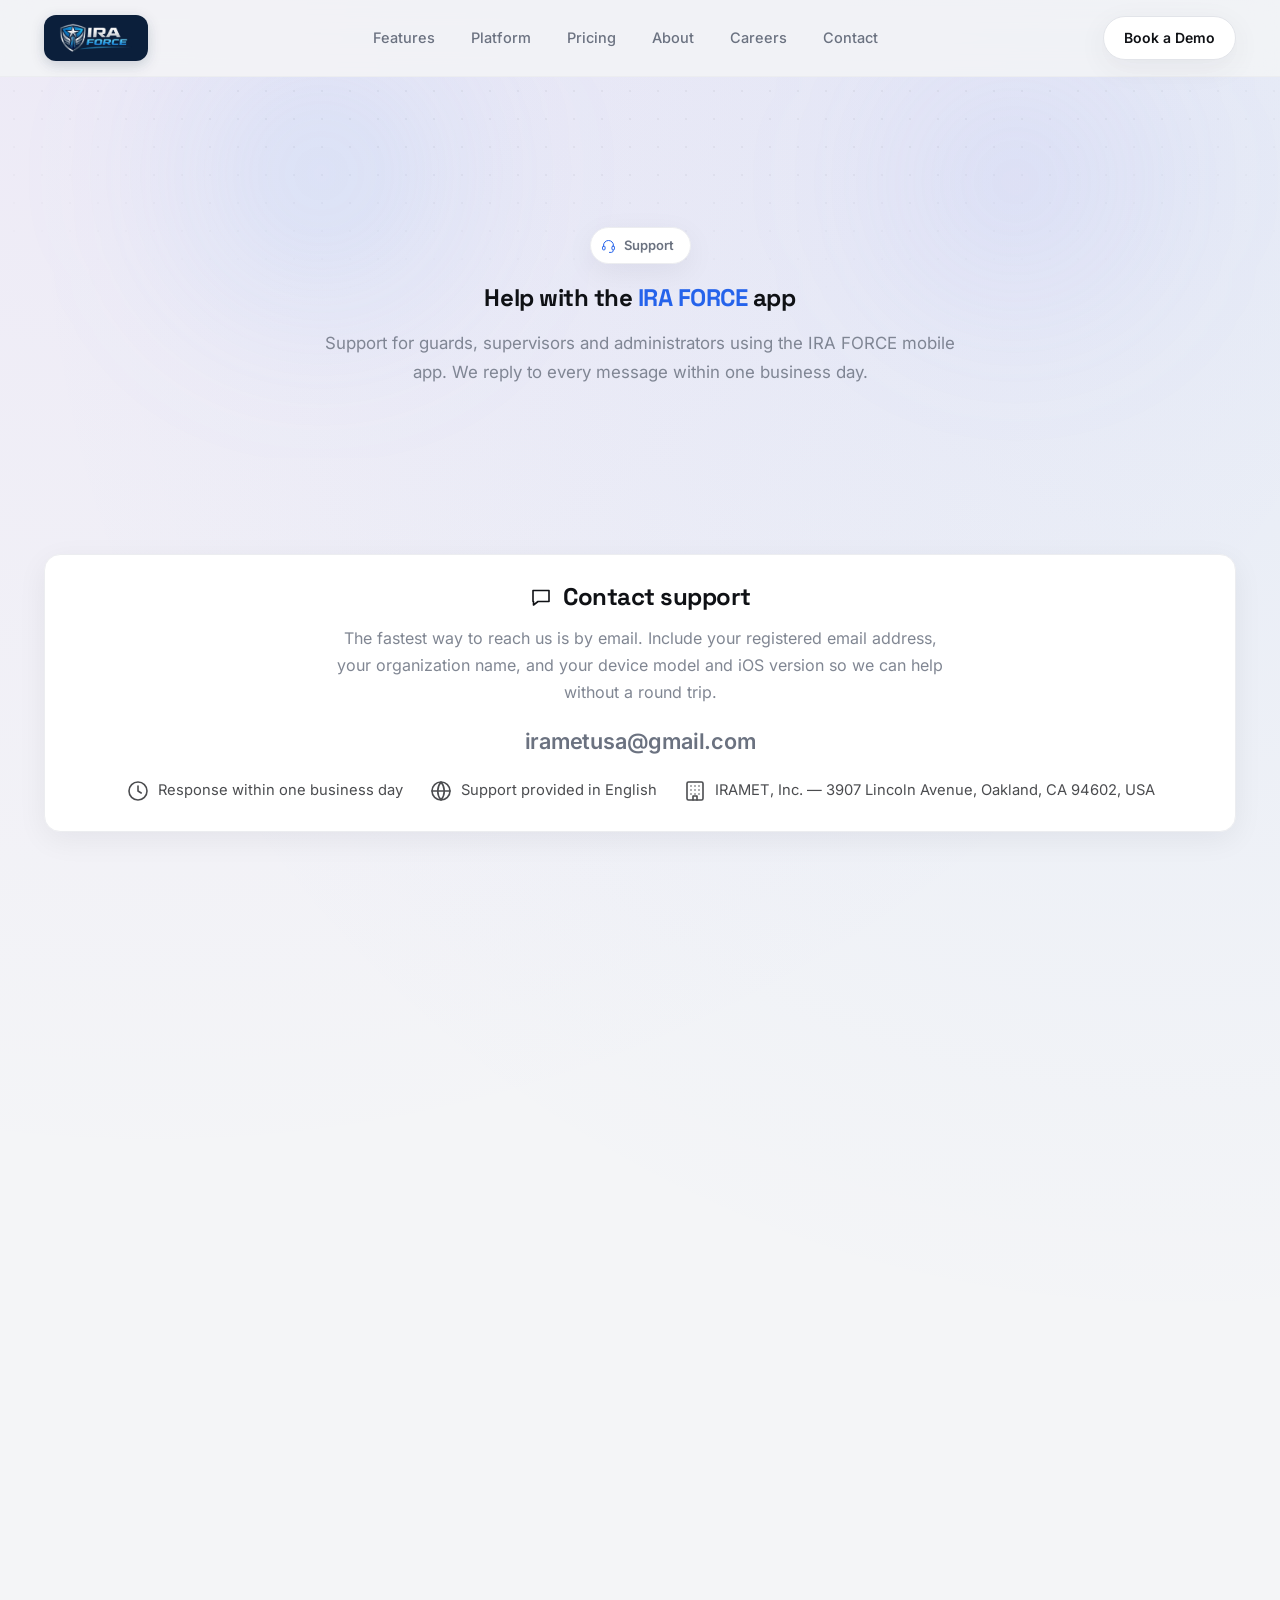
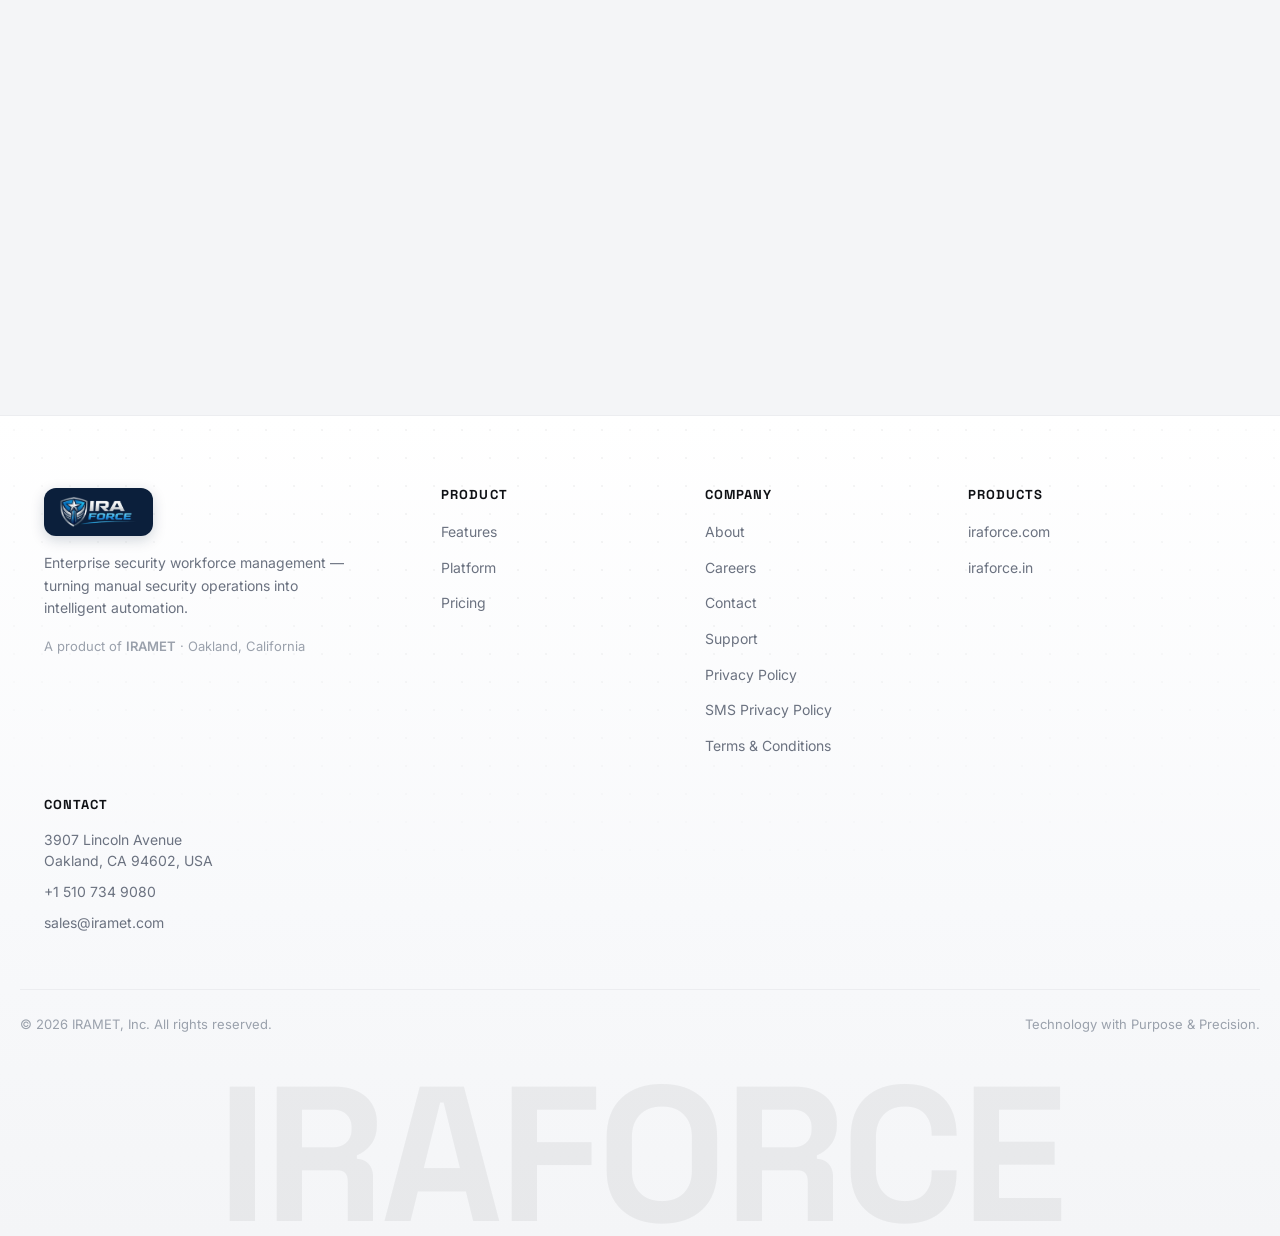
<file: support/index.html>
<!DOCTYPE html><html lang="en"><head><meta charset="UTF-8"><meta name="viewport" content="width=device-width, initial-scale=1"><title>Support | IraForce</title><meta name="description" content="Support for the IRA FORCE mobile app — contact our support team, find answers to common questions about sign-in, location permissions, NFC checkpoints and notifications."><link rel="canonical" href="https://iraforce.com/support/"><!-- Open Graph --><meta property="og:type" content="website"><meta property="og:title" content="Support | IraForce"><meta property="og:description" content="Support for the IRA FORCE mobile app — contact our support team, find answers to common questions about sign-in, location permissions, NFC checkpoints and notifications."><meta property="og:image" content="/og-image.png"><meta property="og:url" content="https://iraforce.com/support/"><meta property="og:site_name" content="IraForce"><!-- Twitter --><meta name="twitter:card" content="summary_large_image"><meta name="twitter:title" content="Support | IraForce"><meta name="twitter:description" content="Support for the IRA FORCE mobile app — contact our support team, find answers to common questions about sign-in, location permissions, NFC checkpoints and notifications."><meta name="twitter:image" content="/og-image.png"><meta name="theme-color" content="#f4f5f7"><link rel="icon" type="image/png" href="/assets/favicon-32.png" sizes="32x32"><link rel="icon" type="image/png" href="/assets/favicon-16.png" sizes="16x16"><link rel="apple-touch-icon" href="/assets/favicon-180.png"><link rel="shortcut icon" href="/favicon.ico"><script>
      document.documentElement.classList.add('js');
      if (window.matchMedia('(prefers-reduced-motion: reduce)').matches) {
        document.documentElement.classList.add('reduced-motion');
      }
    </script><link rel="stylesheet" href="/_astro/Icon.D8QwF3cm.css"><style>.page-hero[data-astro-cid-g363lt5y]{text-align:center;padding:150px 0 72px;position:relative;overflow:hidden}.hero-orbs[data-astro-cid-g363lt5y]{z-index:0;pointer-events:none;position:absolute;inset:0}.orb[data-astro-cid-g363lt5y]{filter:blur(80px);opacity:.5;border-radius:50%;position:absolute}.orb-teal[data-astro-cid-g363lt5y]{background:radial-gradient(circle,#60a5fa33,#0000 70%);width:380px;height:380px;top:-100px;left:10%}.orb-indigo[data-astro-cid-g363lt5y]{background:radial-gradient(circle,#818cf82e,#0000 70%);width:320px;height:320px;top:-60px;right:8%}.page-sub[data-astro-cid-g363lt5y]{opacity:.85;max-width:640px;margin:18px auto 0;font-size:1.05rem;line-height:1.7}.support-band[data-astro-cid-g363lt5y]{padding-bottom:96px}.support-contact[data-astro-cid-g363lt5y],.support-note[data-astro-cid-g363lt5y],.support-links[data-astro-cid-g363lt5y],.faq-item[data-astro-cid-g363lt5y]{border-radius:16px;padding:28px 30px}.support-contact[data-astro-cid-g363lt5y]{text-align:center;margin-bottom:24px}.support-contact[data-astro-cid-g363lt5y] h2[data-astro-cid-g363lt5y],.support-note[data-astro-cid-g363lt5y] h3[data-astro-cid-g363lt5y],.support-links[data-astro-cid-g363lt5y] h3[data-astro-cid-g363lt5y]{justify-content:center;align-items:center;gap:10px;margin:0 0 14px;display:flex}.support-note[data-astro-cid-g363lt5y] h3[data-astro-cid-g363lt5y]{justify-content:flex-start}.support-lead[data-astro-cid-g363lt5y]{opacity:.85;max-width:620px;margin:0 auto 18px;line-height:1.7}.support-email[data-astro-cid-g363lt5y]{margin:0 0 20px}.support-email[data-astro-cid-g363lt5y] a[data-astro-cid-g363lt5y]{letter-spacing:-.01em;word-break:break-all;font-size:1.35rem;font-weight:600}.support-meta[data-astro-cid-g363lt5y]{opacity:.75;flex-wrap:wrap;justify-content:center;gap:10px 26px;margin:0;padding:0;font-size:.92rem;list-style:none;display:flex}.support-meta[data-astro-cid-g363lt5y] li[data-astro-cid-g363lt5y]{align-items:center;gap:8px;display:flex}.support-note[data-astro-cid-g363lt5y]{margin-bottom:44px}.support-note[data-astro-cid-g363lt5y] p[data-astro-cid-g363lt5y]{opacity:.85;margin:0;line-height:1.7}.faq-heading[data-astro-cid-g363lt5y]{text-align:center;margin:0 0 22px}.faq-list[data-astro-cid-g363lt5y]{gap:12px;margin-bottom:40px;display:grid}.faq-item[data-astro-cid-g363lt5y]{padding:0}.faq-item[data-astro-cid-g363lt5y] summary[data-astro-cid-g363lt5y]{cursor:pointer;justify-content:space-between;align-items:center;gap:16px;padding:20px 26px;font-weight:600;list-style:none;display:flex}.faq-item[data-astro-cid-g363lt5y] summary[data-astro-cid-g363lt5y]::-webkit-details-marker{display:none}.faq-item[data-astro-cid-g363lt5y] summary[data-astro-cid-g363lt5y]:after{content:"+";opacity:.6;flex-shrink:0;font-size:1.4rem;line-height:1}.faq-item[data-astro-cid-g363lt5y][open] summary[data-astro-cid-g363lt5y]:after{content:"−"}.faq-item[data-astro-cid-g363lt5y] p[data-astro-cid-g363lt5y]{opacity:.82;margin:0;padding:0 26px 22px;line-height:1.75}.support-links[data-astro-cid-g363lt5y]{text-align:center}.support-links[data-astro-cid-g363lt5y] h3[data-astro-cid-g363lt5y]{justify-content:center}.support-links[data-astro-cid-g363lt5y] p[data-astro-cid-g363lt5y]{margin:0;line-height:2}@media (width<=700px){.page-hero[data-astro-cid-g363lt5y]{padding:120px 0 56px}.support-contact[data-astro-cid-g363lt5y],.support-note[data-astro-cid-g363lt5y],.support-links[data-astro-cid-g363lt5y]{padding:24px 20px}.faq-item[data-astro-cid-g363lt5y] summary[data-astro-cid-g363lt5y]{padding:18px 20px}.faq-item[data-astro-cid-g363lt5y] p[data-astro-cid-g363lt5y]{padding:0 20px 20px}.support-email[data-astro-cid-g363lt5y] a[data-astro-cid-g363lt5y]{font-size:1.1rem}}
</style></head><body><a href="#main-content" class="skip-link">Skip to content</a><header class="site-nav" id="site-nav" data-astro-cid-wpvy4v7s><div class="container nav-inner" data-astro-cid-wpvy4v7s><a href="/" class="brand" aria-label="IraForce home" data-astro-cid-wpvy4v7s><img src="/assets/iraforce-logo-trimmed.png" alt="IraForce" class="brand-logo" width="373" height="151" data-astro-cid-wpvy4v7s></a><nav class="nav-links" aria-label="Primary" data-astro-cid-wpvy4v7s><ul data-astro-cid-wpvy4v7s><li data-astro-cid-wpvy4v7s><a href="/features" data-astro-cid-wpvy4v7s>Features</a></li><li data-astro-cid-wpvy4v7s><a href="/platform" data-astro-cid-wpvy4v7s>Platform</a></li><li data-astro-cid-wpvy4v7s><a href="/pricing" data-astro-cid-wpvy4v7s>Pricing</a></li><li data-astro-cid-wpvy4v7s><a href="/about" data-astro-cid-wpvy4v7s>About</a></li><li data-astro-cid-wpvy4v7s><a href="/careers" data-astro-cid-wpvy4v7s>Careers</a></li><li data-astro-cid-wpvy4v7s><a href="/contact" data-astro-cid-wpvy4v7s>Contact</a></li></ul></nav><div class="nav-actions" data-astro-cid-wpvy4v7s><a href="/contact" class="btn btn-secondary nav-cta-secondary" data-astro-cid-wpvy4v7s>Book a Demo</a></div><button class="nav-toggle" id="nav-toggle" aria-expanded="false" aria-controls="mobile-nav" aria-label="Toggle navigation menu" data-astro-cid-wpvy4v7s><span data-astro-cid-wpvy4v7s></span><span data-astro-cid-wpvy4v7s></span><span data-astro-cid-wpvy4v7s></span></button></div><div class="mobile-nav" id="mobile-nav" data-astro-cid-wpvy4v7s><ul data-astro-cid-wpvy4v7s><li data-astro-cid-wpvy4v7s><a href="/features" data-astro-cid-wpvy4v7s>Features</a></li><li data-astro-cid-wpvy4v7s><a href="/platform" data-astro-cid-wpvy4v7s>Platform</a></li><li data-astro-cid-wpvy4v7s><a href="/pricing" data-astro-cid-wpvy4v7s>Pricing</a></li><li data-astro-cid-wpvy4v7s><a href="/about" data-astro-cid-wpvy4v7s>About</a></li><li data-astro-cid-wpvy4v7s><a href="/careers" data-astro-cid-wpvy4v7s>Careers</a></li><li data-astro-cid-wpvy4v7s><a href="/contact" data-astro-cid-wpvy4v7s>Contact</a></li><li data-astro-cid-wpvy4v7s><a href="/contact" class="btn btn-primary btn-block" data-astro-cid-wpvy4v7s>Book a Demo</a></li></ul></div></header><script type="module">var e=document.getElementById(`nav-toggle`),t=document.getElementById(`mobile-nav`);e?.addEventListener(`click`,()=>{let n=t?.classList.toggle(`open`);e.setAttribute(`aria-expanded`,String(!!n))}),t?.querySelectorAll(`a`).forEach(n=>{n.addEventListener(`click`,()=>{t.classList.remove(`open`),e?.setAttribute(`aria-expanded`,`false`)})});</script><main id="main-content"><section class="page-hero dot-grid" data-hero data-astro-cid-g363lt5y><div class="hero-orbs" aria-hidden="true" data-astro-cid-g363lt5y><span class="orb orb-teal" data-hero-orb data-parallax="0.15" data-astro-cid-g363lt5y></span><span class="orb orb-indigo" data-hero-orb data-parallax="0.25" data-astro-cid-g363lt5y></span></div><div class="container" data-astro-cid-g363lt5y><span class="eyebrow" data-hero-eyebrow data-astro-cid-g363lt5y><svg class="icon eyebrow-icon" width="24" height="24" viewBox="0 0 24 24" fill="none" stroke="currentColor" stroke-width="1.6" stroke-linecap="round" stroke-linejoin="round" aria-hidden="true"><path d="M4 13v-1a8 8 0 0 1 16 0v1"/><rect x="2.5" y="13" width="4" height="6" rx="1.5"/><rect x="17.5" y="13" width="4" height="6" rx="1.5"/><path d="M19.5 19.5v.5a3 3 0 0 1-3 3h-3"/></svg> Support</span><h1 data-hero-title data-astro-cid-g363lt5y>Help with the <span class="gradient-text" data-astro-cid-g363lt5y>IRA FORCE</span> app</h1><p class="page-sub" data-hero-sub data-astro-cid-g363lt5y>Support for guards, supervisors and administrators using the IRA FORCE mobile app. We reply to every message within one business day.</p></div></section><section class="section support-band" data-astro-cid-g363lt5y><div class="container" data-astro-cid-g363lt5y><div class="support-contact glass-card" data-reveal data-astro-cid-g363lt5y><h2 data-astro-cid-g363lt5y><svg class="icon " width="24" height="24" viewBox="0 0 24 24" fill="none" stroke="currentColor" stroke-width="1.6" stroke-linecap="round" stroke-linejoin="round" aria-hidden="true"><path d="M4 5.5h16v11H9l-4.5 3.5v-3.5H4z"/></svg> Contact support</h2><p class="support-lead" data-astro-cid-g363lt5y>The fastest way to reach us is by email. Include your registered email address, your organization name, and your device model and iOS version so we can help without a round trip.</p><p class="support-email" data-astro-cid-g363lt5y><a href="mailto:irametusa@gmail.com?subject=IRA%20FORCE%20app%20support" data-astro-cid-g363lt5y>irametusa@gmail.com</a></p><ul class="support-meta" data-astro-cid-g363lt5y><li data-astro-cid-g363lt5y><svg class="icon " width="24" height="24" viewBox="0 0 24 24" fill="none" stroke="currentColor" stroke-width="1.6" stroke-linecap="round" stroke-linejoin="round" aria-hidden="true"><circle cx="12" cy="12" r="9"/><path d="M12 7v5l3.2 2"/></svg> Response within one business day</li><li data-astro-cid-g363lt5y><svg class="icon " width="24" height="24" viewBox="0 0 24 24" fill="none" stroke="currentColor" stroke-width="1.6" stroke-linecap="round" stroke-linejoin="round" aria-hidden="true"><circle cx="12" cy="12" r="9"/><path d="M3 12h18M12 3a14 14 0 0 1 0 18 14 14 0 0 1 0-18Z"/></svg> Support provided in English</li><li data-astro-cid-g363lt5y><svg class="icon " width="24" height="24" viewBox="0 0 24 24" fill="none" stroke="currentColor" stroke-width="1.6" stroke-linecap="round" stroke-linejoin="round" aria-hidden="true"><rect x="4" y="3" width="16" height="18" rx="1.5"/><path d="M8 7h.01M12 7h.01M16 7h.01M8 11h.01M12 11h.01M16 11h.01M8 15h.01M12 15h.01M16 15h.01M10 21v-4h4v4"/></svg> IRAMET, Inc. — 3907 Lincoln Avenue, Oakland, CA 94602, USA</li></ul></div><div class="support-note glass-card" data-reveal data-astro-cid-g363lt5y><h3 data-astro-cid-g363lt5y><svg class="icon " width="24" height="24" viewBox="0 0 24 24" fill="none" stroke="currentColor" stroke-width="1.6" stroke-linecap="round" stroke-linejoin="round" aria-hidden="true"><circle cx="9" cy="8" r="3"/><path d="M2.5 20c0-3.6 2.9-6 6.5-6s6.5 2.4 6.5 6"/><circle cx="17.5" cy="9" r="2.5"/><path d="M15.5 14.2c2.9.4 5 2.6 5 5.8"/></svg> Accounts are issued by your employer</h3><p data-astro-cid-g363lt5y>IRA FORCE is workforce software for security companies. You cannot create an account in the app — your employer issues one. If you are a guard or supervisor and cannot sign in, contact your company administrator first, as they can activate, unlock or reset your account immediately. If they need help, they can reach us at the address above.</p></div><h2 class="faq-heading" data-reveal data-astro-cid-g363lt5y>Common questions</h2><div class="faq-list" data-astro-cid-g363lt5y><details class="faq-item glass-card" data-reveal data-astro-cid-g363lt5y><summary data-astro-cid-g363lt5y>I can&#39;t sign in to the app</summary><p data-astro-cid-g363lt5y>IRA FORCE accounts are issued by your employer, not created in the app. If your sign-in is rejected, ask your supervisor or company administrator to confirm your account is active and that you are using the email address they registered. If your account was locked after repeated failed attempts, an administrator can unlock it.</p></details><details class="faq-item glass-card" data-reveal data-astro-cid-g363lt5y><summary data-astro-cid-g363lt5y>I forgot my password</summary><p data-astro-cid-g363lt5y>Your company administrator can reset your password from the IraForce web portal. Once they do, you will receive new credentials at your registered email address.</p></details><details class="faq-item glass-card" data-reveal data-astro-cid-g363lt5y><summary data-astro-cid-g363lt5y>How do I get an account?</summary><p data-astro-cid-g363lt5y>IRA FORCE is used by security companies to manage their own guards and supervisors. Accounts can only be created by an organization that uses IraForce. If your employer does not use IraForce yet, they can contact us to arrange it.</p></details><details class="faq-item glass-card" data-reveal data-astro-cid-g363lt5y><summary data-astro-cid-g363lt5y>The app asks for my location in the background — why?</summary><p data-astro-cid-g363lt5y>Location is used while you are on shift to verify clock-in and clock-out at the correct site, to record patrol checkpoints, and to attach your position to an emergency alert so help can reach you. If you deny or later disable location access, clock-in verification, geofence alerts and patrol tracking will not work. You can change this at any time in iOS Settings &gt; Privacy &amp; Security &gt; Location Services &gt; IRA FORCE.</p></details><details class="faq-item glass-card" data-reveal data-astro-cid-g363lt5y><summary data-astro-cid-g363lt5y>NFC checkpoint scanning isn&#39;t working</summary><p data-astro-cid-g363lt5y>NFC checkpoint scanning requires an iPhone 7 or newer running a current version of iOS. Hold the top of your phone against the checkpoint tag until the scan confirms. If nothing happens, check that the tag is not damaged and that your site administrator has registered that checkpoint.</p></details><details class="faq-item glass-card" data-reveal data-astro-cid-g363lt5y><summary data-astro-cid-g363lt5y>I&#39;m not receiving shift or alert notifications</summary><p data-astro-cid-g363lt5y>Check that notifications are enabled in iOS Settings &gt; Notifications &gt; IRA FORCE, and that you are signed in. Notifications are sent for shift reminders, task assignments, incident updates and emergency alerts. If they are enabled and still not arriving, contact us with your registered email address and the approximate time you expected the notification.</p></details><details class="faq-item glass-card" data-reveal data-astro-cid-g363lt5y><summary data-astro-cid-g363lt5y>How is my data handled?</summary><p data-astro-cid-g363lt5y>Your data belongs to the organization that employs you and is stored on their behalf. Our Privacy Policy explains what is collected and why. If you want your personal data reviewed, corrected or deleted, contact your employer first — they control the account — or write to us at the address below and we will help.</p></details><details class="faq-item glass-card" data-reveal data-astro-cid-g363lt5y><summary data-astro-cid-g363lt5y>How do I report a bug or request a feature?</summary><p data-astro-cid-g363lt5y>Email us with a short description, the screen where it happened, and the time it occurred. Screenshots help. If the issue affects a specific shift, site or incident, include that reference so we can find it quickly.</p></details></div><div class="support-links glass-card" data-reveal data-astro-cid-g363lt5y><h3 data-astro-cid-g363lt5y><svg class="icon " width="24" height="24" viewBox="0 0 24 24" fill="none" stroke="currentColor" stroke-width="1.6" stroke-linecap="round" stroke-linejoin="round" aria-hidden="true"><path d="M4 12.5 9 18 20 6"/></svg> More information</h3><p data-astro-cid-g363lt5y><a href="/privacy" data-astro-cid-g363lt5y>Privacy Policy</a> &nbsp;·&nbsp;<a href="/contact" data-astro-cid-g363lt5y>Sales &amp; general enquiries</a> &nbsp;·&nbsp;<a href="https://app.iraforce.com" target="_blank" rel="noopener" data-astro-cid-g363lt5y>Web portal</a></p></div></div></section></main><footer class="site-footer dot-grid" data-astro-cid-jo6i4kqk><div class="container footer-inner" data-astro-cid-jo6i4kqk><div class="footer-brand" data-astro-cid-jo6i4kqk><a href="/" class="brand" aria-label="IraForce home" data-astro-cid-jo6i4kqk><img src="/assets/iraforce-logo-trimmed.png" alt="IraForce" class="brand-logo" width="373" height="151" data-astro-cid-jo6i4kqk></a><p data-astro-cid-jo6i4kqk>Enterprise security workforce management — turning manual security operations into intelligent automation.</p><p class="footer-parent" data-astro-cid-jo6i4kqk>A product of <strong data-astro-cid-jo6i4kqk>IRAMET</strong> · Oakland, California</p></div><div class="footer-col" data-astro-cid-jo6i4kqk><h4 data-astro-cid-jo6i4kqk>Product</h4><ul data-astro-cid-jo6i4kqk><li data-astro-cid-jo6i4kqk><a href="/features" data-astro-cid-jo6i4kqk>Features</a></li><li data-astro-cid-jo6i4kqk><a href="/platform" data-astro-cid-jo6i4kqk>Platform</a></li><li data-astro-cid-jo6i4kqk><a href="/pricing" data-astro-cid-jo6i4kqk>Pricing</a></li></ul></div><div class="footer-col" data-astro-cid-jo6i4kqk><h4 data-astro-cid-jo6i4kqk>Company</h4><ul data-astro-cid-jo6i4kqk><li data-astro-cid-jo6i4kqk><a href="/about" data-astro-cid-jo6i4kqk>About</a></li><li data-astro-cid-jo6i4kqk><a href="/careers" data-astro-cid-jo6i4kqk>Careers</a></li><li data-astro-cid-jo6i4kqk><a href="/contact" data-astro-cid-jo6i4kqk>Contact</a></li><li data-astro-cid-jo6i4kqk><a href="/support" data-astro-cid-jo6i4kqk>Support</a></li><li data-astro-cid-jo6i4kqk><a href="/privacy" data-astro-cid-jo6i4kqk>Privacy Policy</a></li><li data-astro-cid-jo6i4kqk><a href="/sms-privacy" data-astro-cid-jo6i4kqk>SMS Privacy Policy</a></li><li data-astro-cid-jo6i4kqk><a href="/terms" data-astro-cid-jo6i4kqk>Terms &amp; Conditions</a></li></ul></div><div class="footer-col" data-astro-cid-jo6i4kqk><h4 data-astro-cid-jo6i4kqk>Products</h4><ul data-astro-cid-jo6i4kqk><li data-astro-cid-jo6i4kqk><a href="https://iraforce.com" data-astro-cid-jo6i4kqk>iraforce.com</a></li><li data-astro-cid-jo6i4kqk><a href="https://iraforce.in" data-astro-cid-jo6i4kqk>iraforce.in</a></li></ul></div><div class="footer-col" data-astro-cid-jo6i4kqk><h4 data-astro-cid-jo6i4kqk>Contact</h4><ul class="footer-contact" data-astro-cid-jo6i4kqk><li data-astro-cid-jo6i4kqk>3907 Lincoln Avenue<br data-astro-cid-jo6i4kqk>Oakland, CA 94602, USA</li><li data-astro-cid-jo6i4kqk><a href="tel:+15107349080" data-astro-cid-jo6i4kqk>+1 510 734 9080</a></li><li data-astro-cid-jo6i4kqk><a href="mailto:sales@iramet.com" data-astro-cid-jo6i4kqk>sales@iramet.com</a></li></ul></div></div><div class="container footer-bottom" data-astro-cid-jo6i4kqk><p data-astro-cid-jo6i4kqk>&copy; 2026 IRAMET, Inc. All rights reserved.</p><p class="footer-tagline" data-astro-cid-jo6i4kqk>Technology with Purpose &amp; Precision.</p></div><div class="footer-watermark" aria-hidden="true" data-astro-cid-jo6i4kqk>IRAFORCE</div></footer><script type="module" src="/_astro/Layout.astro_astro_type_script_index_0_lang.DXG16m_d.js"></script></body></html>
</file>
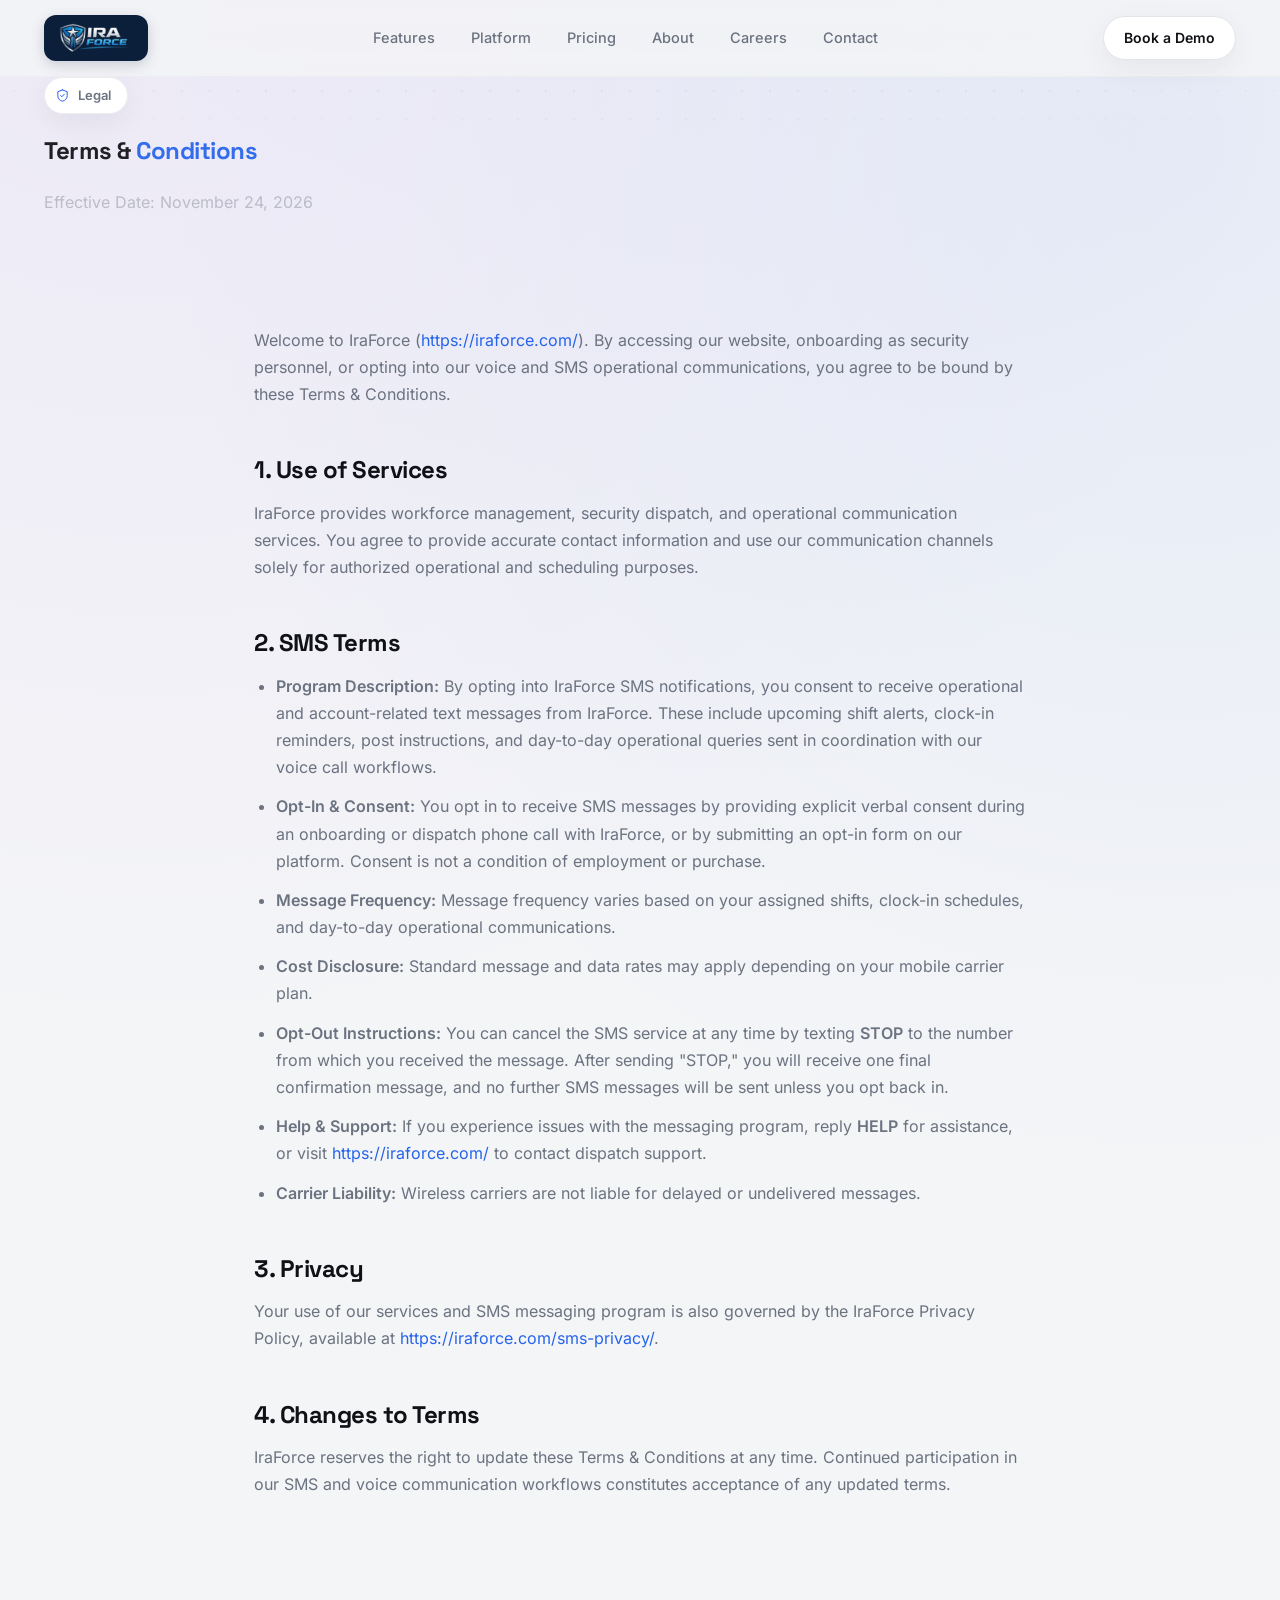
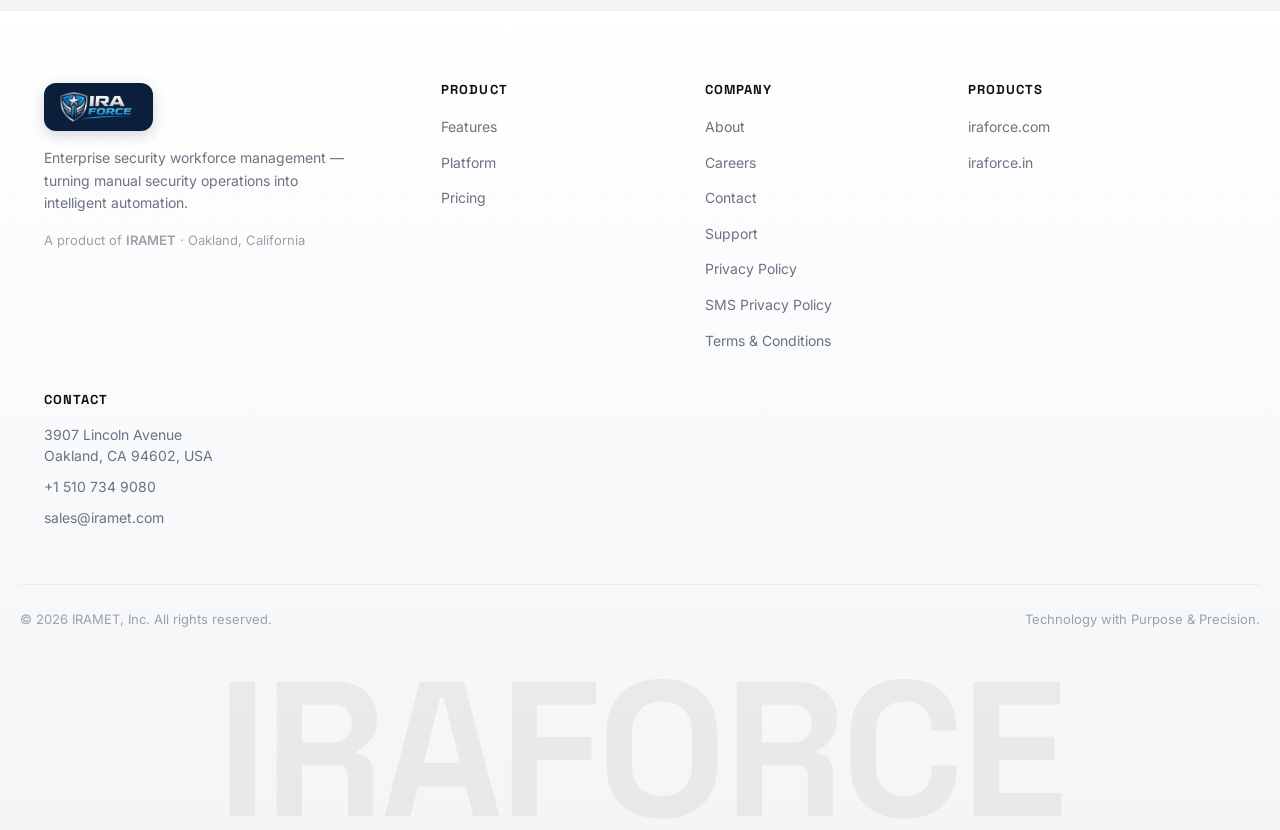
<file: terms/index.html>
<!DOCTYPE html><html lang="en"><head><meta charset="UTF-8"><meta name="viewport" content="width=device-width, initial-scale=1"><title>Terms &amp; Conditions | IraForce</title><meta name="description" content="Terms and conditions for using IraForce services, including the IraForce SMS and voice operational communications program."><link rel="canonical" href="https://iraforce.com/terms/"><!-- Open Graph --><meta property="og:type" content="website"><meta property="og:title" content="Terms &amp; Conditions | IraForce"><meta property="og:description" content="Terms and conditions for using IraForce services, including the IraForce SMS and voice operational communications program."><meta property="og:image" content="/og-image.png"><meta property="og:url" content="https://iraforce.com/terms/"><meta property="og:site_name" content="IraForce"><!-- Twitter --><meta name="twitter:card" content="summary_large_image"><meta name="twitter:title" content="Terms &amp; Conditions | IraForce"><meta name="twitter:description" content="Terms and conditions for using IraForce services, including the IraForce SMS and voice operational communications program."><meta name="twitter:image" content="/og-image.png"><meta name="theme-color" content="#f4f5f7"><link rel="icon" type="image/png" href="/assets/favicon-32.png" sizes="32x32"><link rel="icon" type="image/png" href="/assets/favicon-16.png" sizes="16x16"><link rel="apple-touch-icon" href="/assets/favicon-180.png"><link rel="shortcut icon" href="/favicon.ico"><script>
      document.documentElement.classList.add('js');
      if (window.matchMedia('(prefers-reduced-motion: reduce)').matches) {
        document.documentElement.classList.add('reduced-motion');
      }
    </script><link rel="stylesheet" href="/_astro/Icon.D8QwF3cm.css"><style>.legal[data-astro-cid-zcf6dkqz] .container[data-astro-cid-zcf6dkqz]{max-width:820px}.legal[data-astro-cid-zcf6dkqz] h2[data-astro-cid-zcf6dkqz]{margin-top:3rem;scroll-margin-top:6rem}.legal[data-astro-cid-zcf6dkqz] p[data-astro-cid-zcf6dkqz],.legal[data-astro-cid-zcf6dkqz] li[data-astro-cid-zcf6dkqz]{color:var(--text-secondary);line-height:1.7}.legal[data-astro-cid-zcf6dkqz] p[data-astro-cid-zcf6dkqz]{margin-top:1rem}.legal[data-astro-cid-zcf6dkqz] ul[data-astro-cid-zcf6dkqz]{gap:.75rem;margin-top:1rem;padding-left:1.4rem;list-style:outside;display:grid}.legal[data-astro-cid-zcf6dkqz] a[data-astro-cid-zcf6dkqz]{color:var(--accent-blue)}
</style></head><body><a href="#main-content" class="skip-link">Skip to content</a><header class="site-nav" id="site-nav" data-astro-cid-wpvy4v7s><div class="container nav-inner" data-astro-cid-wpvy4v7s><a href="/" class="brand" aria-label="IraForce home" data-astro-cid-wpvy4v7s><img src="/assets/iraforce-logo-trimmed.png" alt="IraForce" class="brand-logo" width="373" height="151" data-astro-cid-wpvy4v7s></a><nav class="nav-links" aria-label="Primary" data-astro-cid-wpvy4v7s><ul data-astro-cid-wpvy4v7s><li data-astro-cid-wpvy4v7s><a href="/features" data-astro-cid-wpvy4v7s>Features</a></li><li data-astro-cid-wpvy4v7s><a href="/platform" data-astro-cid-wpvy4v7s>Platform</a></li><li data-astro-cid-wpvy4v7s><a href="/pricing" data-astro-cid-wpvy4v7s>Pricing</a></li><li data-astro-cid-wpvy4v7s><a href="/about" data-astro-cid-wpvy4v7s>About</a></li><li data-astro-cid-wpvy4v7s><a href="/careers" data-astro-cid-wpvy4v7s>Careers</a></li><li data-astro-cid-wpvy4v7s><a href="/contact" data-astro-cid-wpvy4v7s>Contact</a></li></ul></nav><div class="nav-actions" data-astro-cid-wpvy4v7s><a href="/contact" class="btn btn-secondary nav-cta-secondary" data-astro-cid-wpvy4v7s>Book a Demo</a></div><button class="nav-toggle" id="nav-toggle" aria-expanded="false" aria-controls="mobile-nav" aria-label="Toggle navigation menu" data-astro-cid-wpvy4v7s><span data-astro-cid-wpvy4v7s></span><span data-astro-cid-wpvy4v7s></span><span data-astro-cid-wpvy4v7s></span></button></div><div class="mobile-nav" id="mobile-nav" data-astro-cid-wpvy4v7s><ul data-astro-cid-wpvy4v7s><li data-astro-cid-wpvy4v7s><a href="/features" data-astro-cid-wpvy4v7s>Features</a></li><li data-astro-cid-wpvy4v7s><a href="/platform" data-astro-cid-wpvy4v7s>Platform</a></li><li data-astro-cid-wpvy4v7s><a href="/pricing" data-astro-cid-wpvy4v7s>Pricing</a></li><li data-astro-cid-wpvy4v7s><a href="/about" data-astro-cid-wpvy4v7s>About</a></li><li data-astro-cid-wpvy4v7s><a href="/careers" data-astro-cid-wpvy4v7s>Careers</a></li><li data-astro-cid-wpvy4v7s><a href="/contact" data-astro-cid-wpvy4v7s>Contact</a></li><li data-astro-cid-wpvy4v7s><a href="/contact" class="btn btn-primary btn-block" data-astro-cid-wpvy4v7s>Book a Demo</a></li></ul></div></header><script type="module">var e=document.getElementById(`nav-toggle`),t=document.getElementById(`mobile-nav`);e?.addEventListener(`click`,()=>{let n=t?.classList.toggle(`open`);e.setAttribute(`aria-expanded`,String(!!n))}),t?.querySelectorAll(`a`).forEach(n=>{n.addEventListener(`click`,()=>{t.classList.remove(`open`),e?.setAttribute(`aria-expanded`,`false`)})});</script><main id="main-content"><section class="page-hero dot-grid" data-hero data-astro-cid-zcf6dkqz><div class="hero-orbs" aria-hidden="true" data-astro-cid-zcf6dkqz><span class="orb orb-teal" data-hero-orb data-parallax="0.15" data-astro-cid-zcf6dkqz></span><span class="orb orb-indigo" data-hero-orb data-parallax="0.25" data-astro-cid-zcf6dkqz></span></div><div class="container" data-astro-cid-zcf6dkqz><span class="eyebrow" data-hero-eyebrow data-astro-cid-zcf6dkqz><svg class="icon eyebrow-icon" width="24" height="24" viewBox="0 0 24 24" fill="none" stroke="currentColor" stroke-width="1.6" stroke-linecap="round" stroke-linejoin="round" aria-hidden="true"><path d="M12 3 4.5 6v6c0 5 3.2 8.4 7.5 9 4.3-.6 7.5-4 7.5-9V6L12 3Z"/><path d="m9 12 2 2 4-4.2"/></svg> Legal</span><h1 data-hero-title data-astro-cid-zcf6dkqz>Terms &amp; <span class="gradient-text" data-astro-cid-zcf6dkqz>Conditions</span></h1><p class="page-sub" data-hero-sub data-astro-cid-zcf6dkqz>Effective Date: November 24, 2026</p></div></section><section class="section legal" data-astro-cid-zcf6dkqz><div class="container" data-astro-cid-zcf6dkqz><p data-astro-cid-zcf6dkqz>Welcome to IraForce (<a href="https://iraforce.com/" data-astro-cid-zcf6dkqz>https://iraforce.com/</a>). By accessing our website, onboarding as security personnel, or opting into our voice and SMS operational communications, you agree to be bound by these Terms &amp; Conditions.</p><h2 id="use" data-astro-cid-zcf6dkqz>1. Use of Services</h2><p data-astro-cid-zcf6dkqz>IraForce provides workforce management, security dispatch, and operational communication services. You agree to provide accurate contact information and use our communication channels solely for authorized operational and scheduling purposes.</p><h2 id="sms" data-astro-cid-zcf6dkqz>2. SMS Terms</h2><ul data-astro-cid-zcf6dkqz><li data-astro-cid-zcf6dkqz><strong data-astro-cid-zcf6dkqz>Program Description:</strong> By opting into IraForce SMS notifications, you consent to receive operational and account-related text messages from IraForce. These include upcoming shift alerts, clock-in reminders, post instructions, and day-to-day operational queries sent in coordination with our voice call workflows.</li><li data-astro-cid-zcf6dkqz><strong data-astro-cid-zcf6dkqz>Opt-In &amp; Consent:</strong> You opt in to receive SMS messages by providing explicit verbal consent during an onboarding or dispatch phone call with IraForce, or by submitting an opt-in form on our platform. Consent is not a condition of employment or purchase.</li><li data-astro-cid-zcf6dkqz><strong data-astro-cid-zcf6dkqz>Message Frequency:</strong> Message frequency varies based on your assigned shifts, clock-in schedules, and day-to-day operational communications.</li><li data-astro-cid-zcf6dkqz><strong data-astro-cid-zcf6dkqz>Cost Disclosure:</strong> Standard message and data rates may apply depending on your mobile carrier plan.</li><li data-astro-cid-zcf6dkqz><strong data-astro-cid-zcf6dkqz>Opt-Out Instructions:</strong> You can cancel the SMS service at any time by texting <strong data-astro-cid-zcf6dkqz>STOP</strong> to the number from which you received the message. After sending "STOP," you will receive one final confirmation message, and no further SMS messages will be sent unless you opt back in.</li><li data-astro-cid-zcf6dkqz><strong data-astro-cid-zcf6dkqz>Help &amp; Support:</strong> If you experience issues with the messaging program, reply <strong data-astro-cid-zcf6dkqz>HELP</strong> for assistance, or visit <a href="https://iraforce.com/" data-astro-cid-zcf6dkqz>https://iraforce.com/</a> to contact dispatch support.</li><li data-astro-cid-zcf6dkqz><strong data-astro-cid-zcf6dkqz>Carrier Liability:</strong> Wireless carriers are not liable for delayed or undelivered messages.</li></ul><h2 id="privacy" data-astro-cid-zcf6dkqz>3. Privacy</h2><p data-astro-cid-zcf6dkqz>Your use of our services and SMS messaging program is also governed by the IraForce Privacy Policy, available at <a href="/sms-privacy" data-astro-cid-zcf6dkqz>https://iraforce.com/sms-privacy/</a>.</p><h2 id="changes" data-astro-cid-zcf6dkqz>4. Changes to Terms</h2><p data-astro-cid-zcf6dkqz>IraForce reserves the right to update these Terms &amp; Conditions at any time. Continued participation in our SMS and voice communication workflows constitutes acceptance of any updated terms.</p></div></section></main><footer class="site-footer dot-grid" data-astro-cid-jo6i4kqk><div class="container footer-inner" data-astro-cid-jo6i4kqk><div class="footer-brand" data-astro-cid-jo6i4kqk><a href="/" class="brand" aria-label="IraForce home" data-astro-cid-jo6i4kqk><img src="/assets/iraforce-logo-trimmed.png" alt="IraForce" class="brand-logo" width="373" height="151" data-astro-cid-jo6i4kqk></a><p data-astro-cid-jo6i4kqk>Enterprise security workforce management — turning manual security operations into intelligent automation.</p><p class="footer-parent" data-astro-cid-jo6i4kqk>A product of <strong data-astro-cid-jo6i4kqk>IRAMET</strong> · Oakland, California</p></div><div class="footer-col" data-astro-cid-jo6i4kqk><h4 data-astro-cid-jo6i4kqk>Product</h4><ul data-astro-cid-jo6i4kqk><li data-astro-cid-jo6i4kqk><a href="/features" data-astro-cid-jo6i4kqk>Features</a></li><li data-astro-cid-jo6i4kqk><a href="/platform" data-astro-cid-jo6i4kqk>Platform</a></li><li data-astro-cid-jo6i4kqk><a href="/pricing" data-astro-cid-jo6i4kqk>Pricing</a></li></ul></div><div class="footer-col" data-astro-cid-jo6i4kqk><h4 data-astro-cid-jo6i4kqk>Company</h4><ul data-astro-cid-jo6i4kqk><li data-astro-cid-jo6i4kqk><a href="/about" data-astro-cid-jo6i4kqk>About</a></li><li data-astro-cid-jo6i4kqk><a href="/careers" data-astro-cid-jo6i4kqk>Careers</a></li><li data-astro-cid-jo6i4kqk><a href="/contact" data-astro-cid-jo6i4kqk>Contact</a></li><li data-astro-cid-jo6i4kqk><a href="/support" data-astro-cid-jo6i4kqk>Support</a></li><li data-astro-cid-jo6i4kqk><a href="/privacy" data-astro-cid-jo6i4kqk>Privacy Policy</a></li><li data-astro-cid-jo6i4kqk><a href="/sms-privacy" data-astro-cid-jo6i4kqk>SMS Privacy Policy</a></li><li data-astro-cid-jo6i4kqk><a href="/terms" data-astro-cid-jo6i4kqk>Terms &amp; Conditions</a></li></ul></div><div class="footer-col" data-astro-cid-jo6i4kqk><h4 data-astro-cid-jo6i4kqk>Products</h4><ul data-astro-cid-jo6i4kqk><li data-astro-cid-jo6i4kqk><a href="https://iraforce.com" data-astro-cid-jo6i4kqk>iraforce.com</a></li><li data-astro-cid-jo6i4kqk><a href="https://iraforce.in" data-astro-cid-jo6i4kqk>iraforce.in</a></li></ul></div><div class="footer-col" data-astro-cid-jo6i4kqk><h4 data-astro-cid-jo6i4kqk>Contact</h4><ul class="footer-contact" data-astro-cid-jo6i4kqk><li data-astro-cid-jo6i4kqk>3907 Lincoln Avenue<br data-astro-cid-jo6i4kqk>Oakland, CA 94602, USA</li><li data-astro-cid-jo6i4kqk><a href="tel:+15107349080" data-astro-cid-jo6i4kqk>+1 510 734 9080</a></li><li data-astro-cid-jo6i4kqk><a href="mailto:sales@iramet.com" data-astro-cid-jo6i4kqk>sales@iramet.com</a></li></ul></div></div><div class="container footer-bottom" data-astro-cid-jo6i4kqk><p data-astro-cid-jo6i4kqk>&copy; 2026 IRAMET, Inc. All rights reserved.</p><p class="footer-tagline" data-astro-cid-jo6i4kqk>Technology with Purpose &amp; Precision.</p></div><div class="footer-watermark" aria-hidden="true" data-astro-cid-jo6i4kqk>IRAFORCE</div></footer><script type="module" src="/_astro/Layout.astro_astro_type_script_index_0_lang.DXG16m_d.js"></script></body></html>
</file>
<file: _astro/Icon.D8QwF3cm.css>
@font-face{font-family:Space Grotesk;font-style:normal;font-display:swap;font-weight:500;src:url(/_astro/space-grotesk-vietnamese-500-normal.BmEvtly_.woff2)format("woff2"),url(/_astro/space-grotesk-vietnamese-500-normal.BTqKIpxg.woff)format("woff");unicode-range:U+102-103,U+110-111,U+128-129,U+168-169,U+1A0-1A1,U+1AF-1B0,U+300-301,U+303-304,U+308-309,U+323,U+329,U+1EA0-1EF9,U+20AB}@font-face{font-family:Space Grotesk;font-style:normal;font-display:swap;font-weight:500;src:url(/_astro/space-grotesk-latin-ext-500-normal.DUe3BAxM.woff2)format("woff2"),url(/_astro/space-grotesk-latin-ext-500-normal.3dgZTiw9.woff)format("woff");unicode-range:U+100-2BA,U+2BD-2C5,U+2C7-2CC,U+2CE-2D7,U+2DD-2FF,U+304,U+308,U+329,U+1D00-1DBF,U+1E00-1E9F,U+1EF2-1EFF,U+2020,U+20A0-20AB,U+20AD-20C0,U+2113,U+2C60-2C7F,U+A720-A7FF}@font-face{font-family:Space Grotesk;font-style:normal;font-display:swap;font-weight:500;src:url(/_astro/space-grotesk-latin-500-normal.lFbtlQH6.woff2)format("woff2"),url(/_astro/space-grotesk-latin-500-normal.CNSSEhBt.woff)format("woff");unicode-range:U+??,U+131,U+152-153,U+2BB-2BC,U+2C6,U+2DA,U+2DC,U+304,U+308,U+329,U+2000-206F,U+20AC,U+2122,U+2191,U+2193,U+2212,U+2215,U+FEFF,U+FFFD}@font-face{font-family:Space Grotesk;font-style:normal;font-display:swap;font-weight:600;src:url(/_astro/space-grotesk-vietnamese-600-normal.DUi7WF5p.woff2)format("woff2"),url(/_astro/space-grotesk-vietnamese-600-normal.D6zpsUhD.woff)format("woff");unicode-range:U+102-103,U+110-111,U+128-129,U+168-169,U+1A0-1A1,U+1AF-1B0,U+300-301,U+303-304,U+308-309,U+323,U+329,U+1EA0-1EF9,U+20AB}@font-face{font-family:Space Grotesk;font-style:normal;font-display:swap;font-weight:600;src:url(/_astro/space-grotesk-latin-ext-600-normal.DxxdqCpr.woff2)format("woff2"),url(/_astro/space-grotesk-latin-ext-600-normal.VcznFIpX.woff)format("woff");unicode-range:U+100-2BA,U+2BD-2C5,U+2C7-2CC,U+2CE-2D7,U+2DD-2FF,U+304,U+308,U+329,U+1D00-1DBF,U+1E00-1E9F,U+1EF2-1EFF,U+2020,U+20A0-20AB,U+20AD-20C0,U+2113,U+2C60-2C7F,U+A720-A7FF}@font-face{font-family:Space Grotesk;font-style:normal;font-display:swap;font-weight:600;src:url(/_astro/space-grotesk-latin-600-normal.DjKNqYRj.woff2)format("woff2"),url(/_astro/space-grotesk-latin-600-normal.BflQw4A9.woff)format("woff");unicode-range:U+??,U+131,U+152-153,U+2BB-2BC,U+2C6,U+2DA,U+2DC,U+304,U+308,U+329,U+2000-206F,U+20AC,U+2122,U+2191,U+2193,U+2212,U+2215,U+FEFF,U+FFFD}@font-face{font-family:Space Grotesk;font-style:normal;font-display:swap;font-weight:700;src:url(/_astro/space-grotesk-vietnamese-700-normal.DMty7AZE.woff2)format("woff2"),url(/_astro/space-grotesk-vietnamese-700-normal.Duxec5Rn.woff)format("woff");unicode-range:U+102-103,U+110-111,U+128-129,U+168-169,U+1A0-1A1,U+1AF-1B0,U+300-301,U+303-304,U+308-309,U+323,U+329,U+1EA0-1EF9,U+20AB}@font-face{font-family:Space Grotesk;font-style:normal;font-display:swap;font-weight:700;src:url(/_astro/space-grotesk-latin-ext-700-normal.BQnZhY3m.woff2)format("woff2"),url(/_astro/space-grotesk-latin-ext-700-normal.HVCqSBdx.woff)format("woff");unicode-range:U+100-2BA,U+2BD-2C5,U+2C7-2CC,U+2CE-2D7,U+2DD-2FF,U+304,U+308,U+329,U+1D00-1DBF,U+1E00-1E9F,U+1EF2-1EFF,U+2020,U+20A0-20AB,U+20AD-20C0,U+2113,U+2C60-2C7F,U+A720-A7FF}@font-face{font-family:Space Grotesk;font-style:normal;font-display:swap;font-weight:700;src:url(/_astro/space-grotesk-latin-700-normal.RjhwGPKo.woff2)format("woff2"),url(/_astro/space-grotesk-latin-700-normal.CwsQ-cCU.woff)format("woff");unicode-range:U+??,U+131,U+152-153,U+2BB-2BC,U+2C6,U+2DA,U+2DC,U+304,U+308,U+329,U+2000-206F,U+20AC,U+2122,U+2191,U+2193,U+2212,U+2215,U+FEFF,U+FFFD}@font-face{font-family:Inter;font-style:normal;font-display:swap;font-weight:400;src:url(/_astro/inter-cyrillic-ext-400-normal.BQZuk6qB.woff2)format("woff2"),url(/_astro/inter-cyrillic-ext-400-normal.DQukG94-.woff)format("woff");unicode-range:U+460-52F,U+1C80-1C8A,U+20B4,U+2DE0-2DFF,U+A640-A69F,U+FE2E-FE2F}@font-face{font-family:Inter;font-style:normal;font-display:swap;font-weight:400;src:url(/_astro/inter-cyrillic-400-normal.obahsSVq.woff2)format("woff2"),url(/_astro/inter-cyrillic-400-normal.HOLc17fK.woff)format("woff");unicode-range:U+301,U+400-45F,U+490-491,U+4B0-4B1,U+2116}@font-face{font-family:Inter;font-style:normal;font-display:swap;font-weight:400;src:url(/_astro/inter-greek-ext-400-normal.DGGRlc-M.woff2)format("woff2"),url(/_astro/inter-greek-ext-400-normal.KugGGMne.woff)format("woff");unicode-range:U+1F??}@font-face{font-family:Inter;font-style:normal;font-display:swap;font-weight:400;src:url(/_astro/inter-greek-400-normal.B4URO6DV.woff2)format("woff2"),url(/_astro/inter-greek-400-normal.q2sYcFCs.woff)format("woff");unicode-range:U+370-377,U+37A-37F,U+384-38A,U+38C,U+38E-3A1,U+3A3-3FF}@font-face{font-family:Inter;font-style:normal;font-display:swap;font-weight:400;src:url(/_astro/inter-vietnamese-400-normal.DMkecbls.woff2)format("woff2"),url(/_astro/inter-vietnamese-400-normal.Bbgyi5SW.woff)format("woff");unicode-range:U+102-103,U+110-111,U+128-129,U+168-169,U+1A0-1A1,U+1AF-1B0,U+300-301,U+303-304,U+308-309,U+323,U+329,U+1EA0-1EF9,U+20AB}@font-face{font-family:Inter;font-style:normal;font-display:swap;font-weight:400;src:url(/_astro/inter-latin-ext-400-normal.C1nco2VV.woff2)format("woff2"),url(/_astro/inter-latin-ext-400-normal.77YHD8bZ.woff)format("woff");unicode-range:U+100-2BA,U+2BD-2C5,U+2C7-2CC,U+2CE-2D7,U+2DD-2FF,U+304,U+308,U+329,U+1D00-1DBF,U+1E00-1E9F,U+1EF2-1EFF,U+2020,U+20A0-20AB,U+20AD-20C0,U+2113,U+2C60-2C7F,U+A720-A7FF}@font-face{font-family:Inter;font-style:normal;font-display:swap;font-weight:400;src:url(/_astro/inter-latin-400-normal.C38fXH4l.woff2)format("woff2"),url(/_astro/inter-latin-400-normal.CyCys3Eg.woff)format("woff");unicode-range:U+??,U+131,U+152-153,U+2BB-2BC,U+2C6,U+2DA,U+2DC,U+304,U+308,U+329,U+2000-206F,U+20AC,U+2122,U+2191,U+2193,U+2212,U+2215,U+FEFF,U+FFFD}@font-face{font-family:Inter;font-style:normal;font-display:swap;font-weight:500;src:url(/_astro/inter-cyrillic-ext-500-normal.B0yAr1jD.woff2)format("woff2"),url(/_astro/inter-cyrillic-ext-500-normal.BmqWE9Dz.woff)format("woff");unicode-range:U+460-52F,U+1C80-1C8A,U+20B4,U+2DE0-2DFF,U+A640-A69F,U+FE2E-FE2F}@font-face{font-family:Inter;font-style:normal;font-display:swap;font-weight:500;src:url(/_astro/inter-cyrillic-500-normal.BasfLYem.woff2)format("woff2"),url(/_astro/inter-cyrillic-500-normal.CxZf_p3X.woff)format("woff");unicode-range:U+301,U+400-45F,U+490-491,U+4B0-4B1,U+2116}@font-face{font-family:Inter;font-style:normal;font-display:swap;font-weight:500;src:url(/_astro/inter-greek-ext-500-normal.C4iEst2y.woff2)format("woff2"),url(/_astro/inter-greek-ext-500-normal.2j5mBUwD.woff)format("woff");unicode-range:U+1F??}@font-face{font-family:Inter;font-style:normal;font-display:swap;font-weight:500;src:url(/_astro/inter-greek-500-normal.BIZE56-Y.woff2)format("woff2"),url(/_astro/inter-greek-500-normal.Xzm54t5V.woff)format("woff");unicode-range:U+370-377,U+37A-37F,U+384-38A,U+38C,U+38E-3A1,U+3A3-3FF}@font-face{font-family:Inter;font-style:normal;font-display:swap;font-weight:500;src:url(/_astro/inter-vietnamese-500-normal.DOriooB6.woff2)format("woff2"),url(/_astro/inter-vietnamese-500-normal.mJboJaSs.woff)format("woff");unicode-range:U+102-103,U+110-111,U+128-129,U+168-169,U+1A0-1A1,U+1AF-1B0,U+300-301,U+303-304,U+308-309,U+323,U+329,U+1EA0-1EF9,U+20AB}@font-face{font-family:Inter;font-style:normal;font-display:swap;font-weight:500;src:url(/_astro/inter-latin-ext-500-normal.CV4jyFjo.woff2)format("woff2"),url(/_astro/inter-latin-ext-500-normal.BxGbmqWO.woff)format("woff");unicode-range:U+100-2BA,U+2BD-2C5,U+2C7-2CC,U+2CE-2D7,U+2DD-2FF,U+304,U+308,U+329,U+1D00-1DBF,U+1E00-1E9F,U+1EF2-1EFF,U+2020,U+20A0-20AB,U+20AD-20C0,U+2113,U+2C60-2C7F,U+A720-A7FF}@font-face{font-family:Inter;font-style:normal;font-display:swap;font-weight:500;src:url(/_astro/inter-latin-500-normal.Cerq10X2.woff2)format("woff2"),url(/_astro/inter-latin-500-normal.BL9OpVg8.woff)format("woff");unicode-range:U+??,U+131,U+152-153,U+2BB-2BC,U+2C6,U+2DA,U+2DC,U+304,U+308,U+329,U+2000-206F,U+20AC,U+2122,U+2191,U+2193,U+2212,U+2215,U+FEFF,U+FFFD}@font-face{font-family:Inter;font-style:normal;font-display:swap;font-weight:600;src:url(/_astro/inter-cyrillic-ext-600-normal.Dfes3d0z.woff2)format("woff2"),url(/_astro/inter-cyrillic-ext-600-normal.Bcila6Z-.woff)format("woff");unicode-range:U+460-52F,U+1C80-1C8A,U+20B4,U+2DE0-2DFF,U+A640-A69F,U+FE2E-FE2F}@font-face{font-family:Inter;font-style:normal;font-display:swap;font-weight:600;src:url(/_astro/inter-cyrillic-600-normal.CWCymEST.woff2)format("woff2"),url(/_astro/inter-cyrillic-600-normal.4D_pXhcN.woff)format("woff");unicode-range:U+301,U+400-45F,U+490-491,U+4B0-4B1,U+2116}@font-face{font-family:Inter;font-style:normal;font-display:swap;font-weight:600;src:url(/_astro/inter-greek-ext-600-normal.DRtmH8MT.woff2)format("woff2"),url(/_astro/inter-greek-ext-600-normal.B8X0CLgF.woff)format("woff");unicode-range:U+1F??}@font-face{font-family:Inter;font-style:normal;font-display:swap;font-weight:600;src:url(/_astro/inter-greek-600-normal.plRanbMR.woff2)format("woff2"),url(/_astro/inter-greek-600-normal.BZpKdvQh.woff)format("woff");unicode-range:U+370-377,U+37A-37F,U+384-38A,U+38C,U+38E-3A1,U+3A3-3FF}@font-face{font-family:Inter;font-style:normal;font-display:swap;font-weight:600;src:url(/_astro/inter-vietnamese-600-normal.Cc8MFFhd.woff2)format("woff2"),url(/_astro/inter-vietnamese-600-normal.BuLX-rYi.woff)format("woff");unicode-range:U+102-103,U+110-111,U+128-129,U+168-169,U+1A0-1A1,U+1AF-1B0,U+300-301,U+303-304,U+308-309,U+323,U+329,U+1EA0-1EF9,U+20AB}@font-face{font-family:Inter;font-style:normal;font-display:swap;font-weight:600;src:url(/_astro/inter-latin-ext-600-normal.D2bJ5OIk.woff2)format("woff2"),url(/_astro/inter-latin-ext-600-normal.CIVaiw4L.woff)format("woff");unicode-range:U+100-2BA,U+2BD-2C5,U+2C7-2CC,U+2CE-2D7,U+2DD-2FF,U+304,U+308,U+329,U+1D00-1DBF,U+1E00-1E9F,U+1EF2-1EFF,U+2020,U+20A0-20AB,U+20AD-20C0,U+2113,U+2C60-2C7F,U+A720-A7FF}@font-face{font-family:Inter;font-style:normal;font-display:swap;font-weight:600;src:url(/_astro/inter-latin-600-normal.LgqL8muc.woff2)format("woff2"),url(/_astro/inter-latin-600-normal.CiBQ2DWP.woff)format("woff");unicode-range:U+??,U+131,U+152-153,U+2BB-2BC,U+2C6,U+2DA,U+2DC,U+304,U+308,U+329,U+2000-206F,U+20AC,U+2122,U+2191,U+2193,U+2212,U+2215,U+FEFF,U+FFFD}:root{--accent-blue:#2563eb;--accent-blue-dark:#1d4ed8;--accent-purple:#7c3aed;--accent-purple-soft:#a78bfa;--accent-blue-soft:#60a5fa;--ira-teal:var(--accent-blue);--ira-blue:var(--accent-blue);--ira-indigo:var(--accent-purple);--gradient-brand:linear-gradient(120deg, var(--accent-purple) 0%, var(--accent-blue) 100%);--gradient-brand-soft:linear-gradient(135deg, #a78bfa29 0%, #60a5fa29 100%);--gradient-radial-glow:radial-gradient(circle at 30% 20%, #60a5fa29, transparent 60%);--bg-base:#f4f5f7;--bg-panel:#fff;--bg-panel-raised:#fff;--border-soft:#ecedf0;--border-strong:#e2e4e9;--text-primary:#0f1115;--text-secondary:#6b7280;--text-muted:#9aa1ac;--btn-dark:#111318;--btn-dark-hover:#22252d;--shadow-card:0 8px 30px #11111a0f;--shadow-card-hover:0 16px 44px #11111a1a;--shadow-pill:0 8px 20px #11111a29;--font-display:"Space Grotesk", "Sora", system-ui, sans-serif;--font-body:"Inter", system-ui, -apple-system, sans-serif;--container-w:1240px;--radius-sm:12px;--radius-md:18px;--radius-lg:24px;--radius-xl:32px;color-scheme:light}*{box-sizing:border-box}html{scroll-behavior:smooth}@media (prefers-reduced-motion:reduce){html{scroll-behavior:auto}}body{background:var(--bg-base);color:var(--text-primary);font-family:var(--font-body);-webkit-font-smoothing:antialiased;background-image:radial-gradient(circle at 12% -6%,#7c3aed12,#0000 42%),radial-gradient(circle at 92% 6%,#2563eb12,#0000 40%);margin:0;font-size:16px;line-height:1.6;overflow-x:hidden}.dot-grid{position:relative}.dot-grid:before{content:"";pointer-events:none;z-index:0;background-image:radial-gradient(#0f11150b 1px,#0000 1px);background-size:28px 28px;position:absolute;inset:0;mask-image:radial-gradient(80% 60% at 50% 0,#000 40%,#0000 100%)}h1,h2,h3,h4,h5{font-family:var(--font-display);letter-spacing:-.02em;color:var(--text-primary);margin:0 0 .5em;font-weight:700;line-height:1.14}p{color:var(--text-secondary);margin:0 0 1em}a{color:inherit;text-decoration:none}img{max-width:100%;display:block}ul{margin:0;padding:0;list-style:none}.container{width:100%;max-width:var(--container-w);margin:0 auto;padding:0 24px}.section{padding:96px 0;position:relative}@media (width<=768px){.section{padding:64px 0}}.eyebrow{font-family:var(--font-body);letter-spacing:0;text-transform:none;color:var(--text-secondary);border:1px solid var(--border-soft);box-shadow:var(--shadow-card);background:#fff;border-radius:999px;align-items:center;gap:8px;margin-bottom:20px;padding:7px 16px 7px 10px;font-size:13px;font-weight:600;display:inline-flex}.eyebrow-icon{width:15px;height:15px;color:var(--accent-blue);flex-shrink:0}.gradient-text{color:var(--accent-blue)}.gradient-text-vivid{background:var(--gradient-brand);color:#0000;background-clip:text}.section-head{max-width:640px;margin:0 0 56px}.section-head.center{text-align:center;margin-left:auto;margin-right:auto}.btn{font-family:var(--font-body);cursor:pointer;white-space:nowrap;border:1px solid #0000;border-radius:999px;justify-content:center;align-items:center;gap:8px;padding:13px 22px;font-size:15px;font-weight:600;transition:transform .25s,box-shadow .25s,background .25s,border-color .25s;display:inline-flex}.btn:focus-visible{outline:2px solid var(--accent-blue);outline-offset:3px}.btn-primary{background:var(--btn-dark);color:#fff;box-shadow:var(--shadow-pill)}.btn-primary:hover{background:var(--btn-dark-hover);transform:translateY(-2px);box-shadow:0 12px 28px #11111a38}.btn-secondary{border-color:var(--border-strong);color:var(--text-primary);box-shadow:var(--shadow-card);background:#fff}.btn-secondary:hover{border-color:var(--accent-blue);background:#2563eb0f;transform:translateY(-2px)}.btn-block{width:100%}.glass-card{border:1px solid var(--border-soft);border-radius:var(--radius-lg);box-shadow:var(--shadow-card);background:#fff;transition:transform .35s,border-color .35s,box-shadow .35s;position:relative}.glass-card:hover{box-shadow:var(--shadow-card-hover);border-color:#2563eb40;transform:translateY(-6px)}.gradient-border{border-radius:var(--radius-lg);background:linear-gradient(135deg,#7c3aed59,#2563eb4d,#11111a0a);padding:1px;position:relative}.gradient-border>*{border-radius:calc(var(--radius-lg) - 1px)}.pill{border:1px solid var(--border-soft);color:var(--text-secondary);background:#fff;border-radius:999px;align-items:center;gap:6px;padding:5px 12px;font-size:12px;font-weight:600;display:inline-flex}.visually-hidden{clip:rect(0, 0, 0, 0);white-space:nowrap;border:0;width:1px;height:1px;margin:-1px;padding:0;position:absolute;overflow:hidden}.skip-link{background:var(--accent-blue);color:#fff;z-index:1000;border-radius:0 0 8px;padding:10px 18px;font-weight:600;position:absolute;top:0;left:-999px}.skip-link:focus{left:0}[data-reveal]{opacity:0;transform:translateY(28px)}html:not(.js) [data-reveal],.reduced-motion [data-reveal]{opacity:1;transform:none}.site-nav[data-astro-cid-wpvy4v7s]{z-index:200;backdrop-filter:blur(14px);border-bottom:1px solid var(--border-soft);background:#f4f5f7c7;position:sticky;top:0}.nav-inner[data-astro-cid-wpvy4v7s]{justify-content:space-between;align-items:center;gap:24px;height:76px;display:flex}.brand[data-astro-cid-wpvy4v7s]{background:#0b1f3b;border-radius:12px;flex-shrink:0;align-items:center;gap:10px;padding:8px 15px;display:inline-flex;box-shadow:0 4px 14px #0b1f3b2e}.brand-logo[data-astro-cid-wpvy4v7s]{width:auto;height:30px;display:block}.nav-links[data-astro-cid-wpvy4v7s]{flex:1;justify-content:center;display:flex}.nav-links[data-astro-cid-wpvy4v7s] ul[data-astro-cid-wpvy4v7s]{gap:8px;display:flex}.nav-links[data-astro-cid-wpvy4v7s] a[data-astro-cid-wpvy4v7s]{color:var(--text-secondary);border-radius:999px;padding:10px 14px;font-size:14.5px;font-weight:500;transition:color .2s,background .2s;display:inline-block}.nav-links[data-astro-cid-wpvy4v7s] a[data-astro-cid-wpvy4v7s]:hover,.nav-links[data-astro-cid-wpvy4v7s] a[data-astro-cid-wpvy4v7s][aria-current=page]{color:var(--text-primary);background:#0f11150d}.nav-actions[data-astro-cid-wpvy4v7s]{flex-shrink:0}.nav-cta-secondary[data-astro-cid-wpvy4v7s]{padding:10px 20px;font-size:14px}.nav-toggle[data-astro-cid-wpvy4v7s]{border:1px solid var(--border-soft);cursor:pointer;background:0 0;border-radius:10px;flex-direction:column;justify-content:center;gap:5px;width:40px;height:40px;display:none}.nav-toggle[data-astro-cid-wpvy4v7s] span[data-astro-cid-wpvy4v7s]{background:var(--text-primary);width:18px;height:2px;margin:0 auto;transition:transform .25s,opacity .25s;display:block}.mobile-nav[data-astro-cid-wpvy4v7s]{border-bottom:1px solid var(--border-soft);background:#fff;max-height:0;transition:max-height .3s;display:none;overflow:hidden}.mobile-nav[data-astro-cid-wpvy4v7s].open{max-height:480px}.mobile-nav[data-astro-cid-wpvy4v7s] ul[data-astro-cid-wpvy4v7s]{flex-direction:column;gap:4px;padding:12px 24px 24px;display:flex}.mobile-nav[data-astro-cid-wpvy4v7s] a[data-astro-cid-wpvy4v7s]{color:var(--text-secondary);border-bottom:1px solid var(--border-soft);padding:12px 8px;font-size:16px;display:block}.mobile-nav[data-astro-cid-wpvy4v7s] .btn[data-astro-cid-wpvy4v7s]{margin-top:10px}@media (width<=880px){.nav-links[data-astro-cid-wpvy4v7s],.nav-actions[data-astro-cid-wpvy4v7s]{display:none}.nav-toggle[data-astro-cid-wpvy4v7s]{display:flex}.mobile-nav[data-astro-cid-wpvy4v7s]{display:block}}.site-footer[data-astro-cid-jo6i4kqk]{border-top:1px solid var(--border-soft);background:linear-gradient(#fff,#f8f9fb 60%,#f4f5f7);padding:72px 0 0;position:relative;overflow:hidden}.footer-inner[data-astro-cid-jo6i4kqk]{z-index:1;grid-template-columns:1.6fr 1fr 1fr 1.2fr;gap:40px;padding-bottom:56px;display:grid;position:relative}.footer-brand[data-astro-cid-jo6i4kqk] .brand[data-astro-cid-jo6i4kqk]{background:#0b1f3b;border-radius:12px;align-items:center;padding:8px 15px;display:inline-flex;box-shadow:0 4px 14px #0b1f3b2e}.footer-brand[data-astro-cid-jo6i4kqk] .brand-logo[data-astro-cid-jo6i4kqk]{width:auto;height:32px;display:block}.footer-brand[data-astro-cid-jo6i4kqk] p[data-astro-cid-jo6i4kqk]{max-width:320px;margin-top:16px;font-size:14px}.footer-parent[data-astro-cid-jo6i4kqk]{color:var(--text-muted);font-size:13px!important}.footer-col[data-astro-cid-jo6i4kqk] h4[data-astro-cid-jo6i4kqk]{text-transform:uppercase;letter-spacing:.08em;color:var(--text-primary);margin-bottom:16px;font-size:13px}.footer-col[data-astro-cid-jo6i4kqk] ul[data-astro-cid-jo6i4kqk]{flex-direction:column;gap:10px;display:flex}.footer-col[data-astro-cid-jo6i4kqk] a[data-astro-cid-jo6i4kqk]{color:var(--text-secondary);font-size:14px;transition:color .2s}.footer-col[data-astro-cid-jo6i4kqk] a[data-astro-cid-jo6i4kqk]:hover{color:var(--accent-blue)}.footer-contact[data-astro-cid-jo6i4kqk] li[data-astro-cid-jo6i4kqk]{color:var(--text-secondary);font-size:14px;line-height:1.5}.footer-bottom[data-astro-cid-jo6i4kqk]{z-index:1;border-top:1px solid var(--border-soft);flex-wrap:wrap;justify-content:space-between;gap:12px;padding:24px 0;display:flex;position:relative}.footer-bottom[data-astro-cid-jo6i4kqk] p[data-astro-cid-jo6i4kqk]{color:var(--text-muted);margin:0;font-size:13px}.footer-watermark[data-astro-cid-jo6i4kqk]{z-index:0;text-align:center;font-family:var(--font-display);letter-spacing:-.02em;color:var(--text-primary);opacity:.05;user-select:none;white-space:nowrap;padding:.1em 0 .02em;font-size:clamp(64px,15vw,220px);font-weight:700;line-height:.8;position:relative;overflow:hidden}@media (width<=880px){.footer-inner[data-astro-cid-jo6i4kqk]{grid-template-columns:1fr 1fr}}@media (width<=560px){.footer-inner[data-astro-cid-jo6i4kqk]{grid-template-columns:1fr}}
</file>
<file: _astro/index.BEJQd9l4.css>
.stat-card[data-astro-cid-4ys5yju5]{text-align:center;padding:8px}.stat-value[data-astro-cid-4ys5yju5]{font-family:var(--font-display);background:var(--gradient-brand);color:#0000;background-clip:text;margin-bottom:10px;font-size:clamp(32px,4.5vw,48px);font-weight:700;line-height:1}.stat-label[data-astro-cid-4ys5yju5]{color:var(--text-primary);margin-bottom:4px;font-size:14px;font-weight:600}.stat-caption[data-astro-cid-4ys5yju5]{color:var(--text-muted);margin:0;font-size:12.5px}.store-badges-label[data-astro-cid-td5nviid]{letter-spacing:.04em;text-transform:uppercase;color:var(--text-muted);margin:24px 0 -6px;font-size:13px;font-weight:600}.store-badges[data-astro-cid-td5nviid]{flex-wrap:wrap;gap:14px;margin-top:28px;display:flex}.store-badges--compact[data-astro-cid-td5nviid]{margin-top:16px}.store-badge[data-astro-cid-td5nviid]{-webkit-tap-highlight-color:transparent;border-radius:8px;line-height:0;transition:transform .18s,box-shadow .18s;display:inline-flex}.store-badge[data-astro-cid-td5nviid] svg[data-astro-cid-td5nviid]{border-radius:8px;display:block}a[data-astro-cid-td5nviid].store-badge{box-shadow:0 4px 16px #0f11152e}a[data-astro-cid-td5nviid].store-badge:hover,a[data-astro-cid-td5nviid].store-badge:focus-visible{transform:translateY(-2px);box-shadow:0 8px 22px #0f111542}a[data-astro-cid-td5nviid].store-badge:focus-visible{outline:3px solid var(--accent-blue);outline-offset:3px}.store-badge--soon[data-astro-cid-td5nviid]{cursor:default;opacity:.85;position:relative}.store-badge--soon[data-astro-cid-td5nviid] svg[data-astro-cid-td5nviid]{filter:grayscale(.15)}.store-badge__soon-tag[data-astro-cid-td5nviid]{font-family:var(--font-body,inherit);letter-spacing:.04em;text-transform:uppercase;color:#fff;background:var(--gradient-brand,var(--accent-blue));white-space:nowrap;border-radius:999px;padding:3px 8px;font-size:10px;font-weight:700;line-height:1.1;position:absolute;top:-9px;right:-8px;box-shadow:0 2px 8px #2563eb59}@media (prefers-reduced-motion:reduce){.store-badge[data-astro-cid-td5nviid]{transition:none}a[data-astro-cid-td5nviid].store-badge:hover,a[data-astro-cid-td5nviid].store-badge:focus-visible{transform:none}}.hero[data-astro-cid-lcdefpme]{padding:104px 0 110px;position:relative;overflow:hidden}.hero-orbs[data-astro-cid-lcdefpme]{z-index:0;pointer-events:none;position:absolute;inset:0}.orb[data-astro-cid-lcdefpme]{filter:blur(80px);opacity:.55;border-radius:50%;position:absolute}.orb-teal[data-astro-cid-lcdefpme]{background:radial-gradient(circle,#60a5fa38,#0000 70%);width:420px;height:420px;top:-120px;left:-80px}.orb-indigo[data-astro-cid-lcdefpme]{background:radial-gradient(circle,#7c3aed2e,#0000 70%);width:480px;height:480px;top:40px;right:-140px}.orb-blue[data-astro-cid-lcdefpme]{background:radial-gradient(circle,#2563eb29,#0000 70%);width:340px;height:340px;bottom:-160px;left:30%}.hero-grid[data-astro-cid-lcdefpme]{z-index:1;grid-template-columns:1.05fr .95fr;align-items:start;gap:56px;display:grid;position:relative}.hero-sub[data-astro-cid-lcdefpme]{max-width:560px;color:var(--text-secondary);font-size:18px}.eyebrow-icon[data-astro-cid-lcdefpme]{width:14px;height:14px}h1[data-astro-cid-lcdefpme]{max-width:660px;font-size:clamp(38px,5.4vw,60px)}.title-glyph[data-astro-cid-lcdefpme]{width:.78em;height:.78em;color:var(--accent-blue);vertical-align:-.06em;margin-left:.06em;display:inline-block}.hero-cta[data-astro-cid-lcdefpme]{flex-wrap:wrap;gap:16px;margin:32px 0 44px;display:flex}.hero-cta[data-astro-cid-lcdefpme] svg{width:16px;height:16px}.hero-stats[data-astro-cid-lcdefpme]{flex-wrap:wrap;gap:36px;display:flex}.hero-stat[data-astro-cid-lcdefpme]{flex-direction:column;display:flex}.hero-stat[data-astro-cid-lcdefpme] strong[data-astro-cid-lcdefpme]{font-family:var(--font-display);background:var(--gradient-brand);color:#0000;background-clip:text;font-size:24px;font-weight:700}.hero-stat[data-astro-cid-lcdefpme] span[data-astro-cid-lcdefpme]{color:var(--text-muted);font-size:13px}.hero-visual[data-astro-cid-lcdefpme]{margin-top:56px;position:relative}.orbit-scene[data-astro-cid-lcdefpme]{aspect-ratio:1/.92;width:100%;max-width:520px;margin:0 auto;position:relative}.orbit-hub-line[data-astro-cid-lcdefpme]{background:linear-gradient(180deg, transparent, var(--accent-blue) 30%, var(--accent-blue) 70%, transparent);opacity:.5;border-radius:2px;width:2px;position:absolute;top:6%;bottom:6%;left:50%;transform:translate(-50%)}.orbit-hub-node[data-astro-cid-lcdefpme]{background:var(--gradient-brand);color:#fff;z-index:3;border-radius:50%;justify-content:center;align-items:center;width:56px;height:56px;display:flex;position:absolute;top:50%;left:50%;transform:translate(-50%,-50%);box-shadow:0 16px 40px -12px #2563eb8c}.orbit-hub-node[data-astro-cid-lcdefpme] svg{width:26px;height:26px}.orbit-node[data-astro-cid-lcdefpme]{z-index:2;position:absolute}.avatar-circle[data-astro-cid-lcdefpme]{border:1px solid var(--border-soft);width:52px;height:52px;box-shadow:var(--shadow-card);color:var(--accent-blue);background:#fff;border-radius:50%;justify-content:center;align-items:center;display:flex}.avatar-circle[data-astro-cid-lcdefpme].avatar-purple{color:var(--accent-purple)}.avatar-circle[data-astro-cid-lcdefpme].avatar-blue{color:var(--accent-blue)}.avatar-circle[data-astro-cid-lcdefpme].avatar-teal{color:var(--accent-blue-soft)}.avatar-circle[data-astro-cid-lcdefpme] svg{width:22px;height:22px}.an-1[data-astro-cid-lcdefpme]{top:4%;left:4%}.an-2[data-astro-cid-lcdefpme]{top:62%;left:-2%}.an-3[data-astro-cid-lcdefpme]{top:6%;right:2%}.chip-node[data-astro-cid-lcdefpme]{border:1px solid var(--border-soft);box-shadow:var(--shadow-card);color:var(--text-primary);white-space:nowrap;background:#fff;border-radius:999px;align-items:center;gap:8px;padding:10px 16px 10px 10px;font-size:12.5px;font-weight:600;display:inline-flex}.chip-icon[data-astro-cid-lcdefpme]{border-radius:50%;flex-shrink:0;width:26px;height:26px;padding:5px}.chip-success[data-astro-cid-lcdefpme]{color:#10b981;background:#10b98124}.chip-blue[data-astro-cid-lcdefpme]{color:var(--accent-blue);background:#2563eb1f}.chip-purple[data-astro-cid-lcdefpme]{color:var(--accent-purple);background:#7c3aed1f}.chip-alert[data-astro-cid-lcdefpme]{color:#ef4444;background:#ef44441f}.cn-1[data-astro-cid-lcdefpme]{top:0%;left:20%}.cn-2[data-astro-cid-lcdefpme]{top:20%;right:14%}.cn-3[data-astro-cid-lcdefpme]{top:40%;left:6%}.cn-4[data-astro-cid-lcdefpme]{top:46%;right:-4%}.cn-5[data-astro-cid-lcdefpme]{bottom:14%;left:12%}.cn-6[data-astro-cid-lcdefpme]{bottom:0%;right:16%}.ps-grid[data-astro-cid-lcdefpme]{grid-template-columns:1fr auto 1fr;align-items:stretch;gap:28px;display:grid}.ps-card-inner[data-astro-cid-lcdefpme]{height:100%;padding:36px}.ps-card[data-astro-cid-lcdefpme] h3[data-astro-cid-lcdefpme]{align-items:center;gap:10px;margin-bottom:20px;font-size:20px;display:flex}.ps-problem[data-astro-cid-lcdefpme] h3[data-astro-cid-lcdefpme]{color:#dc2626}.ps-solution[data-astro-cid-lcdefpme] h3[data-astro-cid-lcdefpme]{color:var(--accent-blue)}.ps-card[data-astro-cid-lcdefpme] ul[data-astro-cid-lcdefpme]{flex-direction:column;gap:14px;display:flex}.ps-card[data-astro-cid-lcdefpme] li[data-astro-cid-lcdefpme]{color:var(--text-secondary);padding-left:18px;font-size:14.5px;position:relative}.ps-card[data-astro-cid-lcdefpme] li[data-astro-cid-lcdefpme]:before{content:"";background:var(--text-muted);border-radius:50%;width:6px;height:6px;position:absolute;top:8px;left:0}.ps-solution[data-astro-cid-lcdefpme] li[data-astro-cid-lcdefpme]:before{background:var(--accent-blue)}.ps-arrow[data-astro-cid-lcdefpme]{color:var(--accent-blue);justify-content:center;align-items:center;width:40px;display:flex}.features-grid[data-astro-cid-lcdefpme]{grid-template-columns:repeat(3,1fr);gap:24px;display:grid}.features-more[data-astro-cid-lcdefpme]{justify-content:center;margin-top:48px;display:flex}.steps-grid[data-astro-cid-lcdefpme]{grid-template-columns:repeat(4,1fr);gap:24px;display:grid}.step-card[data-astro-cid-lcdefpme]{padding:32px 28px;position:relative}.step-number[data-astro-cid-lcdefpme]{font-family:var(--font-display);color:var(--border-strong);font-size:28px;font-weight:700;position:absolute;top:24px;right:28px}.step-icon[data-astro-cid-lcdefpme]{background:var(--gradient-brand-soft);width:48px;height:48px;color:var(--accent-blue);border-radius:14px;justify-content:center;align-items:center;margin-bottom:18px;display:flex}.step-card[data-astro-cid-lcdefpme] h3[data-astro-cid-lcdefpme]{margin-bottom:10px;font-size:18px}.step-card[data-astro-cid-lcdefpme] p[data-astro-cid-lcdefpme]{margin-bottom:0;font-size:14px}.bento-grid[data-astro-cid-lcdefpme]{grid-template-columns:repeat(4,1fr);grid-auto-rows:minmax(160px,auto);gap:20px;display:grid}.bento-card[data-astro-cid-lcdefpme]{border:1px solid var(--border-soft);border-radius:var(--radius-lg);box-shadow:var(--shadow-card);background:#fff;flex-direction:column;justify-content:flex-start;padding:28px;transition:transform .3s,box-shadow .3s;display:flex}.bento-card[data-astro-cid-lcdefpme]:hover{box-shadow:var(--shadow-card-hover);transform:translateY(-4px)}.bento-lg[data-astro-cid-lcdefpme]{grid-area:span 2/span 2;justify-content:center}.bento-sm[data-astro-cid-lcdefpme] h4[data-astro-cid-lcdefpme]{margin-bottom:8px;font-size:16px}.bento-sm[data-astro-cid-lcdefpme] p[data-astro-cid-lcdefpme]{margin-bottom:0;font-size:13.5px}.bento-lg[data-astro-cid-lcdefpme] h3[data-astro-cid-lcdefpme]{margin-bottom:10px;font-size:22px}.bento-lg[data-astro-cid-lcdefpme] p[data-astro-cid-lcdefpme]{font-size:14.5px}.bento-icon[data-astro-cid-lcdefpme]{background:var(--gradient-brand-soft);width:42px;height:42px;color:var(--accent-blue);border-radius:12px;flex-shrink:0;justify-content:center;align-items:center;margin-bottom:16px;display:flex}.bento-icon[data-astro-cid-lcdefpme] svg{width:20px;height:20px}.bento-gradient[data-astro-cid-lcdefpme]{background:linear-gradient(145deg,#a78bfa24,#60a5fa24);border-color:#7c3aed29}.bento-icon-light[data-astro-cid-lcdefpme]{background:#ffffffb3}.bento-stat[data-astro-cid-lcdefpme]{justify-content:center;align-items:center;padding:12px}.bento-stat[data-astro-cid-lcdefpme] .stat-card{padding:0}.bento-link[data-astro-cid-lcdefpme]{color:var(--accent-blue);align-items:center;gap:6px;margin-top:16px;font-size:14px;font-weight:600;display:inline-flex}.bento-link[data-astro-cid-lcdefpme] svg{width:15px;height:15px}.stats-grid[data-astro-cid-lcdefpme]{grid-template-columns:repeat(4,1fr);gap:24px;display:grid}.stat-diff[data-astro-cid-lcdefpme]{text-align:center;padding:32px 24px}.stat-diff[data-astro-cid-lcdefpme] .stat-diff-icon{width:28px;height:28px;color:var(--accent-blue);margin:0 auto 14px}.stat-diff[data-astro-cid-lcdefpme] h4[data-astro-cid-lcdefpme]{color:var(--text-secondary);margin-bottom:14px;font-size:14.5px;font-weight:600}.stats-note[data-astro-cid-lcdefpme]{text-align:center;color:var(--text-muted);max-width:560px;margin:32px auto 0;font-size:12.5px}.showcase-featured[data-astro-cid-lcdefpme]{margin-bottom:40px}.showcase-featured[data-astro-cid-lcdefpme] .showcase-hero-frame{max-width:860px;margin:0 auto}.showcase-gallery[data-astro-cid-lcdefpme]{grid-template-columns:repeat(3,1fr);gap:28px;display:grid}.showcase-caption[data-astro-cid-lcdefpme]{text-align:center;color:var(--text-secondary);margin-top:14px;font-size:14px;font-weight:600}.platform-band[data-astro-cid-lcdefpme]{flex-direction:column;gap:96px;display:flex}.platform-grid[data-astro-cid-lcdefpme]{grid-template-columns:1fr 1fr;align-items:center;gap:56px;display:grid}.platform-grid-reverse[data-astro-cid-lcdefpme] .platform-visual[data-astro-cid-lcdefpme]{order:-1}.platform-list[data-astro-cid-lcdefpme]{flex-direction:column;gap:14px;margin-top:24px;display:flex}.platform-list[data-astro-cid-lcdefpme] li[data-astro-cid-lcdefpme]{color:var(--text-secondary);align-items:center;gap:10px;font-size:15px;display:flex}.platform-list[data-astro-cid-lcdefpme] svg{width:18px;height:18px;color:var(--accent-blue);flex-shrink:0}.mobile-visual[data-astro-cid-lcdefpme] .device-frame{max-width:420px;margin:0 auto}.testimonial-card[data-astro-cid-lcdefpme]{max-width:780px;margin:0 auto}.testimonial-inner[data-astro-cid-lcdefpme]{text-align:center;padding:56px}.testimonial-inner[data-astro-cid-lcdefpme] .quote-icon{width:32px;height:32px;color:var(--accent-blue);margin:0 auto 20px}blockquote[data-astro-cid-lcdefpme]{font-family:var(--font-display);color:var(--text-primary);margin:0 0 24px;font-size:clamp(20px,2.6vw,26px);font-weight:600;line-height:1.4}.testimonial-attribution[data-astro-cid-lcdefpme]{color:var(--text-secondary);margin:0;font-size:14px}.testimonial-attribution[data-astro-cid-lcdefpme] span[data-astro-cid-lcdefpme]{color:var(--text-muted)}.faq-grid[data-astro-cid-lcdefpme]{grid-template-columns:repeat(2,1fr);gap:18px;display:grid}.faq-item[data-astro-cid-lcdefpme]{padding:6px 8px}.faq-item[data-astro-cid-lcdefpme] summary[data-astro-cid-lcdefpme]{cursor:pointer;color:var(--text-primary);justify-content:space-between;align-items:center;gap:16px;padding:18px 16px;font-size:15px;font-weight:600;list-style:none;display:flex}.faq-item[data-astro-cid-lcdefpme] summary[data-astro-cid-lcdefpme]::-webkit-details-marker{display:none}.faq-toggle[data-astro-cid-lcdefpme]{width:28px;height:28px;color:var(--accent-blue);background:#2563eb14;border-radius:50%;flex-shrink:0;justify-content:center;align-items:center;display:inline-flex}.faq-toggle[data-astro-cid-lcdefpme] svg{width:14px;height:14px}.faq-icon-close[data-astro-cid-lcdefpme],.faq-item[data-astro-cid-lcdefpme][open] .faq-icon-open[data-astro-cid-lcdefpme]{display:none}.faq-item[data-astro-cid-lcdefpme][open] .faq-icon-close[data-astro-cid-lcdefpme]{display:block}.faq-item[data-astro-cid-lcdefpme] p[data-astro-cid-lcdefpme]{margin:0;padding:0 16px 20px;font-size:14px}.cta-panel[data-astro-cid-lcdefpme]{text-align:center;padding:72px 40px;position:relative}.cta-panel[data-astro-cid-lcdefpme] h2[data-astro-cid-lcdefpme]{max-width:640px;margin:0 auto 14px;font-size:clamp(28px,4vw,40px)}.cta-glyph[data-astro-cid-lcdefpme]{width:.8em;height:.8em;color:var(--accent-blue);vertical-align:-.08em;margin-left:.06em;display:inline-block}.cta-panel[data-astro-cid-lcdefpme] p[data-astro-cid-lcdefpme]{max-width:480px;margin:0 auto 32px;font-size:17px}.cta-actions[data-astro-cid-lcdefpme]{flex-wrap:wrap;justify-content:center;gap:16px;display:flex;position:relative}.cta-actions[data-astro-cid-lcdefpme] svg{width:16px;height:16px}@media (width<=1080px){.features-grid[data-astro-cid-lcdefpme],.steps-grid[data-astro-cid-lcdefpme],.stats-grid[data-astro-cid-lcdefpme],.bento-grid[data-astro-cid-lcdefpme]{grid-template-columns:repeat(2,1fr)}.bento-lg[data-astro-cid-lcdefpme]{grid-area:span 1/span 2}}@media (width<=960px){.hero-grid[data-astro-cid-lcdefpme],.platform-grid[data-astro-cid-lcdefpme]{grid-template-columns:1fr}.platform-grid-reverse[data-astro-cid-lcdefpme] .platform-visual[data-astro-cid-lcdefpme]{order:0}.ps-grid[data-astro-cid-lcdefpme]{grid-template-columns:1fr}.ps-arrow[data-astro-cid-lcdefpme]{width:auto;margin:0 auto;transform:rotate(90deg)}.showcase-gallery[data-astro-cid-lcdefpme]{grid-template-columns:repeat(2,1fr)}.hero-visual[data-astro-cid-lcdefpme]{margin-top:32px}.orbit-scene[data-astro-cid-lcdefpme]{max-width:420px}.faq-grid[data-astro-cid-lcdefpme]{grid-template-columns:1fr}}@media (width<=640px){.features-grid[data-astro-cid-lcdefpme],.steps-grid[data-astro-cid-lcdefpme],.stats-grid[data-astro-cid-lcdefpme],.showcase-gallery[data-astro-cid-lcdefpme],.bento-grid[data-astro-cid-lcdefpme]{grid-template-columns:1fr}.bento-lg[data-astro-cid-lcdefpme]{grid-column:span 1}.hero[data-astro-cid-lcdefpme]{padding:128px 0 72px}.testimonial-inner[data-astro-cid-lcdefpme]{padding:36px 24px}.cta-panel[data-astro-cid-lcdefpme]{padding:56px 24px}.chip-node[data-astro-cid-lcdefpme]{padding:8px 12px 8px 8px;font-size:11px}}
</file>
<file: _astro/pricing.Cr2UR3i9.css>
.page-hero[data-astro-cid-u3mqw4ek]{text-align:center;padding:150px 0 72px;position:relative;overflow:hidden}.hero-orbs[data-astro-cid-u3mqw4ek]{z-index:0;pointer-events:none;position:absolute;inset:0}.orb[data-astro-cid-u3mqw4ek]{filter:blur(80px);opacity:.5;border-radius:50%;position:absolute}.orb-teal[data-astro-cid-u3mqw4ek]{background:radial-gradient(circle,#60a5fa33,#0000 70%);width:380px;height:380px;top:-100px;left:10%}.orb-indigo[data-astro-cid-u3mqw4ek]{background:radial-gradient(circle,#7c3aed29,#0000 70%);width:420px;height:420px;top:-60px;right:5%}.page-hero[data-astro-cid-u3mqw4ek] .container[data-astro-cid-u3mqw4ek]{z-index:1;position:relative}.page-hero[data-astro-cid-u3mqw4ek] h1[data-astro-cid-u3mqw4ek]{max-width:720px;margin:0 auto 20px;font-size:clamp(32px,4.6vw,48px)}.page-sub[data-astro-cid-u3mqw4ek]{max-width:560px;margin:0 auto;font-size:17px}.page-sub[data-astro-cid-u3mqw4ek] a[data-astro-cid-u3mqw4ek]{color:var(--ira-teal);text-decoration:underline}.tiers-grid[data-astro-cid-u3mqw4ek]{grid-template-columns:repeat(3,1fr);gap:24px;display:grid}.tier-card[data-astro-cid-u3mqw4ek]{text-align:left;padding:36px 32px;position:relative}.tier-highlighted[data-astro-cid-u3mqw4ek]{background:linear-gradient(155deg,#2b3fd0 0%,#2563eb 55%,#1d4ed8 100%);border-color:#0000;box-shadow:0 30px 80px -24px #2563eb73}.tier-badge[data-astro-cid-u3mqw4ek]{color:var(--accent-blue-dark);font-family:var(--font-display);box-shadow:var(--shadow-card);background:#fff;border-radius:999px;align-items:center;gap:6px;padding:6px 14px;font-size:12px;font-weight:700;display:inline-flex;position:absolute;top:-14px;right:28px}.tier-badge[data-astro-cid-u3mqw4ek] svg{width:12px;height:12px}.tier-card[data-astro-cid-u3mqw4ek] h3[data-astro-cid-u3mqw4ek]{margin-bottom:8px;font-size:22px}.tier-tagline[data-astro-cid-u3mqw4ek]{min-height:42px;font-size:14px}.tier-highlighted[data-astro-cid-u3mqw4ek] h3[data-astro-cid-u3mqw4ek],.tier-highlighted[data-astro-cid-u3mqw4ek] .tier-tagline[data-astro-cid-u3mqw4ek]{color:#fff}.tier-highlighted[data-astro-cid-u3mqw4ek] .tier-tagline[data-astro-cid-u3mqw4ek]{color:#ffffffd9}.tier-price[data-astro-cid-u3mqw4ek]{flex-direction:column;margin:16px 0 28px;display:flex}.price-amount[data-astro-cid-u3mqw4ek]{font-family:var(--font-display);color:var(--text-primary);font-size:34px;font-weight:700}.price-suffix[data-astro-cid-u3mqw4ek]{color:var(--text-muted);margin-top:4px;font-size:12.5px}.tier-highlighted[data-astro-cid-u3mqw4ek] .price-amount[data-astro-cid-u3mqw4ek]{color:#fff}.tier-highlighted[data-astro-cid-u3mqw4ek] .price-suffix[data-astro-cid-u3mqw4ek]{color:#ffffffb3}.btn-tier-primary[data-astro-cid-u3mqw4ek]{color:var(--accent-blue-dark);box-shadow:none;background:#fff}.btn-tier-primary[data-astro-cid-u3mqw4ek]:hover{background:#f4f7ff;transform:translateY(-2px)}.pricing-note[data-astro-cid-u3mqw4ek]{text-align:center;color:var(--text-muted);max-width:560px;margin:28px auto 0;font-size:12.5px}.matrix-wrap[data-astro-cid-u3mqw4ek]{border-radius:var(--radius-lg);border:1px solid var(--border-soft);background:var(--bg-panel);box-shadow:var(--shadow-card);overflow-x:auto}.matrix-table[data-astro-cid-u3mqw4ek]{border-collapse:collapse;width:100%;min-width:640px}.matrix-table[data-astro-cid-u3mqw4ek] thead[data-astro-cid-u3mqw4ek] th[data-astro-cid-u3mqw4ek]{text-align:center;font-family:var(--font-display);color:var(--text-primary);border-bottom:1px solid var(--border-soft);padding:20px 16px;font-size:15px}.matrix-module-head[data-astro-cid-u3mqw4ek]{text-align:left!important}.tier-col-highlighted[data-astro-cid-u3mqw4ek]{background:#2563eb0d}.matrix-group-row[data-astro-cid-u3mqw4ek] th[data-astro-cid-u3mqw4ek]{text-align:left;text-transform:uppercase;letter-spacing:.08em;color:var(--accent-blue);background:#2563eb0d;padding:12px 16px;font-size:12px}.matrix-table[data-astro-cid-u3mqw4ek] td[data-astro-cid-u3mqw4ek]{text-align:center;border-bottom:1px solid var(--border-soft);padding:16px}.matrix-module-cell[data-astro-cid-u3mqw4ek]{flex-direction:column;gap:3px;display:flex;text-align:left!important}.module-name[data-astro-cid-u3mqw4ek]{color:var(--text-primary);font-size:14.5px;font-weight:600}.module-detail[data-astro-cid-u3mqw4ek]{color:var(--text-muted);font-size:12.5px}.matrix-table[data-astro-cid-u3mqw4ek] .check-icon{width:20px;height:20px;color:var(--ira-teal)}.matrix-table[data-astro-cid-u3mqw4ek] .minus-icon{width:16px;height:16px;color:var(--text-muted);opacity:.4}.cta-panel[data-astro-cid-u3mqw4ek]{text-align:center;padding:72px 40px;position:relative}.cta-panel[data-astro-cid-u3mqw4ek] h2[data-astro-cid-u3mqw4ek]{max-width:600px;margin:0 auto 14px;font-size:clamp(26px,3.6vw,36px)}.cta-glyph[data-astro-cid-u3mqw4ek]{width:.78em;height:.78em;color:var(--accent-blue);vertical-align:-.08em;display:inline-block}.cta-panel[data-astro-cid-u3mqw4ek] p[data-astro-cid-u3mqw4ek]{max-width:460px;margin:0 auto 28px}.cta-actions[data-astro-cid-u3mqw4ek]{flex-wrap:wrap;justify-content:center;gap:16px;display:flex}.cta-actions[data-astro-cid-u3mqw4ek] svg{width:16px;height:16px}@media (width<=880px){.tiers-grid[data-astro-cid-u3mqw4ek]{grid-template-columns:1fr}}
</file>
